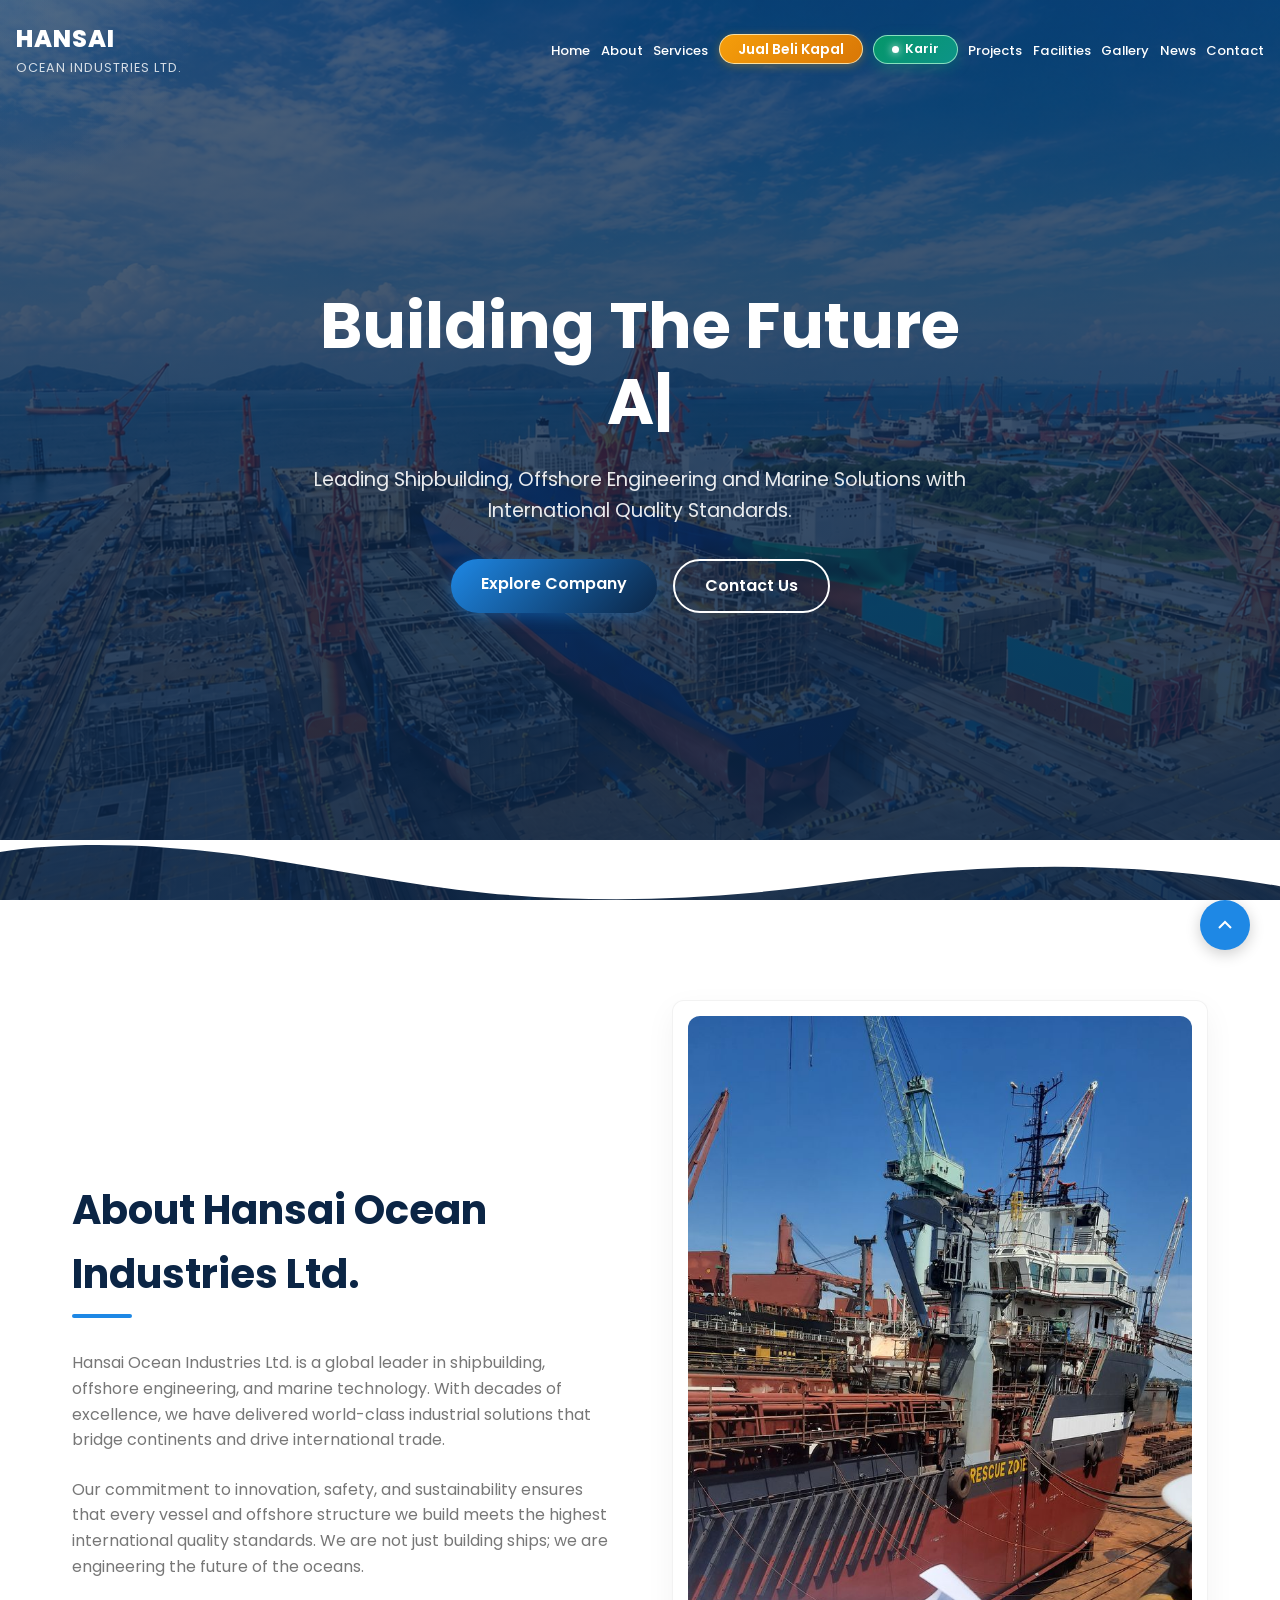
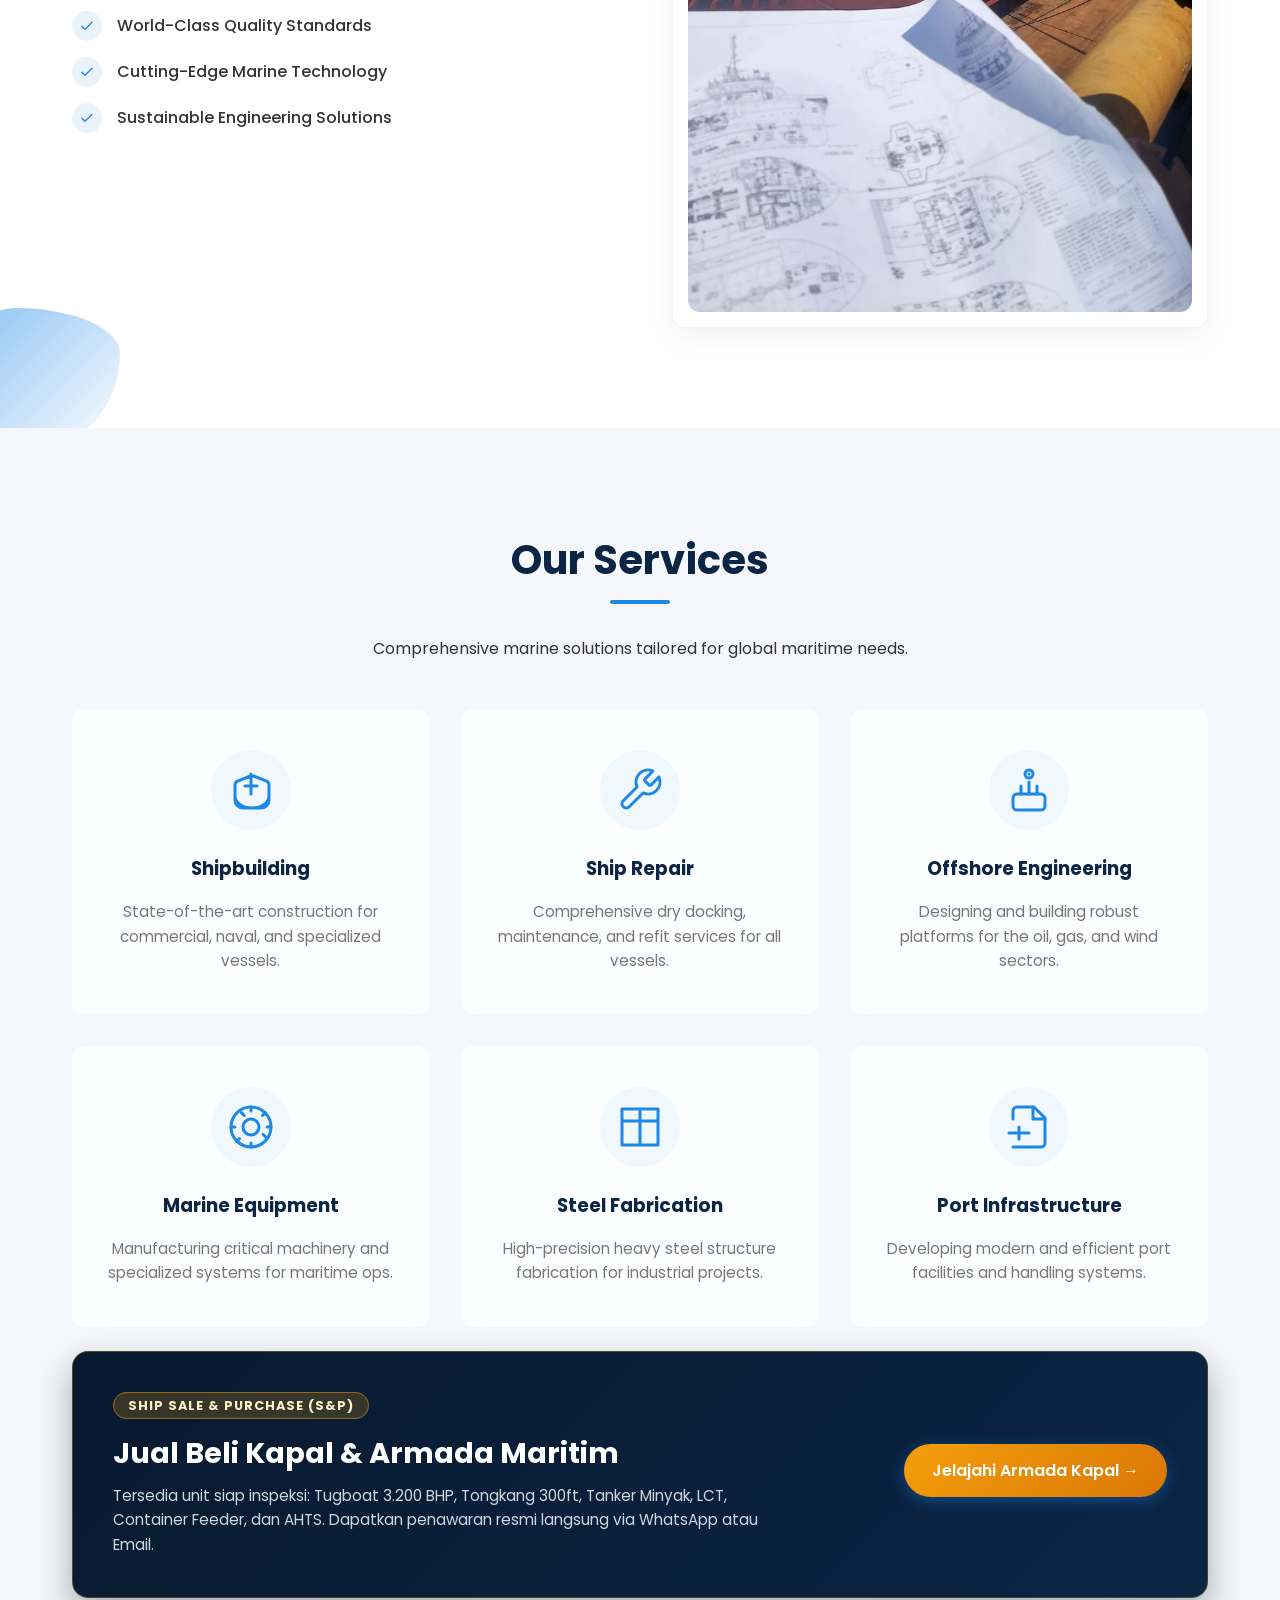
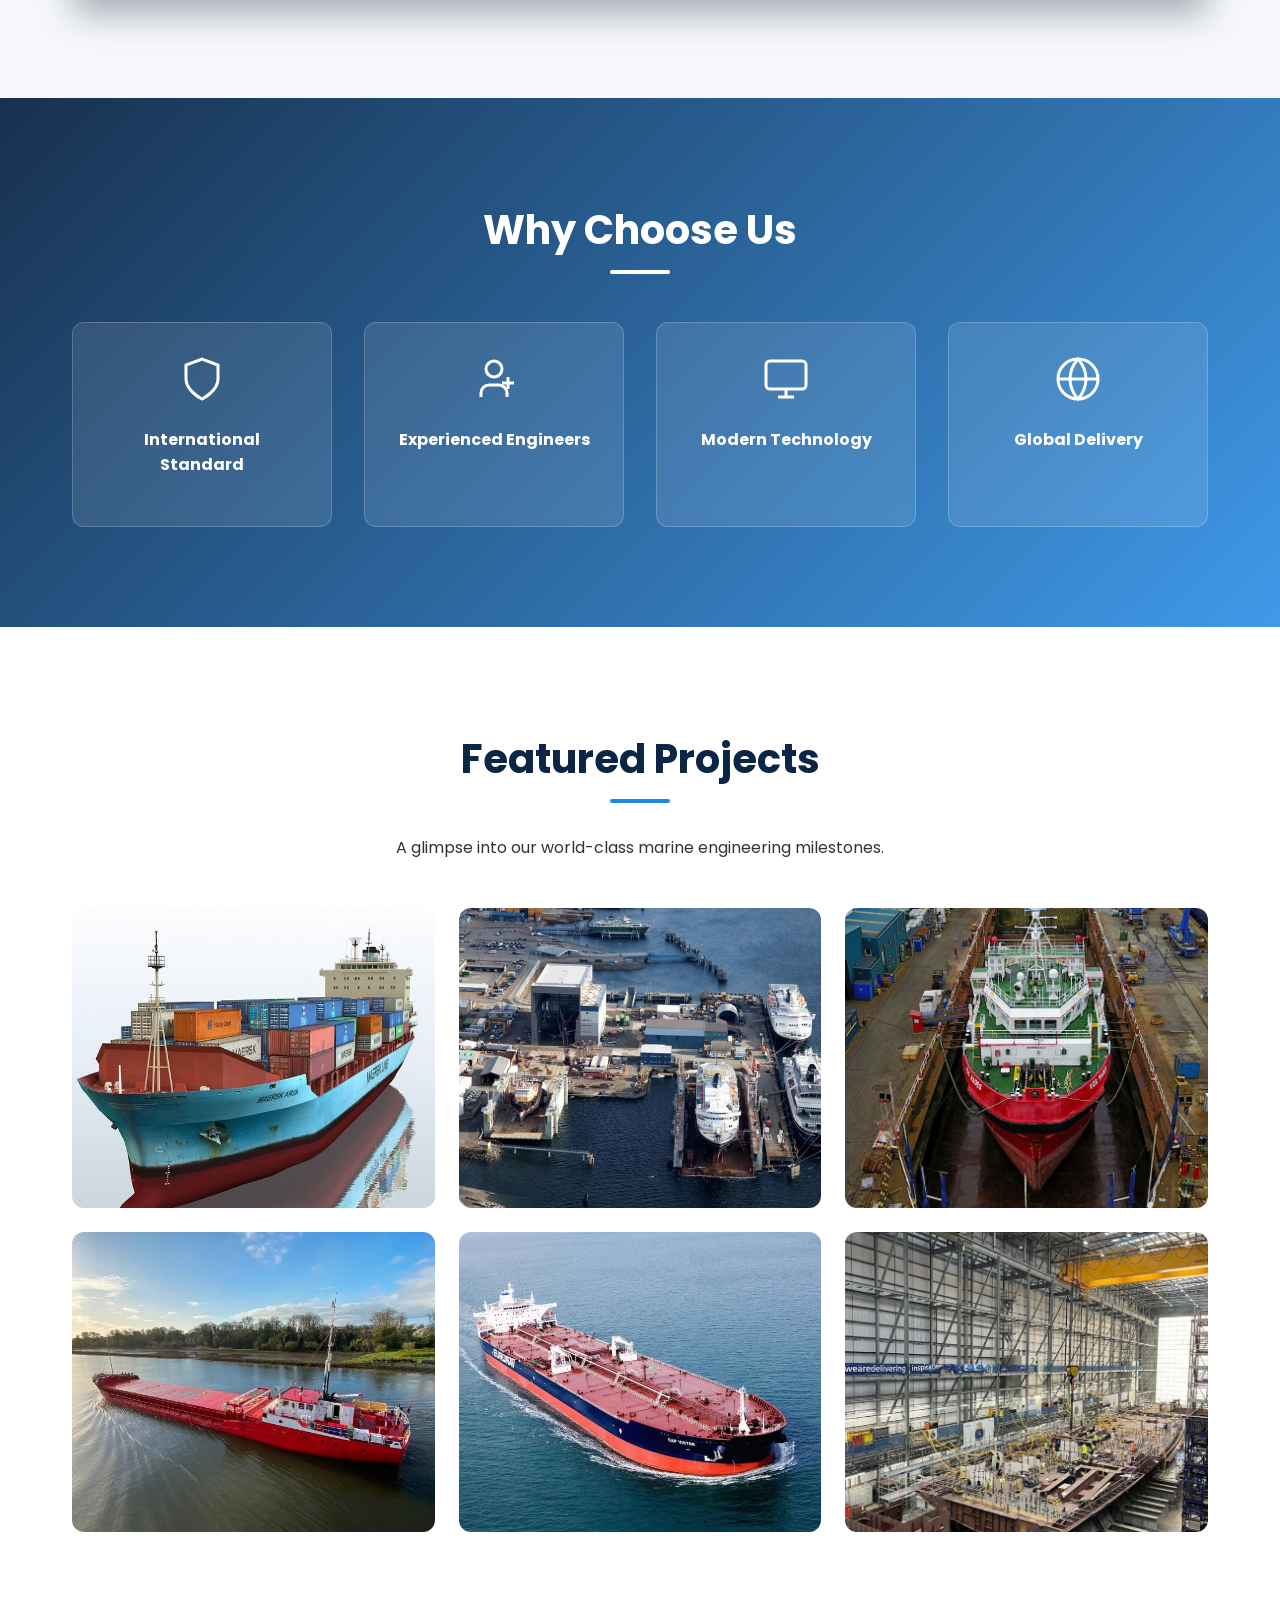
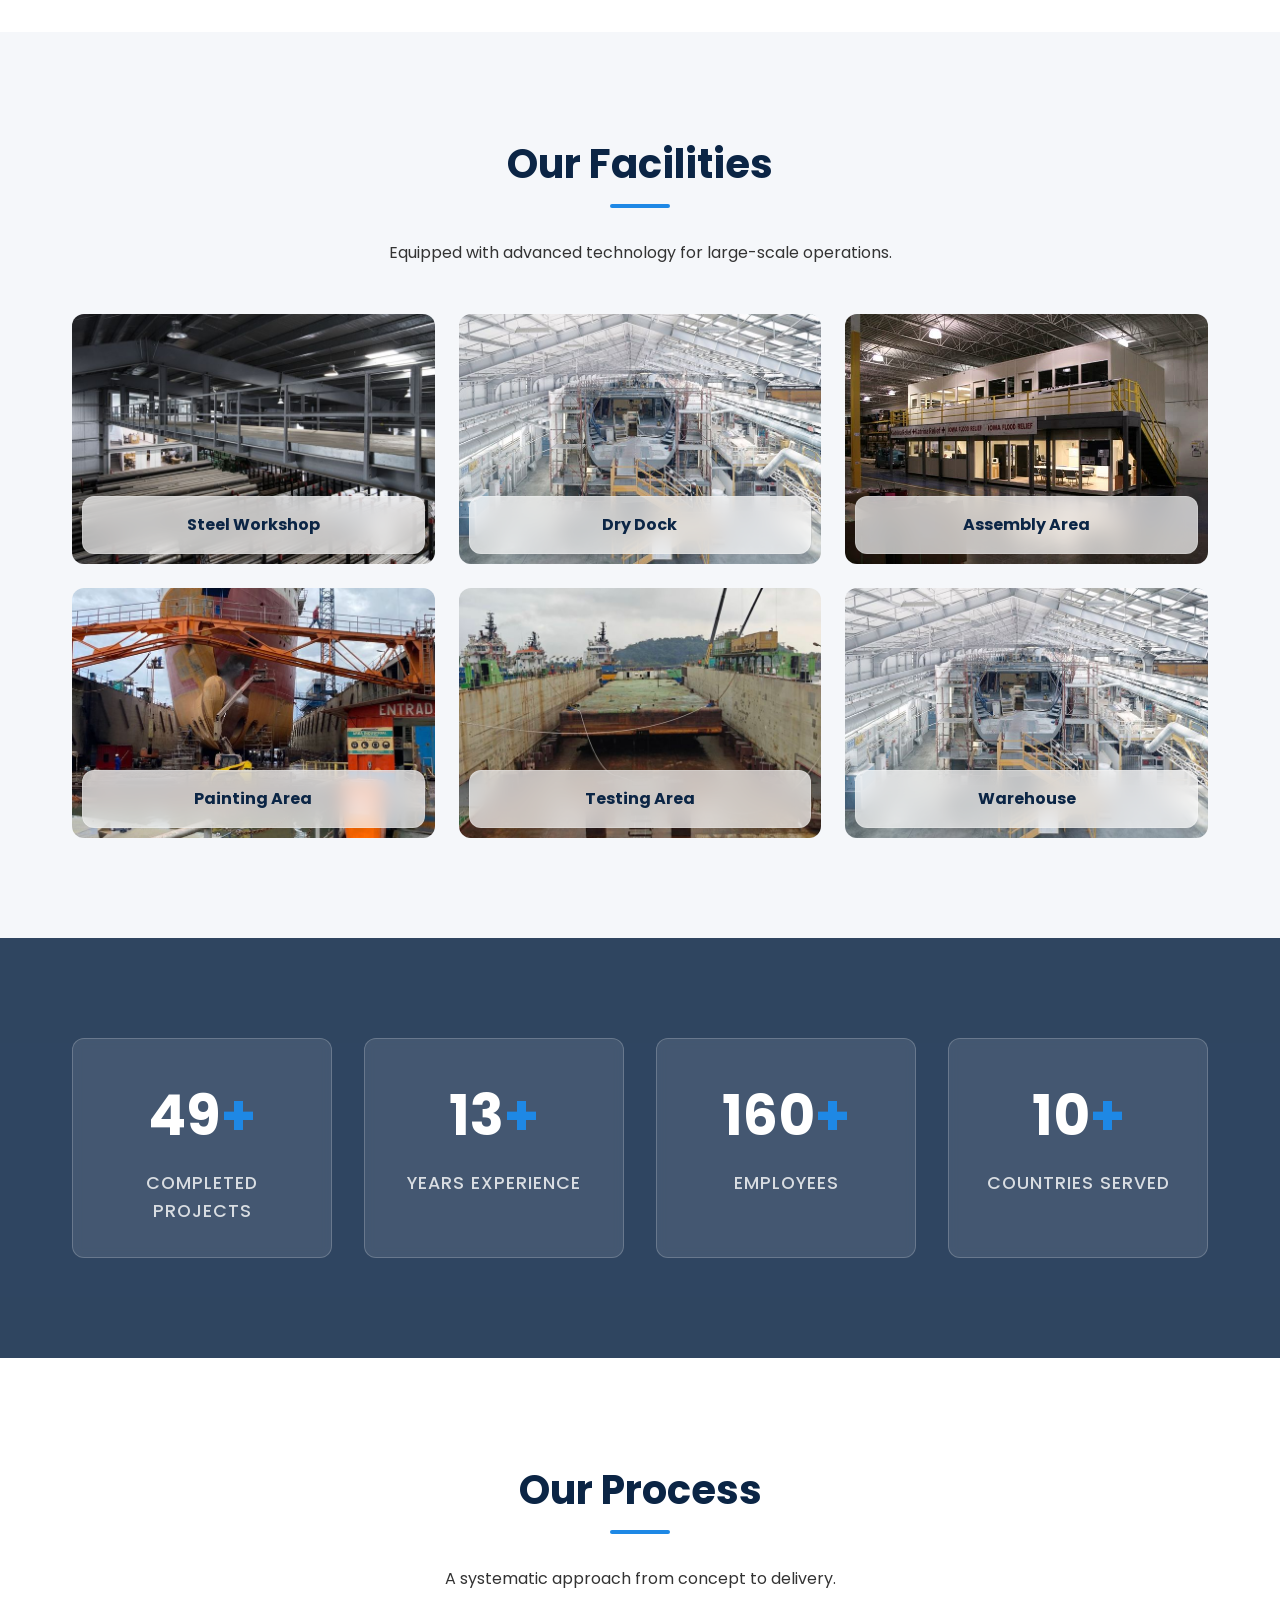
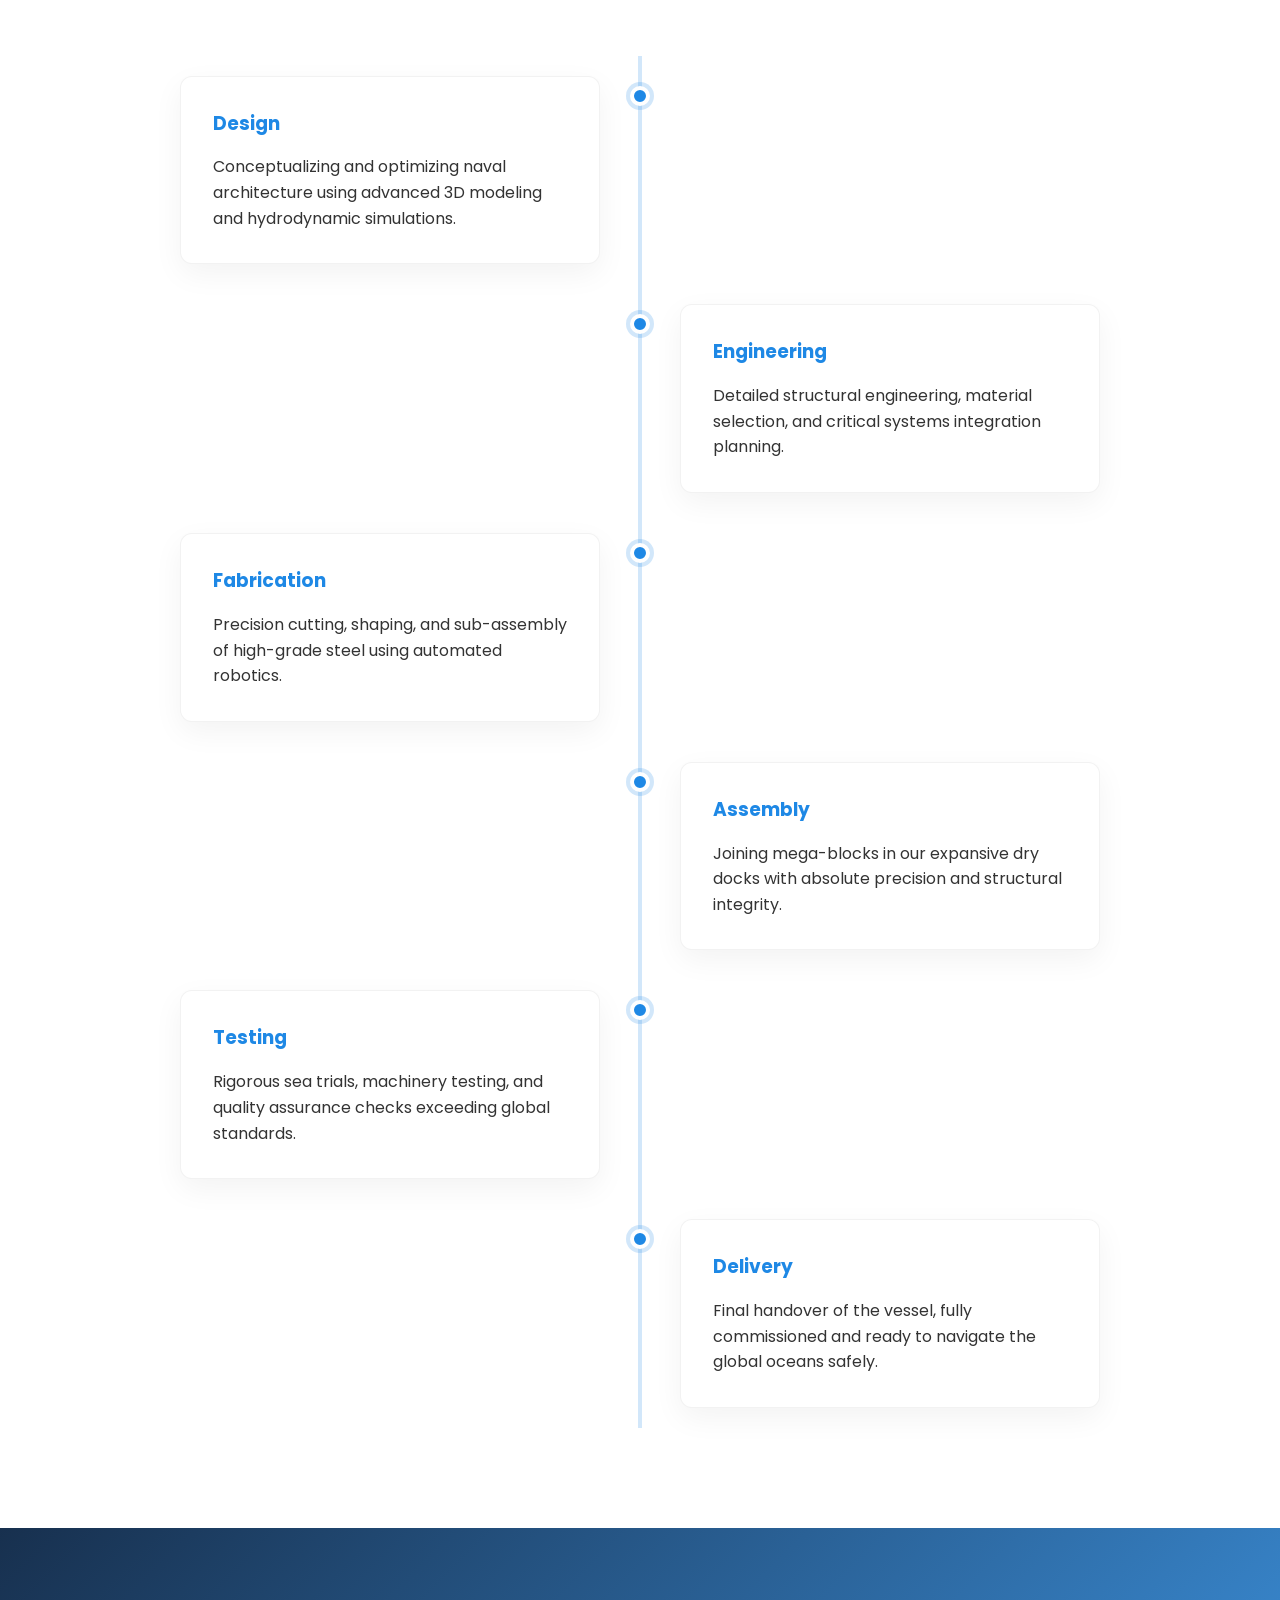
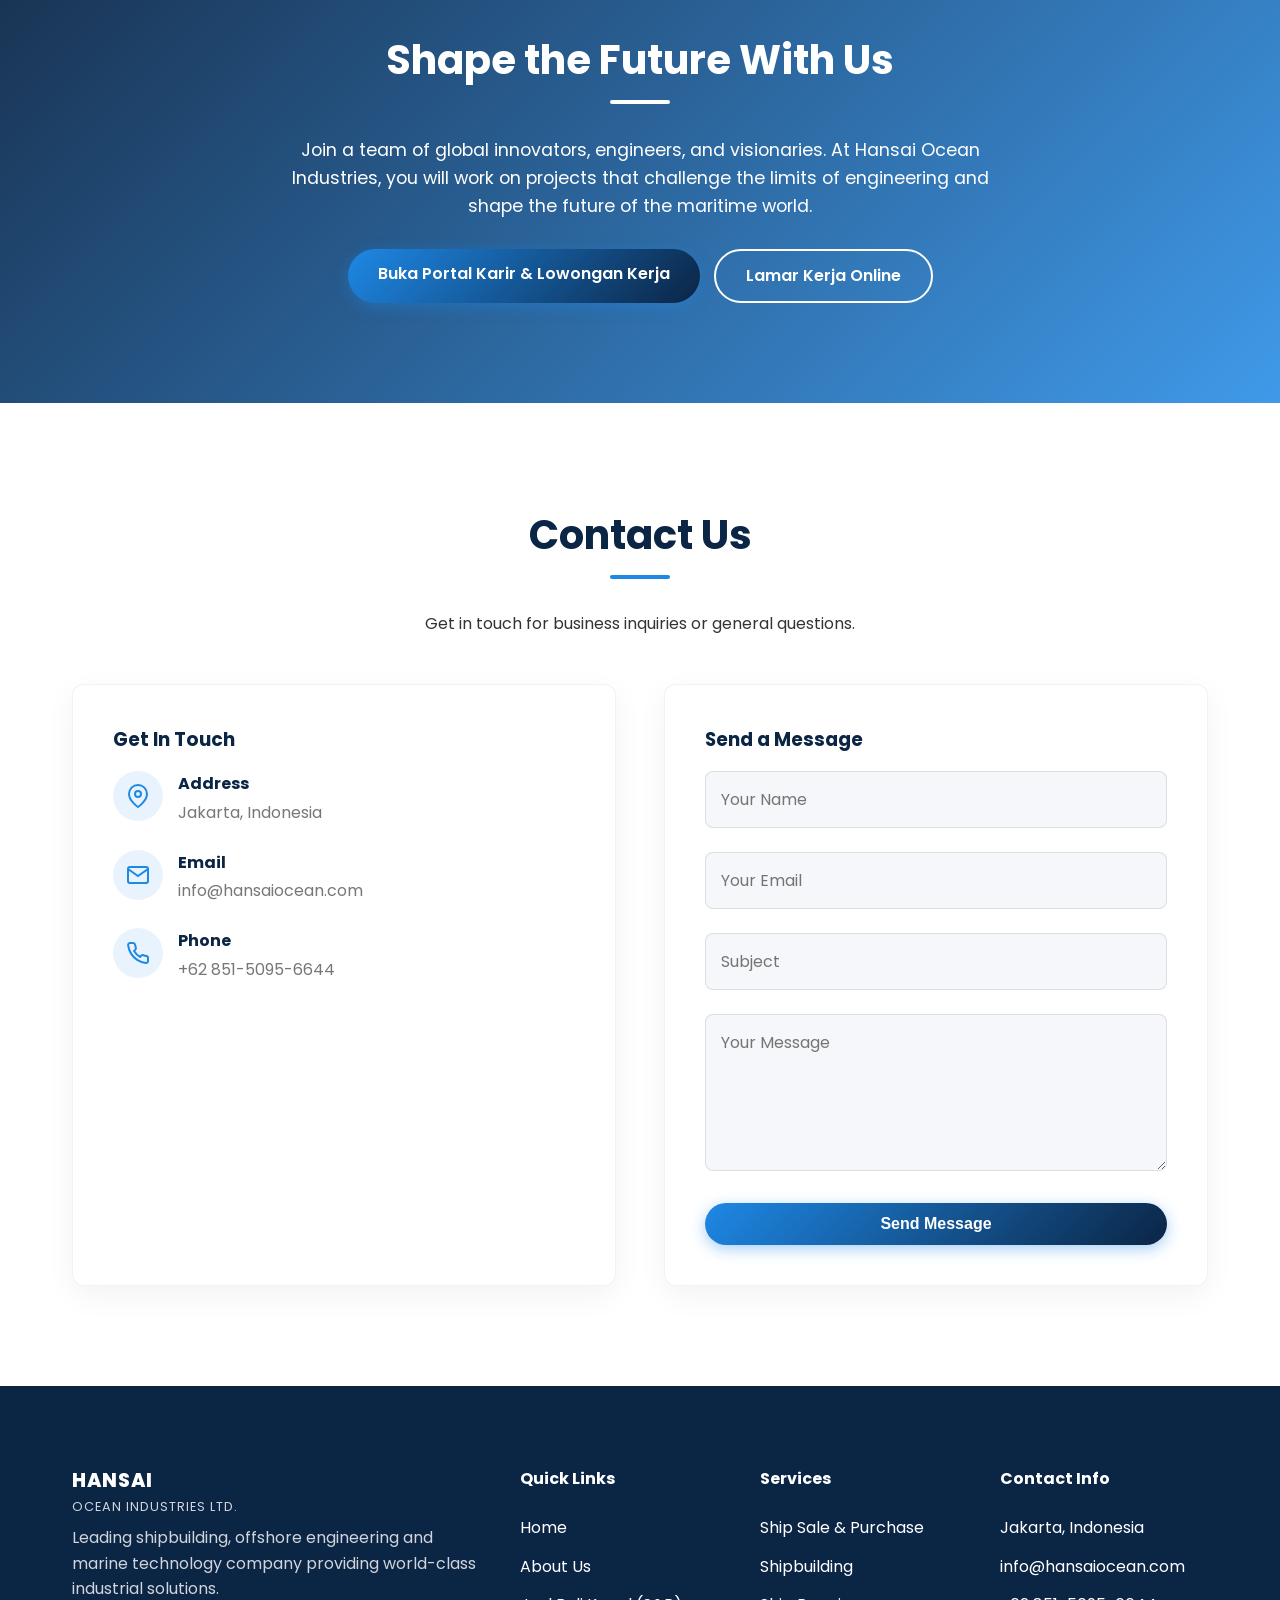
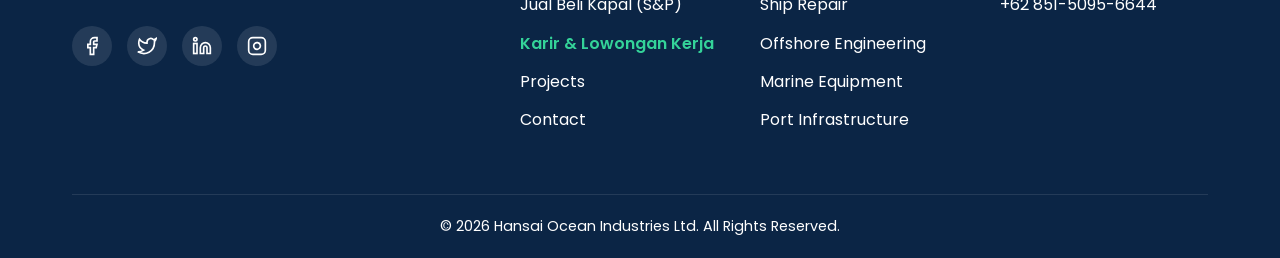
<file: index.html>
<!DOCTYPE html>
<html lang="en">

<head>
    <meta charset="UTF-8">
    <meta name="viewport" content="width=device-width, initial-scale=1.0">
    <meta name="title" content="Hansai Ocean Industries Ltd | Shipbuilding & Marine Engineering">
    <meta name="description"
        content="Hansai Ocean Industries Ltd is a leading shipbuilding, offshore engineering and marine technology company providing world-class industrial solutions.">
    <title>Hansai Ocean Industries Ltd | Shipbuilding & Marine Engineering</title>
    <!-- Google Fonts -->
    <link rel="preconnect" href="https://fonts.googleapis.com">
    <link rel="preconnect" href="https://fonts.gstatic.com" crossorigin>
    <link href="https://fonts.googleapis.com/css2?family=Poppins:wght@300;400;500;600;700;800&display=swap"
        rel="stylesheet">
    <link rel="stylesheet" href="style.css">
    <link rel="stylesheet" href="ship-sale-style.css">
    <link rel="stylesheet" href="career-style.css">
</head>

<body>
    <!-- Loading Screen -->
    <div id="loader">
        <div class="loader-content">
            <div class="spinner"></div>
            <h2>HANSAI</h2>
            <p>Loading the future...</p>
        </div>
    </div>

    <!-- Mouse Glow Effect -->
    <div class="cursor-glow"></div>

    <!-- Navbar -->
    <nav id="navbar">
        <div class="nav-container">
            <a href="#" class="logo">
                <span class="logo-text">HANSAI <span class="logo-sub">OCEAN INDUSTRIES LTD.</span></span>
            </a>
            <div class="menu-toggle" id="mobile-menu">
                <span class="bar"></span>
                <span class="bar"></span>
                <span class="bar"></span>
            </div>
            <ul class="nav-menu">
                <li><a href="#home" class="nav-link">Home</a></li>
                <li><a href="#about" class="nav-link">About</a></li>
                <li><a href="#services" class="nav-link">Services</a></li>
                <li><a href="jual-beli-kapal.html" class="nav-link nav-highlight-gold">Jual Beli Kapal</a></li>
                <li><a href="karir.html" class="nav-link nav-highlight-career"><span class="hiring-badge-dot"></span> Karir</a></li>
                <li><a href="#projects" class="nav-link">Projects</a></li>
                <li><a href="#facilities" class="nav-link">Facilities</a></li>
                <li><a href="#gallery" class="nav-link">Gallery</a></li>
                <li><a href="#news" class="nav-link">News</a></li>
                <li><a href="#contact" class="nav-link">Contact</a></li>
            </ul>
        </div>
    </nav>

    <!-- Scroll To Top -->
    <button id="scrollToTop" title="Go to top">
        <svg viewBox="0 0 24 24" width="24" height="24" stroke="currentColor" stroke-width="2" fill="none">
            <polyline points="18 15 12 9 6 15"></polyline>
        </svg>
    </button>

    <!-- Hero Section -->
    <section id="home" class="hero">
        <div class="hero-overlay"></div>
        <div class="hero-bg" style="background-image: url('assets/background.png');"></div>
        <div class="hero-content container">
            <h1 class="typing-text">Building The Future <br> Across The Oceans</h1>
            <p class="fade-in-up">Leading Shipbuilding, Offshore Engineering and Marine Solutions with International
                Quality Standards.</p>
            <div class="hero-buttons fade-in-up delay-1">
                <a href="#about" class="btn btn-primary ripple">Explore Company</a>
                <a href="#contact" class="btn btn-outline ripple">Contact Us</a>
            </div>
        </div>
        <div class="custom-shape-divider-bottom">
            <svg data-name="Layer 1" xmlns="http://www.w3.org/2000/svg" viewBox="0 0 1200 120"
                preserveAspectRatio="none">
                <path
                    d="M985.66,92.83C906.67,72,823.78,31,743.84,14.19c-82.26-17.34-168.06-16.33-250.45.39-57.84,11.73-114,31.07-172,41.86A600.21,600.21,0,0,1,0,27.35V120H1200V95.8C1132.19,118.92,1055.71,111.31,985.66,92.83Z"
                    class="shape-fill"></path>
            </svg>
        </div>
    </section>

    <!-- About Section -->
    <section id="about" class="about section-padding reveal">
        <div class="container">
            <div class="about-grid">
                <div class="about-text">
                    <h2 class="section-title">About Hansai Ocean Industries Ltd.</h2>
                    <div class="title-line"></div>
                    <p>Hansai Ocean Industries Ltd. is a global leader in shipbuilding, offshore engineering, and marine
                        technology. With decades of excellence, we have delivered world-class industrial solutions that
                        bridge continents and drive international trade.</p>
                    <p>Our commitment to innovation, safety, and sustainability ensures that every vessel and offshore
                        structure we build meets the highest international quality standards. We are not just building
                        ships; we are engineering the future of the oceans.</p>
                    <ul class="about-features">
                        <li>
                            <div class="feature-icon-small"><svg viewBox="0 0 24 24" width="16" height="16"
                                    stroke="currentColor" stroke-width="2" fill="none">
                                    <polyline points="20 6 9 17 4 12"></polyline>
                                </svg></div>
                            World-Class Quality Standards
                        </li>
                        <li>
                            <div class="feature-icon-small"><svg viewBox="0 0 24 24" width="16" height="16"
                                    stroke="currentColor" stroke-width="2" fill="none">
                                    <polyline points="20 6 9 17 4 12"></polyline>
                                </svg></div>
                            Cutting-Edge Marine Technology
                        </li>
                        <li>
                            <div class="feature-icon-small"><svg viewBox="0 0 24 24" width="16" height="16"
                                    stroke="currentColor" stroke-width="2" fill="none">
                                    <polyline points="20 6 9 17 4 12"></polyline>
                                </svg></div>
                            Sustainable Engineering Solutions
                        </li>
                    </ul>
                </div>
                <div class="about-image">
                    <div class="glass-card image-wrapper hover-scale">
                        <img src="assets/bour.jpg" alt="Shipyard">
                    </div>
                    <div class="floating-shape shape-1"></div>
                </div>
            </div>
        </div>
    </section>

    <!-- Services Section -->
    <section id="services" class="services section-padding bg-light reveal">
        <div class="container">
            <div class="section-header text-center">
                <h2 class="section-title">Our Services</h2>
                <div class="title-line center-line"></div>
                <p>Comprehensive marine solutions tailored for global maritime needs.</p>
            </div>
            <div class="services-grid">
                <div class="service-card rounded-card glassmorphism hover-scale">
                    <div class="icon-wrapper">
                        <svg viewBox="0 0 24 24" width="48" height="48" stroke="currentColor" stroke-width="1.5"
                            fill="none" stroke-linecap="round" stroke-linejoin="round">
                            <path
                                d="M4 15V9.454a2 2 0 0 1 1.258-1.855l6.5-2.6a2 2 0 0 1 1.484 0l6.5 2.6A2 2 0 0 1 21 9.454V15m-17 0c0 3.314 3.806 6 8.5 6s8.5-2.686 8.5-6m-17 0v2a4 4 0 0 0 4 4h9a4 4 0 0 0 4-4v-2M12 4v10m-3-4h6">
                            </path>
                        </svg>
                    </div>
                    <h3>Shipbuilding</h3>
                    <p>State-of-the-art construction for commercial, naval, and specialized vessels.</p>
                </div>
                <div class="service-card rounded-card glassmorphism hover-scale">
                    <div class="icon-wrapper">
                        <svg viewBox="0 0 24 24" width="48" height="48" stroke="currentColor" stroke-width="1.5"
                            fill="none" stroke-linecap="round" stroke-linejoin="round">
                            <path
                                d="M14.7 6.3a1 1 0 0 0 0 1.4l1.6 1.6a1 1 0 0 0 1.4 0l3.77-3.77a6 6 0 0 1-7.94 7.94l-6.91 6.91a2.12 2.12 0 0 1-3-3l6.91-6.91a6 6 0 0 1 7.94-7.94l-3.76 3.76z">
                            </path>
                        </svg>
                    </div>
                    <h3>Ship Repair</h3>
                    <p>Comprehensive dry docking, maintenance, and refit services for all vessels.</p>
                </div>
                <div class="service-card rounded-card glassmorphism hover-scale">
                    <div class="icon-wrapper">
                        <svg viewBox="0 0 24 24" width="48" height="48" stroke="currentColor" stroke-width="1.5"
                            fill="none" stroke-linecap="round" stroke-linejoin="round">
                            <rect x="4" y="14" width="16" height="8" rx="2" ry="2"></rect>
                            <path d="M12 14v-6m-4 6v-4m8 4v-4m-4-6h.01"></path>
                            <circle cx="12" cy="4" r="2"></circle>
                        </svg>
                    </div>
                    <h3>Offshore Engineering</h3>
                    <p>Designing and building robust platforms for the oil, gas, and wind sectors.</p>
                </div>
                <div class="service-card rounded-card glassmorphism hover-scale">
                    <div class="icon-wrapper">
                        <svg viewBox="0 0 24 24" width="48" height="48" stroke="currentColor" stroke-width="1.5"
                            fill="none" stroke-linecap="round" stroke-linejoin="round">
                            <circle cx="12" cy="12" r="10"></circle>
                            <circle cx="12" cy="12" r="4"></circle>
                            <path
                                d="M12 2v2m10 8h-2M12 22v-2M2 12h2m3.17-7.17l1.42 1.42m10.82 10.82l-1.42-1.42M19.17 4.83l-1.42 1.42M4.83 19.17l1.42-1.42">
                            </path>
                        </svg>
                    </div>
                    <h3>Marine Equipment</h3>
                    <p>Manufacturing critical machinery and specialized systems for maritime ops.</p>
                </div>
                <div class="service-card rounded-card glassmorphism hover-scale">
                    <div class="icon-wrapper">
                        <svg viewBox="0 0 24 24" width="48" height="48" stroke="currentColor" stroke-width="1.5"
                            fill="none" stroke-linecap="round" stroke-linejoin="round">
                            <path d="M3 3h18v18H3zM3 9h18m-9-6v18"></path>
                        </svg>
                    </div>
                    <h3>Steel Fabrication</h3>
                    <p>High-precision heavy steel structure fabrication for industrial projects.</p>
                </div>
                <div class="service-card rounded-card glassmorphism hover-scale">
                    <div class="icon-wrapper">
                        <svg viewBox="0 0 24 24" width="48" height="48" stroke="currentColor" stroke-width="1.5"
                            fill="none" stroke-linecap="round" stroke-linejoin="round">
                            <path d="M4 22h14a2 2 0 0 0 2-2V7.5L14.5 2H6a2 2 0 0 0-2 2v4"></path>
                            <polyline points="14 2 14 8 20 8"></polyline>
                            <path d="M2 15h10m-5-3v6"></path>
                        </svg>
                    </div>
                    <h3>Port Infrastructure</h3>
                    <p>Developing modern and efficient port facilities and handling systems.</p>
                </div>
            </div>

            <!-- Ship Sale & Purchase Spotlight Banner -->
            <div class="ship-spotlight-banner glass-card hover-scale" style="margin-top: 1.5rem; background: linear-gradient(135deg, #07192f, #0b2545); color: white; padding: 2.5rem; border-radius: 16px; display: flex; align-items: center; justify-content: space-between; flex-wrap: wrap; gap: 1.5rem; border: 1px solid rgba(245, 158, 11, 0.3); box-shadow: 0 15px 35px rgba(7,25,47,0.35);">
                <div style="max-width: 650px;">
                    <span style="background: rgba(245, 158, 11, 0.2); border: 1px solid rgba(245, 158, 11, 0.5); padding: 4px 14px; border-radius: 20px; font-size: 0.8rem; font-weight: 700; text-transform: uppercase; letter-spacing: 1px; color: #fef3c7;">Ship Sale & Purchase (S&P)</span>
                    <h3 style="color: white; font-size: 1.8rem; margin: 0.8rem 0 0.5rem 0;">Jual Beli Kapal & Armada Maritim</h3>
                    <p style="color: #cfd8dc; margin: 0; font-size: 0.95rem;">Tersedia unit siap inspeksi: Tugboat 3.200 BHP, Tongkang 300ft, Tanker Minyak, LCT, Container Feeder, dan AHTS. Dapatkan penawaran resmi langsung via WhatsApp atau Email.</p>
                </div>
                <div>
                    <a href="jual-beli-kapal.html" class="btn btn-primary ripple" style="background: linear-gradient(135deg, #f59e0b, #d97706); border: none; white-space: nowrap; font-size: 1rem; padding: 14px 28px; color: #ffffff;">Jelajahi Armada Kapal &rarr;</a>
                </div>
            </div>
        </div>
    </section>

    <!-- Why Choose Us Section -->
    <section class="why-choose-us parallax-bg reveal">
        <div class="overlay-blue gradient-overlay"></div>
        <div class="container relative z-index-1">
            <div class="section-header text-center text-white">
                <h2 class="section-title text-white">Why Choose Us</h2>
                <div class="title-line center-line bg-white"></div>
            </div>
            <div class="features-grid">
                <div class="feature-item glass-card-dark hover-scale">
                    <div class="feature-icon">
                        <svg viewBox="0 0 24 24" width="48" height="48" stroke="currentColor" stroke-width="1.5"
                            fill="none">
                            <path d="M12 22s8-4 8-10V5l-8-3-8 3v7c0 6 8 10 8 10z"></path>
                        </svg>
                    </div>
                    <h4 class="text-white">International Standard</h4>
                </div>
                <div class="feature-item glass-card-dark hover-scale">
                    <div class="feature-icon">
                        <svg viewBox="0 0 24 24" width="48" height="48" stroke="currentColor" stroke-width="1.5"
                            fill="none">
                            <circle cx="12" cy="7" r="4"></circle>
                            <path d="M5.5 21v-2a4 4 0 0 1 4-4h5a4 4 0 0 1 4 4v2"></path>
                            <path d="M19 11v6m3-3h-6"></path>
                        </svg>
                    </div>
                    <h4 class="text-white">Experienced Engineers</h4>
                </div>
                <div class="feature-item glass-card-dark hover-scale">
                    <div class="feature-icon">
                        <svg viewBox="0 0 24 24" width="48" height="48" stroke="currentColor" stroke-width="1.5"
                            fill="none">
                            <rect x="2" y="3" width="20" height="14" rx="2" ry="2"></rect>
                            <line x1="8" y1="21" x2="16" y2="21"></line>
                            <line x1="12" y1="17" x2="12" y2="21"></line>
                        </svg>
                    </div>
                    <h4 class="text-white">Modern Technology</h4>
                </div>
                <div class="feature-item glass-card-dark hover-scale">
                    <div class="feature-icon">
                        <svg viewBox="0 0 24 24" width="48" height="48" stroke="currentColor" stroke-width="1.5"
                            fill="none">
                            <circle cx="12" cy="12" r="10"></circle>
                            <line x1="2" y1="12" x2="22" y2="12"></line>
                            <path
                                d="M12 2a15.3 15.3 0 0 1 4 10 15.3 15.3 0 0 1-4 10 15.3 15.3 0 0 1-4-10 15.3 15.3 0 0 1 4-10z">
                            </path>
                        </svg>
                    </div>
                    <h4 class="text-white">Global Delivery</h4>
                </div>
            </div>
        </div>
    </section>

    <!-- Projects Section -->
    <section id="projects" class="projects section-padding reveal">
        <div class="container">
            <div class="section-header text-center">
                <h2 class="section-title">Featured Projects</h2>
                <div class="title-line center-line"></div>
                <p>A glimpse into our world-class marine engineering milestones.</p>
            </div>

            <div class="gallery-grid" id="gallery">
                <div class="gallery-item">
                    <img src="assets/Max Container Ship Maersk Arun.jpg" alt="Container Ship">
                    <div class="gallery-overlay">
                        <div class="overlay-content">
                            <h3>Container Ship</h3>
                            <p>Ultra Large Container Vessel</p>
                        </div>
                    </div>
                </div>
                <div class="gallery-item">
                    <img src="assets/lala.jpg" alt="Shipyard">
                    <div class="gallery-overlay">
                        <div class="overlay-content">
                            <h3>Shipyard</h3>
                            <p>Modernized Assembly Facilities</p>
                        </div>
                    </div>
                </div>
                <div class="gallery-item">
                    <img src="assets/drydock (1).jpg" alt="Dry Dock">
                    <div class="gallery-overlay">
                        <div class="overlay-content">
                            <h3>Dry Dock</h3>
                            <p>Megaship Maintenance</p>
                        </div>
                    </div>
                </div>
                <div class="gallery-item">
                    <img src="assets/KOOPVAARDIJ (1).jpg" alt="Cargo Ship">
                    <div class="gallery-overlay">
                        <div class="overlay-content">
                            <h3>Cargo Ship</h3>
                            <p>Next-Gen Bulk Carrier</p>
                        </div>
                    </div>
                </div>
                <div class="gallery-item">
                    <img src="assets/oil (2).jpg" alt="Oil Tanker">
                    <div class="gallery-overlay">
                        <div class="overlay-content">
                            <h3>Oil Tanker</h3>
                            <p>Eco-friendly VLCC</p>
                        </div>
                    </div>
                </div>
                <div class="gallery-item">
                    <img src="assets/marine.jpg" alt="Marine Construction">
                    <div class="gallery-overlay">
                        <div class="overlay-content">
                            <h3>Marine Construction</h3>
                            <p>Offshore Platform Development</p>
                        </div>
                    </div>
                </div>
            </div>
        </div>
    </section>

    <!-- Facilities Section -->
    <section id="facilities" class="facilities section-padding bg-light reveal">
        <div class="container">
            <div class="section-header text-center">
                <h2 class="section-title">Our Facilities</h2>
                <div class="title-line center-line"></div>
                <p>Equipped with advanced technology for large-scale operations.</p>
            </div>

            <div class="facilities-grid">
                <div class="facility-card hover-scale">
                    <img src="assets/Yared Warehouse _ Atelier130.jpg" alt="Steel Workshop">
                    <div class="facility-info glassmorphism">
                        <h4>Steel Workshop</h4>
                    </div>
                </div>
                <div class="facility-card hover-scale">
                    <img src="assets/A Sneak Peek at Where They Make the World's Coolest Yachts.jpg" alt="Dry Dock">
                    <div class="facility-info glassmorphism">
                        <h4>Dry Dock</h4>
                    </div>
                </div>
                <div class="facility-card hover-scale">
                    <img src="assets/Two Story Modular Mezzanine Offices - Smart Space Mezzanines & Staircases.jpg"
                        alt="Assembly Area">
                    <div class="facility-info glassmorphism">
                        <h4>Assembly Area</h4>
                    </div>
                </div>
                <div class="facility-card hover-scale">
                    <img src="assets/다운로드 (3).jpg" alt="Painting Area">
                    <div class="facility-info glassmorphism">
                        <h4>Painting Area</h4>
                    </div>
                </div>
                <div class="facility-card hover-scale">
                    <img src="assets/다운로드 (4).jpg" alt="Testing Area">
                    <div class="facility-info glassmorphism">
                        <h4>Testing Area</h4>
                    </div>
                </div>
                <div class="facility-card hover-scale">
                    <img src="assets/A Sneak Peek at Where They Make the World's Coolest Yachts.jpg" alt="Warehouse">
                    <div class="facility-info glassmorphism">
                        <h4>Warehouse</h4>
                    </div>
                </div>
            </div>
        </div>
    </section>

    <!-- Statistics Section -->
    <section class="statistics parallax-bg reveal"
        style="background-image: url('https://upload.wikimedia.org/wikipedia/commons/thumb/4/4b/Container_ship_CMA_CGM_Alexander_von_Humboldt.jpg/1920px-Container_ship_CMA_CGM_Alexander_von_Humboldt.jpg');">
        <div class="overlay-dark"></div>
        <div class="container relative z-index-1">
            <div class="stats-grid">
                <div class="stat-item glass-card-dark">
                    <h3 class="counter-box"><span class="counter" data-target="150">0</span><span class="plus">+</span>
                    </h3>
                    <p>Completed Projects</p>
                </div>
                <div class="stat-item glass-card-dark">
                    <h3 class="counter-box"><span class="counter" data-target="40">0</span><span class="plus">+</span>
                    </h3>
                    <p>Years Experience</p>
                </div>
                <div class="stat-item glass-card-dark">
                    <h3 class="counter-box"><span class="counter" data-target="500">0</span><span class="plus">+</span>
                    </h3>
                    <p>Employees</p>
                </div>
                <div class="stat-item glass-card-dark">
                    <h3 class="counter-box"><span class="counter" data-target="30">0</span><span class="plus">+</span>
                    </h3>
                    <p>Countries Served</p>
                </div>
            </div>
        </div>
    </section>

    <!-- Our Process Section -->
    <section class="process section-padding reveal">
        <div class="container">
            <div class="section-header text-center">
                <h2 class="section-title">Our Process</h2>
                <div class="title-line center-line"></div>
                <p>A systematic approach from concept to delivery.</p>
            </div>

            <div class="timeline">
                <div class="timeline-line"></div>
                <div class="timeline-item left">
                    <div class="timeline-dot"></div>
                    <div class="timeline-content glass-card hover-scale">
                        <h3>Design</h3>
                        <p>Conceptualizing and optimizing naval architecture using advanced 3D modeling and hydrodynamic
                            simulations.</p>
                    </div>
                </div>
                <div class="timeline-item right">
                    <div class="timeline-dot"></div>
                    <div class="timeline-content glass-card hover-scale">
                        <h3>Engineering</h3>
                        <p>Detailed structural engineering, material selection, and critical systems integration
                            planning.</p>
                    </div>
                </div>
                <div class="timeline-item left">
                    <div class="timeline-dot"></div>
                    <div class="timeline-content glass-card hover-scale">
                        <h3>Fabrication</h3>
                        <p>Precision cutting, shaping, and sub-assembly of high-grade steel using automated robotics.
                        </p>
                    </div>
                </div>
                <div class="timeline-item right">
                    <div class="timeline-dot"></div>
                    <div class="timeline-content glass-card hover-scale">
                        <h3>Assembly</h3>
                        <p>Joining mega-blocks in our expansive dry docks with absolute precision and structural
                            integrity.</p>
                    </div>
                </div>
                <div class="timeline-item left">
                    <div class="timeline-dot"></div>
                    <div class="timeline-content glass-card hover-scale">
                        <h3>Testing</h3>
                        <p>Rigorous sea trials, machinery testing, and quality assurance checks exceeding global
                            standards.</p>
                    </div>
                </div>
                <div class="timeline-item right">
                    <div class="timeline-dot"></div>
                    <div class="timeline-content glass-card hover-scale">
                        <h3>Delivery</h3>
                        <p>Final handover of the vessel, fully commissioned and ready to navigate the global oceans
                            safely.</p>
                    </div>
                </div>
            </div>
        </div>
    </section>



    <!-- Career Section -->
    <section id="career" class="career section-padding reveal parallax-bg"
        style="background-image: url('https://upload.wikimedia.org/wikipedia/commons/thumb/4/45/Navantia_Shipyard_in_Ferrol%2C_Spain.jpg/1920px-Navantia_Shipyard_in_Ferrol%2C_Spain.jpg');">
        <div class="overlay-blue"></div>
        <div class="container text-center relative z-index-1 text-white">
            <h2 class="section-title text-white">Shape the Future With Us</h2>
            <div class="title-line center-line bg-white"></div>
            <p class="career-desc">Join a team of global innovators, engineers, and visionaries. At Hansai Ocean
                Industries, you will work on projects that challenge the limits of engineering and shape the future of
                the maritime world.</p>
            <div style="display: flex; gap: 14px; justify-content: center; flex-wrap: wrap; margin-top: 1.8rem;">
                <a href="karir.html" class="btn btn-primary ripple">Buka Portal Karir & Lowongan Kerja</a>
                <a href="karir.html#form-lamaran" class="btn btn-outline ripple" style="color: #ffffff; border-color: #ffffff;">Lamar Kerja Online</a>
            </div>
        </div>
    </section>

    <!-- Contact Section -->
    <section id="contact" class="contact section-padding reveal">
        <div class="container">
            <div class="section-header text-center">
                <h2 class="section-title">Contact Us</h2>
                <div class="title-line center-line"></div>
                <p>Get in touch for business inquiries or general questions.</p>
            </div>

            <div class="contact-grid">
                <div class="contact-info glass-card">
                    <h3>Get In Touch</h3>
                    <div class="info-item">
                        <div class="info-icon">
                            <svg viewBox="0 0 24 24" width="24" height="24" stroke="currentColor" stroke-width="2"
                                fill="none">
                                <path d="M21 10c0 7-9 13-9 13s-9-6-9-13a9 9 0 0 1 18 0z"></path>
                                <circle cx="12" cy="10" r="3"></circle>
                            </svg>
                        </div>
                        <div>
                            <h4>Address</h4>
                            <p>Jakarta, Indonesia</p>
                        </div>
                    </div>
                    <div class="info-item">
                        <div class="info-icon">
                            <svg viewBox="0 0 24 24" width="24" height="24" stroke="currentColor" stroke-width="2"
                                fill="none">
                                <path d="M4 4h16c1.1 0 2 .9 2 2v12c0 1.1-.9 2-2 2H4c-1.1 0-2-.9-2-2V6c0-1.1.9-2 2-2z">
                                </path>
                                <polyline points="22,6 12,13 2,6"></polyline>
                            </svg>
                        </div>
                        <div>
                            <h4>Email</h4>
                            <p>info@hansaiocean.com</p>
                        </div>
                    </div>
                    <div class="info-item">
                        <div class="info-icon">
                            <svg viewBox="0 0 24 24" width="24" height="24" stroke="currentColor" stroke-width="2"
                                fill="none">
                                <path
                                    d="M22 16.92v3a2 2 0 0 1-2.18 2 19.79 19.79 0 0 1-8.63-3.07 19.5 19.5 0 0 1-6-6 19.79 19.79 0 0 1-3.07-8.67A2 2 0 0 1 4.11 2h3a2 2 0 0 1 2 1.72 12.84 12.84 0 0 0 .7 2.81 2 2 0 0 1-.45 2.11L8.09 9.91a16 16 0 0 0 6 6l1.27-1.27a2 2 0 0 1 2.11-.45 12.84 12.84 0 0 0 2.81.7A2 2 0 0 1 22 16.92z">
                                </path>
                            </svg>
                        </div>
                        <div>
                            <h4>Phone</h4>
                            <p>+62 851-5095-6644</p>
                        </div>
                    </div>

                    <div class="map-container rounded-card">
                        <iframe
                            src="https://www.google.com/maps/embed?pb=!1m18!1m12!1m3!1d126920.24009772658!2d106.74542289416568!3d-6.22974649666063!2m3!1f0!2f0!3f0!3m2!1i1024!2i768!4f13.1!3m3!1m2!1s0x2e69f3e945e34b9d%3A0x100c5e82dd4b820!2sJakarta%2C%20Indonesia!5e0!3m2!1sen!2sid!4v1699999999999!5m2!1sen!2sid"
                            width="100%" height="200" style="border:0;" allowfullscreen="" loading="lazy"
                            referrerpolicy="no-referrer-when-downgrade"></iframe>
                    </div>
                </div>

                <div class="contact-form glass-card">
                    <h3>Send a Message</h3>
                    <form id="contactForm">
                        <div class="form-group">
                            <input type="text" id="name" required placeholder="Your Name">
                        </div>
                        <div class="form-group">
                            <input type="email" id="email" required placeholder="Your Email">
                        </div>
                        <div class="form-group">
                            <input type="text" id="subject" required placeholder="Subject">
                        </div>
                        <div class="form-group">
                            <textarea id="message" rows="5" required placeholder="Your Message"></textarea>
                        </div>
                        <button type="submit" class="btn btn-primary ripple w-100">Send Message</button>
                    </form>
                </div>
            </div>
        </div>
    </section>

    <!-- Footer -->
    <footer class="footer">
        <div class="container">
            <div class="footer-grid">
                <div class="footer-about">
                    <a href="#" class="logo footer-logo">
                        <span class="logo-text text-white">HANSAI <br><span class="logo-sub text-gray">OCEAN INDUSTRIES
                                LTD.</span></span>
                    </a>
                    <p class="mt-2 text-gray">Leading shipbuilding, offshore engineering and marine technology company
                        providing world-class industrial solutions.</p>
                    <div class="social-icons">
                        <a href="#" class="hover-scale"><svg viewBox="0 0 24 24" width="20" height="20"
                                stroke="currentColor" stroke-width="2" fill="none">
                                <path d="M18 2h-3a5 5 0 0 0-5 5v3H7v4h3v8h4v-8h3l1-4h-4V7a1 1 0 0 1 1-1h3z"></path>
                            </svg></a>
                        <a href="#" class="hover-scale"><svg viewBox="0 0 24 24" width="20" height="20"
                                stroke="currentColor" stroke-width="2" fill="none">
                                <path
                                    d="M23 3a10.9 10.9 0 0 1-3.14 1.53 4.48 4.48 0 0 0-7.86 3v1A10.66 10.66 0 0 1 3 4s-4 9 5 13a11.64 11.64 0 0 1-7 2c9 5 20 0 20-11.5a4.5 4.5 0 0 0-.08-.83A7.72 7.72 0 0 0 23 3z">
                                </path>
                            </svg></a>
                        <a href="#" class="hover-scale"><svg viewBox="0 0 24 24" width="20" height="20"
                                stroke="currentColor" stroke-width="2" fill="none">
                                <path
                                    d="M16 8a6 6 0 0 1 6 6v7h-4v-7a2 2 0 0 0-2-2 2 2 0 0 0-2 2v7h-4v-7a6 6 0 0 1 6-6z">
                                </path>
                                <rect x="2" y="9" width="4" height="12"></rect>
                                <circle cx="4" cy="4" r="2"></circle>
                            </svg></a>
                        <a href="#" class="hover-scale"><svg viewBox="0 0 24 24" width="20" height="20"
                                stroke="currentColor" stroke-width="2" fill="none">
                                <rect x="2" y="2" width="20" height="20" rx="5" ry="5"></rect>
                                <path d="M16 11.37A4 4 0 1 1 12.63 8 4 4 0 0 1 16 11.37z"></path>
                                <line x1="17.5" y1="6.5" x2="17.51" y2="6.5"></line>
                            </svg></a>
                    </div>
                </div>
                <div class="footer-links">
                    <h4>Quick Links</h4>
                    <ul>
                        <li><a href="#home">Home</a></li>
                        <li><a href="#about">About Us</a></li>
                        <li><a href="jual-beli-kapal.html">Jual Beli Kapal (S&P)</a></li>
                        <li><a href="karir.html" style="color: #34d399; font-weight: 600;">Karir & Lowongan Kerja</a></li>
                        <li><a href="#projects">Projects</a></li>
                        <li><a href="#contact">Contact</a></li>
                    </ul>
                </div>
                <div class="footer-links">
                    <h4>Services</h4>
                    <ul>
                        <li><a href="jual-beli-kapal.html">Ship Sale & Purchase</a></li>
                        <li><a href="#services">Shipbuilding</a></li>
                        <li><a href="#services">Ship Repair</a></li>
                        <li><a href="#services">Offshore Engineering</a></li>
                        <li><a href="#services">Marine Equipment</a></li>
                        <li><a href="#services">Port Infrastructure</a></li>
                    </ul>
                </div>
                <div class="footer-contact">
                    <h4>Contact Info</h4>
                    <p>Jakarta, Indonesia</p>
                    <p>info@hansaiocean.com</p>
                    <p>+62 851-5095-6644</p>
                </div>
            </div>
            <div class="footer-bottom">
                <p>&copy; <span id="year"></span> Hansai Ocean Industries Ltd. All Rights Reserved.</p>
            </div>
        </div>
    </footer>

    <!-- Scripts -->
    <script src="script.js"></script>
</body>

</html>
</file>
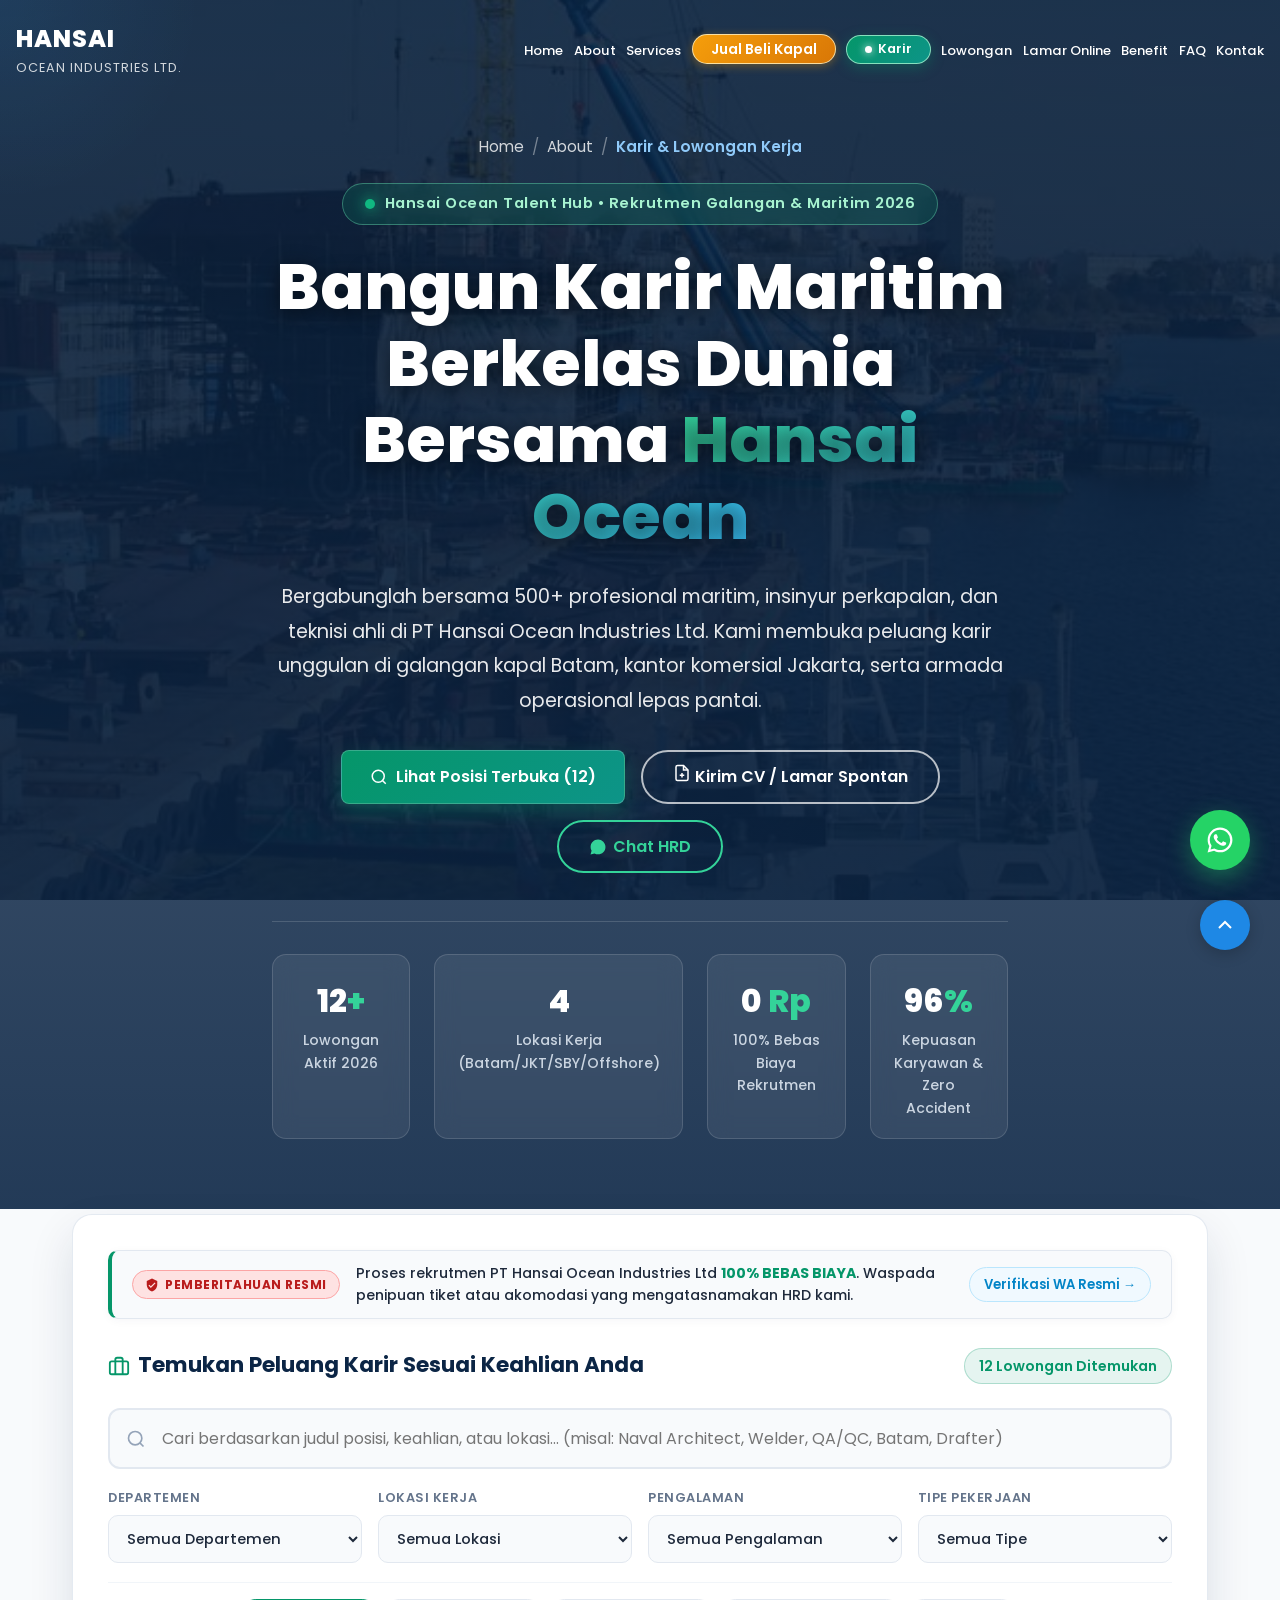
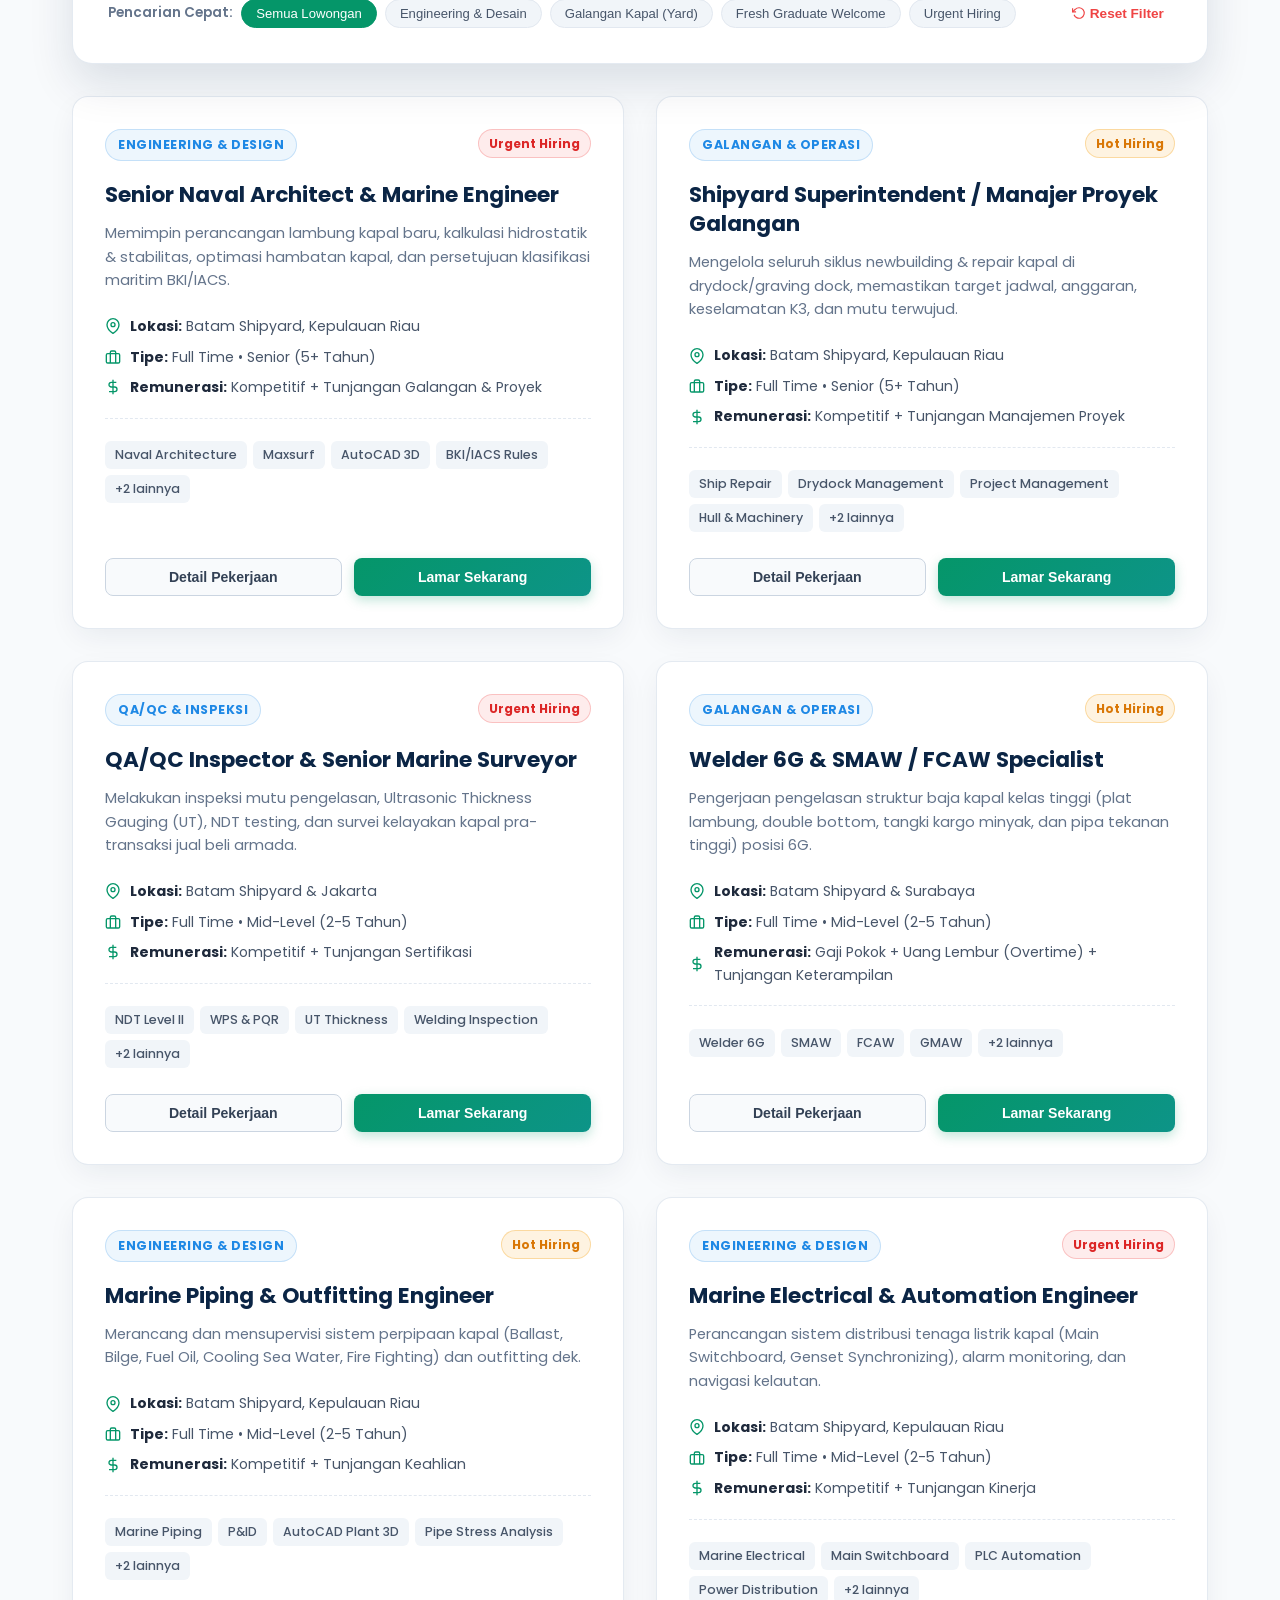
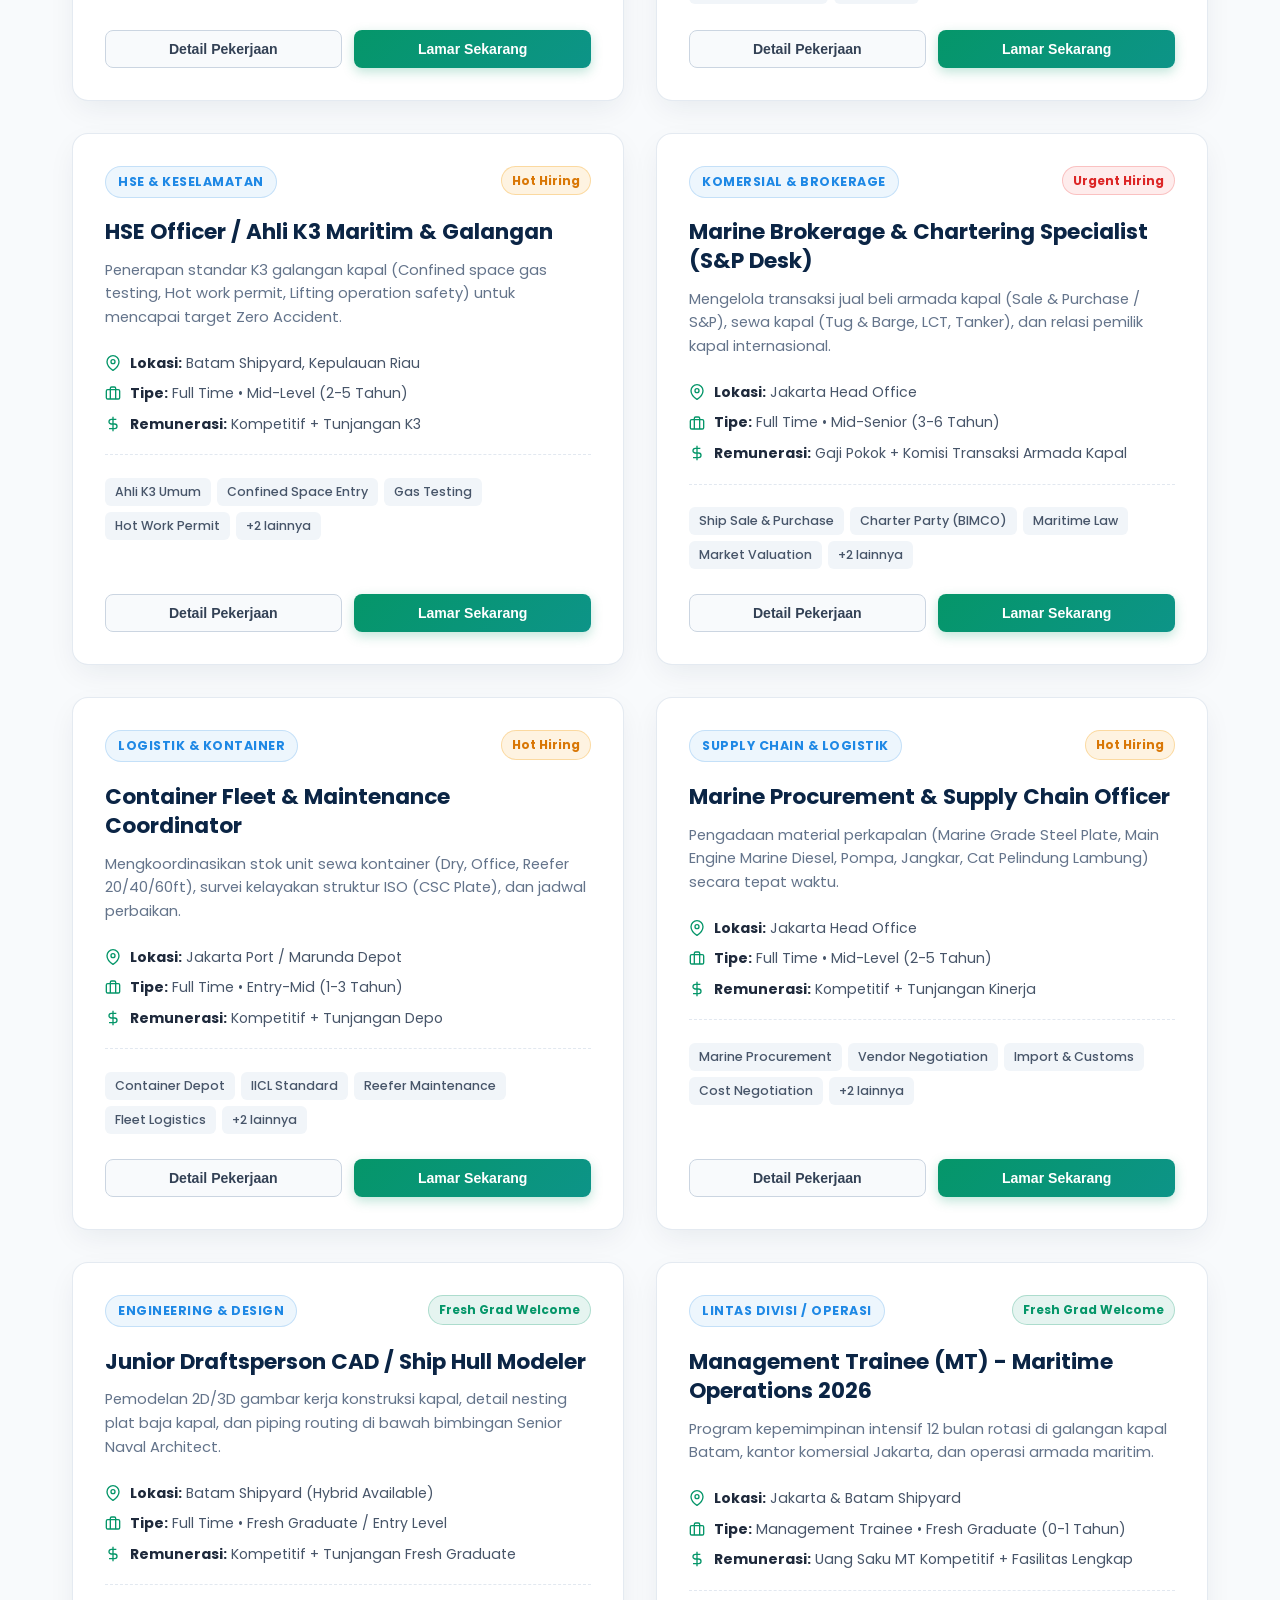
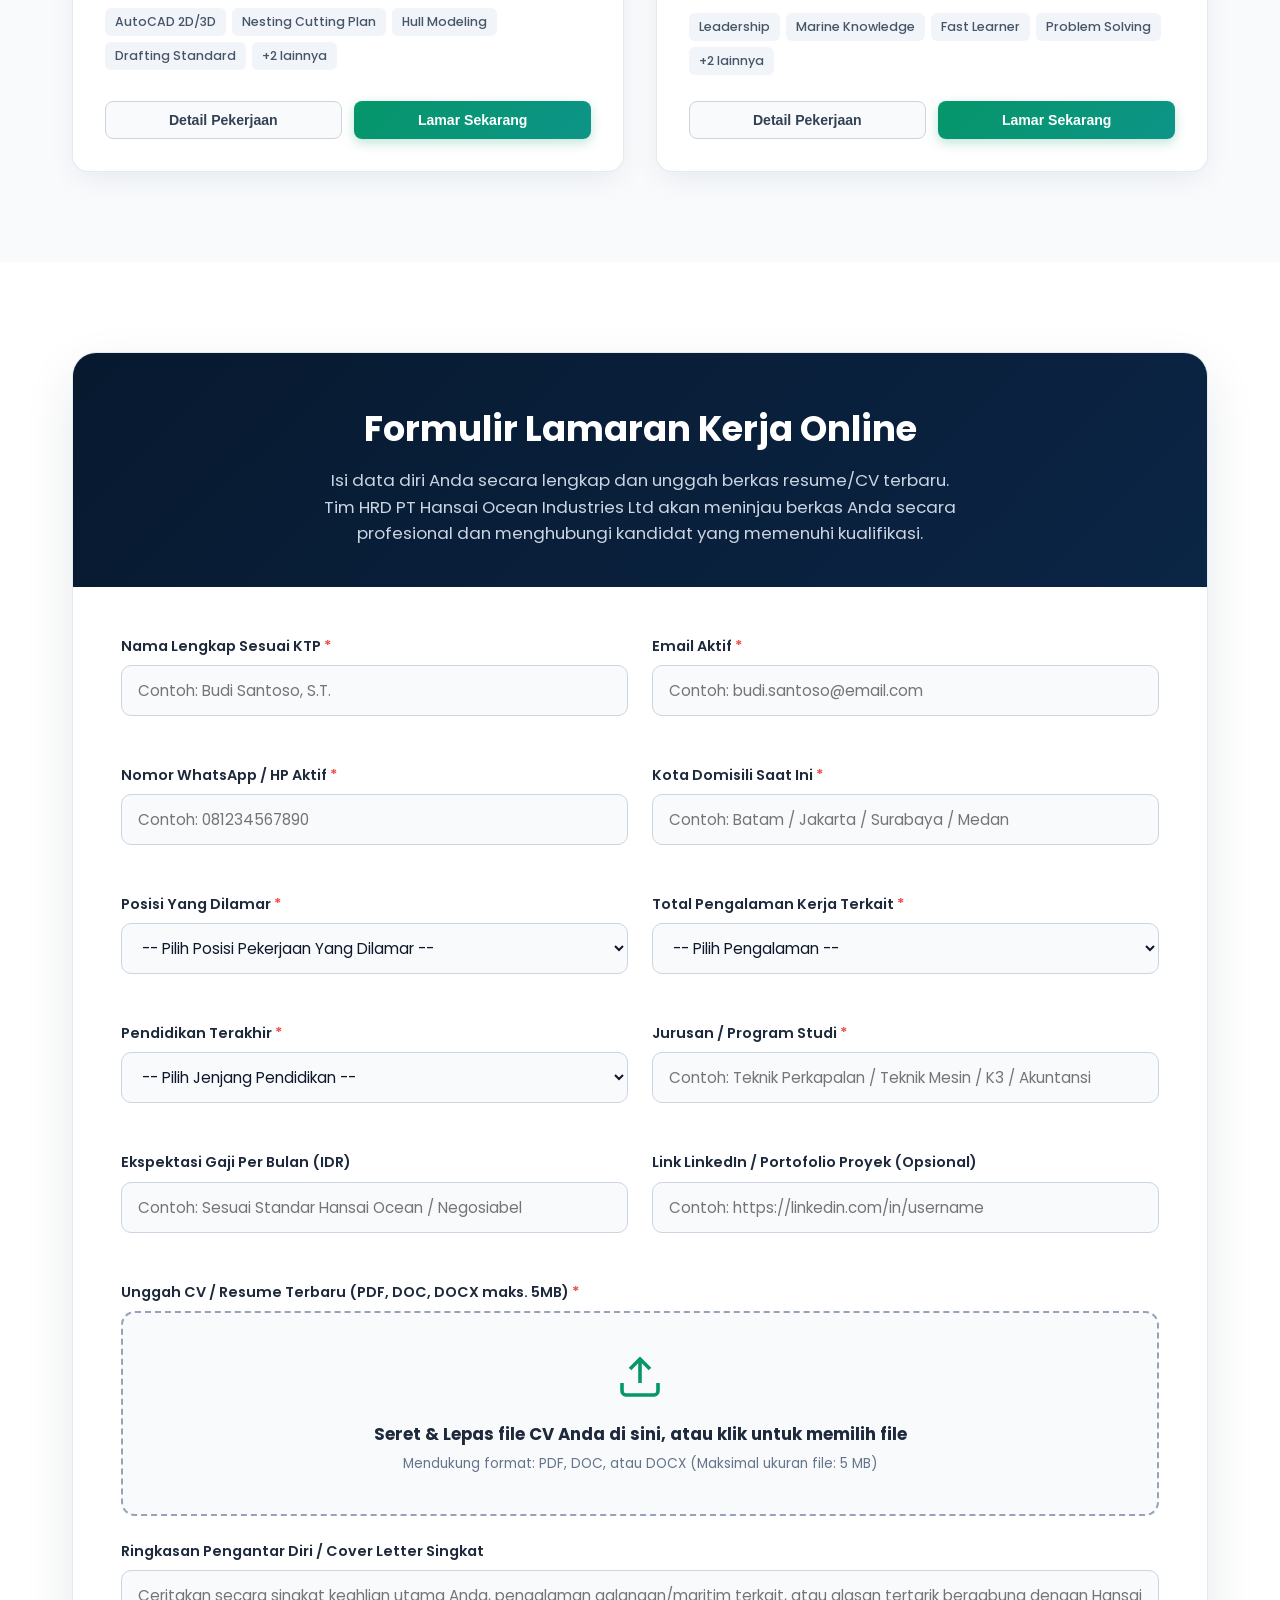
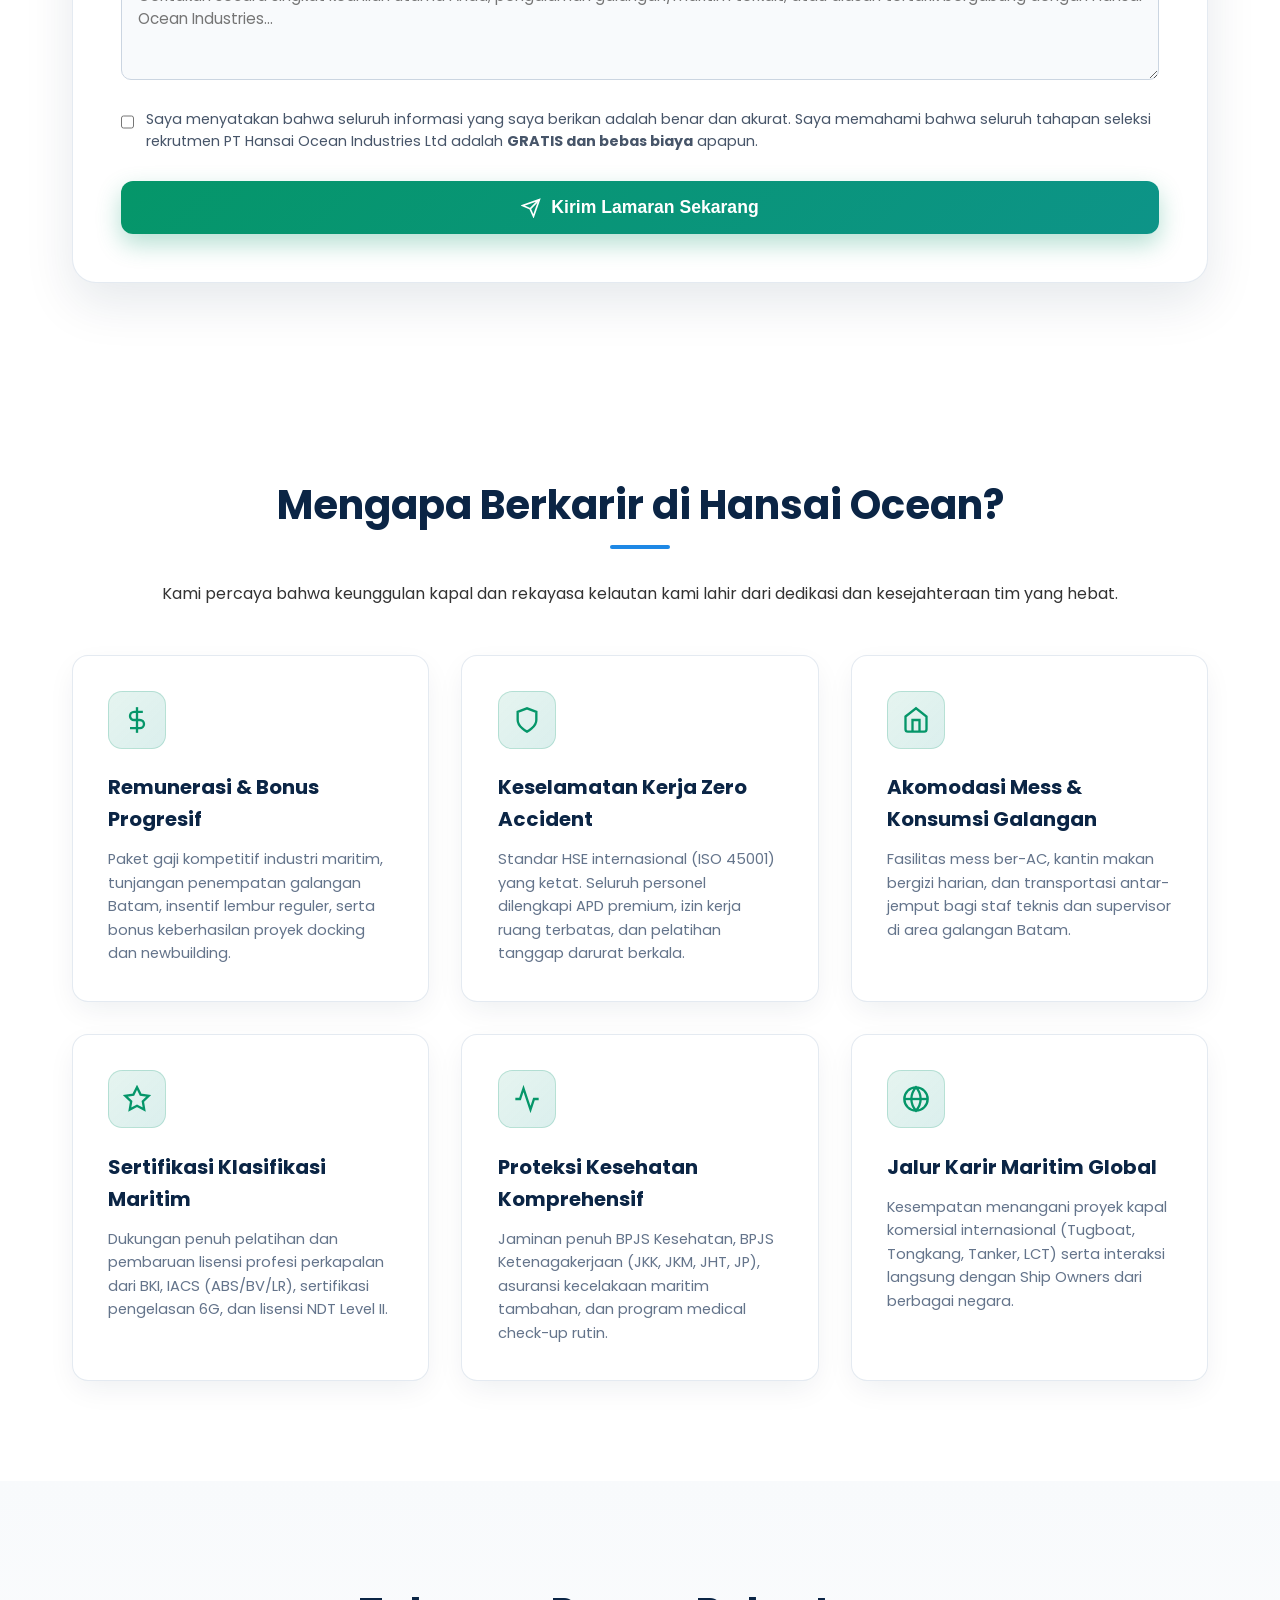
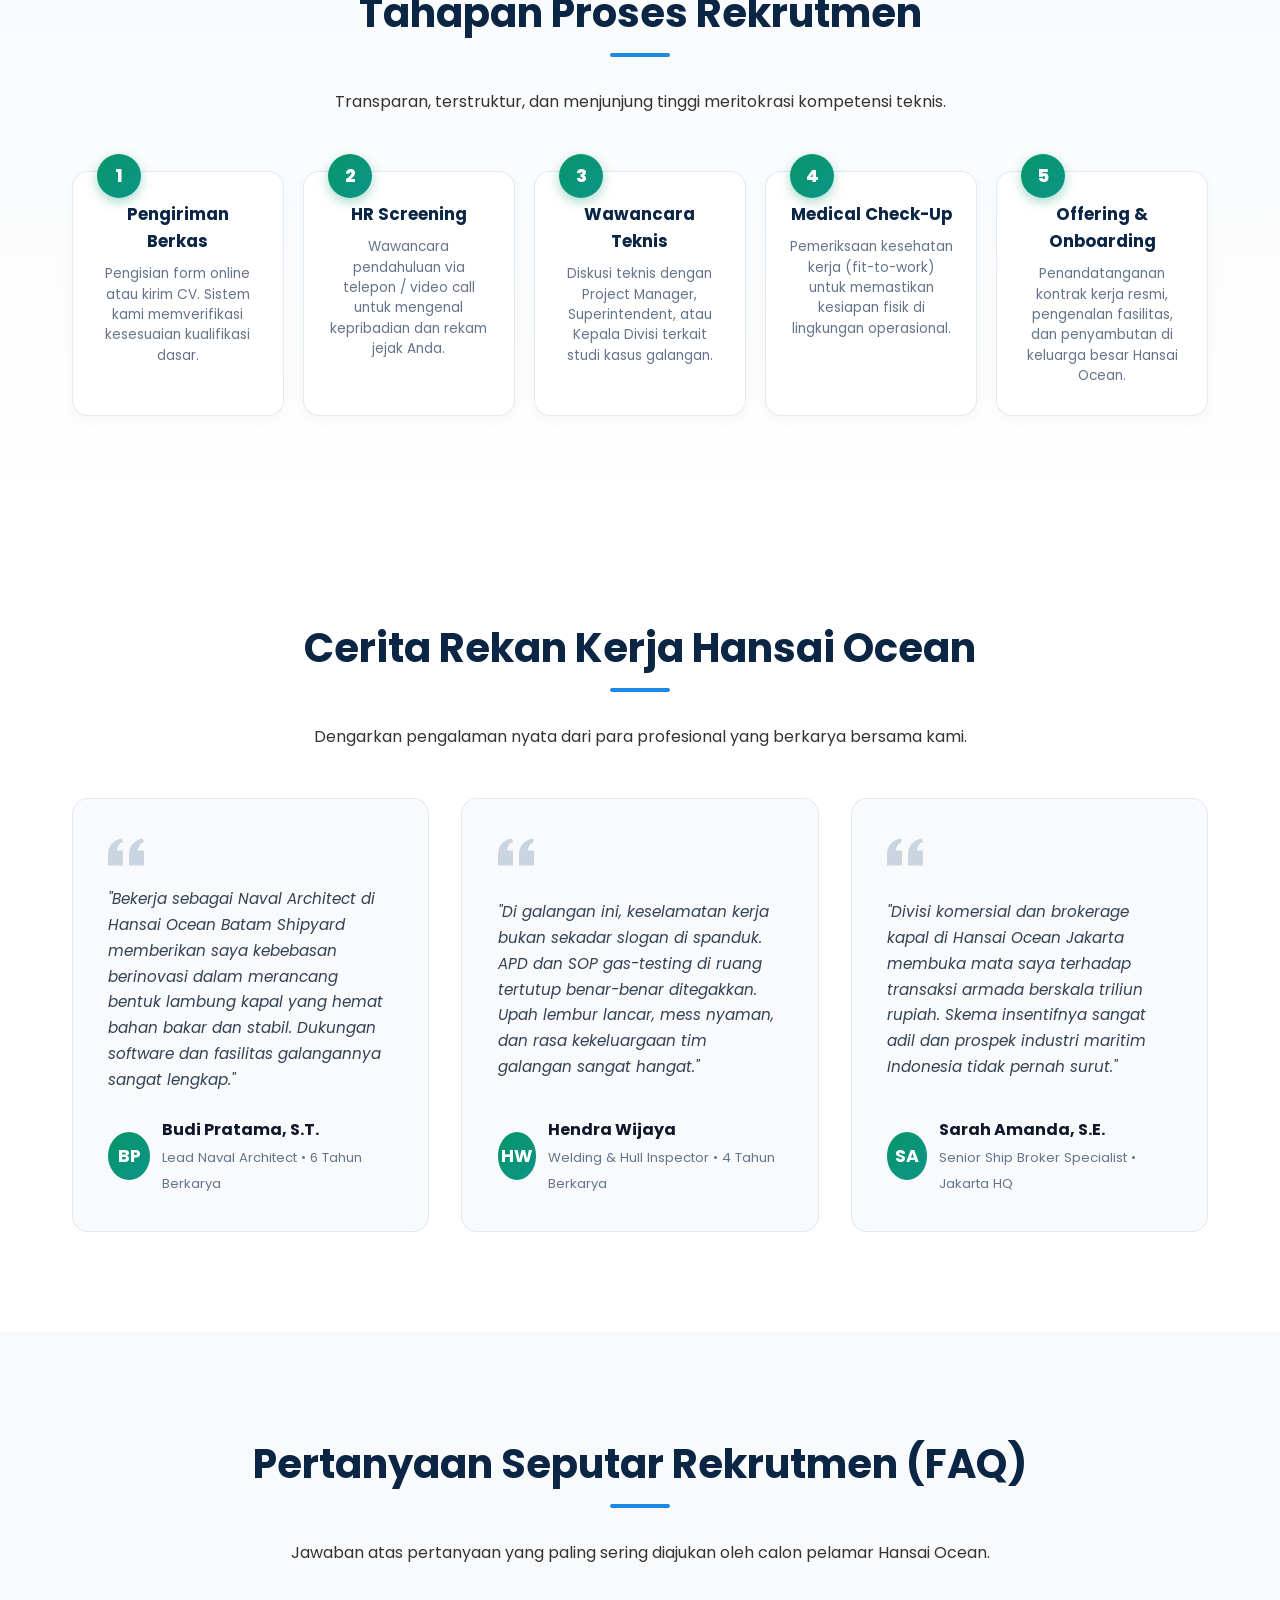
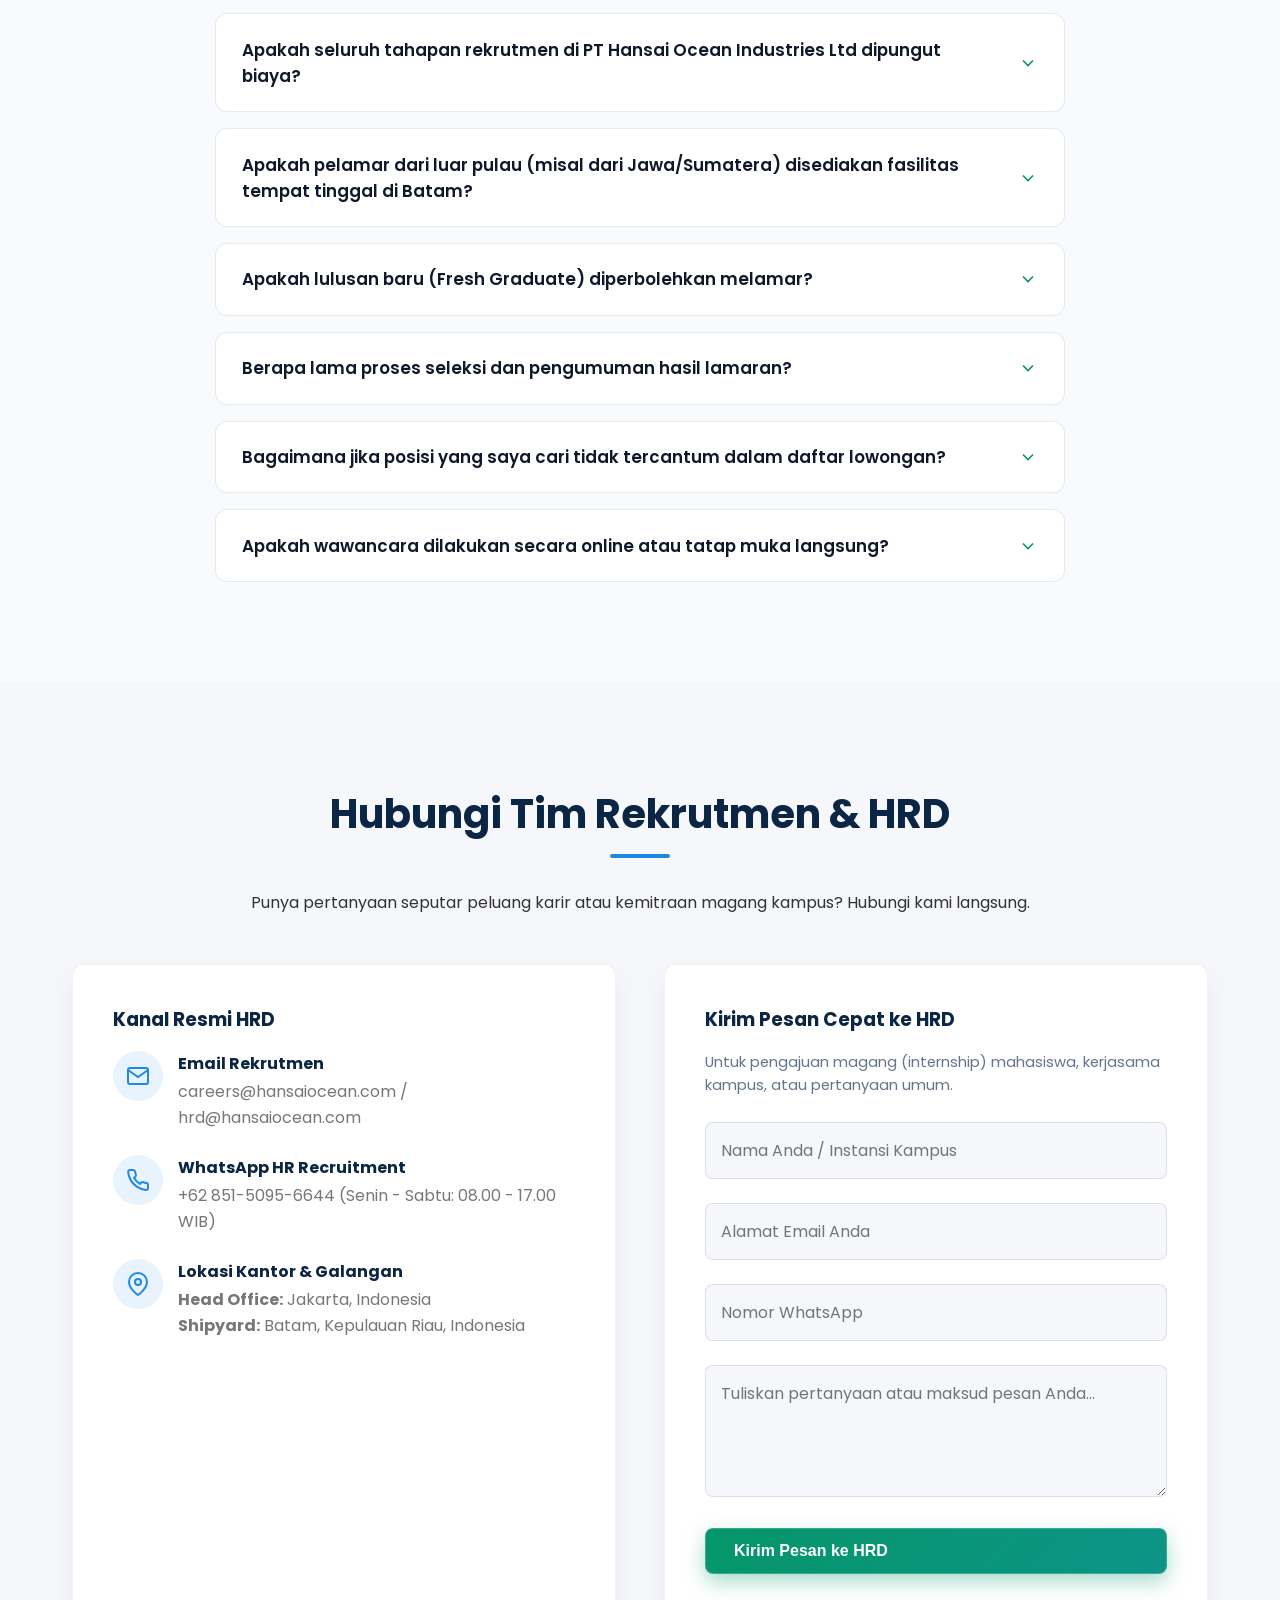
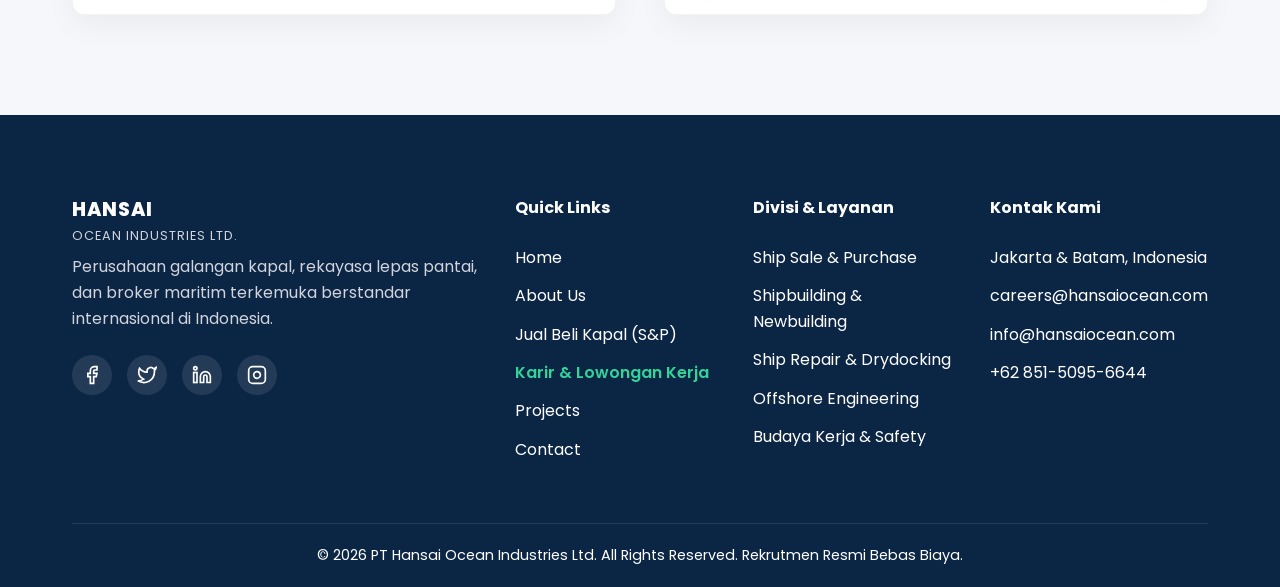
<file: career.html>
<!DOCTYPE html>
<html lang="id">

<head>
    <meta charset="UTF-8">
    <meta name="viewport" content="width=device-width, initial-scale=1.0">
    <meta name="title" content="Career & Job Opportunities | PT Hansai Ocean Industries Ltd">
    <meta name="description"
        content="Peluang karir dan lowongan kerja terbaru di PT Hansai Ocean Industries Ltd. Bergabunglah bersama tim galangan kapal, naval architecture, QA/QC, welding, HSE, logistik maritim, dan manajemen di Batam & Jakarta.">
    <link rel="canonical" href="karir.html">
    <title>Career & Lowongan Kerja | PT Hansai Ocean Industries Ltd</title>

    <!-- Google Fonts -->
    <link rel="preconnect" href="https://fonts.googleapis.com">
    <link rel="preconnect" href="https://fonts.gstatic.com" crossorigin>
    <link href="https://fonts.googleapis.com/css2?family=Poppins:wght@300;400;500;600;700;800&display=swap"
        rel="stylesheet">

    <!-- Stylesheets -->
    <link rel="stylesheet" href="style.css">
    <link rel="stylesheet" href="ship-sale-style.css">
    <link rel="stylesheet" href="career-style.css">
</head>

<body>
    <!-- Loading Screen -->
    <div id="loader">
        <div class="loader-content">
            <div class="spinner"></div>
            <h2>HANSAI CAREERS</h2>
            <p>Memuat peluang karir maritim terbaik...</p>
        </div>
    </div>

    <!-- Mouse Glow Effect -->
    <div class="cursor-glow"></div>

    <!-- Floating WhatsApp Career Action Button -->
    <a href="https://wa.me/6285150956644?text=Halo%20HRD%20PT%20Hansai%20Ocean%20Industries,%20saya%20ingin%20konsultasi%20mengenai%20lowongan%20kerja%20yang%20tersedia."
        class="floating-career-wa" target="_blank" rel="noopener" aria-label="Konsultasi Karir via WhatsApp">
        <svg viewBox="0 0 24 24" width="30" height="30" fill="currentColor">
            <path
                d="M12.04 2c-5.46 0-9.91 4.45-9.91 9.91 0 1.75.46 3.45 1.32 4.95L2.05 22l5.25-1.38c1.45.79 3.08 1.21 4.74 1.21 5.46 0 9.91-4.45 9.91-9.91 0-2.65-1.03-5.14-2.9-7.01A9.816 9.816 0 0 0 12.04 2zm.01 18.06c-1.48 0-2.93-.4-4.2-1.15l-.3-.18-3.12.82.83-3.04-.2-.31a8.106 8.106 0 0 1-1.25-4.29c0-4.5 3.66-8.16 8.16-8.16 2.18 0 4.23.85 5.77 2.39a8.127 8.127 0 0 1 2.39 5.77c0 4.51-3.66 8.15-8.18 8.15zm4.47-6.11c-.25-.12-1.47-.72-1.7-.81-.23-.08-.39-.12-.56.12-.17.25-.64.81-.79.97-.14.17-.29.19-.54.06-.25-.12-1.05-.39-1.99-1.23-.74-.66-1.23-1.47-1.38-1.72-.14-.25-.02-.38.11-.5.11-.11.25-.29.37-.43.12-.14.17-.25.25-.41.08-.17.04-.31-.02-.43s-.56-1.34-.76-1.84c-.2-.48-.41-.42-.56-.43h-.48c-.17 0-.43.06-.66.31-.22.25-.86.84-.86 2.05s.88 2.38 1 2.54c.12.17 1.73 2.64 4.19 3.7.59.25 1.05.41 1.41.52.59.19 1.13.16 1.56.1.48-.07 1.47-.6 1.68-1.18.21-.58.21-1.07.15-1.18-.06-.11-.23-.17-.48-.29z" />
        </svg>
        <span class="floating-career-wa-tooltip">Tanya HRD via WhatsApp</span>
    </a>

    <!-- Navbar -->
    <nav id="navbar">
        <div class="nav-container">
            <a href="index.html" class="logo">
                <span class="logo-text">HANSAI <span class="logo-sub">OCEAN INDUSTRIES LTD.</span></span>
            </a>
            <div class="menu-toggle" id="mobile-menu">
                <span class="bar"></span>
                <span class="bar"></span>
                <span class="bar"></span>
            </div>
            <ul class="nav-menu">
                <li><a href="index.html#home" class="nav-link">Home</a></li>
                <li><a href="index.html#about" class="nav-link">About</a></li>
                <li><a href="index.html#services" class="nav-link">Services</a></li>
                <li><a href="jual-beli-kapal.html" class="nav-link nav-highlight-gold">Jual Beli Kapal</a></li>
                <li><a href="karir.html" class="nav-link nav-highlight-career"><span class="hiring-badge-dot"></span> Karir</a></li>
                <li><a href="#lowongan" class="nav-link">Lowongan</a></li>
                <li><a href="#form-lamaran" class="nav-link">Lamar Online</a></li>
                <li><a href="#budaya-kerja" class="nav-link">Benefit</a></li>
                <li><a href="#faq" class="nav-link">FAQ</a></li>
                <li><a href="#kontak-hr" class="nav-link">Kontak</a></li>
            </ul>
        </div>
    </nav>

    <!-- Scroll To Top -->
    <button id="scrollToTop" title="Go to top">
        <svg viewBox="0 0 24 24" width="24" height="24" stroke="currentColor" stroke-width="2" fill="none">
            <polyline points="18 15 12 9 6 15"></polyline>
        </svg>
    </button>

    <!-- Hero Section -->
    <section id="hero" class="hero career-hero">
        <div class="hero-overlay"></div>
        <div class="hero-bg" style="background-image: url('assets/shipyard.jpg');"></div>
        <div class="hero-content container">
            <div class="breadcrumb">
                <a href="index.html">Home</a>
                <span class="separator">/</span>
                <a href="index.html#about">About</a>
                <span class="separator">/</span>
                <span class="current">Karir & Lowongan Kerja</span>
            </div>


            <div class="career-hero-badge">
                <span class="pulse-dot-emerald"></span> Hansai Ocean Talent Hub • Rekrutmen Galangan & Maritim 2026
            </div>

            <h1 class="career-hero-title">
                Bangun Karir Maritim Berkelas Dunia Bersama <span>Hansai Ocean</span>
            </h1>

            <p class="career-hero-desc">
                Bergabunglah bersama 500+ profesional maritim, insinyur perkapalan, dan teknisi ahli di PT Hansai Ocean Industries Ltd. Kami membuka peluang karir unggulan di galangan kapal Batam, kantor komersial Jakarta, serta armada operasional lepas pantai.
            </p>

            <div class="career-hero-buttons">
                <a href="#lowongan" class="btn btn-emerald ripple">
                    <svg viewBox="0 0 24 24" width="18" height="18" stroke="currentColor" stroke-width="2" fill="none">
                        <circle cx="11" cy="11" r="8"></circle>
                        <line x1="21" y1="21" x2="16.65" y2="16.65"></line>
                    </svg>
                    Lihat Posisi Terbuka (12)
                </a>
                <a href="#form-lamaran" class="btn btn-outline ripple" style="color:#ffffff; border-color:rgba(255,255,255,0.7);">
                    <svg viewBox="0 0 24 24" width="18" height="18" stroke="currentColor" stroke-width="2" fill="none">
                        <path d="M14 2H6a2 2 0 0 0-2 2v16a2 2 0 0 0 2 2h12a2 2 0 0 0 2-2V8z"></path>
                        <polyline points="14 2 14 8 20 8"></polyline>
                        <line x1="12" y1="18" x2="12" y2="12"></line>
                        <line x1="9" y1="15" x2="15" y2="15"></line>
                    </svg>
                    Kirim CV / Lamar Spontan
                </a>
                <a href="https://wa.me/6285150956644?text=Halo%20HRD%20Hansai%20Ocean,%20saya%20ingin%20konsultasi%20mengenai%20rekrutmen%20dan%20lowongan%20kerja"
                    target="_blank" rel="noopener" class="btn btn-outline ripple" style="color:#34d399; border-color:#34d399; display:inline-flex; align-items:center; gap:6px;">
                    <svg viewBox="0 0 24 24" width="18" height="18" fill="currentColor">
                        <path d="M12.04 2c-5.46 0-9.91 4.45-9.91 9.91 0 1.75.46 3.45 1.32 4.95L2.05 22l5.25-1.38c1.45.79 3.08 1.21 4.74 1.21 5.46 0 9.91-4.45 9.91-9.91 0-2.65-1.03-5.14-2.9-7.01A9.816 9.816 0 0 0 12.04 2z"/>
                    </svg>
                    Chat HRD
                </a>
            </div>

            <!-- Hero Stats Counter -->
            <div class="career-hero-stats">
                <div class="career-stat-card">
                    <h3>12<span>+</span></h3>
                    <p>Lowongan Aktif 2026</p>
                </div>
                <div class="career-stat-card">
                    <h3>4</h3>
                    <p>Lokasi Kerja (Batam/JKT/SBY/Offshore)</p>
                </div>
                <div class="career-stat-card">
                    <h3>0<span> Rp</span></h3>
                    <p>100% Bebas Biaya Rekrutmen</p>
                </div>
                <div class="career-stat-card">
                    <h3>96<span>%</span></h3>
                    <p>Kepuasan Karyawan & Zero Accident</p>
                </div>
            </div>
        </div>
    </section>

    <!-- Main Content & Vacancy Filter Section -->
    <section id="lowongan" class="jobs-section">
        <div class="container">
            <!-- Search & Filter Controls Card -->
            <div class="job-search-panel">
                <!-- Official Anti-Fraud Trust Banner -->
                <div class="career-trust-banner">
                    <div class="trust-pill-label">
                        <svg viewBox="0 0 24 24" width="14" height="14" fill="currentColor">
                            <path d="M12 1L3 5v6c0 5.55 3.84 10.74 9 12 5.16-1.26 9-6.45 9-12V5l-9-4zm-2 16l-4-4 1.41-1.41L10 14.17l6.59-6.59L18 9l-8 8z"/>
                        </svg>
                        Pemberitahuan Resmi
                    </div>
                    <div class="trust-pill-text">
                        Proses rekrutmen PT Hansai Ocean Industries Ltd <strong>100% BEBAS BIAYA</strong>. Waspada penipuan tiket atau akomodasi yang mengatasnamakan HRD kami.
                    </div>
                    <a href="https://wa.me/6285150956644?text=Halo%20HRD%20Hansai%20Ocean,%20saya%20ingin%20mengonfirmasi%20informasi%20lowongan%20kerja"
                        target="_blank" rel="noopener" class="trust-pill-action">
                        Verifikasi WA Resmi &rarr;
                    </a>
                </div>
                <div class="search-header-row">
                    <h3>
                        <svg viewBox="0 0 24 24" width="22" height="22" stroke="#059669" stroke-width="2" fill="none">
                            <rect x="2" y="7" width="20" height="14" rx="2" ry="2"></rect>
                            <path d="M16 21V5a2 2 0 0 0-2-2h-4a2 2 0 0 0-2 2v16"></path>
                        </svg>
                        Temukan Peluang Karir Sesuai Keahlian Anda
                    </h3>
                    <span id="jobsCountBadge" class="jobs-count-badge">Memuat lowongan...</span>
                </div>

                <!-- Keyword search box -->
                <div class="search-input-wrapper">
                    <svg viewBox="0 0 24 24" width="20" height="20" stroke="currentColor" stroke-width="2" fill="none">
                        <circle cx="11" cy="11" r="8"></circle>
                        <line x1="21" y1="21" x2="16.65" y2="16.65"></line>
                    </svg>
                    <input type="text" id="careerSearchInput"
                        placeholder="Cari berdasarkan judul posisi, keahlian, atau lokasi... (misal: Naval Architect, Welder, QA/QC, Batam, Drafter)">
                </div>

                <!-- Select Filters -->
                <div class="filter-grid-selectors">
                    <div class="filter-select-group">
                        <label for="deptFilterSelect">Departemen</label>
                        <select id="deptFilterSelect" class="custom-select">
                            <option value="all">Semua Departemen</option>
                            <option value="engineering">Engineering & Design</option>
                            <option value="yard">Galangan & Operasi (Yard)</option>
                            <option value="qaqc">QA/QC & Inspeksi Maritim</option>
                            <option value="hse">HSE & Keselamatan K3</option>
                            <option value="commercial">Komersial & Brokerage (S&P)</option>
                            <option value="logistics">Supply Chain & Kontainer</option>
                            <option value="trainee">Management Trainee</option>
                        </select>
                    </div>

                    <div class="filter-select-group">
                        <label for="locFilterSelect">Lokasi Kerja</label>
                        <select id="locFilterSelect" class="custom-select">
                            <option value="all">Semua Lokasi</option>
                            <option value="batam">Batam Shipyard (Kepri)</option>
                            <option value="jakarta">Jakarta Head Office</option>
                        </select>
                    </div>

                    <div class="filter-select-group">
                        <label for="expFilterSelect">Pengalaman</label>
                        <select id="expFilterSelect" class="custom-select">
                            <option value="all">Semua Pengalaman</option>
                            <option value="fresh">Fresh Graduate / Entry Level</option>
                            <option value="mid">Mid-Level (2-5 Tahun)</option>
                            <option value="senior">Senior (5+ Tahun)</option>
                        </select>
                    </div>

                    <div class="filter-select-group">
                        <label for="typeFilterSelect">Tipe Pekerjaan</label>
                        <select id="typeFilterSelect" class="custom-select">
                            <option value="all">Semua Tipe</option>
                            <option value="fulltime">Full Time</option>
                            <option value="trainee">Management Trainee</option>
                        </select>
                    </div>
                </div>

                <!-- Quick tags & reset -->
                <div class="active-filters-row">
                    <span class="active-filters-label">Pencarian Cepat:</span>
                    <button type="button" class="quick-tag-btn active" data-filter-type="all">Semua Lowongan</button>
                    <button type="button" class="quick-tag-btn" data-filter-type="dept" data-filter-val="engineering">Engineering & Desain</button>
                    <button type="button" class="quick-tag-btn" data-filter-type="dept" data-filter-val="yard">Galangan Kapal (Yard)</button>
                    <button type="button" class="quick-tag-btn" data-filter-type="exp" data-filter-val="fresh">Fresh Graduate Welcome</button>
                    <button type="button" class="quick-tag-btn" data-filter-type="urgent">Urgent Hiring</button>
                    <button type="button" id="resetFiltersBtn" class="btn-reset-filters">
                        <svg viewBox="0 0 24 24" width="14" height="14" stroke="currentColor" stroke-width="2" fill="none">
                            <polyline points="1 4 1 10 7 10"></polyline>
                            <path d="M3.51 15a9 9 0 1 0 2.13-9.36L1 10"></path>
                        </svg>
                        Reset Filter
                    </button>
                </div>
            </div>

            <!-- Dynamic Job Grid -->
            <div id="jobsGridContainer" class="jobs-grid">
                <!-- Dynamically populated by career.js -->
            </div>
        </div>
    </section>

    <!-- Online Application Form Section -->
    <section id="form-lamaran" class="apply-section">
        <div class="container">
            <div class="apply-card">
                <div class="apply-card-header">
                    <h2>Formulir Lamaran Kerja Online</h2>
                    <p>
                        Isi data diri Anda secara lengkap dan unggah berkas resume/CV terbaru. Tim HRD PT Hansai Ocean Industries Ltd akan meninjau berkas Anda secara profesional dan menghubungi kandidat yang memenuhi kualifikasi.
                    </p>
                </div>

                <form id="careerApplicationForm" class="apply-form">
                    <!-- Row 1: Personal Info -->
                    <div class="form-row-2">
                        <div class="career-field-group">
                            <label for="appFullName">Nama Lengkap Sesuai KTP <span class="required">*</span></label>
                            <input type="text" id="appFullName" class="career-input" required placeholder="Contoh: Budi Santoso, S.T.">
                        </div>
                        <div class="career-field-group">
                            <label for="appEmail">Email Aktif <span class="required">*</span></label>
                            <input type="email" id="appEmail" class="career-input" required placeholder="Contoh: budi.santoso@email.com">
                        </div>
                    </div>

                    <!-- Row 2: Phone & Residence -->
                    <div class="form-row-2">
                        <div class="career-field-group">
                            <label for="appPhone">Nomor WhatsApp / HP Aktif <span class="required">*</span></label>
                            <input type="tel" id="appPhone" class="career-input" required placeholder="Contoh: 081234567890">
                        </div>
                        <div class="career-field-group">
                            <label for="appCity">Kota Domisili Saat Ini <span class="required">*</span></label>
                            <input type="text" id="appCity" class="career-input" required placeholder="Contoh: Batam / Jakarta / Surabaya / Medan">
                        </div>
                    </div>

                    <!-- Row 3: Position Applied & Experience -->
                    <div class="form-row-2">
                        <div class="career-field-group">
                            <label for="formPosisiDilamar">Posisi Yang Dilamar <span class="required">*</span></label>
                            <select id="formPosisiDilamar" class="career-select" required>
                                <option value="">-- Pilih Posisi Pekerjaan --</option>
                                <!-- Populated dynamically by JS -->
                            </select>
                        </div>
                        <div class="career-field-group">
                            <label for="appExperience">Total Pengalaman Kerja Terkait <span class="required">*</span></label>
                            <select id="appExperience" class="career-select" required>
                                <option value="">-- Pilih Pengalaman --</option>
                                <option value="Fresh Graduate (0-1 Tahun)">Fresh Graduate (0 - 1 Tahun)</option>
                                <option value="1 - 3 Tahun">1 - 3 Tahun</option>
                                <option value="3 - 5 Tahun">3 - 5 Tahun</option>
                                <option value="5 - 10 Tahun">5 - 10 Tahun</option>
                                <option value="Lebih dari 10 Tahun">Lebih dari 10 Tahun</option>
                            </select>
                        </div>
                    </div>

                    <!-- Row 4: Education & Major -->
                    <div class="form-row-2">
                        <div class="career-field-group">
                            <label for="appEducation">Pendidikan Terakhir <span class="required">*</span></label>
                            <select id="appEducation" class="career-select" required>
                                <option value="">-- Pilih Jenjang Pendidikan --</option>
                                <option value="SMK / SMA">SMK / SMA (Teknik / Umum)</option>
                                <option value="Diploma (D3/D4)">Diploma (D3 / D4)</option>
                                <option value="Sarjana (S1)">Sarjana (S1)</option>
                                <option value="Magister (S2)">Magister (S2)</option>
                            </select>
                        </div>
                        <div class="career-field-group">
                            <label for="appMajor">Jurusan / Program Studi <span class="required">*</span></label>
                            <input type="text" id="appMajor" class="career-input" required placeholder="Contoh: Teknik Perkapalan / Teknik Mesin / K3 / Akuntansi">
                        </div>
                    </div>

                    <!-- Row 5: Salary Expectation & LinkedIn -->
                    <div class="form-row-2">
                        <div class="career-field-group">
                            <label for="appSalary">Ekspektasi Gaji Per Bulan (IDR)</label>
                            <input type="text" id="appSalary" class="career-input" placeholder="Contoh: Sesuai Standar Hansai Ocean / Negosiabel">
                        </div>
                        <div class="career-field-group">
                            <label for="appLinkedin">Link LinkedIn / Portofolio Proyek (Opsional)</label>
                            <input type="url" id="appLinkedin" class="career-input" placeholder="Contoh: https://linkedin.com/in/username">
                        </div>
                    </div>

                    <!-- Row 6: Resume / CV Upload -->
                    <div class="career-field-group">
                        <label>Unggah CV / Resume Terbaru (PDF, DOC, DOCX maks. 5MB) <span class="required">*</span></label>
                        <div id="fileUploadBox" class="file-upload-box">
                            <svg class="file-upload-icon" viewBox="0 0 24 24" fill="none" stroke="currentColor" stroke-width="1.8">
                                <path d="M21 15v4a2 2 0 0 1-2 2H5a2 2 0 0 1-2-2v-4"></path>
                                <polyline points="17 8 12 3 7 8"></polyline>
                                <line x1="12" y1="3" x2="12" y2="15"></line>
                            </svg>
                            <h4>Seret & Lepas file CV Anda di sini, atau klik untuk memilih file</h4>
                            <p>Mendukung format: PDF, DOC, atau DOCX (Maksimal ukuran file: 5 MB)</p>
                            <input type="file" id="cvFileInput" class="file-input-hidden" accept=".pdf,.doc,.docx" required>

                            <div id="fileSelectedIndicator" class="file-selected-indicator">
                                <svg viewBox="0 0 24 24" width="18" height="18" stroke="currentColor" stroke-width="2" fill="none">
                                    <polyline points="20 6 9 17 4 12"></polyline>
                                </svg>
                                <span id="selectedFileName">File terpilih</span>
                            </div>
                        </div>
                    </div>

                    <!-- Row 7: Cover Letter / Message -->
                    <div class="career-field-group">
                        <label for="appCoverLetter">Ringkasan Pengantar Diri / Cover Letter Singkat</label>
                        <textarea id="appCoverLetter" class="career-textarea"
                            placeholder="Ceritakan secara singkat keahlian utama Anda, pengalaman galangan/maritim terkait, atau alasan tertarik bergabung dengan Hansai Ocean Industries..."></textarea>
                    </div>

                    <!-- Agreement Checkbox -->
                    <label class="checkbox-agreement">
                        <input type="checkbox" id="appAgreementCheck" required>
                        <span>
                            Saya menyatakan bahwa seluruh informasi yang saya berikan adalah benar dan akurat. Saya memahami bahwa seluruh tahapan seleksi rekrutmen PT Hansai Ocean Industries Ltd adalah <strong>GRATIS dan bebas biaya</strong> apapun.
                        </span>
                    </label>

                    <!-- Submit Button -->
                    <button type="submit" id="submitAppBtn" class="submit-application-btn ripple">
                        <svg viewBox="0 0 24 24" width="20" height="20" stroke="currentColor" stroke-width="2" fill="none">
                            <line x1="22" y1="2" x2="11" y2="13"></line>
                            <polygon points="22 2 15 22 11 13 2 9 22 2"></polygon>
                        </svg>
                        Kirim Lamaran Sekarang
                    </button>
                </form>
            </div>
        </div>
    </section>

    <!-- Why Join Us / Benefits & Culture Section -->
    <section id="budaya-kerja" class="benefits-section">
        <div class="container">
            <div class="section-header text-center">
                <h2 class="section-title">Mengapa Berkarir di Hansai Ocean?</h2>
                <div class="title-line center-line"></div>
                <p>Kami percaya bahwa keunggulan kapal dan rekayasa kelautan kami lahir dari dedikasi dan kesejahteraan tim yang hebat.</p>
            </div>

            <div class="benefits-grid">
                <div class="benefit-card">
                    <div class="benefit-icon-box">
                        <svg viewBox="0 0 24 24" width="28" height="28" stroke="currentColor" stroke-width="2" fill="none">
                            <line x1="12" y1="1" x2="12" y2="23"></line>
                            <path d="M17 5H9.5a3.5 3.5 0 0 0 0 7h5a3.5 3.5 0 0 1 0 7H6"></path>
                        </svg>
                    </div>
                    <h3>Remunerasi & Bonus Progresif</h3>
                    <p>Paket gaji kompetitif industri maritim, tunjangan penempatan galangan Batam, insentif lembur reguler, serta bonus keberhasilan proyek docking dan newbuilding.</p>
                </div>

                <div class="benefit-card">
                    <div class="benefit-icon-box">
                        <svg viewBox="0 0 24 24" width="28" height="28" stroke="currentColor" stroke-width="2" fill="none">
                            <path d="M12 22s8-4 8-10V5l-8-3-8 3v7c0 6 8 10 8 10z"></path>
                        </svg>
                    </div>
                    <h3>Keselamatan Kerja Zero Accident</h3>
                    <p>Standar HSE internasional (ISO 45001) yang ketat. Seluruh personel dilengkapi APD premium, izin kerja ruang terbatas, dan pelatihan tanggap darurat berkala.</p>
                </div>

                <div class="benefit-card">
                    <div class="benefit-icon-box">
                        <svg viewBox="0 0 24 24" width="28" height="28" stroke="currentColor" stroke-width="2" fill="none">
                            <path d="M3 9l9-7 9 7v11a2 2 0 0 1-2 2H5a2 2 0 0 1-2-2z"></path>
                            <polyline points="9 22 9 12 15 12 15 22"></polyline>
                        </svg>
                    </div>
                    <h3>Akomodasi Mess & Konsumsi Galangan</h3>
                    <p>Fasilitas mess ber-AC, kantin makan bergizi harian, dan transportasi antar-jemput bagi staf teknis dan supervisor di area galangan Batam.</p>
                </div>

                <div class="benefit-card">
                    <div class="benefit-icon-box">
                        <svg viewBox="0 0 24 24" width="28" height="28" stroke="currentColor" stroke-width="2" fill="none">
                            <polygon points="12 2 15.09 8.26 22 9.27 17 14.14 18.18 21.02 12 17.77 5.82 21.02 7 14.14 2 9.27 8.91 8.26 12 2"></polygon>
                        </svg>
                    </div>
                    <h3>Sertifikasi Klasifikasi Maritim</h3>
                    <p>Dukungan penuh pelatihan dan pembaruan lisensi profesi perkapalan dari BKI, IACS (ABS/BV/LR), sertifikasi pengelasan 6G, dan lisensi NDT Level II.</p>
                </div>

                <div class="benefit-card">
                    <div class="benefit-icon-box">
                        <svg viewBox="0 0 24 24" width="28" height="28" stroke="currentColor" stroke-width="2" fill="none">
                            <path d="M22 12h-4l-3 9L9 3l-3 9H2"></path>
                        </svg>
                    </div>
                    <h3>Proteksi Kesehatan Komprehensif</h3>
                    <p>Jaminan penuh BPJS Kesehatan, BPJS Ketenagakerjaan (JKK, JKM, JHT, JP), asuransi kecelakaan maritim tambahan, dan program medical check-up rutin.</p>
                </div>

                <div class="benefit-card">
                    <div class="benefit-icon-box">
                        <svg viewBox="0 0 24 24" width="28" height="28" stroke="currentColor" stroke-width="2" fill="none">
                            <circle cx="12" cy="12" r="10"></circle>
                            <line x1="2" y1="12" x2="22" y2="12"></line>
                            <path d="M12 2a15.3 15.3 0 0 1 4 10 15.3 15.3 0 0 1-4 10 15.3 15.3 0 0 1-4-10 15.3 15.3 0 0 1 4-10z"></path>
                        </svg>
                    </div>
                    <h3>Jalur Karir Maritim Global</h3>
                    <p>Kesempatan menangani proyek kapal komersial internasional (Tugboat, Tongkang, Tanker, LCT) serta interaksi langsung dengan Ship Owners dari berbagai negara.</p>
                </div>
            </div>
        </div>
    </section>

    <!-- Recruitment Process Roadmap -->
    <section id="proses-seleksi" class="process-section">
        <div class="container">
            <div class="section-header text-center">
                <h2 class="section-title">Tahapan Proses Rekrutmen</h2>
                <div class="title-line center-line"></div>
                <p>Transparan, terstruktur, dan menjunjung tinggi meritokrasi kompetensi teknis.</p>
            </div>

            <div class="process-timeline">
                <div class="process-step-card">
                    <div class="step-number">1</div>
                    <h4>Pengiriman Berkas</h4>
                    <p>Pengisian form online atau kirim CV. Sistem kami memverifikasi kesesuaian kualifikasi dasar.</p>
                </div>

                <div class="process-step-card">
                    <div class="step-number">2</div>
                    <h4>HR Screening</h4>
                    <p>Wawancara pendahuluan via telepon / video call untuk mengenal kepribadian dan rekam jejak Anda.</p>
                </div>

                <div class="process-step-card">
                    <div class="step-number">3</div>
                    <h4>Wawancara Teknis</h4>
                    <p>Diskusi teknis dengan Project Manager, Superintendent, atau Kepala Divisi terkait studi kasus galangan.</p>
                </div>

                <div class="process-step-card">
                    <div class="step-number">4</div>
                    <h4>Medical Check-Up</h4>
                    <p>Pemeriksaan kesehatan kerja (fit-to-work) untuk memastikan kesiapan fisik di lingkungan operasional.</p>
                </div>

                <div class="process-step-card">
                    <div class="step-number">5</div>
                    <h4>Offering & Onboarding</h4>
                    <p>Penandatanganan kontrak kerja resmi, pengenalan fasilitas, dan penyambutan di keluarga besar Hansai Ocean.</p>
                </div>
            </div>
        </div>
    </section>

    <!-- Employee Testimonials -->
    <section class="testimonials-section">
        <div class="container">
            <div class="section-header text-center">
                <h2 class="section-title">Cerita Rekan Kerja Hansai Ocean</h2>
                <div class="title-line center-line"></div>
                <p>Dengarkan pengalaman nyata dari para profesional yang berkarya bersama kami.</p>
            </div>

            <div class="testimonials-grid">
                <div class="testimonial-card">
                    <svg class="quote-icon" viewBox="0 0 24 24" width="36" height="36" fill="currentColor">
                        <path d="M14.017 21v-7.391c0-5.704 3.731-9.57 8.983-10.609l.995 2.151c-2.432.917-3.995 3.638-3.995 5.849h4v10h-9.983zm-14.017 0v-7.391c0-5.704 3.748-9.57 9-10.609l.996 2.151c-2.433.917-3.996 3.638-3.996 5.849h3.983v10h-9.983z"/>
                    </svg>
                    <p>"Bekerja sebagai Naval Architect di Hansai Ocean Batam Shipyard memberikan saya kebebasan berinovasi dalam merancang bentuk lambung kapal yang hemat bahan bakar dan stabil. Dukungan software dan fasilitas galangannya sangat lengkap."</p>
                    <div class="testimonial-author">
                        <div class="author-avatar">BP</div>
                        <div class="author-info">
                            <h4>Budi Pratama, S.T.</h4>
                            <span>Lead Naval Architect • 6 Tahun Berkarya</span>
                        </div>
                    </div>
                </div>

                <div class="testimonial-card">
                    <svg class="quote-icon" viewBox="0 0 24 24" width="36" height="36" fill="currentColor">
                        <path d="M14.017 21v-7.391c0-5.704 3.731-9.57 8.983-10.609l.995 2.151c-2.432.917-3.995 3.638-3.995 5.849h4v10h-9.983zm-14.017 0v-7.391c0-5.704 3.748-9.57 9-10.609l.996 2.151c-2.433.917-3.996 3.638-3.996 5.849h3.983v10h-9.983z"/>
                    </svg>
                    <p>"Di galangan ini, keselamatan kerja bukan sekadar slogan di spanduk. APD dan SOP gas-testing di ruang tertutup benar-benar ditegakkan. Upah lembur lancar, mess nyaman, dan rasa kekeluargaan tim galangan sangat hangat."</p>
                    <div class="testimonial-author">
                        <div class="author-avatar">HW</div>
                        <div class="author-info">
                            <h4>Hendra Wijaya</h4>
                            <span>Welding & Hull Inspector • 4 Tahun Berkarya</span>
                        </div>
                    </div>
                </div>

                <div class="testimonial-card">
                    <svg class="quote-icon" viewBox="0 0 24 24" width="36" height="36" fill="currentColor">
                        <path d="M14.017 21v-7.391c0-5.704 3.731-9.57 8.983-10.609l.995 2.151c-2.432.917-3.995 3.638-3.995 5.849h4v10h-9.983zm-14.017 0v-7.391c0-5.704 3.748-9.57 9-10.609l.996 2.151c-2.433.917-3.996 3.638-3.996 5.849h3.983v10h-9.983z"/>
                    </svg>
                    <p>"Divisi komersial dan brokerage kapal di Hansai Ocean Jakarta membuka mata saya terhadap transaksi armada berskala triliun rupiah. Skema insentifnya sangat adil dan prospek industri maritim Indonesia tidak pernah surut."</p>
                    <div class="testimonial-author">
                        <div class="author-avatar">SA</div>
                        <div class="author-info">
                            <h4>Sarah Amanda, S.E.</h4>
                            <span>Senior Ship Broker Specialist • Jakarta HQ</span>
                        </div>
                    </div>
                </div>
            </div>
        </div>
    </section>

    <!-- FAQ Section -->
    <section id="faq" class="career-faq-section">
        <div class="container">
            <div class="section-header text-center">
                <h2 class="section-title">Pertanyaan Seputar Rekrutmen (FAQ)</h2>
                <div class="title-line center-line"></div>
                <p>Jawaban atas pertanyaan yang paling sering diajukan oleh calon pelamar Hansai Ocean.</p>
            </div>

            <div class="faq-accordion-container">
                <div class="faq-item">
                    <button type="button" class="faq-question-btn">
                        <span>Apakah seluruh tahapan rekrutmen di PT Hansai Ocean Industries Ltd dipungut biaya?</span>
                        <svg class="faq-icon-chevron" viewBox="0 0 24 24" width="20" height="20" stroke="currentColor" stroke-width="2" fill="none">
                            <polyline points="6 9 12 15 18 9"></polyline>
                        </svg>
                    </button>
                    <div class="faq-answer-content">
                        <p><strong>Sama sekali TIDAK dipungut biaya apapun (100% Gratis).</strong> PT Hansai Ocean Industries Ltd tidak pernah bekerja sama dengan agen travel mana pun dan tidak meminta penggantian biaya tiket, akomodasi, maupun seragam. Jika ada pihak yang mengatasnamakan HRD dan meminta transfer uang, dipastikan itu adalah penipuan.</p>
                    </div>
                </div>

                <div class="faq-item">
                    <button type="button" class="faq-question-btn">
                        <span>Apakah pelamar dari luar pulau (misal dari Jawa/Sumatera) disediakan fasilitas tempat tinggal di Batam?</span>
                        <svg class="faq-icon-chevron" viewBox="0 0 24 24" width="20" height="20" stroke="currentColor" stroke-width="2" fill="none">
                            <polyline points="6 9 12 15 18 9"></polyline>
                        </svg>
                    </button>
                    <div class="faq-answer-content">
                        <p>Ya. Untuk staf teknis, insinyur perkapalan, dan pengawas galangan yang ditugaskan di Batam Shipyard, perusahaan menyediakan fasilitas mess karyawan ber-AC, makan bergizi di kantin galangan, serta tunjangan penempatan kerja.</p>
                    </div>
                </div>

                <div class="faq-item">
                    <button type="button" class="faq-question-btn">
                        <span>Apakah lulusan baru (Fresh Graduate) diperbolehkan melamar?</span>
                        <svg class="faq-icon-chevron" viewBox="0 0 24 24" width="20" height="20" stroke="currentColor" stroke-width="2" fill="none">
                            <polyline points="6 9 12 15 18 9"></polyline>
                        </svg>
                    </button>
                    <div class="faq-answer-content">
                        <p>Tentu saja! Kami membuka posisi <strong>Junior Draftsperson CAD / Ship Modeler</strong> dan program <strong>Management Trainee (MT) Maritime Operations 2026</strong> khusus untuk lulusan baru bertalenta dari jurusan Teknik Perkapalan, Teknik Sistem Perkapalan, Teknik Mesin, Kelistrikan, dan Manajemen Bisnis.</p>
                    </div>
                </div>

                <div class="faq-item">
                    <button type="button" class="faq-question-btn">
                        <span>Berapa lama proses seleksi dan pengumuman hasil lamaran?</span>
                        <svg class="faq-icon-chevron" viewBox="0 0 24 24" width="20" height="20" stroke="currentColor" stroke-width="2" fill="none">
                            <polyline points="6 9 12 15 18 9"></polyline>
                        </svg>
                    </button>
                    <div class="faq-answer-content">
                        <p>Tim HRD melakukan review berkas secara berkala. Kandidat yang lolos seleksi berkas administrasi biasanya akan dihubungi melalui WhatsApp atau Email resmi dalam waktu <strong>3 hingga 7 hari kerja</strong> setelah lamaran diserahkan.</p>
                    </div>
                </div>

                <div class="faq-item">
                    <button type="button" class="faq-question-btn">
                        <span>Bagaimana jika posisi yang saya cari tidak tercantum dalam daftar lowongan?</span>
                        <svg class="faq-icon-chevron" viewBox="0 0 24 24" width="20" height="20" stroke="currentColor" stroke-width="2" fill="none">
                            <polyline points="6 9 12 15 18 9"></polyline>
                        </svg>
                    </button>
                    <div class="faq-answer-content">
                        <p>Anda tetap dapat mengirimkan lamaran melalui opsi <em>"Lainnya / Aplikasi Spontan (Kirim CV Umum)"</em> pada formulir online di atas, atau mengirimkan CV langsung ke email resmi kami: <code>careers@hansaiocean.com</code>. CV Anda akan tersimpan dalam Talent Pool kami untuk peluang masa depan.</p>
                    </div>
                </div>

                <div class="faq-item">
                    <button type="button" class="faq-question-btn">
                        <span>Apakah wawancara dilakukan secara online atau tatap muka langsung?</span>
                        <svg class="faq-icon-chevron" viewBox="0 0 24 24" width="20" height="20" stroke="currentColor" stroke-width="2" fill="none">
                            <polyline points="6 9 12 15 18 9"></polyline>
                        </svg>
                    </button>
                    <div class="faq-answer-content">
                        <p>Untuk tahap awal (HR Screening dan User Interview), wawancara dapat dilakukan secara <strong>online melalui Zoom / Google Meet</strong> sehingga pelamar dari berbagai kota tidak perlu langsung bepergian. Wawancara tatap muka atau tes praktik lapangan hanya dilakukan pada tahap akhir.</p>
                    </div>
                </div>
            </div>
        </div>
    </section>

    <!-- HR Contact & Direct Channel -->
    <section id="kontak-hr" class="section-padding bg-light">
        <div class="container">
            <div class="section-header text-center">
                <h2 class="section-title">Hubungi Tim Rekrutmen & HRD</h2>
                <div class="title-line center-line"></div>
                <p>Punya pertanyaan seputar peluang karir atau kemitraan magang kampus? Hubungi kami langsung.</p>
            </div>

            <div class="contact-grid">
                <div class="contact-info glass-card">
                    <h3>Kanal Resmi HRD</h3>
                    
                    <div class="info-item">
                        <div class="info-icon">
                            <svg viewBox="0 0 24 24" width="24" height="24" stroke="currentColor" stroke-width="2" fill="none">
                                <path d="M4 4h16c1.1 0 2 .9 2 2v12c0 1.1-.9 2-2 2H4c-1.1 0-2-.9-2-2V6c0-1.1.9-2 2-2z"></path>
                                <polyline points="22,6 12,13 2,6"></polyline>
                            </svg>
                        </div>
                        <div>
                            <h4>Email Rekrutmen</h4>
                            <p>careers@hansaiocean.com / hrd@hansaiocean.com</p>
                        </div>
                    </div>

                    <div class="info-item">
                        <div class="info-icon">
                            <svg viewBox="0 0 24 24" width="24" height="24" stroke="currentColor" stroke-width="2" fill="none">
                                <path d="M22 16.92v3a2 2 0 0 1-2.18 2 19.79 19.79 0 0 1-8.63-3.07 19.5 19.5 0 0 1-6-6 19.79 19.79 0 0 1-3.07-8.67A2 2 0 0 1 4.11 2h3a2 2 0 0 1 2 1.72 12.84 12.84 0 0 0 .7 2.81 2 2 0 0 1-.45 2.11L8.09 9.91a16 16 0 0 0 6 6l1.27-1.27a2 2 0 0 1 2.11-.45 12.84 12.84 0 0 0 2.81.7A2 2 0 0 1 22 16.92z"></path>
                            </svg>
                        </div>
                        <div>
                            <h4>WhatsApp HR Recruitment</h4>
                            <p>+62 851-5095-6644 (Senin - Sabtu: 08.00 - 17.00 WIB)</p>
                        </div>
                    </div>

                    <div class="info-item">
                        <div class="info-icon">
                            <svg viewBox="0 0 24 24" width="24" height="24" stroke="currentColor" stroke-width="2" fill="none">
                                <path d="M21 10c0 7-9 13-9 13s-9-6-9-13a9 9 0 0 1 18 0z"></path>
                                <circle cx="12" cy="10" r="3"></circle>
                            </svg>
                        </div>
                        <div>
                            <h4>Lokasi Kantor & Galangan</h4>
                            <p><strong>Head Office:</strong> Jakarta, Indonesia</p>
                            <p><strong>Shipyard:</strong> Batam, Kepulauan Riau, Indonesia</p>
                        </div>
                    </div>
                </div>

                <div class="contact-form glass-card">
                    <h3>Kirim Pesan Cepat ke HRD</h3>
                    <p style="color:#64748b; font-size:0.92rem; margin-bottom:1.5rem;">
                        Untuk pengajuan magang (internship) mahasiswa, kerjasama kampus, atau pertanyaan umum.
                    </p>
                    <form onsubmit="event.preventDefault(); alert('Terima kasih! Pesan Anda telah diteruskan ke tim HRD PT Hansai Ocean Industries Ltd.'); this.reset();">
                        <div class="form-group">
                            <input type="text" required placeholder="Nama Anda / Instansi Kampus">
                        </div>
                        <div class="form-group">
                            <input type="email" required placeholder="Alamat Email Anda">
                        </div>
                        <div class="form-group">
                            <input type="tel" required placeholder="Nomor WhatsApp">
                        </div>
                        <div class="form-group">
                            <textarea rows="4" required placeholder="Tuliskan pertanyaan atau maksud pesan Anda..."></textarea>
                        </div>
                        <button type="submit" class="btn btn-emerald ripple w-100">Kirim Pesan ke HRD</button>
                    </form>
                </div>
            </div>
        </div>
    </section>

    <!-- Footer -->
    <footer class="footer">
        <div class="container">
            <div class="footer-grid">
                <div class="footer-about">
                    <a href="index.html" class="logo footer-logo">
                        <span class="logo-text text-white">HANSAI <br><span class="logo-sub text-gray">OCEAN INDUSTRIES LTD.</span></span>
                    </a>
                    <p class="mt-2 text-gray">
                        Perusahaan galangan kapal, rekayasa lepas pantai, dan broker maritim terkemuka berstandar internasional di Indonesia.
                    </p>
                    <div class="social-icons">
                        <a href="#" class="hover-scale"><svg viewBox="0 0 24 24" width="20" height="20" stroke="currentColor" stroke-width="2" fill="none"><path d="M18 2h-3a5 5 0 0 0-5 5v3H7v4h3v8h4v-8h3l1-4h-4V7a1 1 0 0 1 1-1h3z"></path></svg></a>
                        <a href="#" class="hover-scale"><svg viewBox="0 0 24 24" width="20" height="20" stroke="currentColor" stroke-width="2" fill="none"><path d="M23 3a10.9 10.9 0 0 1-3.14 1.53 4.48 4.48 0 0 0-7.86 3v1A10.66 10.66 0 0 1 3 4s-4 9 5 13a11.64 11.64 0 0 1-7 2c9 5 20 0 20-11.5a4.5 4.5 0 0 0-.08-.83A7.72 7.72 0 0 0 23 3z"></path></svg></a>
                        <a href="#" class="hover-scale"><svg viewBox="0 0 24 24" width="20" height="20" stroke="currentColor" stroke-width="2" fill="none"><path d="M16 8a6 6 0 0 1 6 6v7h-4v-7a2 2 0 0 0-2-2 2 2 0 0 0-2 2v7h-4v-7a6 6 0 0 1 6-6z"></path><rect x="2" y="9" width="4" height="12"></rect><circle cx="4" cy="4" r="2"></circle></svg></a>
                        <a href="#" class="hover-scale"><svg viewBox="0 0 24 24" width="20" height="20" stroke="currentColor" stroke-width="2" fill="none"><rect x="2" y="2" width="20" height="20" rx="5" ry="5"></rect><path d="M16 11.37A4 4 0 1 1 12.63 8 4 4 0 0 1 16 11.37z"></path><line x1="17.5" y1="6.5" x2="17.51" y2="6.5"></line></svg></a>
                    </div>
                </div>

                <div class="footer-links">
                    <h4>Quick Links</h4>
                    <ul>
                        <li><a href="index.html#home">Home</a></li>
                        <li><a href="index.html#about">About Us</a></li>
                        <li><a href="jual-beli-kapal.html">Jual Beli Kapal (S&P)</a></li>
                        <li><a href="karir.html" style="color:#34d399; font-weight:600;">Karir & Lowongan Kerja</a></li>
                        <li><a href="index.html#projects">Projects</a></li>
                        <li><a href="index.html#contact">Contact</a></li>
                    </ul>
                </div>

                <div class="footer-links">
                    <h4>Divisi & Layanan</h4>
                    <ul>
                        <li><a href="jual-beli-kapal.html">Ship Sale & Purchase</a></li>
                        <li><a href="index.html#services">Shipbuilding & Newbuilding</a></li>
                        <li><a href="index.html#services">Ship Repair & Drydocking</a></li>
                        <li><a href="index.html#services">Offshore Engineering</a></li>
                        <li><a href="karir.html#budaya-kerja">Budaya Kerja & Safety</a></li>
                    </ul>
                </div>

                <div class="footer-contact">
                    <h4>Kontak Kami</h4>
                    <p>Jakarta & Batam, Indonesia</p>
                    <p>careers@hansaiocean.com</p>
                    <p>info@hansaiocean.com</p>
                    <p>+62 851-5095-6644</p>
                </div>
            </div>

            <div class="footer-bottom">
                <p>&copy; <span id="year"></span> PT Hansai Ocean Industries Ltd. All Rights Reserved. Rekrutmen Resmi Bebas Biaya.</p>
            </div>
        </div>
    </footer>

    <!-- Job Detail Modal Dialog -->
    <div id="jobDetailModalBackdrop" class="job-modal-backdrop">
        <div id="jobModalDynamicContent" class="job-modal-window">
            <!-- Injected by career.js -->
        </div>
    </div>

    <!-- Application Success Modal Dialog -->
    <div id="successModalBackdrop" class="job-modal-backdrop">
        <div class="job-modal-window" style="max-width: 600px;">
            <div class="success-modal-content">
                <div class="success-icon-badge">
                    <svg viewBox="0 0 24 24" width="42" height="42" stroke="currentColor" stroke-width="2.5" fill="none">
                        <polyline points="20 6 9 17 4 12"></polyline>
                    </svg>
                </div>

                <h2 style="color:var(--primary-color); font-size:1.8rem; margin-bottom:0.5rem;">Lamaran Berhasil Terkirim!</h2>
                <p style="color:#64748b; font-size:0.95rem; line-height:1.6;">
                    Terima kasih, <strong id="successApplicantName" style="color:#0f172a;">Pelamar</strong>. Berkas lamaran Anda untuk posisi <strong id="successAppliedPos" style="color:#059669;">Posisi</strong> telah kami terima di database rekrutmen PT Hansai Ocean Industries Ltd.
                </p>

                <div class="app-ref-box">
                    <div style="font-size:0.8rem; color:#64748b; margin-bottom:4px; text-transform:uppercase; font-weight:600;">Nomor Registrasi Lamaran Anda:</div>
                    <div id="successAppRefCode" class="app-ref-code">HNS-2026-JOB-0000</div>
                </div>

                <div style="background:#f0fdf4; border:1px solid #bbf7d0; border-radius:10px; padding:12px; margin:1rem 0; font-size:0.88rem; color:#166534; text-align:left;">
                    <strong>Langkah Selanjutnya:</strong>
                    <ul style="margin-top:6px; padding-left:18px; list-style-type:disc;">
                        <li>Tim HRD akan memeriksa CV Anda dalam waktu 3 - 7 hari kerja.</li>
                        <li>Kandidat terpilih akan dihubungi via WhatsApp atau Email resmi.</li>
                        <li>Ingat, Hansai Ocean <strong>TIDAK PERNAH memungut biaya apapun</strong>.</li>
                    </ul>
                </div>

                <div style="display:flex; gap:10px; justify-content:center; flex-wrap:wrap; margin-top:1.5rem;">
                    <a id="btnConfirmToWaHR" href="#" target="_blank" rel="noopener" class="btn btn-emerald" style="display:inline-flex; align-items:center; gap:8px;">
                        <svg viewBox="0 0 24 24" width="18" height="18" fill="currentColor">
                            <path d="M12.04 2c-5.46 0-9.91 4.45-9.91 9.91 0 1.75.46 3.45 1.32 4.95L2.05 22l5.25-1.38c1.45.79 3.08 1.21 4.74 1.21 5.46 0 9.91-4.45 9.91-9.91 0-2.65-1.03-5.14-2.9-7.01A9.816 9.816 0 0 0 12.04 2z"/>
                        </svg>
                        Konfirmasi ke WhatsApp HRD
                    </a>
                    <button type="button" class="btn btn-outline" onclick="closeSuccessModal()" style="color:#475569; border-color:#cbd5e1;">
                        Selesai & Tutup
                    </button>
                </div>
            </div>
        </div>
    </div>

    <!-- Scripts -->
    <script src="script.js"></script>
    <script src="career.js"></script>
</body>

</html>
</file>
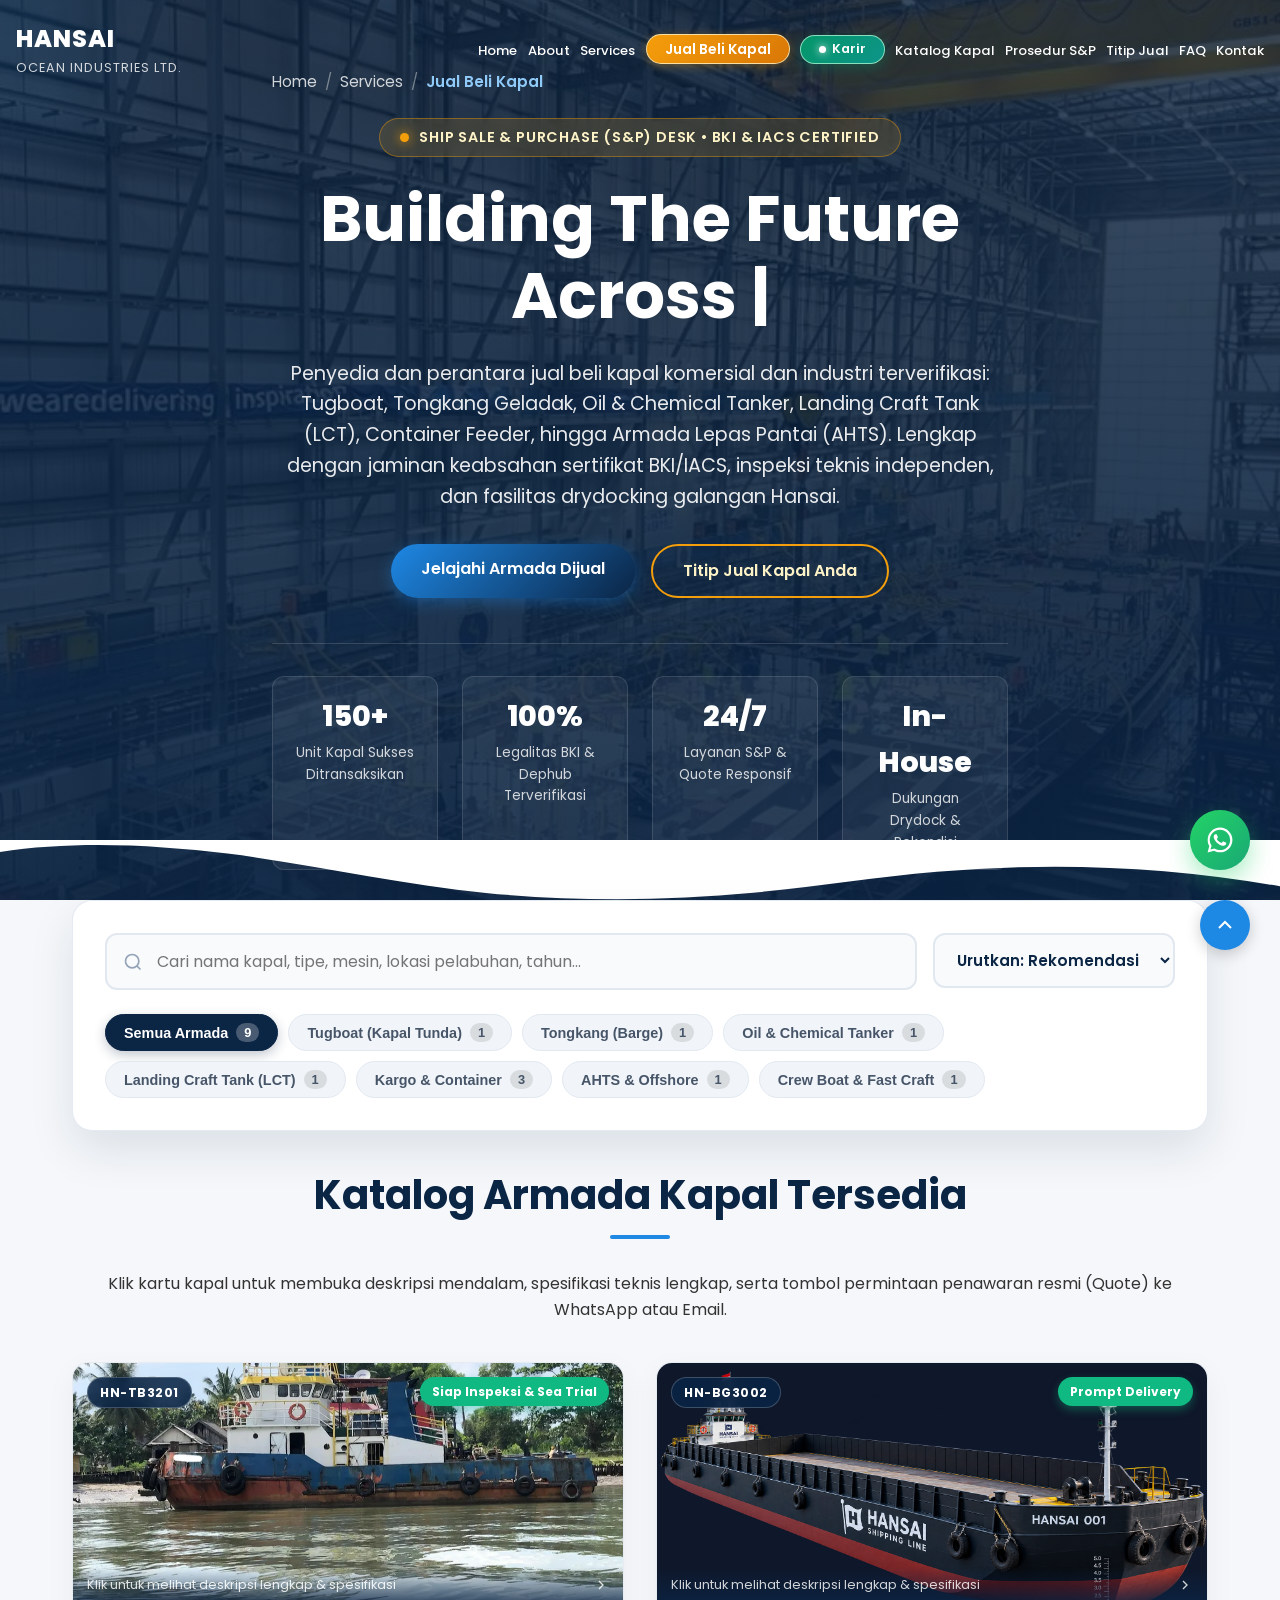
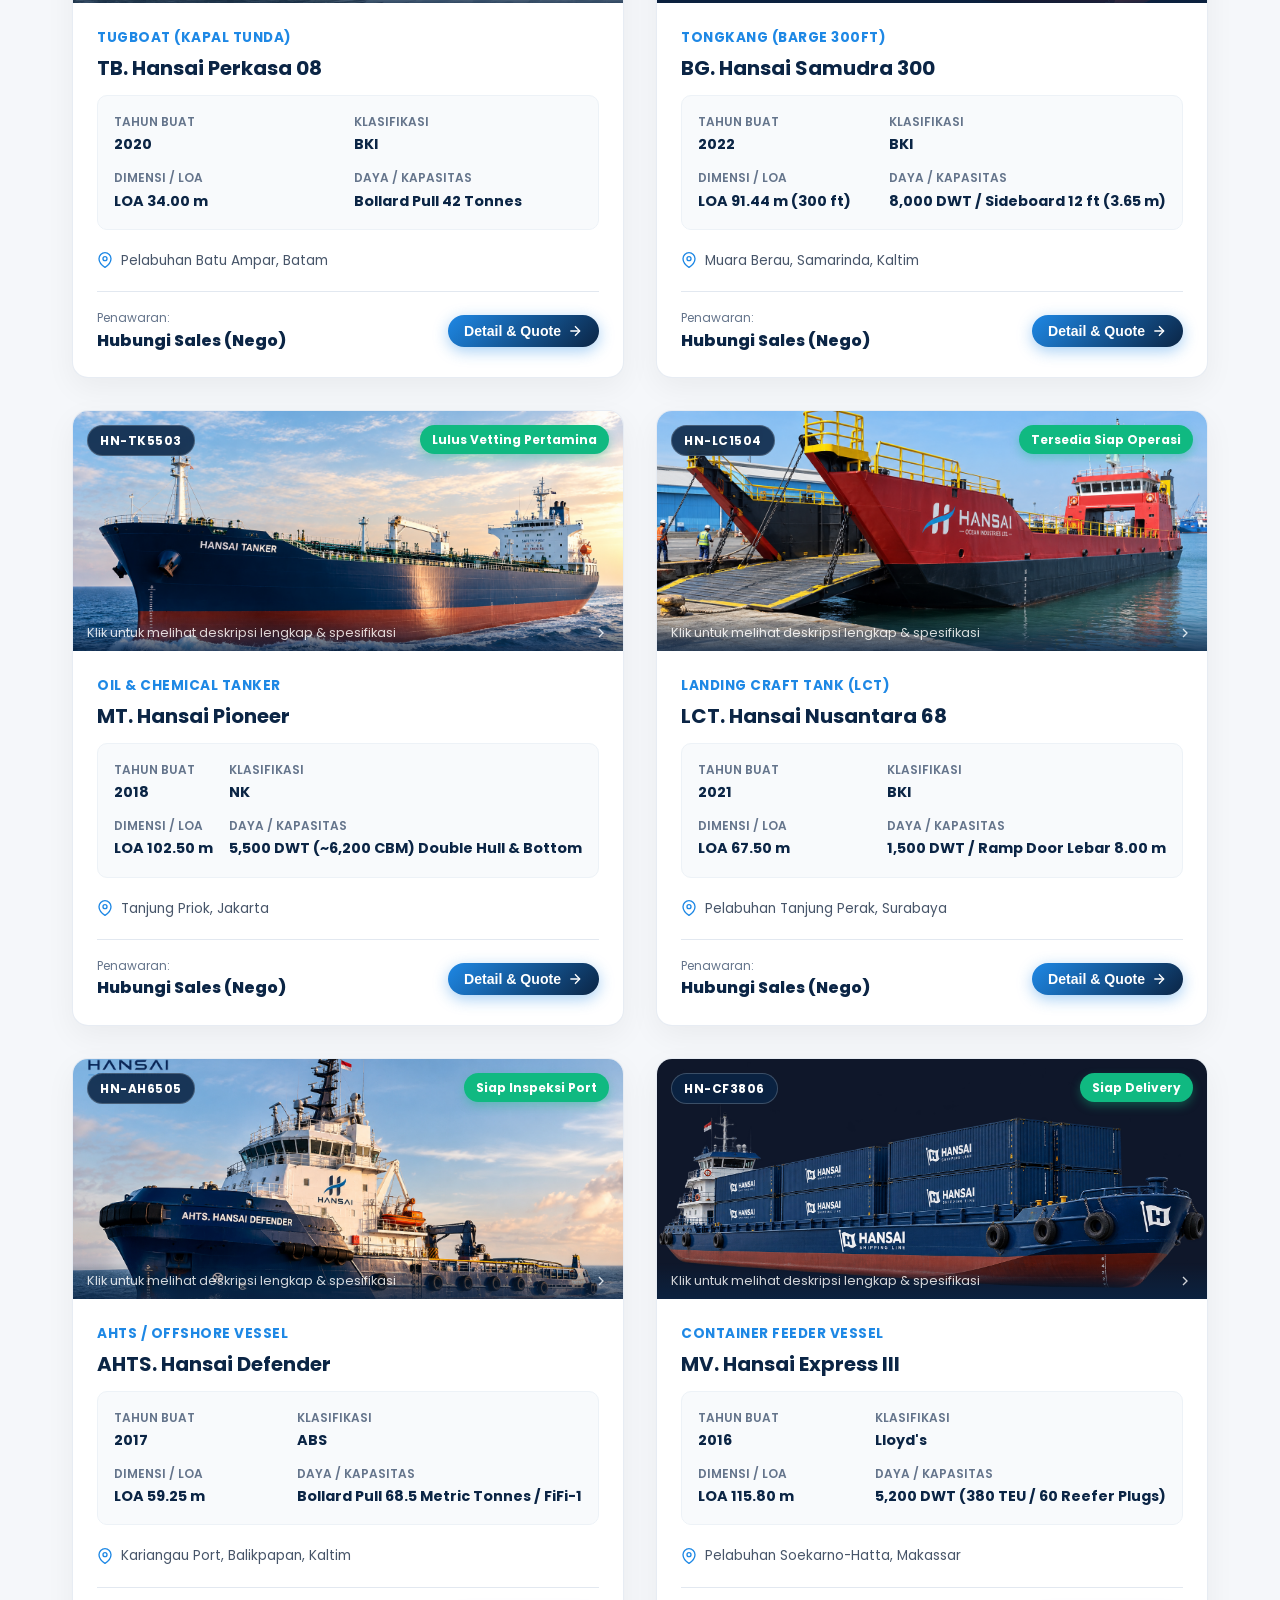
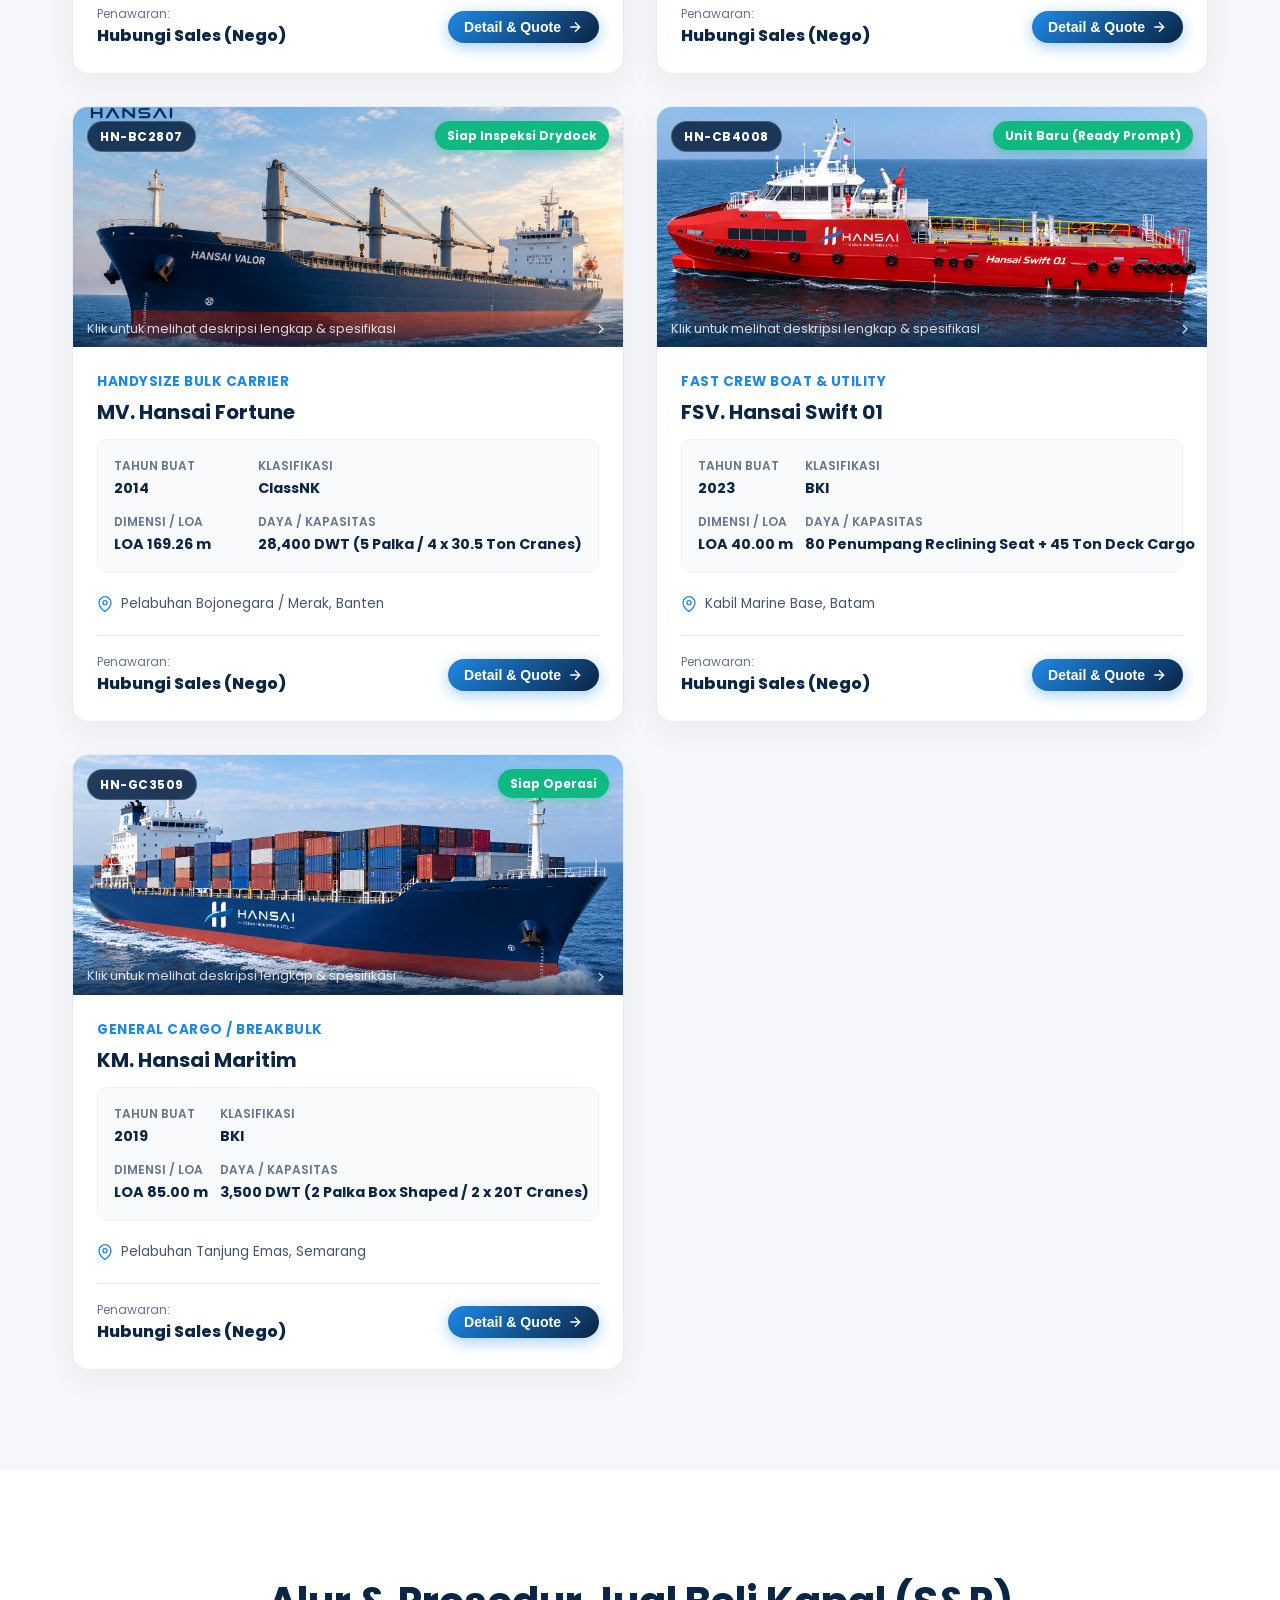
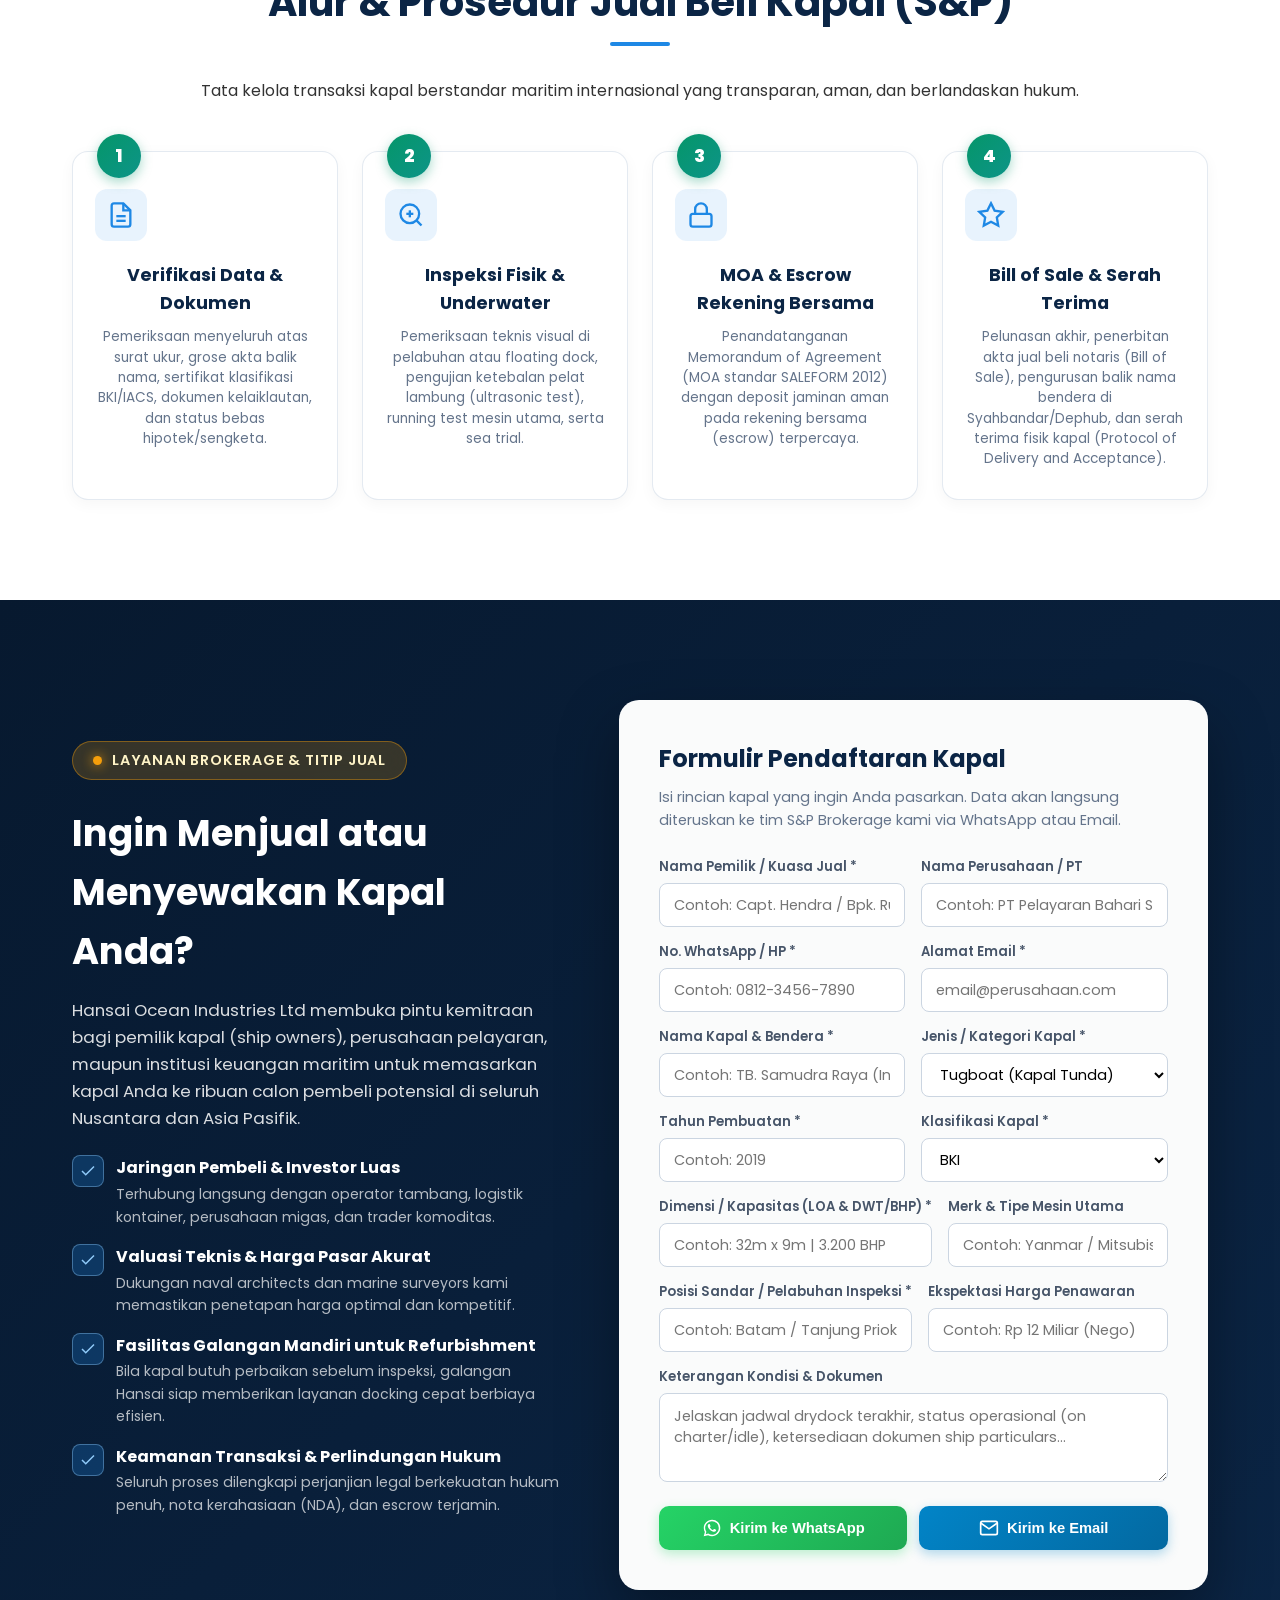
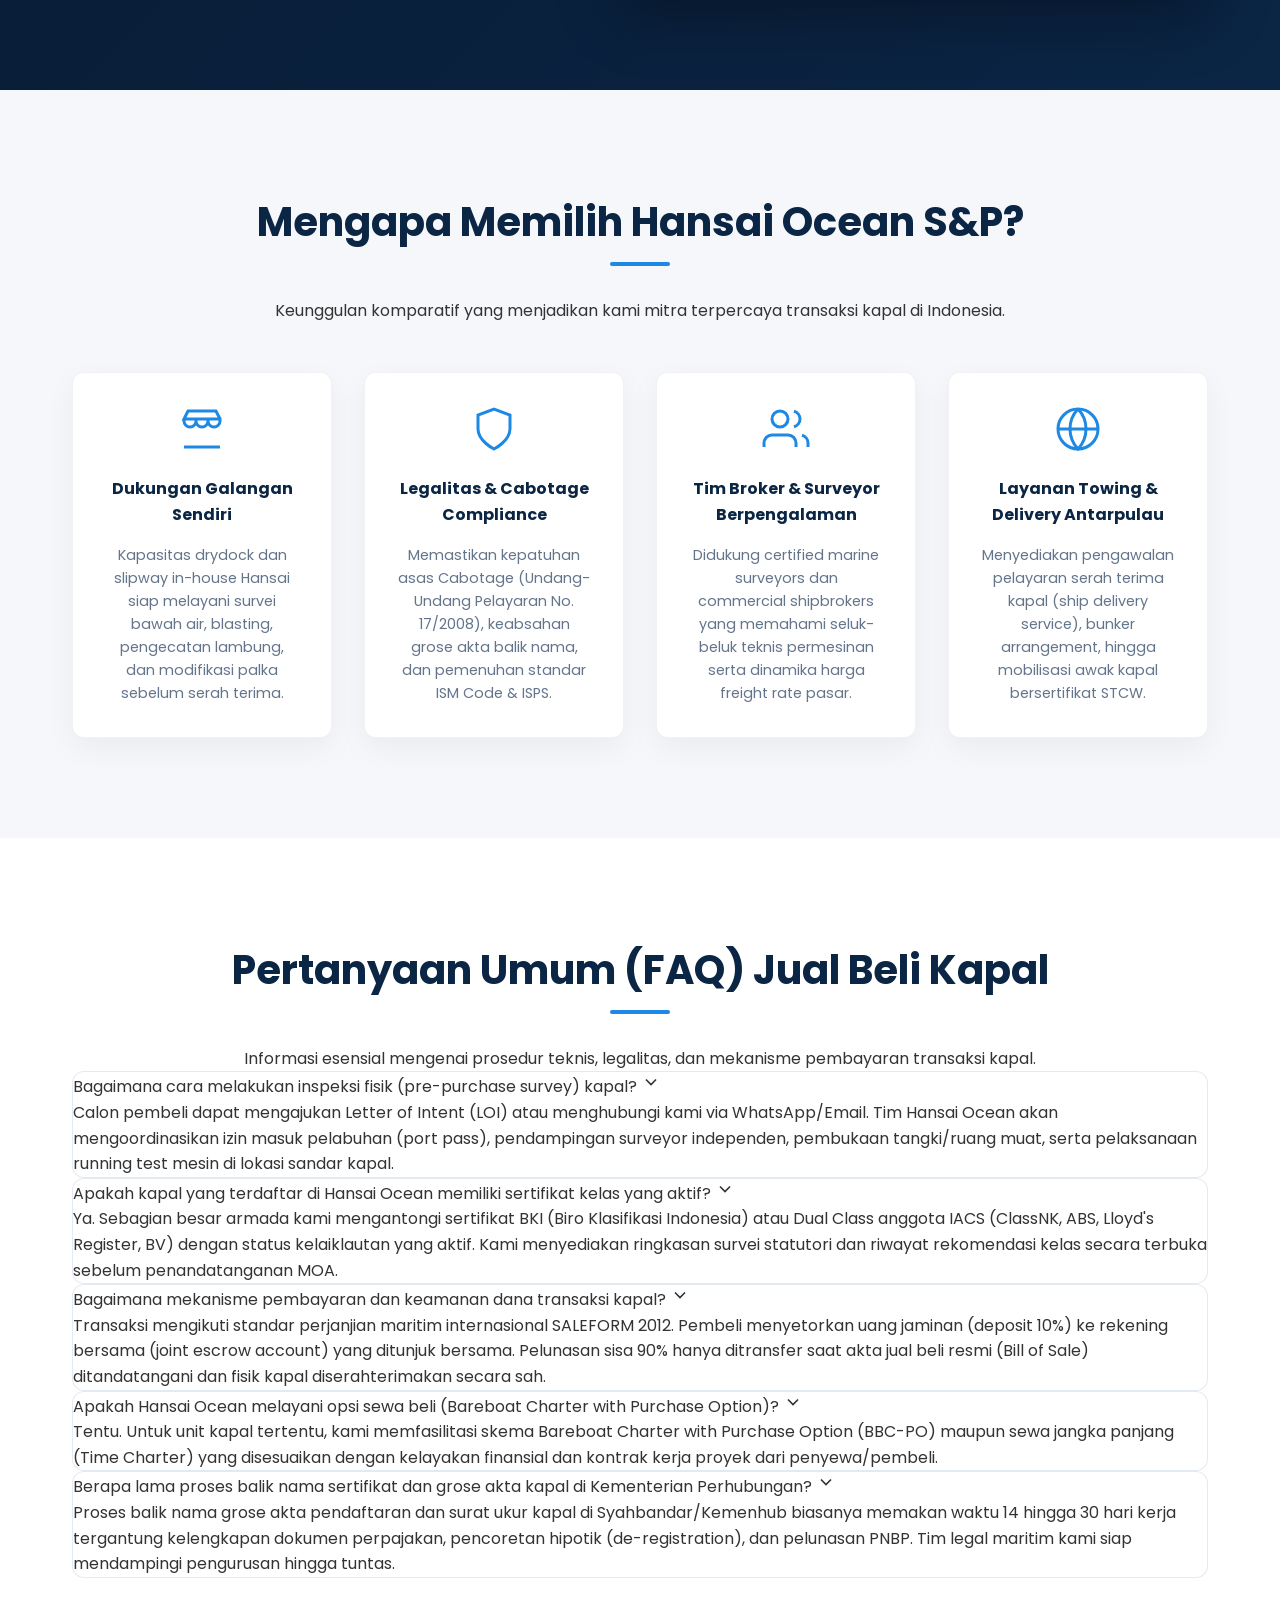
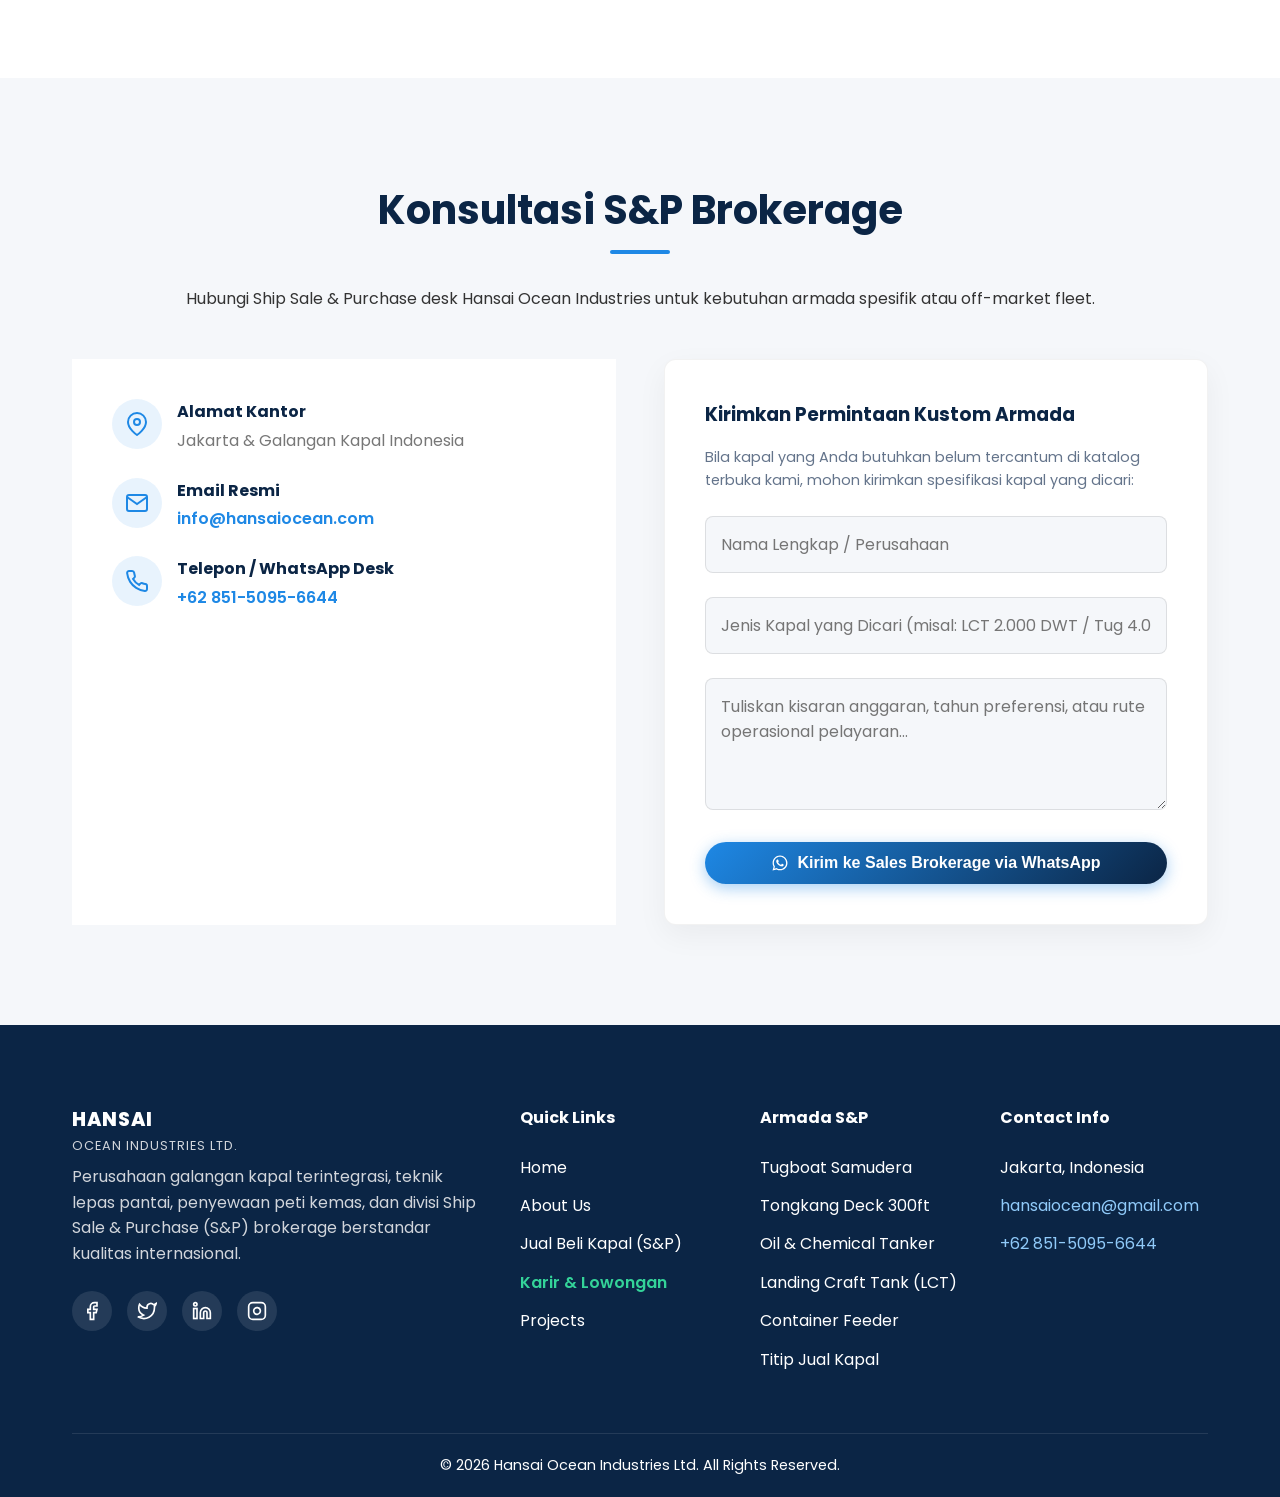
<file: jual-beli-kapal.html>
<!DOCTYPE html>
<html lang="id">

<head>
    <meta charset="UTF-8">
    <meta name="viewport" content="width=device-width, initial-scale=1.0">
    <meta name="title" content="Jual Beli Kapal (Ship Sale & Purchase / S&P) | Hansai Ocean Industries Ltd">
    <meta name="description"
        content="Penyedia layanan jual beli kapal (Ship Sale & Purchase / S&P) terpercaya di Indonesia. Menyediakan Tugboat, Tongkang, Oil Tanker, LCT, Container Ship, dan AHTS bersertifikasi BKI/IACS lengkap dengan survei teknis dan fasilitas drydocking.">
    <title>Jual Beli Kapal (Ship Sale & Purchase / S&P) | Hansai Ocean Industries Ltd</title>
    <!-- Google Fonts -->
    <link rel="preconnect" href="https://fonts.googleapis.com">
    <link rel="preconnect" href="https://fonts.gstatic.com" crossorigin>
    <link href="https://fonts.googleapis.com/css2?family=Poppins:wght@300;400;500;600;700;800&display=swap"
        rel="stylesheet">
    <link rel="stylesheet" href="style.css">
    <link rel="stylesheet" href="ship-sale-style.css">
    <link rel="stylesheet" href="career-style.css">
</head>

<body>
    <!-- Loading Screen -->
    <div id="loader">
        <div class="loader-content">
            <div class="spinner"></div>
            <h2>HANSAI MARINE S&P</h2>
            <p>Memuat armada kapal terbaik...</p>
        </div>
    </div>

    <!-- Mouse Glow Effect -->
    <div class="cursor-glow"></div>

    <!-- Floating WhatsApp Action Button -->
    <a href="https://wa.me/6285150956644?text=Halo%20Hansai%20Ocean,%20saya%20ingin%20konsultasi%20mengenai%20jual%20beli%20armada%20kapal"
        class="floating-wa-btn" target="_blank" rel="noopener" aria-label="Konsultasi Jual Beli Kapal via WhatsApp">
        <div class="wa-pulse"></div>
        <svg viewBox="0 0 24 24" width="30" height="30" fill="currentColor">
            <path
                d="M12.04 2c-5.46 0-9.91 4.45-9.91 9.91 0 1.75.46 3.45 1.32 4.95L2.05 22l5.25-1.38c1.45.79 3.08 1.21 4.74 1.21 5.46 0 9.91-4.45 9.91-9.91 0-2.65-1.03-5.14-2.9-7.01A9.816 9.816 0 0 0 12.04 2zm.01 18.06c-1.48 0-2.93-.4-4.2-1.15l-.3-.18-3.12.82.83-3.04-.2-.31a8.106 8.106 0 0 1-1.25-4.29c0-4.5 3.66-8.16 8.16-8.16 2.18 0 4.23.85 5.77 2.39a8.127 8.127 0 0 1 2.39 5.77c0 4.51-3.66 8.15-8.18 8.15zm4.47-6.11c-.25-.12-1.47-.72-1.7-.81-.23-.08-.39-.12-.56.12-.17.25-.64.81-.79.97-.14.17-.29.19-.54.06-.25-.12-1.05-.39-1.99-1.23-.74-.66-1.23-1.47-1.38-1.72-.14-.25-.02-.38.11-.5.11-.11.25-.29.37-.43.12-.14.17-.25.25-.41.08-.17.04-.31-.02-.43s-.56-1.34-.76-1.84c-.2-.48-.41-.42-.56-.43h-.48c-.17 0-.43.06-.66.31-.22.25-.86.84-.86 2.05s.88 2.38 1 2.54c.12.17 1.73 2.64 4.19 3.7.59.25 1.05.41 1.41.52.59.19 1.13.16 1.56.1.48-.07 1.47-.6 1.68-1.18.21-.58.21-1.07.15-1.18-.06-.11-.23-.17-.48-.29z" />
        </svg>
        <span class="floating-wa-tooltip">Konsultasi Jual Beli Kapal</span>
    </a>

    <!-- Navbar -->
    <nav id="navbar">
        <div class="nav-container">
            <a href="index.html" class="logo">
                <span class="logo-text">HANSAI <span class="logo-sub">OCEAN INDUSTRIES LTD.</span></span>
            </a>
            <div class="menu-toggle" id="mobile-menu">
                <span class="bar"></span>
                <span class="bar"></span>
                <span class="bar"></span>
            </div>
            <ul class="nav-menu">
                <li><a href="index.html#home" class="nav-link">Home</a></li>
                <li><a href="index.html#about" class="nav-link">About</a></li>
                <li><a href="index.html#services" class="nav-link">Services</a></li>
                <li><a href="jual-beli-kapal.html" class="nav-link nav-highlight-gold">Jual Beli Kapal</a></li>
                <li><a href="karir.html" class="nav-link nav-highlight-career"><span class="hiring-badge-dot"></span> Karir</a></li>
                <li><a href="#katalog" class="nav-link">Katalog Kapal</a></li>
                <li><a href="#prosedur" class="nav-link">Prosedur S&P</a></li>
                <li><a href="#jual-kapal" class="nav-link">Titip Jual</a></li>
                <li><a href="#faq" class="nav-link">FAQ</a></li>
                <li><a href="#contact" class="nav-link">Kontak</a></li>
            </ul>
        </div>
    </nav>

    <!-- Scroll To Top -->
    <button id="scrollToTop" title="Go to top">
        <svg viewBox="0 0 24 24" width="24" height="24" stroke="currentColor" stroke-width="2" fill="none">
            <polyline points="18 15 12 9 6 15"></polyline>
        </svg>
    </button>

    <!-- Hero Section -->
    <section id="hero" class="hero ship-hero">
        <div class="hero-overlay"></div>
        <div class="hero-bg" style="background-image: url('assets/marine.jpg');"></div>
        <div class="hero-content container">
            <div class="breadcrumb">
                <a href="index.html">Home</a>
                <span class="separator">/</span>
                <a href="index.html#services">Services</a>
                <span class="separator">/</span>
                <span class="current">Jual Beli Kapal</span>
            </div>

            <div class="ship-hero-badge">
                <span class="pulse-dot-gold"></span> Ship Sale & Purchase (S&P) Desk • BKI & IACS Certified
            </div>

            <h1 class="typing-text">
                Jual Beli Kapal & Brokerage Maritim Terpercaya
            </h1>

            <p class="fade-in-up">
                Penyedia dan perantara jual beli kapal komersial dan industri terverifikasi: Tugboat, Tongkang Geladak,
                Oil & Chemical Tanker, Landing Craft Tank (LCT), Container Feeder, hingga Armada Lepas Pantai (AHTS).
                Lengkap dengan jaminan keabsahan sertifikat BKI/IACS, inspeksi teknis independen, dan fasilitas
                drydocking galangan Hansai.
            </p>

            <div class="hero-buttons fade-in-up delay-1">
                <a href="#katalog" class="btn btn-primary ripple">Jelajahi Armada Dijual</a>
                <a href="#jual-kapal" class="btn btn-outline ripple"
                    style="border-color: #f59e0b; color: #fef3c7;">Titip Jual Kapal Anda</a>
            </div>

            <div class="ship-hero-stats fade-in-up delay-1">
                <div class="ship-stat-card">
                    <h3>150+</h3>
                    <p>Unit Kapal Sukses Ditransaksikan</p>
                </div>
                <div class="ship-stat-card">
                    <h3>100%</h3>
                    <p>Legalitas BKI & Dephub Terverifikasi</p>
                </div>
                <div class="ship-stat-card">
                    <h3>24/7</h3>
                    <p>Layanan S&P & Quote Responsif</p>
                </div>
                <div class="ship-stat-card">
                    <h3>In-House</h3>
                    <p>Dukungan Drydock & Rekondisi</p>
                </div>
            </div>
        </div>

        <div class="custom-shape-divider-bottom">
            <svg data-name="Layer 1" xmlns="http://www.w3.org/2000/svg" viewBox="0 0 1200 120"
                preserveAspectRatio="none">
                <path
                    d="M985.66,92.83C906.67,72,823.78,31,743.84,14.19c-82.26-17.34-168.06-16.33-250.45.39-57.84,11.73-114,31.07-172,41.86A600.21,600.21,0,0,1,0,27.35V120H1200V95.8C1132.19,118.92,1055.71,111.31,985.66,92.83Z"
                    class="shape-fill"></path>
            </svg>
        </div>
    </section>

    <!-- Catalog Section -->
    <section id="katalog" class="section-padding bg-light" style="padding-top: 50px;">
        <div class="container">
            <!-- Search & Controls Box -->
            <div class="catalog-controls reveal">
                <div class="search-bar-wrapper">
                    <div class="search-input-box">
                        <svg viewBox="0 0 24 24" width="20" height="20" stroke="currentColor" stroke-width="2"
                            fill="none">
                            <circle cx="11" cy="11" r="8"></circle>
                            <line x1="21" y1="21" x2="16.65" y2="16.65"></line>
                        </svg>
                        <input type="text" id="shipSearchInput"
                            placeholder="Cari nama kapal, tipe, mesin, lokasi pelabuhan, tahun...">
                    </div>
                    <div class="sort-select-box">
                        <select id="shipSortSelect" aria-label="Urutkan Kapal">
                            <option value="default">Urutkan: Rekomendasi</option>
                            <option value="year-desc">Tahun Buat: Terbaru</option>
                            <option value="year-asc">Tahun Buat: Terlama</option>
                            <option value="name-asc">Nama Kapal: A - Z</option>
                        </select>
                    </div>
                </div>

                <div class="category-filter-chips">
                    <button class="filter-chip active" data-category="all">
                        Semua Armada <span class="chip-count">9</span>
                    </button>
                    <button class="filter-chip" data-category="tugboat">
                        Tugboat (Kapal Tunda) <span class="chip-count">1</span>
                    </button>
                    <button class="filter-chip" data-category="barge">
                        Tongkang (Barge) <span class="chip-count">1</span>
                    </button>
                    <button class="filter-chip" data-category="tanker">
                        Oil & Chemical Tanker <span class="chip-count">1</span>
                    </button>
                    <button class="filter-chip" data-category="lct">
                        Landing Craft Tank (LCT) <span class="chip-count">1</span>
                    </button>
                    <button class="filter-chip" data-category="cargo">
                        Kargo & Container <span class="chip-count">3</span>
                    </button>
                    <button class="filter-chip" data-category="offshore">
                        AHTS & Offshore <span class="chip-count">1</span>
                    </button>
                    <button class="filter-chip" data-category="crew">
                        Crew Boat & Fast Craft <span class="chip-count">1</span>
                    </button>
                </div>
            </div>

            <!-- Section Title -->
            <div class="section-header text-center mt-4 reveal">
                <h2 class="section-title">Katalog Armada Kapal Tersedia</h2>
                <div class="title-line center-line"></div>
                <p>Klik kartu kapal untuk membuka deskripsi mendalam, spesifikasi teknis lengkap, serta tombol
                    permintaan penawaran resmi (Quote) ke WhatsApp atau Email.</p>
            </div>

            <!-- Ships Grid -->
            <div class="ships-grid" id="shipsGrid">
                <!-- Dynamically rendered via ship-sale.js -->
            </div>
        </div>
    </section>

    <!-- S&P Procedure / Prosedur Jual Beli Section -->
    <section id="prosedur" class="section-padding bg-white reveal">
        <div class="container">
            <div class="section-header text-center">
                <h2 class="section-title">Alur & Prosedur Jual Beli Kapal (S&P)</h2>
                <div class="title-line center-line"></div>
                <p>Tata kelola transaksi kapal berstandar maritim internasional yang transparan, aman, dan berlandaskan
                    hukum.</p>
            </div>

            <div class="process-steps-grid">
                <div class="process-step-card">
                    <div class="step-number">1</div>
                    <div class="step-icon">
                        <svg viewBox="0 0 24 24" width="28" height="28" stroke="currentColor" stroke-width="2"
                            fill="none">
                            <path d="M14 2H6a2 2 0 0 0-2 2v16a2 2 0 0 0 2 2h12a2 2 0 0 0 2-2V8z"></path>
                            <polyline points="14 2 14 8 20 8"></polyline>
                            <line x1="16" y1="13" x2="8" y2="13"></line>
                            <line x1="16" y1="17" x2="8" y2="17"></line>
                        </svg>
                    </div>
                    <h3>Verifikasi Data & Dokumen</h3>
                    <p>Pemeriksaan menyeluruh atas surat ukur, grose akta balik nama, sertifikat klasifikasi BKI/IACS,
                        dokumen kelaiklautan, dan status bebas hipotek/sengketa.</p>
                </div>

                <div class="process-step-card">
                    <div class="step-number">2</div>
                    <div class="step-icon">
                        <svg viewBox="0 0 24 24" width="28" height="28" stroke="currentColor" stroke-width="2"
                            fill="none">
                            <circle cx="11" cy="11" r="8"></circle>
                            <line x1="21" y1="21" x2="16.65" y2="16.65"></line>
                            <path d="M11 8v6"></path>
                            <path d="M8 11h6"></path>
                        </svg>
                    </div>
                    <h3>Inspeksi Fisik & Underwater</h3>
                    <p>Pemeriksaan teknis visual di pelabuhan atau floating dock, pengujian ketebalan pelat lambung
                        (ultrasonic test), running test mesin utama, serta sea trial.</p>
                </div>

                <div class="process-step-card">
                    <div class="step-number">3</div>
                    <div class="step-icon">
                        <svg viewBox="0 0 24 24" width="28" height="28" stroke="currentColor" stroke-width="2"
                            fill="none">
                            <rect x="3" y="11" width="18" height="11" rx="2" ry="2"></rect>
                            <path d="M7 11V7a5 5 0 0 1 10 0v4"></path>
                        </svg>
                    </div>
                    <h3>MOA & Escrow Rekening Bersama</h3>
                    <p>Penandatanganan Memorandum of Agreement (MOA standar SALEFORM 2012) dengan deposit jaminan aman
                        pada rekening bersama (escrow) terpercaya.</p>
                </div>

                <div class="process-step-card">
                    <div class="step-number">4</div>
                    <div class="step-icon">
                        <svg viewBox="0 0 24 24" width="28" height="28" stroke="currentColor" stroke-width="2"
                            fill="none">
                            <polygon
                                points="12 2 15.09 8.26 22 9.27 17 14.14 18.18 21.02 12 17.77 5.82 21.02 7 14.14 2 9.27 8.91 8.26 12 2">
                            </polygon>
                        </svg>
                    </div>
                    <h3>Bill of Sale & Serah Terima</h3>
                    <p>Pelunasan akhir, penerbitan akta jual beli notaris (Bill of Sale), pengurusan balik nama bendera
                        di Syahbandar/Dephub, dan serah terima fisik kapal (Protocol of Delivery and Acceptance).</p>
                </div>
            </div>
        </div>
    </section>

    <!-- Sell Your Ship Section (Titip Jual Kapal) -->
    <section id="jual-kapal" class="section-padding sell-ship-section reveal">
        <div class="container">
            <div class="sell-ship-grid">
                <div class="sell-ship-text">
                    <div class="ship-hero-badge" style="background: rgba(245, 158, 11, 0.2);">
                        <span class="pulse-dot-gold"></span> Layanan Brokerage & Titip Jual
                    </div>
                    <h2>Ingin Menjual atau Menyewakan Kapal Anda?</h2>
                    <p>
                        Hansai Ocean Industries Ltd membuka pintu kemitraan bagi pemilik kapal (ship owners), perusahaan
                        pelayaran,
                        maupun institusi keuangan maritim untuk memasarkan kapal Anda ke ribuan calon pembeli potensial
                        di seluruh Nusantara dan Asia Pasifik.
                    </p>

                    <div class="sell-benefit-list">
                        <div class="sell-benefit-item">
                            <div class="benefit-icon">
                                <svg viewBox="0 0 24 24" width="18" height="18" stroke="currentColor" stroke-width="2"
                                    fill="none">
                                    <polyline points="20 6 9 17 4 12"></polyline>
                                </svg>
                            </div>
                            <div>
                                <h4>Jaringan Pembeli & Investor Luas</h4>
                                <p>Terhubung langsung dengan operator tambang, logistik kontainer, perusahaan migas, dan
                                    trader komoditas.</p>
                            </div>
                        </div>

                        <div class="sell-benefit-item">
                            <div class="benefit-icon">
                                <svg viewBox="0 0 24 24" width="18" height="18" stroke="currentColor" stroke-width="2"
                                    fill="none">
                                    <polyline points="20 6 9 17 4 12"></polyline>
                                </svg>
                            </div>
                            <div>
                                <h4>Valuasi Teknis & Harga Pasar Akurat</h4>
                                <p>Dukungan naval architects dan marine surveyors kami memastikan penetapan harga
                                    optimal dan kompetitif.</p>
                            </div>
                        </div>

                        <div class="sell-benefit-item">
                            <div class="benefit-icon">
                                <svg viewBox="0 0 24 24" width="18" height="18" stroke="currentColor" stroke-width="2"
                                    fill="none">
                                    <polyline points="20 6 9 17 4 12"></polyline>
                                </svg>
                            </div>
                            <div>
                                <h4>Fasilitas Galangan Mandiri untuk Refurbishment</h4>
                                <p>Bila kapal butuh perbaikan sebelum inspeksi, galangan Hansai siap memberikan layanan
                                    docking cepat berbiaya efisien.</p>
                            </div>
                        </div>

                        <div class="sell-benefit-item">
                            <div class="benefit-icon">
                                <svg viewBox="0 0 24 24" width="18" height="18" stroke="currentColor" stroke-width="2"
                                    fill="none">
                                    <polyline points="20 6 9 17 4 12"></polyline>
                                </svg>
                            </div>
                            <div>
                                <h4>Keamanan Transaksi & Perlindungan Hukum</h4>
                                <p>Seluruh proses dilengkapi perjanjian legal berkekuatan hukum penuh, nota kerahasiaan
                                    (NDA), dan escrow terjamin.</p>
                            </div>
                        </div>
                    </div>
                </div>

                <!-- Sell Form Card -->
                <div class="sell-form-card">
                    <h3>Formulir Pendaftaran Kapal</h3>
                    <p>Isi rincian kapal yang ingin Anda pasarkan. Data akan langsung diteruskan ke tim S&P Brokerage
                        kami via WhatsApp atau Email.</p>

                    <form id="sellShipForm">
                        <div class="quote-form-grid">
                            <div class="quote-form-group">
                                <label for="sellOwnerName">Nama Pemilik / Kuasa Jual *</label>
                                <input type="text" id="sellOwnerName" required
                                    placeholder="Contoh: Capt. Hendra / Bpk. Rudi">
                            </div>
                            <div class="quote-form-group">
                                <label for="sellCompany">Nama Perusahaan / PT</label>
                                <input type="text" id="sellCompany" placeholder="Contoh: PT Pelayaran Bahari Sentosa">
                            </div>
                        </div>

                        <div class="quote-form-grid">
                            <div class="quote-form-group">
                                <label for="sellPhone">No. WhatsApp / HP *</label>
                                <input type="tel" id="sellPhone" required placeholder="Contoh: 0812-3456-7890">
                            </div>
                            <div class="quote-form-group">
                                <label for="sellEmail">Alamat Email *</label>
                                <input type="email" id="sellEmail" required placeholder="email@perusahaan.com">
                            </div>
                        </div>

                        <div class="quote-form-grid">
                            <div class="quote-form-group">
                                <label for="sellShipName">Nama Kapal & Bendera *</label>
                                <input type="text" id="sellShipName" required
                                    placeholder="Contoh: TB. Samudra Raya (Indonesia)">
                            </div>
                            <div class="quote-form-group">
                                <label for="sellShipType">Jenis / Kategori Kapal *</label>
                                <select id="sellShipType">
                                    <option value="Tugboat (Kapal Tunda)">Tugboat (Kapal Tunda)</option>
                                    <option value="Tongkang / Deck Cargo Barge">Tongkang / Deck Cargo Barge</option>
                                    <option value="Oil & Chemical Tanker">Oil & Chemical Tanker</option>
                                    <option value="Landing Craft Tank (LCT)">Landing Craft Tank (LCT)</option>
                                    <option value="Container Ship / Feeder">Container Ship / Feeder</option>
                                    <option value="Bulk Carrier / General Cargo">Bulk Carrier / General Cargo</option>
                                    <option value="AHTS / Offshore Support">AHTS / Offshore Support</option>
                                    <option value="Crew Boat / Passenger Craft">Crew Boat / Passenger Craft</option>
                                    <option value="Kapal Lainnya">Kapal Lainnya</option>
                                </select>
                            </div>
                        </div>

                        <div class="quote-form-grid">
                            <div class="quote-form-group">
                                <label for="sellYear">Tahun Pembuatan *</label>
                                <input type="number" id="sellYear" placeholder="Contoh: 2019" min="1980" max="2027">
                            </div>
                            <div class="quote-form-group">
                                <label for="sellClass">Klasifikasi Kapal *</label>
                                <select id="sellClass">
                                    <option value="BKI (Biro Klasifikasi Indonesia)">BKI</option>
                                    <option value="Dual Class BKI + IACS (ABS / NK / LR / BV)">Dual Class (BKI + IACS)
                                    </option>
                                    <option value="IACS Only (NK / ABS / Lloyd's / BV / RINA)">IACS Non-BKI</option>
                                    <option value="Non-Class / Dalam Proses Re-class">Non-Class / Re-class</option>
                                </select>
                            </div>
                        </div>

                        <div class="quote-form-grid">
                            <div class="quote-form-group">
                                <label for="sellDimensions">Dimensi / Kapasitas (LOA & DWT/BHP) *</label>
                                <input type="text" id="sellDimensions" placeholder="Contoh: 32m x 9m | 3.200 BHP">
                            </div>
                            <div class="quote-form-group">
                                <label for="sellEngine">Merk & Tipe Mesin Utama</label>
                                <input type="text" id="sellEngine"
                                    placeholder="Contoh: Yanmar / Mitsubishi / Caterpillar">
                            </div>
                        </div>

                        <div class="quote-form-grid">
                            <div class="quote-form-group">
                                <label for="sellLocation">Posisi Sandar / Pelabuhan Inspeksi *</label>
                                <input type="text" id="sellLocation"
                                    placeholder="Contoh: Batam / Tanjung Priok / Samarinda">
                            </div>
                            <div class="quote-form-group">
                                <label for="sellExpectedPrice">Ekspektasi Harga Penawaran</label>
                                <input type="text" id="sellExpectedPrice" placeholder="Contoh: Rp 12 Miliar (Nego)">
                            </div>
                        </div>

                        <div class="quote-form-group" style="margin-bottom: 1.5rem;">
                            <label for="sellNotes">Keterangan Kondisi & Dokumen</label>
                            <textarea id="sellNotes" rows="3"
                                placeholder="Jelaskan jadwal drydock terakhir, status operasional (on charter/idle), ketersediaan dokumen ship particulars..."></textarea>
                        </div>

                        <div style="display: grid; grid-template-columns: 1fr 1fr; gap: 12px;">
                            <button type="button" id="sellShipSendWaBtn" class="btn-wa-quote w-100">
                                <svg viewBox="0 0 24 24" width="20" height="20" fill="currentColor">
                                    <path
                                        d="M12.04 2c-5.46 0-9.91 4.45-9.91 9.91 0 1.75.46 3.45 1.32 4.95L2.05 22l5.25-1.38c1.45.79 3.08 1.21 4.74 1.21 5.46 0 9.91-4.45 9.91-9.91 0-2.65-1.03-5.14-2.9-7.01A9.816 9.816 0 0 0 12.04 2zm.01 18.06c-1.48 0-2.93-.4-4.2-1.15l-.3-.18-3.12.82.83-3.04-.2-.31a8.106 8.106 0 0 1-1.25-4.29c0-4.5 3.66-8.16 8.16-8.16 2.18 0 4.23.85 5.77 2.39a8.127 8.127 0 0 1 2.39 5.77c0 4.51-3.66 8.15-8.18 8.15zm4.47-6.11c-.25-.12-1.47-.72-1.7-.81-.23-.08-.39-.12-.56.12-.17.25-.64.81-.79.97-.14.17-.29.19-.54.06-.25-.12-1.05-.39-1.99-1.23-.74-.66-1.23-1.47-1.38-1.72-.14-.25-.02-.38.11-.5.11-.11.25-.29.37-.43.12-.14.17-.25.25-.41.08-.17.04-.31-.02-.43s-.56-1.34-.76-1.84c-.2-.48-.41-.42-.56-.43h-.48c-.17 0-.43.06-.66.31-.22.25-.86.84-.86 2.05s.88 2.38 1 2.54c.12.17 1.73 2.64 4.19 3.7.59.25 1.05.41 1.41.52.59.19 1.13.16 1.56.1.48-.07 1.47-.6 1.68-1.18.21-.58.21-1.07.15-1.18-.06-.11-.23-.17-.48-.29z" />
                                </svg>
                                Kirim ke WhatsApp
                            </button>
                            <button type="button" id="sellShipSendEmailBtn" class="btn-email-quote w-100">
                                <svg viewBox="0 0 24 24" width="20" height="20" stroke="currentColor" stroke-width="2"
                                    fill="none">
                                    <path
                                        d="M4 4h16c1.1 0 2 .9 2 2v12c0 1.1-.9 2-2 2H4c-1.1 0-2-.9-2-2V6c0-1.1.9-2 2-2z">
                                    </path>
                                    <polyline points="22,6 12,13 2,6"></polyline>
                                </svg>
                                Kirim ke Email
                            </button>
                        </div>
                    </form>
                </div>
            </div>
        </div>
    </section>

    <!-- Why Choose Hansai S&P Brokerage Section -->
    <section class="section-padding bg-light reveal">
        <div class="container">
            <div class="section-header text-center">
                <h2 class="section-title">Mengapa Memilih Hansai Ocean S&P?</h2>
                <div class="title-line center-line"></div>
                <p>Keunggulan komparatif yang menjadikan kami mitra terpercaya transaksi kapal di Indonesia.</p>
            </div>

            <div class="features-grid">
                <div class="feature-item glass-card hover-scale" style="background: #ffffff;">
                    <div class="feature-icon" style="color: var(--secondary-color);">
                        <svg viewBox="0 0 24 24" width="48" height="48" stroke="currentColor" stroke-width="1.5"
                            fill="none">
                            <path
                                d="M3 21h18M3 7v1a3 3 0 0 0 6 0V7m0 1a3 3 0 0 0 6 0V7m0 1a3 3 0 0 0 6 0V7H3l2-4h14l2 4">
                            </path>
                        </svg>
                    </div>
                    <h4>Dukungan Galangan Sendiri</h4>
                    <p style="font-size: 0.9rem; color: #64748b; margin-top: 8px;">Kapasitas drydock dan slipway
                        in-house Hansai siap melayani survei bawah air, blasting, pengecatan lambung, dan modifikasi
                        palka sebelum serah terima.</p>
                </div>

                <div class="feature-item glass-card hover-scale" style="background: #ffffff;">
                    <div class="feature-icon" style="color: var(--secondary-color);">
                        <svg viewBox="0 0 24 24" width="48" height="48" stroke="currentColor" stroke-width="1.5"
                            fill="none">
                            <path d="M12 22s8-4 8-10V5l-8-3-8 3v7c0 6 8 10 8 10z"></path>
                        </svg>
                    </div>
                    <h4>Legalitas & Cabotage Compliance</h4>
                    <p style="font-size: 0.9rem; color: #64748b; margin-top: 8px;">Memastikan kepatuhan asas Cabotage
                        (Undang-Undang Pelayaran No. 17/2008), keabsahan grose akta balik nama, dan pemenuhan standar
                        ISM Code & ISPS.</p>
                </div>

                <div class="feature-item glass-card hover-scale" style="background: #ffffff;">
                    <div class="feature-icon" style="color: var(--secondary-color);">
                        <svg viewBox="0 0 24 24" width="48" height="48" stroke="currentColor" stroke-width="1.5"
                            fill="none">
                            <path d="M17 21v-2a4 4 0 0 0-4-4H5a4 4 0 0 0-4 4v2"></path>
                            <circle cx="9" cy="7" r="4"></circle>
                            <path d="M23 21v-2a4 4 0 0 0-3-3.87"></path>
                            <path d="M16 3.13a4 4 0 0 1 0 7.75"></path>
                        </svg>
                    </div>
                    <h4>Tim Broker & Surveyor Berpengalaman</h4>
                    <p style="font-size: 0.9rem; color: #64748b; margin-top: 8px;">Didukung certified marine surveyors
                        dan commercial shipbrokers yang memahami seluk-beluk teknis permesinan serta dinamika harga
                        freight rate pasar.</p>
                </div>

                <div class="feature-item glass-card hover-scale" style="background: #ffffff;">
                    <div class="feature-icon" style="color: var(--secondary-color);">
                        <svg viewBox="0 0 24 24" width="48" height="48" stroke="currentColor" stroke-width="1.5"
                            fill="none">
                            <circle cx="12" cy="12" r="10"></circle>
                            <path d="M12 2a14.5 14.5 0 0 0 0 20 14.5 14.5 0 0 0 0-20"></path>
                            <path d="M2 12h20"></path>
                        </svg>
                    </div>
                    <h4>Layanan Towing & Delivery Antarpulau</h4>
                    <p style="font-size: 0.9rem; color: #64748b; margin-top: 8px;">Menyediakan pengawalan pelayaran
                        serah terima kapal (ship delivery service), bunker arrangement, hingga mobilisasi awak kapal
                        bersertifikat STCW.</p>
                </div>
            </div>
        </div>
    </section>

    <!-- FAQ Section -->
    <section id="faq" class="section-padding bg-white reveal">
        <div class="container">
            <div class="section-header text-center">
                <h2 class="section-title">Pertanyaan Umum (FAQ) Jual Beli Kapal</h2>
                <div class="title-line center-line"></div>
                <p>Informasi esensial mengenai prosedur teknis, legalitas, dan mekanisme pembayaran transaksi kapal.</p>
            </div>

            <div class="faq-container">
                <div class="faq-item">
                    <div class="faq-question">
                        <span>Bagaimana cara melakukan inspeksi fisik (pre-purchase survey) kapal?</span>
                        <svg class="faq-chevron" viewBox="0 0 24 24" width="20" height="20" stroke="currentColor"
                            stroke-width="2" fill="none">
                            <polyline points="6 9 12 15 18 9"></polyline>
                        </svg>
                    </div>
                    <div class="faq-answer">
                        Calon pembeli dapat mengajukan Letter of Intent (LOI) atau menghubungi kami via WhatsApp/Email.
                        Tim Hansai Ocean akan mengoordinasikan izin masuk pelabuhan (port pass), pendampingan surveyor
                        independen, pembukaan tangki/ruang muat, serta pelaksanaan running test mesin di lokasi sandar
                        kapal.
                    </div>
                </div>

                <div class="faq-item">
                    <div class="faq-question">
                        <span>Apakah kapal yang terdaftar di Hansai Ocean memiliki sertifikat kelas yang aktif?</span>
                        <svg class="faq-chevron" viewBox="0 0 24 24" width="20" height="20" stroke="currentColor"
                            stroke-width="2" fill="none">
                            <polyline points="6 9 12 15 18 9"></polyline>
                        </svg>
                    </div>
                    <div class="faq-answer">
                        Ya. Sebagian besar armada kami mengantongi sertifikat BKI (Biro Klasifikasi Indonesia) atau Dual
                        Class anggota IACS (ClassNK, ABS, Lloyd's Register, BV) dengan status kelaiklautan yang aktif.
                        Kami menyediakan ringkasan survei statutori dan riwayat rekomendasi kelas secara terbuka sebelum
                        penandatanganan MOA.
                    </div>
                </div>

                <div class="faq-item">
                    <div class="faq-question">
                        <span>Bagaimana mekanisme pembayaran dan keamanan dana transaksi kapal?</span>
                        <svg class="faq-chevron" viewBox="0 0 24 24" width="20" height="20" stroke="currentColor"
                            stroke-width="2" fill="none">
                            <polyline points="6 9 12 15 18 9"></polyline>
                        </svg>
                    </div>
                    <div class="faq-answer">
                        Transaksi mengikuti standar perjanjian maritim internasional SALEFORM 2012. Pembeli menyetorkan
                        uang jaminan (deposit 10%) ke rekening bersama (joint escrow account) yang ditunjuk bersama.
                        Pelunasan sisa 90% hanya ditransfer saat akta jual beli resmi (Bill of Sale) ditandatangani dan
                        fisik kapal diserahterimakan secara sah.
                    </div>
                </div>

                <div class="faq-item">
                    <div class="faq-question">
                        <span>Apakah Hansai Ocean melayani opsi sewa beli (Bareboat Charter with Purchase
                            Option)?</span>
                        <svg class="faq-chevron" viewBox="0 0 24 24" width="20" height="20" stroke="currentColor"
                            stroke-width="2" fill="none">
                            <polyline points="6 9 12 15 18 9"></polyline>
                        </svg>
                    </div>
                    <div class="faq-answer">
                        Tentu. Untuk unit kapal tertentu, kami memfasilitasi skema Bareboat Charter with Purchase Option
                        (BBC-PO) maupun sewa jangka panjang (Time Charter) yang disesuaikan dengan kelayakan finansial
                        dan kontrak kerja proyek dari penyewa/pembeli.
                    </div>
                </div>

                <div class="faq-item">
                    <div class="faq-question">
                        <span>Berapa lama proses balik nama sertifikat dan grose akta kapal di Kementerian
                            Perhubungan?</span>
                        <svg class="faq-chevron" viewBox="0 0 24 24" width="20" height="20" stroke="currentColor"
                            stroke-width="2" fill="none">
                            <polyline points="6 9 12 15 18 9"></polyline>
                        </svg>
                    </div>
                    <div class="faq-answer">
                        Proses balik nama grose akta pendaftaran dan surat ukur kapal di Syahbandar/Kemenhub biasanya
                        memakan waktu 14 hingga 30 hari kerja tergantung kelengkapan dokumen perpajakan, pencoretan
                        hipotik (de-registration), dan pelunasan PNBP. Tim legal maritim kami siap mendampingi
                        pengurusan hingga tuntas.
                    </div>
                </div>
            </div>
        </div>
    </section>

    <!-- Detailed Ship Modal Popup -->
    <div id="shipModalOverlay" class="ship-modal-overlay">
        <div class="ship-modal-window">
            <div class="ship-modal-header">
                <div class="modal-title-group">
                    <h3 id="modalShipTitle">Nama Kapal</h3>
                    <div class="sub-meta" id="modalShipMeta">
                        <span>ID Listing: HN-XXXX</span>
                    </div>
                </div>
                <button class="ship-modal-close-btn" id="closeShipModalBtn" title="Tutup Popup">&times;</button>
            </div>

            <div class="ship-modal-scrollable-body">
                <!-- Top Section: Visual & Summary -->
                <div class="modal-top-grid">
                    <div class="modal-ship-image-box">
                        <img id="modalShipImage" src="assets/ships/tugboat.png" alt="Preview Kapal">
                    </div>

                    <div class="modal-quick-summary">
                        <div>
                            <div class="summary-spec-badge-list" id="modalShipBadges">
                                <!-- Badges dynamic -->
                            </div>
                            <div class="modal-desc-box" id="modalShipDesc">
                                <!-- Description dynamic -->
                            </div>
                        </div>

                        <!-- Direct WhatsApp and Email Quote Action Bar -->
                        <div class="modal-quote-action-bar">
                            <h4>
                                <svg viewBox="0 0 24 24" width="18" height="18" stroke="currentColor" stroke-width="2"
                                    fill="none">
                                    <path
                                        d="M22 16.92v3a2 2 0 0 1-2.18 2 19.79 19.79 0 0 1-8.63-3.07 19.5 19.5 0 0 1-6-6 19.79 19.79 0 0 1-3.07-8.67A2 2 0 0 1 4.11 2h3a2 2 0 0 1 2 1.72 12.84 12.84 0 0 0 .7 2.81 2 2 0 0 1-.45 2.11L8.09 9.91a16 16 0 0 0 6 6l1.27-1.27a2 2 0 0 1 2.11-.45 12.84 12.84 0 0 0 2.81.7A2 2 0 0 1 22 16.92z">
                                    </path>
                                </svg>
                                Minta Surat Penawaran Harga (Quote Langsung)
                            </h4>
                            <div class="quote-btn-group">
                                <a id="modalDirectWaBtn" href="#" target="_blank" class="btn-wa-quote">
                                    <svg viewBox="0 0 24 24" width="20" height="20" fill="currentColor">
                                        <path
                                            d="M12.04 2c-5.46 0-9.91 4.45-9.91 9.91 0 1.75.46 3.45 1.32 4.95L2.05 22l5.25-1.38c1.45.79 3.08 1.21 4.74 1.21 5.46 0 9.91-4.45 9.91-9.91 0-2.65-1.03-5.14-2.9-7.01A9.816 9.816 0 0 0 12.04 2zm.01 18.06c-1.48 0-2.93-.4-4.2-1.15l-.3-.18-3.12.82.83-3.04-.2-.31a8.106 8.106 0 0 1-1.25-4.29c0-4.5 3.66-8.16 8.16-8.16 2.18 0 4.23.85 5.77 2.39a8.127 8.127 0 0 1 2.39 5.77c0 4.51-3.66 8.15-8.18 8.15zm4.47-6.11c-.25-.12-1.47-.72-1.7-.81-.23-.08-.39-.12-.56.12-.17.25-.64.81-.79.97-.14.17-.29.19-.54.06-.25-.12-1.05-.39-1.99-1.23-.74-.66-1.23-1.47-1.38-1.72-.14-.25-.02-.38.11-.5.11-.11.25-.29.37-.43.12-.14.17-.25.25-.41.08-.17.04-.31-.02-.43s-.56-1.34-.76-1.84c-.2-.48-.41-.42-.56-.43h-.48c-.17 0-.43.06-.66.31-.22.25-.86.84-.86 2.05s.88 2.38 1 2.54c.12.17 1.73 2.64 4.19 3.7.59.25 1.05.41 1.41.52.59.19 1.13.16 1.56.1.48-.07 1.47-.6 1.68-1.18.21-.58.21-1.07.15-1.18-.06-.11-.23-.17-.48-.29z" />
                                    </svg>
                                    Quote via WhatsApp
                                </a>
                                <a id="modalDirectEmailBtn" href="#" class="btn-email-quote">
                                    <svg viewBox="0 0 24 24" width="20" height="20" stroke="currentColor"
                                        stroke-width="2" fill="none">
                                        <path
                                            d="M4 4h16c1.1 0 2 .9 2 2v12c0 1.1-.9 2-2 2H4c-1.1 0-2-.9-2-2V6c0-1.1.9-2 2-2z">
                                        </path>
                                        <polyline points="22,6 12,13 2,6"></polyline>
                                    </svg>
                                    Quote via Email
                                </a>
                            </div>
                        </div>
                    </div>
                </div>

                <!-- Full Technical Specs Table Grid -->
                <div class="modal-specs-section">
                    <div class="specs-section-title">
                        <svg viewBox="0 0 24 24" width="20" height="20" stroke="currentColor" stroke-width="2"
                            fill="none">
                            <rect x="2" y="3" width="20" height="14" rx="2" ry="2"></rect>
                            <line x1="8" y1="21" x2="16" y2="21"></line>
                            <line x1="12" y1="17" x2="12" y2="21"></line>
                        </svg>
                        Spesifikasi Teknis & Kelaiklautan (Ship Particulars)
                    </div>
                    <div class="modal-specs-table-grid" id="modalSpecsGrid">
                        <!-- Dynamic specs rows -->
                    </div>
                </div>

                <!-- Custom Quote Form inside Modal -->
                <div class="custom-quote-toggle-box">
                    <div class="custom-quote-card">
                        <div class="specs-section-title" style="margin-bottom: 0.5rem; font-size: 1.05rem;">
                            <svg viewBox="0 0 24 24" width="18" height="18" stroke="currentColor" stroke-width="2"
                                fill="none">
                                <path d="M11 4H4a2 2 0 0 0-2 2v14a2 2 0 0 0 2 2h14a2 2 0 0 0 2-2v-7"></path>
                                <path d="M18.5 2.5a2.121 2.121 0 0 1 3 3L12 15l-4 1 1-4 9.5-9.5z"></path>
                            </svg>
                            Ajukan Penawaran Khusus / Jadwal Inspeksi
                        </div>
                        <p style="font-size: 0.85rem; color: #64748b; margin-bottom: 1.25rem;">
                            Lengkapi data di bawah ini untuk menghasilkan draf surat penawaran otomatis yang langsung
                            terhubung ke WhatsApp atau Email sales desk Hansai:
                        </p>

                        <form id="modalCustomQuoteForm">
                            <div class="quote-form-grid">
                                <div class="quote-form-group">
                                    <label for="modalFormName">Nama Lengkap Anda *</label>
                                    <input type="text" id="modalFormName" placeholder="Contoh: Bpk. Haryono">
                                </div>
                                <div class="quote-form-group">
                                    <label for="modalFormCompany">Nama Perusahaan / Instansi</label>
                                    <input type="text" id="modalFormCompany"
                                        placeholder="Contoh: PT Samudra Energi Nusantara">
                                </div>
                            </div>

                            <div class="quote-form-grid">
                                <div class="quote-form-group">
                                    <label for="modalFormPhone">Nomor WhatsApp / HP *</label>
                                    <input type="tel" id="modalFormPhone" placeholder="Contoh: 0812-3456-7890">
                                </div>
                                <div class="quote-form-group">
                                    <label for="modalFormEmail">Email Perusahaan *</label>
                                    <input type="email" id="modalFormEmail" placeholder="contoh@domain.com">
                                </div>
                            </div>

                            <div class="quote-form-grid">
                                <div class="quote-form-group">
                                    <label for="modalFormPlan">Rencana Transaksi / Kebutuhan</label>
                                    <select id="modalFormPlan">
                                        <option value="Pembelian Unit Kapal (Full Outright Purchase)">Beli Unit Kapal
                                            (Outright Purchase)</option>
                                        <option value="Permohonan Jadwal Inspeksi Fisik (Pre-Purchase Survey)">Jadwalkan
                                            Inspeksi Fisik & Pre-Purchase</option>
                                        <option value="Sewa Beli / Bareboat Charter with Purchase Option (BBC-PO)">Sewa
                                            Beli (Bareboat Charter with Purchase)</option>
                                        <option value="Sewa Jangka Panjang (Time Charter)">Sewa Jangka Panjang (Time
                                            Charter)</option>
                                    </select>
                                </div>
                                <div class="quote-form-group">
                                    <label for="modalFormNotes">Kebutuhan / Permintaan Khusus</label>
                                    <input type="text" id="modalFormNotes"
                                        placeholder="Contoh: Mohon sertakan GA Plan & riwayat drydock">
                                </div>
                            </div>

                            <div style="display: flex; gap: 12px; margin-top: 1.25rem;">
                                <button type="button" id="modalFormSendWa" class="btn-wa-quote w-100">
                                    <svg viewBox="0 0 24 24" width="18" height="18" fill="currentColor">
                                        <path
                                            d="M12.04 2c-5.46 0-9.91 4.45-9.91 9.91 0 1.75.46 3.45 1.32 4.95L2.05 22l5.25-1.38c1.45.79 3.08 1.21 4.74 1.21 5.46 0 9.91-4.45 9.91-9.91 0-2.65-1.03-5.14-2.9-7.01A9.816 9.816 0 0 0 12.04 2zm.01 18.06c-1.48 0-2.93-.4-4.2-1.15l-.3-.18-3.12.82.83-3.04-.2-.31a8.106 8.106 0 0 1-1.25-4.29c0-4.5 3.66-8.16 8.16-8.16 2.18 0 4.23.85 5.77 2.39a8.127 8.127 0 0 1 2.39 5.77c0 4.51-3.66 8.15-8.18 8.15zm4.47-6.11c-.25-.12-1.47-.72-1.7-.81-.23-.08-.39-.12-.56.12-.17.25-.64.81-.79.97-.14.17-.29.19-.54.06-.25-.12-1.05-.39-1.99-1.23-.74-.66-1.23-1.47-1.38-1.72-.14-.25-.02-.38.11-.5.11-.11.25-.29.37-.43.12-.14.17-.25.25-.41.08-.17.04-.31-.02-.43s-.56-1.34-.76-1.84c-.2-.48-.41-.42-.56-.43h-.48c-.17 0-.43.06-.66.31-.22.25-.86.84-.86 2.05s.88 2.38 1 2.54c.12.17 1.73 2.64 4.19 3.7.59.25 1.05.41 1.41.52.59.19 1.13.16 1.56.1.48-.07 1.47-.6 1.68-1.18.21-.58.21-1.07.15-1.18-.06-.11-.23-.17-.48-.29z" />
                                    </svg>
                                    Kirim Form ke WhatsApp
                                </button>
                                <button type="button" id="modalFormSendEmail" class="btn-email-quote w-100">
                                    <svg viewBox="0 0 24 24" width="18" height="18" stroke="currentColor"
                                        stroke-width="2" fill="none">
                                        <path
                                            d="M4 4h16c1.1 0 2 .9 2 2v12c0 1.1-.9 2-2 2H4c-1.1 0-2-.9-2-2V6c0-1.1.9-2 2-2z">
                                        </path>
                                        <polyline points="22,6 12,13 2,6"></polyline>
                                    </svg>
                                    Kirim Form ke Email
                                </button>
                            </div>
                        </form>
                    </div>
                </div>
            </div>
        </div>
    </div>

    <!-- Contact & Consultation Section -->
    <section id="contact" class="contact section-padding bg-light reveal">
        <div class="container">
            <div class="section-header text-center">
                <h2 class="section-title">Konsultasi S&P Brokerage</h2>
                <div class="title-line center-line"></div>
                <p>Hubungi Ship Sale & Purchase desk Hansai Ocean Industries untuk kebutuhan armada spesifik atau
                    off-market fleet.</p>
            </div>

            <div class="contact-grid">
                <div class="contact-info">
                    <div class="info-item">
                        <div class="info-icon">
                            <svg viewBox="0 0 24 24" width="24" height="24" stroke="currentColor" stroke-width="2"
                                fill="none">
                                <path d="M21 10c0 7-9 13-9 13s-9-6-9-13a9 9 0 0 1 18 0z"></path>
                                <circle cx="12" cy="10" r="3"></circle>
                            </svg>
                        </div>
                        <div>
                            <h4>Alamat Kantor</h4>
                            <p>Jakarta & Galangan Kapal Indonesia</p>
                        </div>
                    </div>

                    <div class="info-item">
                        <div class="info-icon">
                            <svg viewBox="0 0 24 24" width="24" height="24" stroke="currentColor" stroke-width="2"
                                fill="none">
                                <path d="M4 4h16c1.1 0 2 .9 2 2v12c0 1.1-.9 2-2 2H4c-1.1 0-2-.9-2-2V6c0-1.1.9-2 2-2z">
                                </path>
                                <polyline points="22,6 12,13 2,6"></polyline>
                            </svg>
                        </div>
                        <div>
                            <h4>Email Resmi</h4>
                            <p><a href="mailto:info@hansaiocean.com"
                                    style="color: var(--secondary-color); font-weight: 600;">info@hansaiocean.com</a>
                            </p>
                        </div>
                    </div>

                    <div class="info-item">
                        <div class="info-icon">
                            <svg viewBox="0 0 24 24" width="24" height="24" stroke="currentColor" stroke-width="2"
                                fill="none">
                                <path
                                    d="M22 16.92v3a2 2 0 0 1-2.18 2 19.79 19.79 0 0 1-8.63-3.07 19.5 19.5 0 0 1-6-6 19.79 19.79 0 0 1-3.07-8.67A2 2 0 0 1 4.11 2h3a2 2 0 0 1 2 1.72 12.84 12.84 0 0 0 .7 2.81 2 2 0 0 1-.45 2.11L8.09 9.91a16 16 0 0 0 6 6l1.27-1.27a2 2 0 0 1 2.11-.45 12.84 12.84 0 0 0 2.81.7A2 2 0 0 1 22 16.92z">
                                </path>
                            </svg>
                        </div>
                        <div>
                            <h4>Telepon / WhatsApp Desk</h4>
                            <p><a href="https://wa.me/6285150956644" target="_blank"
                                    style="color: var(--secondary-color); font-weight: 600;">+62 851-5095-6644</a></p>
                        </div>
                    </div>

                    <div class="map-container rounded-card">
                        <iframe
                            src="https://www.google.com/maps/embed?pb=!1m18!1m12!1m3!1d126920.24009772658!2d106.74542289416568!3d-6.22974649666063!2m3!1f0!2f0!3f0!3m2!1i1024!2i768!4f13.1!3m3!1m2!1s0x2e69f3e945e34b9d%3A0x100c5e82dd4b820!2sJakarta%2C%20Indonesia!5e0!3m2!1sen!2sid!4v1699999999999!5m2!1sen!2sid"
                            width="100%" height="200" style="border:0;" allowfullscreen="" loading="lazy"
                            referrerpolicy="no-referrer-when-downgrade"></iframe>
                    </div>
                </div>

                <div class="contact-form glass-card" style="background: #ffffff;">
                    <h3>Kirimkan Permintaan Kustom Armada</h3>
                    <p style="color: #64748b; font-size: 0.9rem; margin-bottom: 1.5rem;">Bila kapal yang Anda butuhkan
                        belum tercantum di katalog terbuka kami, mohon kirimkan spesifikasi kapal yang dicari:</p>
                    <form
                        onsubmit="event.preventDefault(); const name = document.getElementById('cfName').value; const type = document.getElementById('cfType').value; const msg = document.getElementById('cfMsg').value; window.open('https://wa.me/6285150956644?text=' + encodeURIComponent('Halo Hansai Ocean, saya mencari kapal: ' + type + '. Keterangan: ' + msg + ' - Dari: ' + name), '_blank');">
                        <div class="form-group">
                            <input type="text" id="cfName" required placeholder="Nama Lengkap / Perusahaan">
                        </div>
                        <div class="form-group">
                            <input type="text" id="cfType" required
                                placeholder="Jenis Kapal yang Dicari (misal: LCT 2.000 DWT / Tug 4.000 HP)">
                        </div>
                        <div class="form-group">
                            <textarea id="cfMsg" rows="4" required
                                placeholder="Tuliskan kisaran anggaran, tahun preferensi, atau rute operasional pelayaran..."></textarea>
                        </div>
                        <button type="submit" class="btn btn-primary ripple w-100"
                            style="display: flex; align-items: center; justify-content: center; gap: 8px;">
                            <svg viewBox="0 0 24 24" width="18" height="18" fill="currentColor">
                                <path
                                    d="M12.04 2c-5.46 0-9.91 4.45-9.91 9.91 0 1.75.46 3.45 1.32 4.95L2.05 22l5.25-1.38c1.45.79 3.08 1.21 4.74 1.21 5.46 0 9.91-4.45 9.91-9.91 0-2.65-1.03-5.14-2.9-7.01A9.816 9.816 0 0 0 12.04 2zm.01 18.06c-1.48 0-2.93-.4-4.2-1.15l-.3-.18-3.12.82.83-3.04-.2-.31a8.106 8.106 0 0 1-1.25-4.29c0-4.5 3.66-8.16 8.16-8.16 2.18 0 4.23.85 5.77 2.39a8.127 8.127 0 0 1 2.39 5.77c0 4.51-3.66 8.15-8.18 8.15zm4.47-6.11c-.25-.12-1.47-.72-1.7-.81-.23-.08-.39-.12-.56.12-.17.25-.64.81-.79.97-.14.17-.29.19-.54.06-.25-.12-1.05-.39-1.99-1.23-.74-.66-1.23-1.47-1.38-1.72-.14-.25-.02-.38.11-.5.11-.11.25-.29.37-.43.12-.14.17-.25.25-.41.08-.17.04-.31-.02-.43s-.56-1.34-.76-1.84c-.2-.48-.41-.42-.56-.43h-.48c-.17 0-.43.06-.66.31-.22.25-.86.84-.86 2.05s.88 2.38 1 2.54c.12.17 1.73 2.64 4.19 3.7.59.25 1.05.41 1.41.52.59.19 1.13.16 1.56.1.48-.07 1.47-.6 1.68-1.18.21-.58.21-1.07.15-1.18-.06-.11-.23-.17-.48-.29z" />
                            </svg>
                            Kirim ke Sales Brokerage via WhatsApp
                        </button>
                    </form>
                </div>
            </div>
        </div>
    </section>

    <!-- Footer -->
    <footer class="footer">
        <div class="container">
            <div class="footer-grid">
                <div class="footer-about">
                    <a href="index.html" class="logo footer-logo">
                        <span class="logo-text text-white">HANSAI <br><span class="logo-sub text-gray">OCEAN INDUSTRIES
                                LTD.</span></span>
                    </a>
                    <p class="mt-2 text-gray">
                        Perusahaan galangan kapal terintegrasi, teknik lepas pantai, penyewaan peti kemas,
                        dan divisi Ship Sale & Purchase (S&P) brokerage berstandar kualitas internasional.
                    </p>
                    <div class="social-icons">
                        <a href="#" class="hover-scale"><svg viewBox="0 0 24 24" width="20" height="20"
                                stroke="currentColor" stroke-width="2" fill="none">
                                <path d="M18 2h-3a5 5 0 0 0-5 5v3H7v4h3v8h4v-8h3l1-4h-4V7a1 1 0 0 1 1-1h3z"></path>
                            </svg></a>
                        <a href="#" class="hover-scale"><svg viewBox="0 0 24 24" width="20" height="20"
                                stroke="currentColor" stroke-width="2" fill="none">
                                <path
                                    d="M23 3a10.9 10.9 0 0 1-3.14 1.53 4.48 4.48 0 0 0-7.86 3v1A10.66 10.66 0 0 1 3 4s-4 9 5 13a11.64 11.64 0 0 1-7 2c9 5 20 0 20-11.5a4.5 4.5 0 0 0-.08-.83A7.72 7.72 0 0 0 23 3z">
                                </path>
                            </svg></a>
                        <a href="#" class="hover-scale"><svg viewBox="0 0 24 24" width="20" height="20"
                                stroke="currentColor" stroke-width="2" fill="none">
                                <path
                                    d="M16 8a6 6 0 0 1 6 6v7h-4v-7a2 2 0 0 0-2-2 2 2 0 0 0-2 2v7h-4v-7a6 6 0 0 1 6-6z">
                                </path>
                                <rect x="2" y="9" width="4" height="12"></rect>
                                <circle cx="4" cy="4" r="2"></circle>
                            </svg></a>
                        <a href="#" class="hover-scale"><svg viewBox="0 0 24 24" width="20" height="20"
                                stroke="currentColor" stroke-width="2" fill="none">
                                <rect x="2" y="2" width="20" height="20" rx="5" ry="5"></rect>
                                <path d="M16 11.37A4 4 0 1 1 12.63 8 4 4 0 0 1 16 11.37z"></path>
                                <line x1="17.5" y1="6.5" x2="17.51" y2="6.5"></line>
                            </svg></a>
                    </div>
                </div>

                <div class="footer-links">
                    <h4>Quick Links</h4>
                    <ul>
                        <li><a href="index.html#home">Home</a></li>
                        <li><a href="index.html#about">About Us</a></li>
                        <li><a href="jual-beli-kapal.html">Jual Beli Kapal (S&P)</a></li>
                        <li><a href="karir.html" style="color: #34d399; font-weight: 600;">Karir & Lowongan</a></li>
                        <li><a href="index.html#projects">Projects</a></li>
                    </ul>
                </div>

                <div class="footer-links">
                    <h4>Armada S&P</h4>
                    <ul>
                        <li><a href="#katalog">Tugboat Samudera</a></li>
                        <li><a href="#katalog">Tongkang Deck 300ft</a></li>
                        <li><a href="#katalog">Oil & Chemical Tanker</a></li>
                        <li><a href="#katalog">Landing Craft Tank (LCT)</a></li>
                        <li><a href="#katalog">Container Feeder</a></li>
                        <li><a href="#jual-kapal">Titip Jual Kapal</a></li>
                    </ul>
                </div>

                <div class="footer-contact">
                    <h4>Contact Info</h4>
                    <p>Jakarta, Indonesia</p>
                    <p><a href="mailto:hansaiocean@gmail.com" style="color: #90caf9;">hansaiocean@gmail.com</a></p>
                    <p><a href="https://wa.me/6285150956644" target="_blank" style="color: #90caf9;">+62
                            851-5095-6644</a></p>
                </div>
            </div>

            <div class="footer-bottom">
                <p>&copy; <span id="year"></span> Hansai Ocean Industries Ltd. All Rights Reserved.</p>
            </div>
        </div>
    </footer>

    <!-- Scripts -->
    <script src="script.js"></script>
    <script src="ship-sale.js"></script>
</body>

</html>
</file>
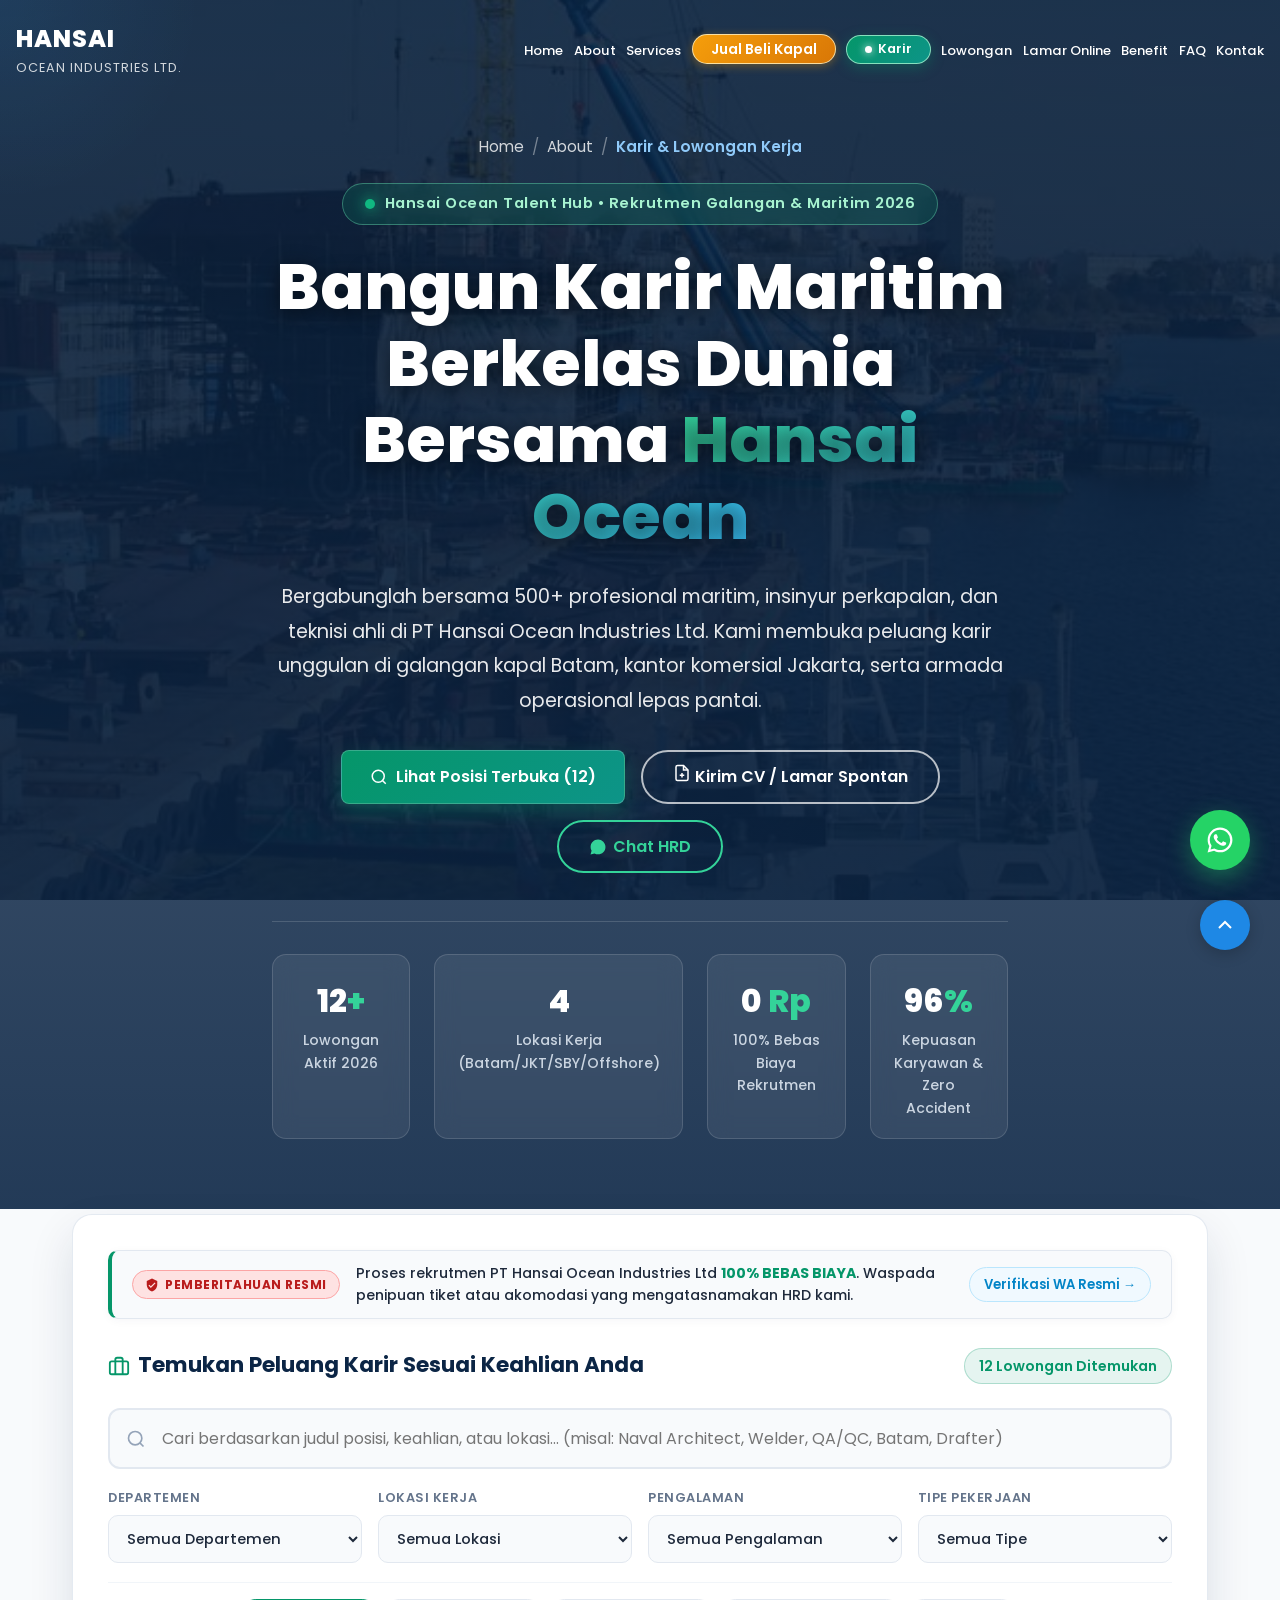
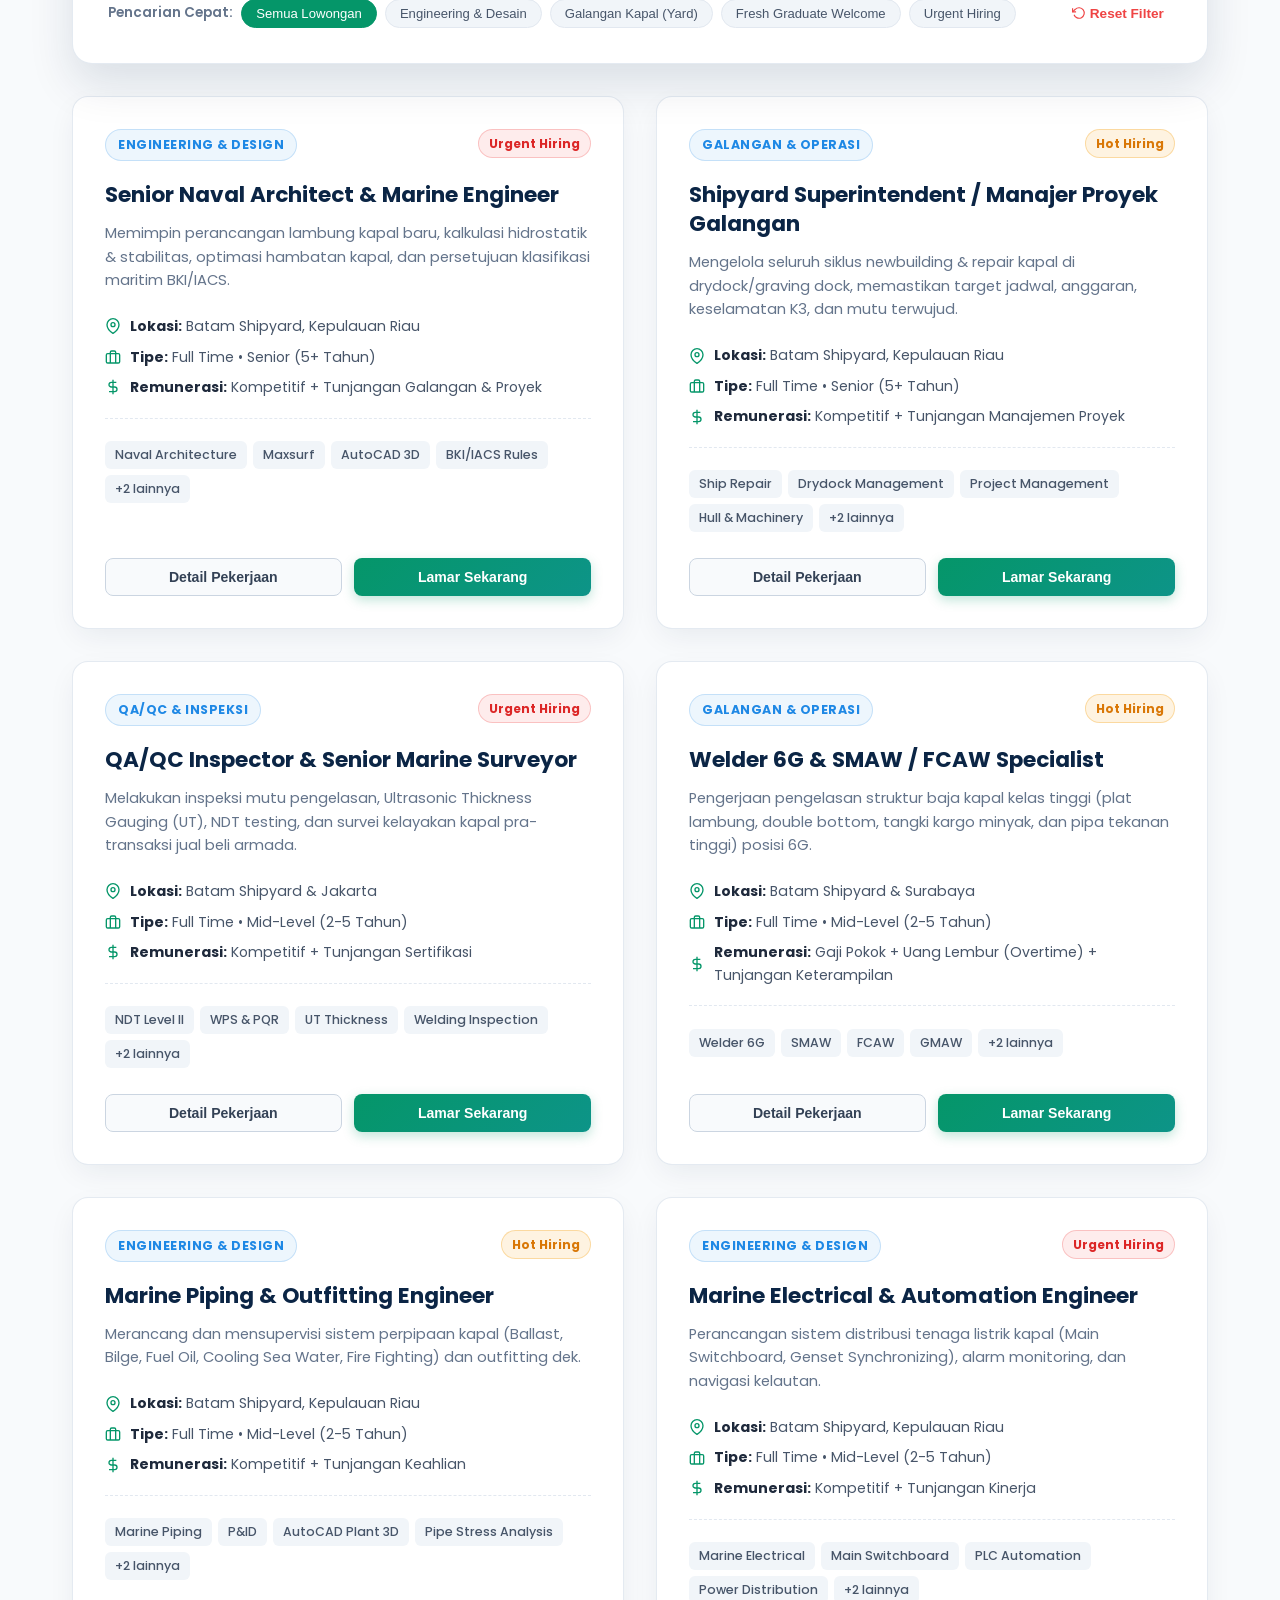
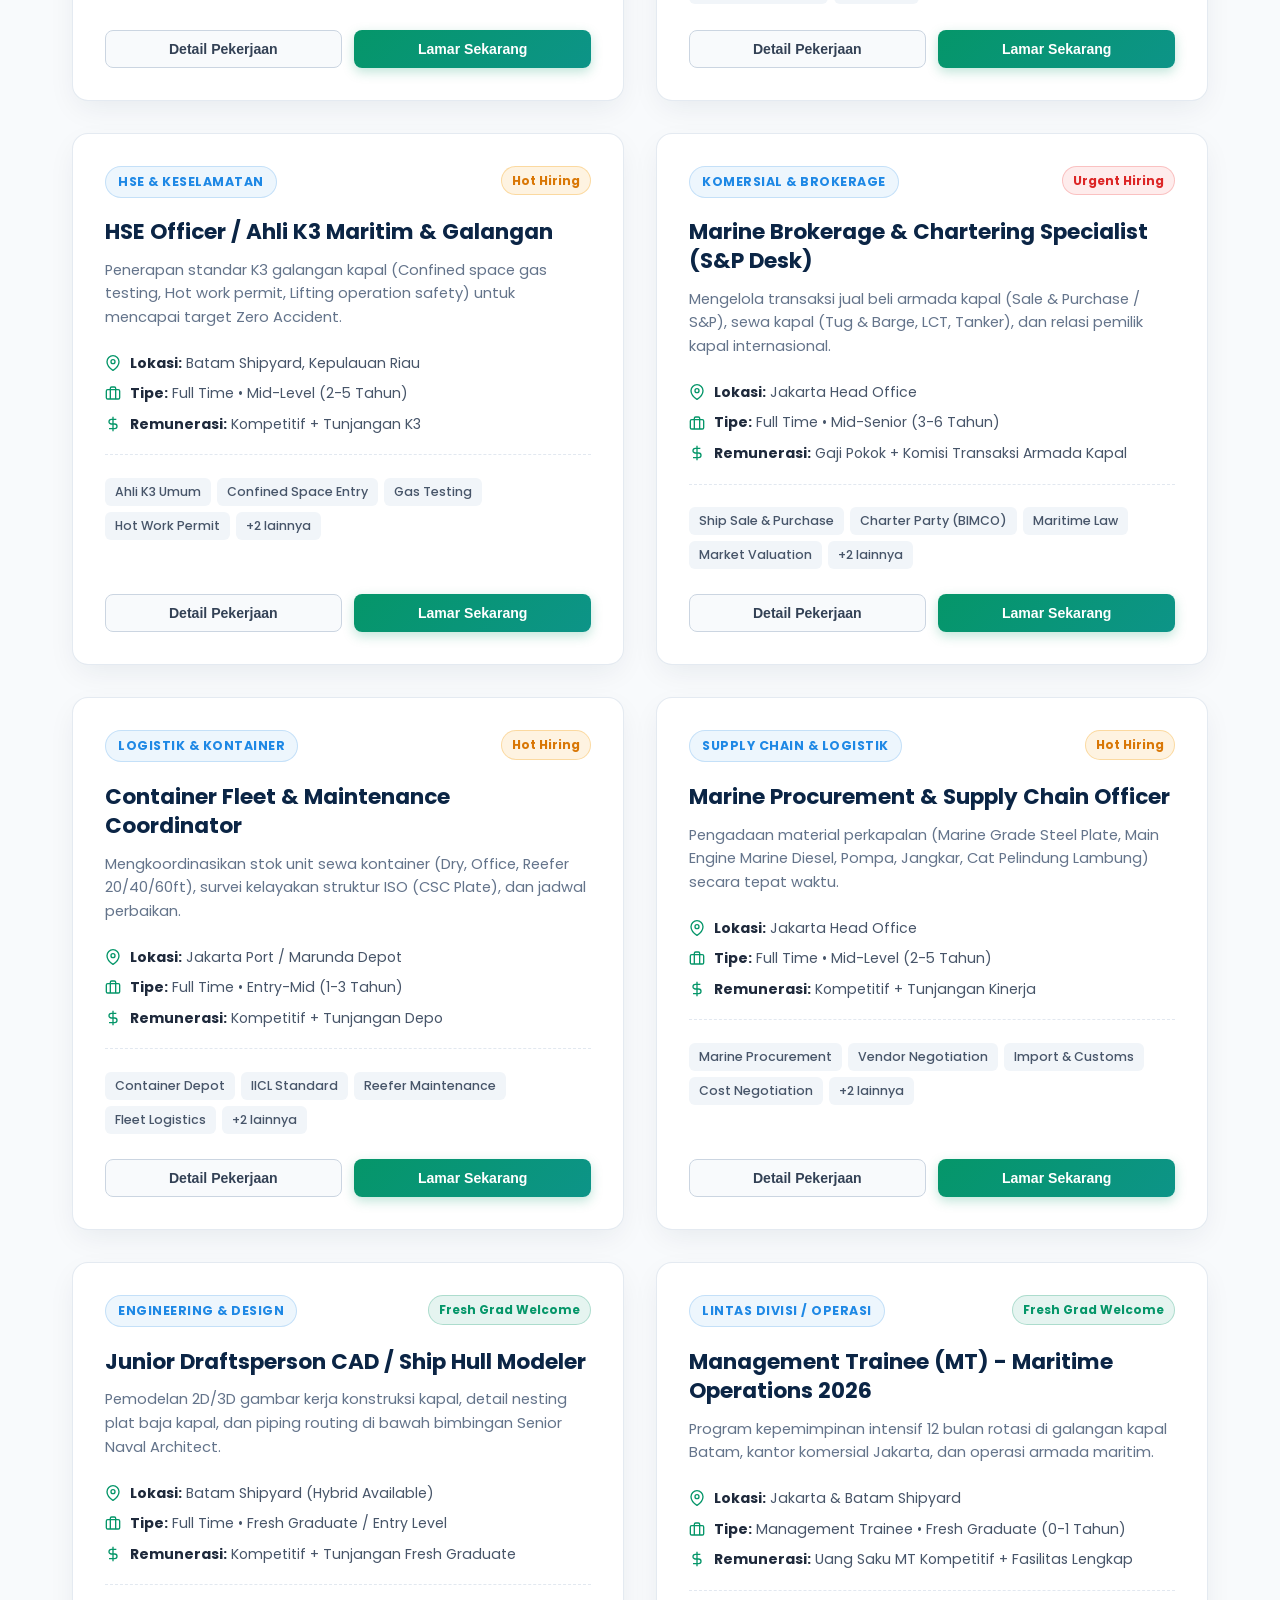
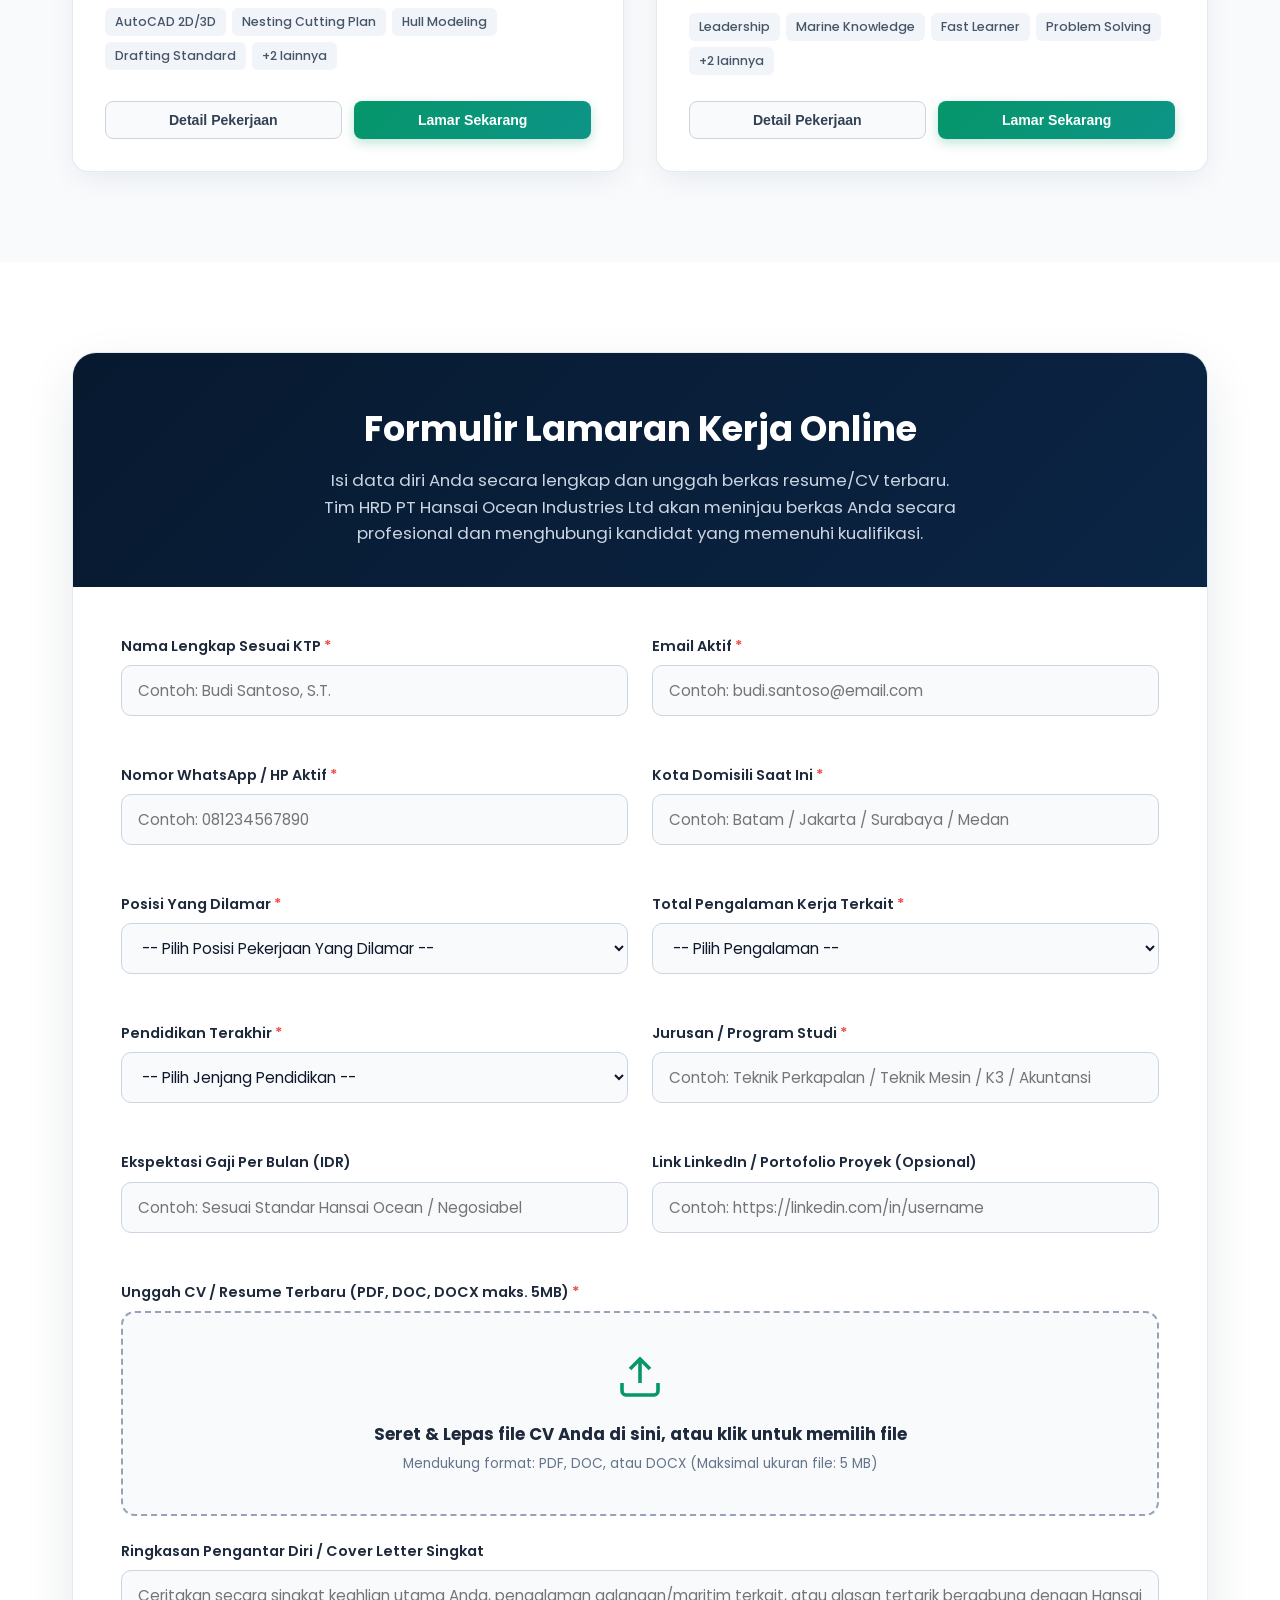
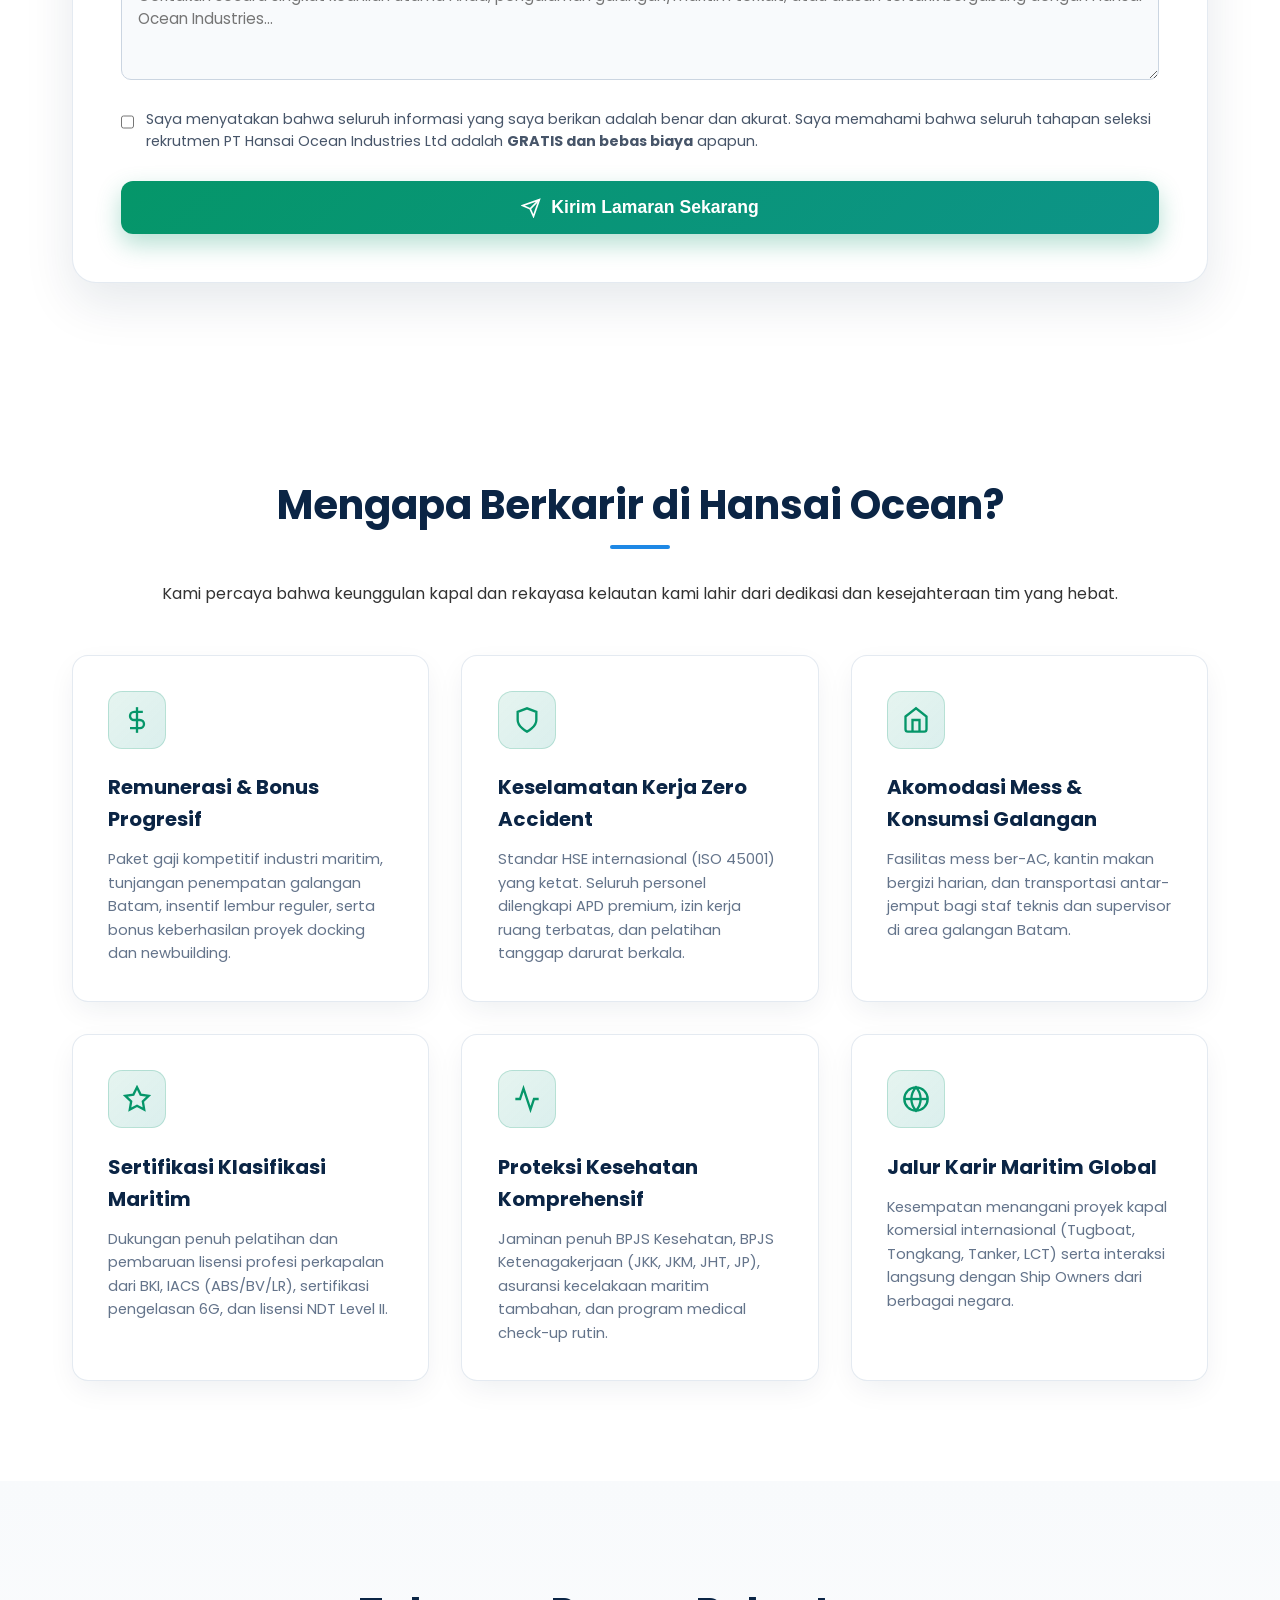
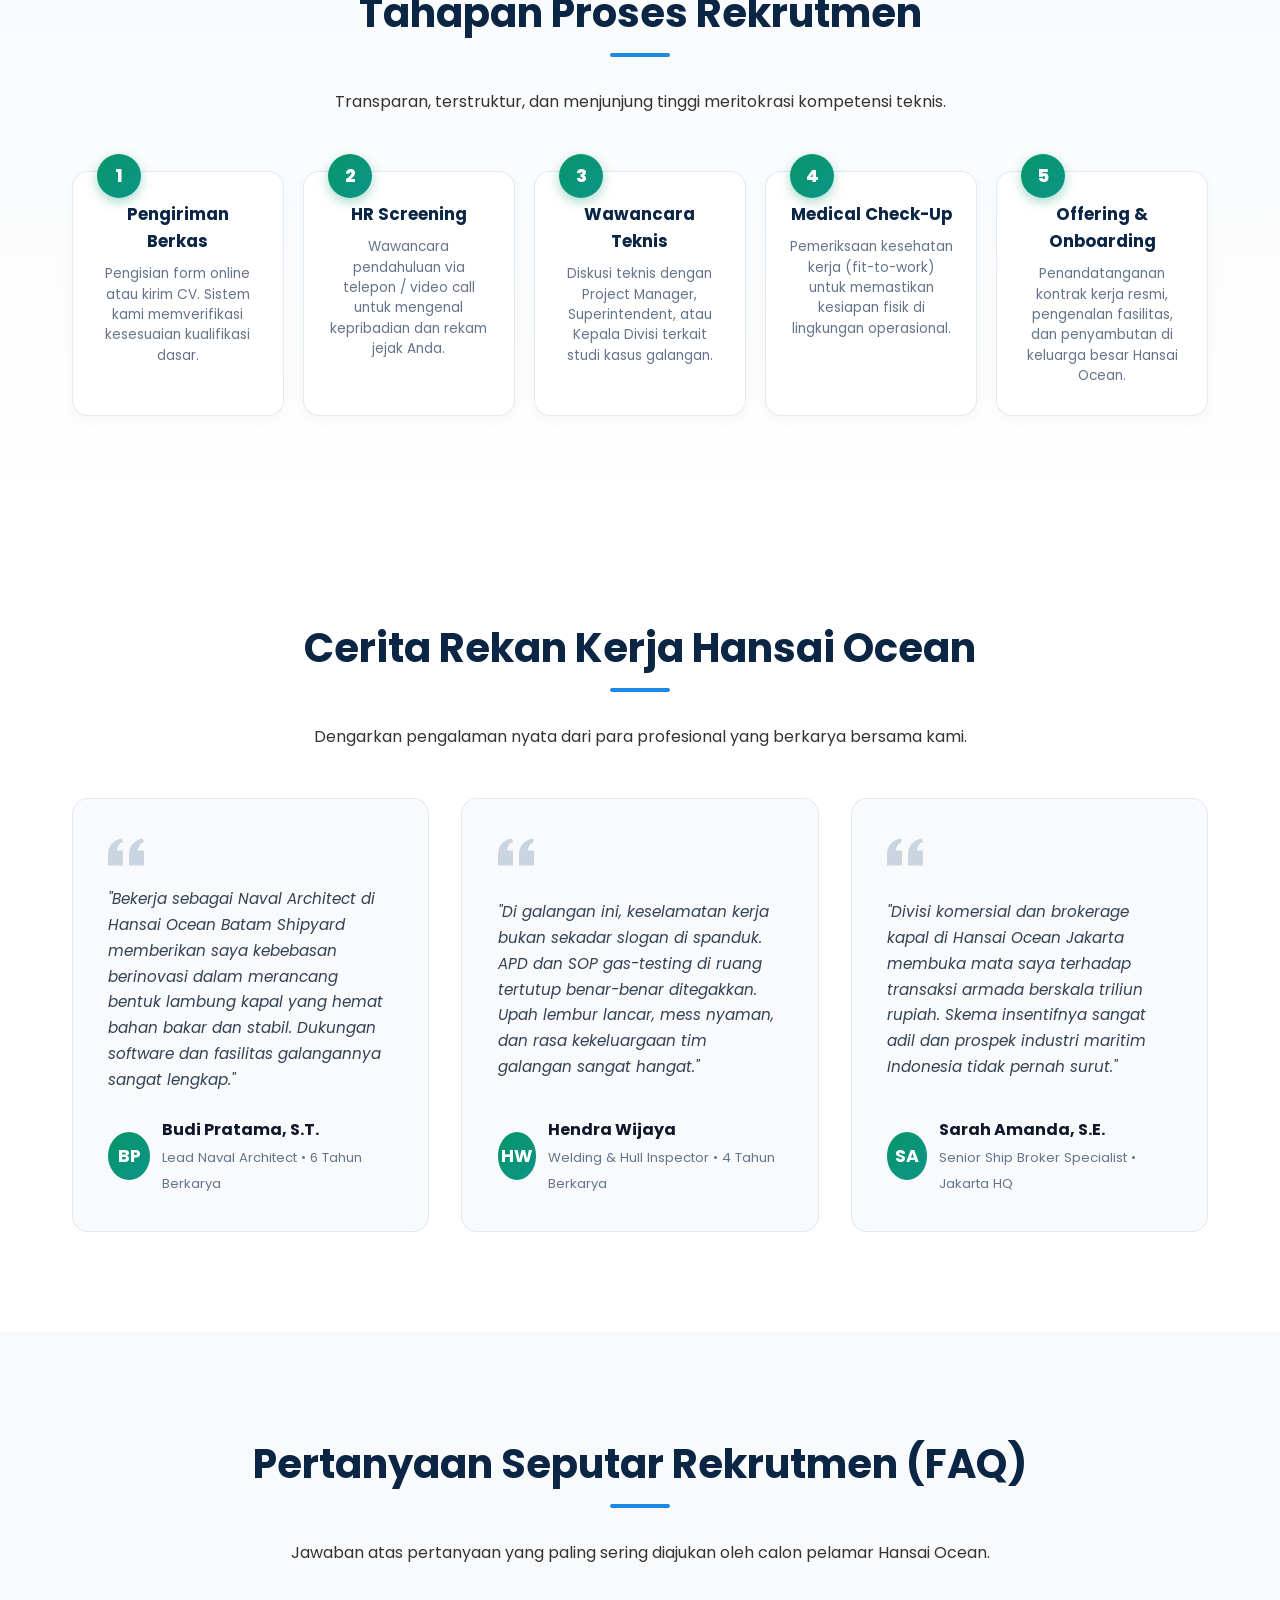
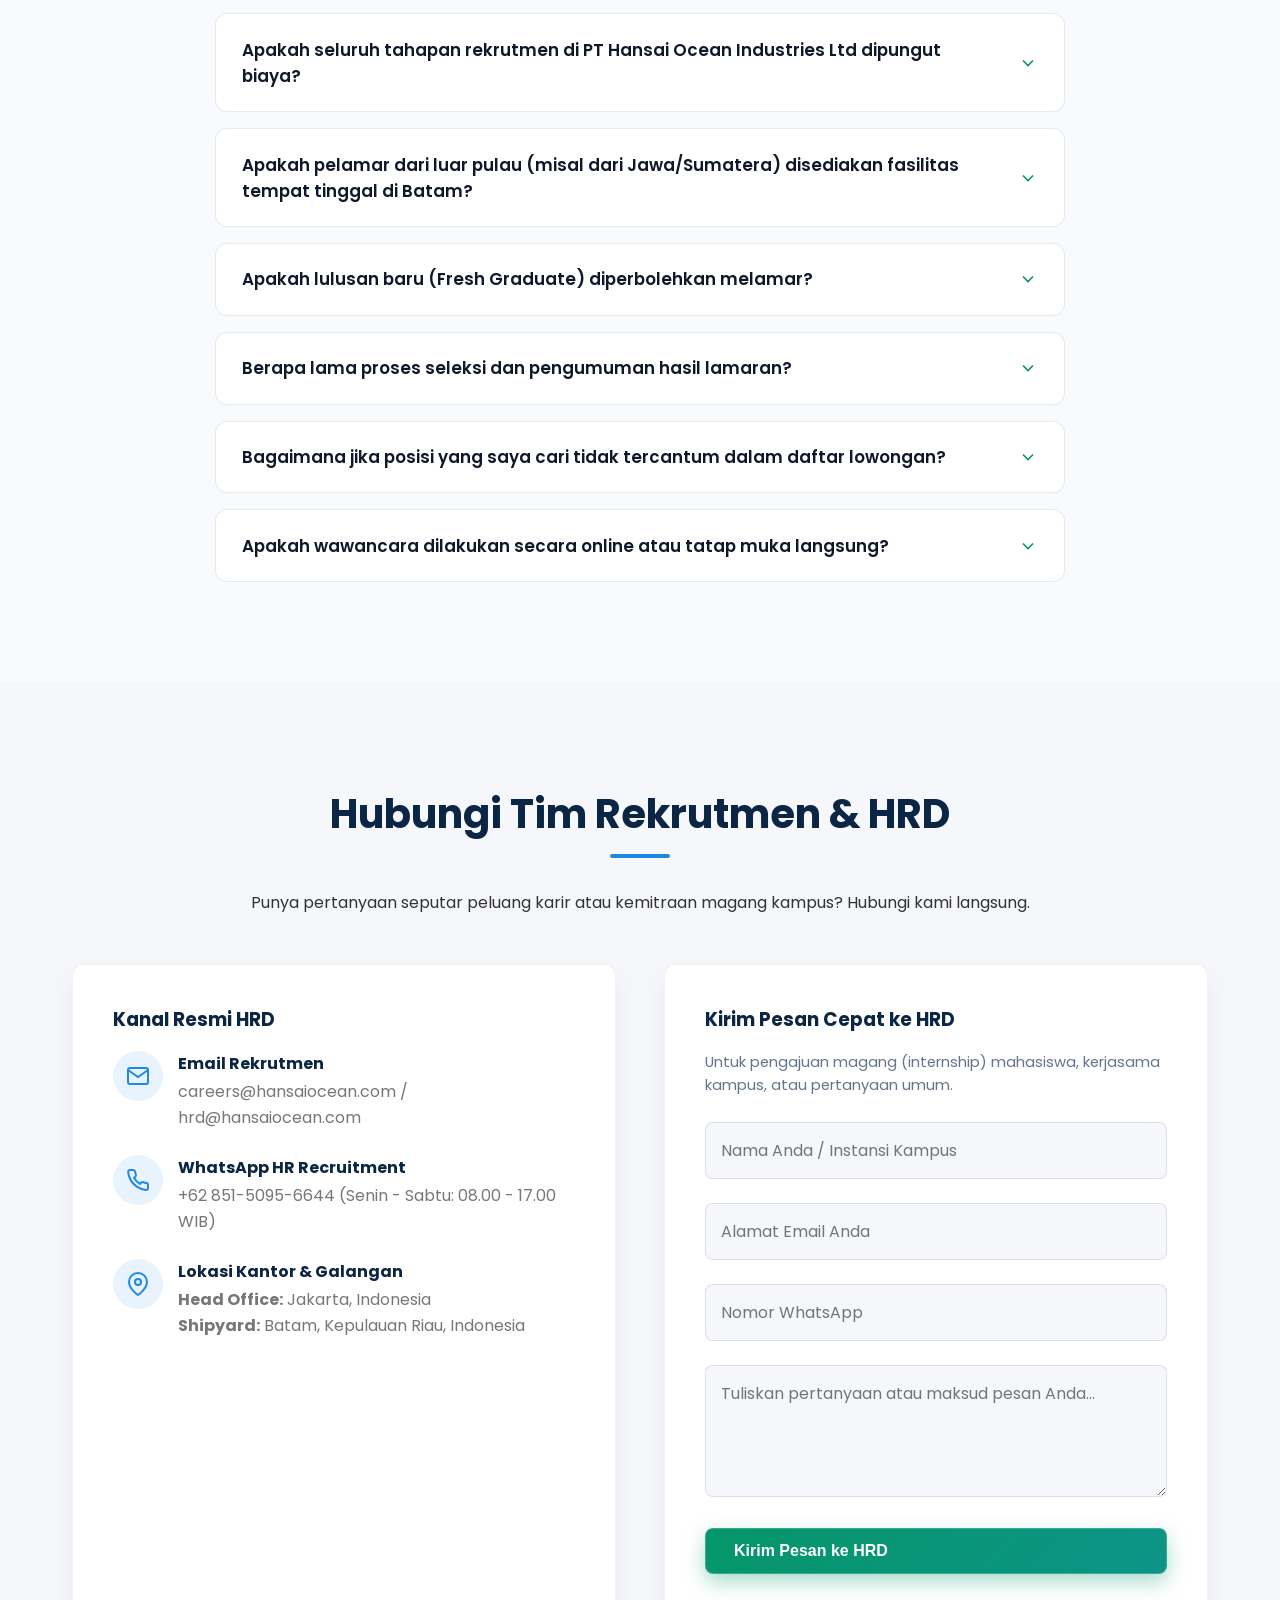
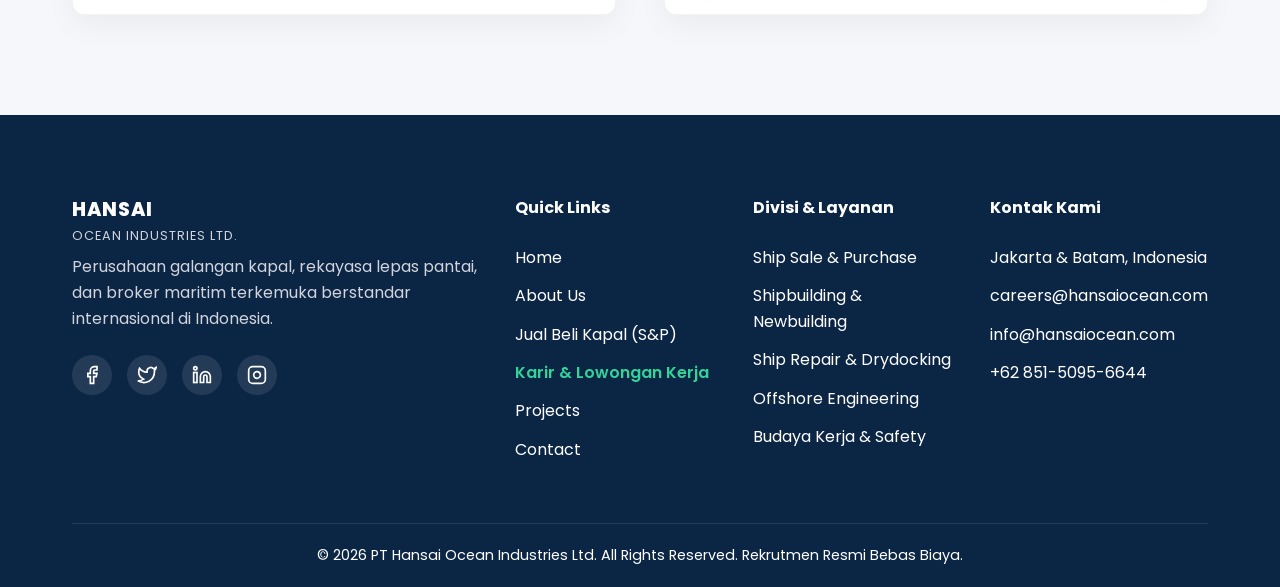
<file: karir.html>
<!DOCTYPE html>
<html lang="id">

<head>
    <meta charset="UTF-8">
    <meta name="viewport" content="width=device-width, initial-scale=1.0">
    <meta name="title" content="Karir & Lowongan Kerja | PT Hansai Ocean Industries Ltd">
    <meta name="description"
        content="Peluang karir dan lowongan kerja terbaru di PT Hansai Ocean Industries Ltd. Bergabunglah bersama tim galangan kapal, naval architecture, QA/QC, welding, HSE, logistik maritim, dan manajemen di Batam & Jakarta.">
    <title>Karir & Lowongan Kerja | PT Hansai Ocean Industries Ltd</title>

    <!-- Google Fonts -->
    <link rel="preconnect" href="https://fonts.googleapis.com">
    <link rel="preconnect" href="https://fonts.gstatic.com" crossorigin>
    <link href="https://fonts.googleapis.com/css2?family=Poppins:wght@300;400;500;600;700;800&display=swap"
        rel="stylesheet">

    <!-- Stylesheets -->
    <link rel="stylesheet" href="style.css">
    <link rel="stylesheet" href="ship-sale-style.css">
    <link rel="stylesheet" href="career-style.css">
</head>

<body>
    <!-- Loading Screen -->
    <div id="loader">
        <div class="loader-content">
            <div class="spinner"></div>
            <h2>HANSAI CAREERS</h2>
            <p>Memuat peluang karir maritim terbaik...</p>
        </div>
    </div>

    <!-- Mouse Glow Effect -->
    <div class="cursor-glow"></div>

    <!-- Floating WhatsApp Career Action Button -->
    <a href="https://wa.me/6285150956644?text=Halo%20HRD%20PT%20Hansai%20Ocean%20Industries,%20saya%20ingin%20konsultasi%20mengenai%20lowongan%20kerja%20yang%20tersedia."
        class="floating-career-wa" target="_blank" rel="noopener" aria-label="Konsultasi Karir via WhatsApp">
        <svg viewBox="0 0 24 24" width="30" height="30" fill="currentColor">
            <path
                d="M12.04 2c-5.46 0-9.91 4.45-9.91 9.91 0 1.75.46 3.45 1.32 4.95L2.05 22l5.25-1.38c1.45.79 3.08 1.21 4.74 1.21 5.46 0 9.91-4.45 9.91-9.91 0-2.65-1.03-5.14-2.9-7.01A9.816 9.816 0 0 0 12.04 2zm.01 18.06c-1.48 0-2.93-.4-4.2-1.15l-.3-.18-3.12.82.83-3.04-.2-.31a8.106 8.106 0 0 1-1.25-4.29c0-4.5 3.66-8.16 8.16-8.16 2.18 0 4.23.85 5.77 2.39a8.127 8.127 0 0 1 2.39 5.77c0 4.51-3.66 8.15-8.18 8.15zm4.47-6.11c-.25-.12-1.47-.72-1.7-.81-.23-.08-.39-.12-.56.12-.17.25-.64.81-.79.97-.14.17-.29.19-.54.06-.25-.12-1.05-.39-1.99-1.23-.74-.66-1.23-1.47-1.38-1.72-.14-.25-.02-.38.11-.5.11-.11.25-.29.37-.43.12-.14.17-.25.25-.41.08-.17.04-.31-.02-.43s-.56-1.34-.76-1.84c-.2-.48-.41-.42-.56-.43h-.48c-.17 0-.43.06-.66.31-.22.25-.86.84-.86 2.05s.88 2.38 1 2.54c.12.17 1.73 2.64 4.19 3.7.59.25 1.05.41 1.41.52.59.19 1.13.16 1.56.1.48-.07 1.47-.6 1.68-1.18.21-.58.21-1.07.15-1.18-.06-.11-.23-.17-.48-.29z" />
        </svg>
        <span class="floating-career-wa-tooltip">Tanya HRD via WhatsApp</span>
    </a>

    <!-- Navbar -->
    <nav id="navbar">
        <div class="nav-container">
            <a href="index.html" class="logo">
                <span class="logo-text">HANSAI <span class="logo-sub">OCEAN INDUSTRIES LTD.</span></span>
            </a>
            <div class="menu-toggle" id="mobile-menu">
                <span class="bar"></span>
                <span class="bar"></span>
                <span class="bar"></span>
            </div>
            <ul class="nav-menu">
                <li><a href="index.html#home" class="nav-link">Home</a></li>
                <li><a href="index.html#about" class="nav-link">About</a></li>
                <li><a href="index.html#services" class="nav-link">Services</a></li>
                <li><a href="jual-beli-kapal.html" class="nav-link nav-highlight-gold">Jual Beli Kapal</a></li>
                <li><a href="karir.html" class="nav-link nav-highlight-career"><span class="hiring-badge-dot"></span> Karir</a></li>
                <li><a href="#lowongan" class="nav-link">Lowongan</a></li>
                <li><a href="#form-lamaran" class="nav-link">Lamar Online</a></li>
                <li><a href="#budaya-kerja" class="nav-link">Benefit</a></li>
                <li><a href="#faq" class="nav-link">FAQ</a></li>
                <li><a href="#kontak-hr" class="nav-link">Kontak</a></li>
            </ul>
        </div>
    </nav>

    <!-- Scroll To Top -->
    <button id="scrollToTop" title="Go to top">
        <svg viewBox="0 0 24 24" width="24" height="24" stroke="currentColor" stroke-width="2" fill="none">
            <polyline points="18 15 12 9 6 15"></polyline>
        </svg>
    </button>

    <!-- Hero Section -->
    <section id="hero" class="hero career-hero">
        <div class="hero-overlay"></div>
        <div class="hero-bg" style="background-image: url('assets/shipyard.jpg');"></div>
        <div class="hero-content container">
            <div class="breadcrumb">
                <a href="index.html">Home</a>
                <span class="separator">/</span>
                <a href="index.html#about">About</a>
                <span class="separator">/</span>
                <span class="current">Karir & Lowongan Kerja</span>
            </div>


            <div class="career-hero-badge">
                <span class="pulse-dot-emerald"></span> Hansai Ocean Talent Hub • Rekrutmen Galangan & Maritim 2026
            </div>

            <h1 class="career-hero-title">
                Bangun Karir Maritim Berkelas Dunia Bersama <span>Hansai Ocean</span>
            </h1>

            <p class="career-hero-desc">
                Bergabunglah bersama 500+ profesional maritim, insinyur perkapalan, dan teknisi ahli di PT Hansai Ocean Industries Ltd. Kami membuka peluang karir unggulan di galangan kapal Batam, kantor komersial Jakarta, serta armada operasional lepas pantai.
            </p>

            <div class="career-hero-buttons">
                <a href="#lowongan" class="btn btn-emerald ripple">
                    <svg viewBox="0 0 24 24" width="18" height="18" stroke="currentColor" stroke-width="2" fill="none">
                        <circle cx="11" cy="11" r="8"></circle>
                        <line x1="21" y1="21" x2="16.65" y2="16.65"></line>
                    </svg>
                    Lihat Posisi Terbuka (12)
                </a>
                <a href="#form-lamaran" class="btn btn-outline ripple" style="color:#ffffff; border-color:rgba(255,255,255,0.7);">
                    <svg viewBox="0 0 24 24" width="18" height="18" stroke="currentColor" stroke-width="2" fill="none">
                        <path d="M14 2H6a2 2 0 0 0-2 2v16a2 2 0 0 0 2 2h12a2 2 0 0 0 2-2V8z"></path>
                        <polyline points="14 2 14 8 20 8"></polyline>
                        <line x1="12" y1="18" x2="12" y2="12"></line>
                        <line x1="9" y1="15" x2="15" y2="15"></line>
                    </svg>
                    Kirim CV / Lamar Spontan
                </a>
                <a href="https://wa.me/6285150956644?text=Halo%20HRD%20Hansai%20Ocean,%20saya%20ingin%20konsultasi%20mengenai%20rekrutmen%20dan%20lowongan%20kerja"
                    target="_blank" rel="noopener" class="btn btn-outline ripple" style="color:#34d399; border-color:#34d399; display:inline-flex; align-items:center; gap:6px;">
                    <svg viewBox="0 0 24 24" width="18" height="18" fill="currentColor">
                        <path d="M12.04 2c-5.46 0-9.91 4.45-9.91 9.91 0 1.75.46 3.45 1.32 4.95L2.05 22l5.25-1.38c1.45.79 3.08 1.21 4.74 1.21 5.46 0 9.91-4.45 9.91-9.91 0-2.65-1.03-5.14-2.9-7.01A9.816 9.816 0 0 0 12.04 2z"/>
                    </svg>
                    Chat HRD
                </a>
            </div>

            <!-- Hero Stats Counter -->
            <div class="career-hero-stats">
                <div class="career-stat-card">
                    <h3>12<span>+</span></h3>
                    <p>Lowongan Aktif 2026</p>
                </div>
                <div class="career-stat-card">
                    <h3>4</h3>
                    <p>Lokasi Kerja (Batam/JKT/SBY/Offshore)</p>
                </div>
                <div class="career-stat-card">
                    <h3>0<span> Rp</span></h3>
                    <p>100% Bebas Biaya Rekrutmen</p>
                </div>
                <div class="career-stat-card">
                    <h3>96<span>%</span></h3>
                    <p>Kepuasan Karyawan & Zero Accident</p>
                </div>
            </div>
        </div>
    </section>

    <!-- Main Content & Vacancy Filter Section -->
    <section id="lowongan" class="jobs-section">
        <div class="container">
            <!-- Search & Filter Controls Card -->
            <div class="job-search-panel">
                <!-- Official Anti-Fraud Trust Banner -->
                <div class="career-trust-banner">
                    <div class="trust-pill-label">
                        <svg viewBox="0 0 24 24" width="14" height="14" fill="currentColor">
                            <path d="M12 1L3 5v6c0 5.55 3.84 10.74 9 12 5.16-1.26 9-6.45 9-12V5l-9-4zm-2 16l-4-4 1.41-1.41L10 14.17l6.59-6.59L18 9l-8 8z"/>
                        </svg>
                        Pemberitahuan Resmi
                    </div>
                    <div class="trust-pill-text">
                        Proses rekrutmen PT Hansai Ocean Industries Ltd <strong>100% BEBAS BIAYA</strong>. Waspada penipuan tiket atau akomodasi yang mengatasnamakan HRD kami.
                    </div>
                    <a href="https://wa.me/6285150956644?text=Halo%20HRD%20Hansai%20Ocean,%20saya%20ingin%20mengonfirmasi%20informasi%20lowongan%20kerja"
                        target="_blank" rel="noopener" class="trust-pill-action">
                        Verifikasi WA Resmi &rarr;
                    </a>
                </div>
                <div class="search-header-row">
                    <h3>
                        <svg viewBox="0 0 24 24" width="22" height="22" stroke="#059669" stroke-width="2" fill="none">
                            <rect x="2" y="7" width="20" height="14" rx="2" ry="2"></rect>
                            <path d="M16 21V5a2 2 0 0 0-2-2h-4a2 2 0 0 0-2 2v16"></path>
                        </svg>
                        Temukan Peluang Karir Sesuai Keahlian Anda
                    </h3>
                    <span id="jobsCountBadge" class="jobs-count-badge">Memuat lowongan...</span>
                </div>

                <!-- Keyword search box -->
                <div class="search-input-wrapper">
                    <svg viewBox="0 0 24 24" width="20" height="20" stroke="currentColor" stroke-width="2" fill="none">
                        <circle cx="11" cy="11" r="8"></circle>
                        <line x1="21" y1="21" x2="16.65" y2="16.65"></line>
                    </svg>
                    <input type="text" id="careerSearchInput"
                        placeholder="Cari berdasarkan judul posisi, keahlian, atau lokasi... (misal: Naval Architect, Welder, QA/QC, Batam, Drafter)">
                </div>

                <!-- Select Filters -->
                <div class="filter-grid-selectors">
                    <div class="filter-select-group">
                        <label for="deptFilterSelect">Departemen</label>
                        <select id="deptFilterSelect" class="custom-select">
                            <option value="all">Semua Departemen</option>
                            <option value="engineering">Engineering & Design</option>
                            <option value="yard">Galangan & Operasi (Yard)</option>
                            <option value="qaqc">QA/QC & Inspeksi Maritim</option>
                            <option value="hse">HSE & Keselamatan K3</option>
                            <option value="commercial">Komersial & Brokerage (S&P)</option>
                            <option value="logistics">Supply Chain & Kontainer</option>
                            <option value="trainee">Management Trainee</option>
                        </select>
                    </div>

                    <div class="filter-select-group">
                        <label for="locFilterSelect">Lokasi Kerja</label>
                        <select id="locFilterSelect" class="custom-select">
                            <option value="all">Semua Lokasi</option>
                            <option value="batam">Batam Shipyard (Kepri)</option>
                            <option value="jakarta">Jakarta Head Office</option>
                        </select>
                    </div>

                    <div class="filter-select-group">
                        <label for="expFilterSelect">Pengalaman</label>
                        <select id="expFilterSelect" class="custom-select">
                            <option value="all">Semua Pengalaman</option>
                            <option value="fresh">Fresh Graduate / Entry Level</option>
                            <option value="mid">Mid-Level (2-5 Tahun)</option>
                            <option value="senior">Senior (5+ Tahun)</option>
                        </select>
                    </div>

                    <div class="filter-select-group">
                        <label for="typeFilterSelect">Tipe Pekerjaan</label>
                        <select id="typeFilterSelect" class="custom-select">
                            <option value="all">Semua Tipe</option>
                            <option value="fulltime">Full Time</option>
                            <option value="trainee">Management Trainee</option>
                        </select>
                    </div>
                </div>

                <!-- Quick tags & reset -->
                <div class="active-filters-row">
                    <span class="active-filters-label">Pencarian Cepat:</span>
                    <button type="button" class="quick-tag-btn active" data-filter-type="all">Semua Lowongan</button>
                    <button type="button" class="quick-tag-btn" data-filter-type="dept" data-filter-val="engineering">Engineering & Desain</button>
                    <button type="button" class="quick-tag-btn" data-filter-type="dept" data-filter-val="yard">Galangan Kapal (Yard)</button>
                    <button type="button" class="quick-tag-btn" data-filter-type="exp" data-filter-val="fresh">Fresh Graduate Welcome</button>
                    <button type="button" class="quick-tag-btn" data-filter-type="urgent">Urgent Hiring</button>
                    <button type="button" id="resetFiltersBtn" class="btn-reset-filters">
                        <svg viewBox="0 0 24 24" width="14" height="14" stroke="currentColor" stroke-width="2" fill="none">
                            <polyline points="1 4 1 10 7 10"></polyline>
                            <path d="M3.51 15a9 9 0 1 0 2.13-9.36L1 10"></path>
                        </svg>
                        Reset Filter
                    </button>
                </div>
            </div>

            <!-- Dynamic Job Grid -->
            <div id="jobsGridContainer" class="jobs-grid">
                <!-- Dynamically populated by career.js -->
            </div>
        </div>
    </section>

    <!-- Online Application Form Section -->
    <section id="form-lamaran" class="apply-section">
        <div class="container">
            <div class="apply-card">
                <div class="apply-card-header">
                    <h2>Formulir Lamaran Kerja Online</h2>
                    <p>
                        Isi data diri Anda secara lengkap dan unggah berkas resume/CV terbaru. Tim HRD PT Hansai Ocean Industries Ltd akan meninjau berkas Anda secara profesional dan menghubungi kandidat yang memenuhi kualifikasi.
                    </p>
                </div>

                <form id="careerApplicationForm" class="apply-form">
                    <!-- Row 1: Personal Info -->
                    <div class="form-row-2">
                        <div class="career-field-group">
                            <label for="appFullName">Nama Lengkap Sesuai KTP <span class="required">*</span></label>
                            <input type="text" id="appFullName" class="career-input" required placeholder="Contoh: Budi Santoso, S.T.">
                        </div>
                        <div class="career-field-group">
                            <label for="appEmail">Email Aktif <span class="required">*</span></label>
                            <input type="email" id="appEmail" class="career-input" required placeholder="Contoh: budi.santoso@email.com">
                        </div>
                    </div>

                    <!-- Row 2: Phone & Residence -->
                    <div class="form-row-2">
                        <div class="career-field-group">
                            <label for="appPhone">Nomor WhatsApp / HP Aktif <span class="required">*</span></label>
                            <input type="tel" id="appPhone" class="career-input" required placeholder="Contoh: 081234567890">
                        </div>
                        <div class="career-field-group">
                            <label for="appCity">Kota Domisili Saat Ini <span class="required">*</span></label>
                            <input type="text" id="appCity" class="career-input" required placeholder="Contoh: Batam / Jakarta / Surabaya / Medan">
                        </div>
                    </div>

                    <!-- Row 3: Position Applied & Experience -->
                    <div class="form-row-2">
                        <div class="career-field-group">
                            <label for="formPosisiDilamar">Posisi Yang Dilamar <span class="required">*</span></label>
                            <select id="formPosisiDilamar" class="career-select" required>
                                <option value="">-- Pilih Posisi Pekerjaan --</option>
                                <!-- Populated dynamically by JS -->
                            </select>
                        </div>
                        <div class="career-field-group">
                            <label for="appExperience">Total Pengalaman Kerja Terkait <span class="required">*</span></label>
                            <select id="appExperience" class="career-select" required>
                                <option value="">-- Pilih Pengalaman --</option>
                                <option value="Fresh Graduate (0-1 Tahun)">Fresh Graduate (0 - 1 Tahun)</option>
                                <option value="1 - 3 Tahun">1 - 3 Tahun</option>
                                <option value="3 - 5 Tahun">3 - 5 Tahun</option>
                                <option value="5 - 10 Tahun">5 - 10 Tahun</option>
                                <option value="Lebih dari 10 Tahun">Lebih dari 10 Tahun</option>
                            </select>
                        </div>
                    </div>

                    <!-- Row 4: Education & Major -->
                    <div class="form-row-2">
                        <div class="career-field-group">
                            <label for="appEducation">Pendidikan Terakhir <span class="required">*</span></label>
                            <select id="appEducation" class="career-select" required>
                                <option value="">-- Pilih Jenjang Pendidikan --</option>
                                <option value="SMK / SMA">SMK / SMA (Teknik / Umum)</option>
                                <option value="Diploma (D3/D4)">Diploma (D3 / D4)</option>
                                <option value="Sarjana (S1)">Sarjana (S1)</option>
                                <option value="Magister (S2)">Magister (S2)</option>
                            </select>
                        </div>
                        <div class="career-field-group">
                            <label for="appMajor">Jurusan / Program Studi <span class="required">*</span></label>
                            <input type="text" id="appMajor" class="career-input" required placeholder="Contoh: Teknik Perkapalan / Teknik Mesin / K3 / Akuntansi">
                        </div>
                    </div>

                    <!-- Row 5: Salary Expectation & LinkedIn -->
                    <div class="form-row-2">
                        <div class="career-field-group">
                            <label for="appSalary">Ekspektasi Gaji Per Bulan (IDR)</label>
                            <input type="text" id="appSalary" class="career-input" placeholder="Contoh: Sesuai Standar Hansai Ocean / Negosiabel">
                        </div>
                        <div class="career-field-group">
                            <label for="appLinkedin">Link LinkedIn / Portofolio Proyek (Opsional)</label>
                            <input type="url" id="appLinkedin" class="career-input" placeholder="Contoh: https://linkedin.com/in/username">
                        </div>
                    </div>

                    <!-- Row 6: Resume / CV Upload -->
                    <div class="career-field-group">
                        <label>Unggah CV / Resume Terbaru (PDF, DOC, DOCX maks. 5MB) <span class="required">*</span></label>
                        <div id="fileUploadBox" class="file-upload-box">
                            <svg class="file-upload-icon" viewBox="0 0 24 24" fill="none" stroke="currentColor" stroke-width="1.8">
                                <path d="M21 15v4a2 2 0 0 1-2 2H5a2 2 0 0 1-2-2v-4"></path>
                                <polyline points="17 8 12 3 7 8"></polyline>
                                <line x1="12" y1="3" x2="12" y2="15"></line>
                            </svg>
                            <h4>Seret & Lepas file CV Anda di sini, atau klik untuk memilih file</h4>
                            <p>Mendukung format: PDF, DOC, atau DOCX (Maksimal ukuran file: 5 MB)</p>
                            <input type="file" id="cvFileInput" class="file-input-hidden" accept=".pdf,.doc,.docx" required>

                            <div id="fileSelectedIndicator" class="file-selected-indicator">
                                <svg viewBox="0 0 24 24" width="18" height="18" stroke="currentColor" stroke-width="2" fill="none">
                                    <polyline points="20 6 9 17 4 12"></polyline>
                                </svg>
                                <span id="selectedFileName">File terpilih</span>
                            </div>
                        </div>
                    </div>

                    <!-- Row 7: Cover Letter / Message -->
                    <div class="career-field-group">
                        <label for="appCoverLetter">Ringkasan Pengantar Diri / Cover Letter Singkat</label>
                        <textarea id="appCoverLetter" class="career-textarea"
                            placeholder="Ceritakan secara singkat keahlian utama Anda, pengalaman galangan/maritim terkait, atau alasan tertarik bergabung dengan Hansai Ocean Industries..."></textarea>
                    </div>

                    <!-- Agreement Checkbox -->
                    <label class="checkbox-agreement">
                        <input type="checkbox" id="appAgreementCheck" required>
                        <span>
                            Saya menyatakan bahwa seluruh informasi yang saya berikan adalah benar dan akurat. Saya memahami bahwa seluruh tahapan seleksi rekrutmen PT Hansai Ocean Industries Ltd adalah <strong>GRATIS dan bebas biaya</strong> apapun.
                        </span>
                    </label>

                    <!-- Submit Button -->
                    <button type="submit" id="submitAppBtn" class="submit-application-btn ripple">
                        <svg viewBox="0 0 24 24" width="20" height="20" stroke="currentColor" stroke-width="2" fill="none">
                            <line x1="22" y1="2" x2="11" y2="13"></line>
                            <polygon points="22 2 15 22 11 13 2 9 22 2"></polygon>
                        </svg>
                        Kirim Lamaran Sekarang
                    </button>
                </form>
            </div>
        </div>
    </section>

    <!-- Why Join Us / Benefits & Culture Section -->
    <section id="budaya-kerja" class="benefits-section">
        <div class="container">
            <div class="section-header text-center">
                <h2 class="section-title">Mengapa Berkarir di Hansai Ocean?</h2>
                <div class="title-line center-line"></div>
                <p>Kami percaya bahwa keunggulan kapal dan rekayasa kelautan kami lahir dari dedikasi dan kesejahteraan tim yang hebat.</p>
            </div>

            <div class="benefits-grid">
                <div class="benefit-card">
                    <div class="benefit-icon-box">
                        <svg viewBox="0 0 24 24" width="28" height="28" stroke="currentColor" stroke-width="2" fill="none">
                            <line x1="12" y1="1" x2="12" y2="23"></line>
                            <path d="M17 5H9.5a3.5 3.5 0 0 0 0 7h5a3.5 3.5 0 0 1 0 7H6"></path>
                        </svg>
                    </div>
                    <h3>Remunerasi & Bonus Progresif</h3>
                    <p>Paket gaji kompetitif industri maritim, tunjangan penempatan galangan Batam, insentif lembur reguler, serta bonus keberhasilan proyek docking dan newbuilding.</p>
                </div>

                <div class="benefit-card">
                    <div class="benefit-icon-box">
                        <svg viewBox="0 0 24 24" width="28" height="28" stroke="currentColor" stroke-width="2" fill="none">
                            <path d="M12 22s8-4 8-10V5l-8-3-8 3v7c0 6 8 10 8 10z"></path>
                        </svg>
                    </div>
                    <h3>Keselamatan Kerja Zero Accident</h3>
                    <p>Standar HSE internasional (ISO 45001) yang ketat. Seluruh personel dilengkapi APD premium, izin kerja ruang terbatas, dan pelatihan tanggap darurat berkala.</p>
                </div>

                <div class="benefit-card">
                    <div class="benefit-icon-box">
                        <svg viewBox="0 0 24 24" width="28" height="28" stroke="currentColor" stroke-width="2" fill="none">
                            <path d="M3 9l9-7 9 7v11a2 2 0 0 1-2 2H5a2 2 0 0 1-2-2z"></path>
                            <polyline points="9 22 9 12 15 12 15 22"></polyline>
                        </svg>
                    </div>
                    <h3>Akomodasi Mess & Konsumsi Galangan</h3>
                    <p>Fasilitas mess ber-AC, kantin makan bergizi harian, dan transportasi antar-jemput bagi staf teknis dan supervisor di area galangan Batam.</p>
                </div>

                <div class="benefit-card">
                    <div class="benefit-icon-box">
                        <svg viewBox="0 0 24 24" width="28" height="28" stroke="currentColor" stroke-width="2" fill="none">
                            <polygon points="12 2 15.09 8.26 22 9.27 17 14.14 18.18 21.02 12 17.77 5.82 21.02 7 14.14 2 9.27 8.91 8.26 12 2"></polygon>
                        </svg>
                    </div>
                    <h3>Sertifikasi Klasifikasi Maritim</h3>
                    <p>Dukungan penuh pelatihan dan pembaruan lisensi profesi perkapalan dari BKI, IACS (ABS/BV/LR), sertifikasi pengelasan 6G, dan lisensi NDT Level II.</p>
                </div>

                <div class="benefit-card">
                    <div class="benefit-icon-box">
                        <svg viewBox="0 0 24 24" width="28" height="28" stroke="currentColor" stroke-width="2" fill="none">
                            <path d="M22 12h-4l-3 9L9 3l-3 9H2"></path>
                        </svg>
                    </div>
                    <h3>Proteksi Kesehatan Komprehensif</h3>
                    <p>Jaminan penuh BPJS Kesehatan, BPJS Ketenagakerjaan (JKK, JKM, JHT, JP), asuransi kecelakaan maritim tambahan, dan program medical check-up rutin.</p>
                </div>

                <div class="benefit-card">
                    <div class="benefit-icon-box">
                        <svg viewBox="0 0 24 24" width="28" height="28" stroke="currentColor" stroke-width="2" fill="none">
                            <circle cx="12" cy="12" r="10"></circle>
                            <line x1="2" y1="12" x2="22" y2="12"></line>
                            <path d="M12 2a15.3 15.3 0 0 1 4 10 15.3 15.3 0 0 1-4 10 15.3 15.3 0 0 1-4-10 15.3 15.3 0 0 1 4-10z"></path>
                        </svg>
                    </div>
                    <h3>Jalur Karir Maritim Global</h3>
                    <p>Kesempatan menangani proyek kapal komersial internasional (Tugboat, Tongkang, Tanker, LCT) serta interaksi langsung dengan Ship Owners dari berbagai negara.</p>
                </div>
            </div>
        </div>
    </section>

    <!-- Recruitment Process Roadmap -->
    <section id="proses-seleksi" class="process-section">
        <div class="container">
            <div class="section-header text-center">
                <h2 class="section-title">Tahapan Proses Rekrutmen</h2>
                <div class="title-line center-line"></div>
                <p>Transparan, terstruktur, dan menjunjung tinggi meritokrasi kompetensi teknis.</p>
            </div>

            <div class="process-timeline">
                <div class="process-step-card">
                    <div class="step-number">1</div>
                    <h4>Pengiriman Berkas</h4>
                    <p>Pengisian form online atau kirim CV. Sistem kami memverifikasi kesesuaian kualifikasi dasar.</p>
                </div>

                <div class="process-step-card">
                    <div class="step-number">2</div>
                    <h4>HR Screening</h4>
                    <p>Wawancara pendahuluan via telepon / video call untuk mengenal kepribadian dan rekam jejak Anda.</p>
                </div>

                <div class="process-step-card">
                    <div class="step-number">3</div>
                    <h4>Wawancara Teknis</h4>
                    <p>Diskusi teknis dengan Project Manager, Superintendent, atau Kepala Divisi terkait studi kasus galangan.</p>
                </div>

                <div class="process-step-card">
                    <div class="step-number">4</div>
                    <h4>Medical Check-Up</h4>
                    <p>Pemeriksaan kesehatan kerja (fit-to-work) untuk memastikan kesiapan fisik di lingkungan operasional.</p>
                </div>

                <div class="process-step-card">
                    <div class="step-number">5</div>
                    <h4>Offering & Onboarding</h4>
                    <p>Penandatanganan kontrak kerja resmi, pengenalan fasilitas, dan penyambutan di keluarga besar Hansai Ocean.</p>
                </div>
            </div>
        </div>
    </section>

    <!-- Employee Testimonials -->
    <section class="testimonials-section">
        <div class="container">
            <div class="section-header text-center">
                <h2 class="section-title">Cerita Rekan Kerja Hansai Ocean</h2>
                <div class="title-line center-line"></div>
                <p>Dengarkan pengalaman nyata dari para profesional yang berkarya bersama kami.</p>
            </div>

            <div class="testimonials-grid">
                <div class="testimonial-card">
                    <svg class="quote-icon" viewBox="0 0 24 24" width="36" height="36" fill="currentColor">
                        <path d="M14.017 21v-7.391c0-5.704 3.731-9.57 8.983-10.609l.995 2.151c-2.432.917-3.995 3.638-3.995 5.849h4v10h-9.983zm-14.017 0v-7.391c0-5.704 3.748-9.57 9-10.609l.996 2.151c-2.433.917-3.996 3.638-3.996 5.849h3.983v10h-9.983z"/>
                    </svg>
                    <p>"Bekerja sebagai Naval Architect di Hansai Ocean Batam Shipyard memberikan saya kebebasan berinovasi dalam merancang bentuk lambung kapal yang hemat bahan bakar dan stabil. Dukungan software dan fasilitas galangannya sangat lengkap."</p>
                    <div class="testimonial-author">
                        <div class="author-avatar">BP</div>
                        <div class="author-info">
                            <h4>Budi Pratama, S.T.</h4>
                            <span>Lead Naval Architect • 6 Tahun Berkarya</span>
                        </div>
                    </div>
                </div>

                <div class="testimonial-card">
                    <svg class="quote-icon" viewBox="0 0 24 24" width="36" height="36" fill="currentColor">
                        <path d="M14.017 21v-7.391c0-5.704 3.731-9.57 8.983-10.609l.995 2.151c-2.432.917-3.995 3.638-3.995 5.849h4v10h-9.983zm-14.017 0v-7.391c0-5.704 3.748-9.57 9-10.609l.996 2.151c-2.433.917-3.996 3.638-3.996 5.849h3.983v10h-9.983z"/>
                    </svg>
                    <p>"Di galangan ini, keselamatan kerja bukan sekadar slogan di spanduk. APD dan SOP gas-testing di ruang tertutup benar-benar ditegakkan. Upah lembur lancar, mess nyaman, dan rasa kekeluargaan tim galangan sangat hangat."</p>
                    <div class="testimonial-author">
                        <div class="author-avatar">HW</div>
                        <div class="author-info">
                            <h4>Hendra Wijaya</h4>
                            <span>Welding & Hull Inspector • 4 Tahun Berkarya</span>
                        </div>
                    </div>
                </div>

                <div class="testimonial-card">
                    <svg class="quote-icon" viewBox="0 0 24 24" width="36" height="36" fill="currentColor">
                        <path d="M14.017 21v-7.391c0-5.704 3.731-9.57 8.983-10.609l.995 2.151c-2.432.917-3.995 3.638-3.995 5.849h4v10h-9.983zm-14.017 0v-7.391c0-5.704 3.748-9.57 9-10.609l.996 2.151c-2.433.917-3.996 3.638-3.996 5.849h3.983v10h-9.983z"/>
                    </svg>
                    <p>"Divisi komersial dan brokerage kapal di Hansai Ocean Jakarta membuka mata saya terhadap transaksi armada berskala triliun rupiah. Skema insentifnya sangat adil dan prospek industri maritim Indonesia tidak pernah surut."</p>
                    <div class="testimonial-author">
                        <div class="author-avatar">SA</div>
                        <div class="author-info">
                            <h4>Sarah Amanda, S.E.</h4>
                            <span>Senior Ship Broker Specialist • Jakarta HQ</span>
                        </div>
                    </div>
                </div>
            </div>
        </div>
    </section>

    <!-- FAQ Section -->
    <section id="faq" class="career-faq-section">
        <div class="container">
            <div class="section-header text-center">
                <h2 class="section-title">Pertanyaan Seputar Rekrutmen (FAQ)</h2>
                <div class="title-line center-line"></div>
                <p>Jawaban atas pertanyaan yang paling sering diajukan oleh calon pelamar Hansai Ocean.</p>
            </div>

            <div class="faq-accordion-container">
                <div class="faq-item">
                    <button type="button" class="faq-question-btn">
                        <span>Apakah seluruh tahapan rekrutmen di PT Hansai Ocean Industries Ltd dipungut biaya?</span>
                        <svg class="faq-icon-chevron" viewBox="0 0 24 24" width="20" height="20" stroke="currentColor" stroke-width="2" fill="none">
                            <polyline points="6 9 12 15 18 9"></polyline>
                        </svg>
                    </button>
                    <div class="faq-answer-content">
                        <p><strong>Sama sekali TIDAK dipungut biaya apapun (100% Gratis).</strong> PT Hansai Ocean Industries Ltd tidak pernah bekerja sama dengan agen travel mana pun dan tidak meminta penggantian biaya tiket, akomodasi, maupun seragam. Jika ada pihak yang mengatasnamakan HRD dan meminta transfer uang, dipastikan itu adalah penipuan.</p>
                    </div>
                </div>

                <div class="faq-item">
                    <button type="button" class="faq-question-btn">
                        <span>Apakah pelamar dari luar pulau (misal dari Jawa/Sumatera) disediakan fasilitas tempat tinggal di Batam?</span>
                        <svg class="faq-icon-chevron" viewBox="0 0 24 24" width="20" height="20" stroke="currentColor" stroke-width="2" fill="none">
                            <polyline points="6 9 12 15 18 9"></polyline>
                        </svg>
                    </button>
                    <div class="faq-answer-content">
                        <p>Ya. Untuk staf teknis, insinyur perkapalan, dan pengawas galangan yang ditugaskan di Batam Shipyard, perusahaan menyediakan fasilitas mess karyawan ber-AC, makan bergizi di kantin galangan, serta tunjangan penempatan kerja.</p>
                    </div>
                </div>

                <div class="faq-item">
                    <button type="button" class="faq-question-btn">
                        <span>Apakah lulusan baru (Fresh Graduate) diperbolehkan melamar?</span>
                        <svg class="faq-icon-chevron" viewBox="0 0 24 24" width="20" height="20" stroke="currentColor" stroke-width="2" fill="none">
                            <polyline points="6 9 12 15 18 9"></polyline>
                        </svg>
                    </button>
                    <div class="faq-answer-content">
                        <p>Tentu saja! Kami membuka posisi <strong>Junior Draftsperson CAD / Ship Modeler</strong> dan program <strong>Management Trainee (MT) Maritime Operations 2026</strong> khusus untuk lulusan baru bertalenta dari jurusan Teknik Perkapalan, Teknik Sistem Perkapalan, Teknik Mesin, Kelistrikan, dan Manajemen Bisnis.</p>
                    </div>
                </div>

                <div class="faq-item">
                    <button type="button" class="faq-question-btn">
                        <span>Berapa lama proses seleksi dan pengumuman hasil lamaran?</span>
                        <svg class="faq-icon-chevron" viewBox="0 0 24 24" width="20" height="20" stroke="currentColor" stroke-width="2" fill="none">
                            <polyline points="6 9 12 15 18 9"></polyline>
                        </svg>
                    </button>
                    <div class="faq-answer-content">
                        <p>Tim HRD melakukan review berkas secara berkala. Kandidat yang lolos seleksi berkas administrasi biasanya akan dihubungi melalui WhatsApp atau Email resmi dalam waktu <strong>3 hingga 7 hari kerja</strong> setelah lamaran diserahkan.</p>
                    </div>
                </div>

                <div class="faq-item">
                    <button type="button" class="faq-question-btn">
                        <span>Bagaimana jika posisi yang saya cari tidak tercantum dalam daftar lowongan?</span>
                        <svg class="faq-icon-chevron" viewBox="0 0 24 24" width="20" height="20" stroke="currentColor" stroke-width="2" fill="none">
                            <polyline points="6 9 12 15 18 9"></polyline>
                        </svg>
                    </button>
                    <div class="faq-answer-content">
                        <p>Anda tetap dapat mengirimkan lamaran melalui opsi <em>"Lainnya / Aplikasi Spontan (Kirim CV Umum)"</em> pada formulir online di atas, atau mengirimkan CV langsung ke email resmi kami: <code>careers@hansaiocean.com</code>. CV Anda akan tersimpan dalam Talent Pool kami untuk peluang masa depan.</p>
                    </div>
                </div>

                <div class="faq-item">
                    <button type="button" class="faq-question-btn">
                        <span>Apakah wawancara dilakukan secara online atau tatap muka langsung?</span>
                        <svg class="faq-icon-chevron" viewBox="0 0 24 24" width="20" height="20" stroke="currentColor" stroke-width="2" fill="none">
                            <polyline points="6 9 12 15 18 9"></polyline>
                        </svg>
                    </button>
                    <div class="faq-answer-content">
                        <p>Untuk tahap awal (HR Screening dan User Interview), wawancara dapat dilakukan secara <strong>online melalui Zoom / Google Meet</strong> sehingga pelamar dari berbagai kota tidak perlu langsung bepergian. Wawancara tatap muka atau tes praktik lapangan hanya dilakukan pada tahap akhir.</p>
                    </div>
                </div>
            </div>
        </div>
    </section>

    <!-- HR Contact & Direct Channel -->
    <section id="kontak-hr" class="section-padding bg-light">
        <div class="container">
            <div class="section-header text-center">
                <h2 class="section-title">Hubungi Tim Rekrutmen & HRD</h2>
                <div class="title-line center-line"></div>
                <p>Punya pertanyaan seputar peluang karir atau kemitraan magang kampus? Hubungi kami langsung.</p>
            </div>

            <div class="contact-grid">
                <div class="contact-info glass-card">
                    <h3>Kanal Resmi HRD</h3>
                    
                    <div class="info-item">
                        <div class="info-icon">
                            <svg viewBox="0 0 24 24" width="24" height="24" stroke="currentColor" stroke-width="2" fill="none">
                                <path d="M4 4h16c1.1 0 2 .9 2 2v12c0 1.1-.9 2-2 2H4c-1.1 0-2-.9-2-2V6c0-1.1.9-2 2-2z"></path>
                                <polyline points="22,6 12,13 2,6"></polyline>
                            </svg>
                        </div>
                        <div>
                            <h4>Email Rekrutmen</h4>
                            <p>careers@hansaiocean.com / hrd@hansaiocean.com</p>
                        </div>
                    </div>

                    <div class="info-item">
                        <div class="info-icon">
                            <svg viewBox="0 0 24 24" width="24" height="24" stroke="currentColor" stroke-width="2" fill="none">
                                <path d="M22 16.92v3a2 2 0 0 1-2.18 2 19.79 19.79 0 0 1-8.63-3.07 19.5 19.5 0 0 1-6-6 19.79 19.79 0 0 1-3.07-8.67A2 2 0 0 1 4.11 2h3a2 2 0 0 1 2 1.72 12.84 12.84 0 0 0 .7 2.81 2 2 0 0 1-.45 2.11L8.09 9.91a16 16 0 0 0 6 6l1.27-1.27a2 2 0 0 1 2.11-.45 12.84 12.84 0 0 0 2.81.7A2 2 0 0 1 22 16.92z"></path>
                            </svg>
                        </div>
                        <div>
                            <h4>WhatsApp HR Recruitment</h4>
                            <p>+62 851-5095-6644 (Senin - Sabtu: 08.00 - 17.00 WIB)</p>
                        </div>
                    </div>

                    <div class="info-item">
                        <div class="info-icon">
                            <svg viewBox="0 0 24 24" width="24" height="24" stroke="currentColor" stroke-width="2" fill="none">
                                <path d="M21 10c0 7-9 13-9 13s-9-6-9-13a9 9 0 0 1 18 0z"></path>
                                <circle cx="12" cy="10" r="3"></circle>
                            </svg>
                        </div>
                        <div>
                            <h4>Lokasi Kantor & Galangan</h4>
                            <p><strong>Head Office:</strong> Jakarta, Indonesia</p>
                            <p><strong>Shipyard:</strong> Batam, Kepulauan Riau, Indonesia</p>
                        </div>
                    </div>
                </div>

                <div class="contact-form glass-card">
                    <h3>Kirim Pesan Cepat ke HRD</h3>
                    <p style="color:#64748b; font-size:0.92rem; margin-bottom:1.5rem;">
                        Untuk pengajuan magang (internship) mahasiswa, kerjasama kampus, atau pertanyaan umum.
                    </p>
                    <form onsubmit="event.preventDefault(); alert('Terima kasih! Pesan Anda telah diteruskan ke tim HRD PT Hansai Ocean Industries Ltd.'); this.reset();">
                        <div class="form-group">
                            <input type="text" required placeholder="Nama Anda / Instansi Kampus">
                        </div>
                        <div class="form-group">
                            <input type="email" required placeholder="Alamat Email Anda">
                        </div>
                        <div class="form-group">
                            <input type="tel" required placeholder="Nomor WhatsApp">
                        </div>
                        <div class="form-group">
                            <textarea rows="4" required placeholder="Tuliskan pertanyaan atau maksud pesan Anda..."></textarea>
                        </div>
                        <button type="submit" class="btn btn-emerald ripple w-100">Kirim Pesan ke HRD</button>
                    </form>
                </div>
            </div>
        </div>
    </section>

    <!-- Footer -->
    <footer class="footer">
        <div class="container">
            <div class="footer-grid">
                <div class="footer-about">
                    <a href="index.html" class="logo footer-logo">
                        <span class="logo-text text-white">HANSAI <br><span class="logo-sub text-gray">OCEAN INDUSTRIES LTD.</span></span>
                    </a>
                    <p class="mt-2 text-gray">
                        Perusahaan galangan kapal, rekayasa lepas pantai, dan broker maritim terkemuka berstandar internasional di Indonesia.
                    </p>
                    <div class="social-icons">
                        <a href="#" class="hover-scale"><svg viewBox="0 0 24 24" width="20" height="20" stroke="currentColor" stroke-width="2" fill="none"><path d="M18 2h-3a5 5 0 0 0-5 5v3H7v4h3v8h4v-8h3l1-4h-4V7a1 1 0 0 1 1-1h3z"></path></svg></a>
                        <a href="#" class="hover-scale"><svg viewBox="0 0 24 24" width="20" height="20" stroke="currentColor" stroke-width="2" fill="none"><path d="M23 3a10.9 10.9 0 0 1-3.14 1.53 4.48 4.48 0 0 0-7.86 3v1A10.66 10.66 0 0 1 3 4s-4 9 5 13a11.64 11.64 0 0 1-7 2c9 5 20 0 20-11.5a4.5 4.5 0 0 0-.08-.83A7.72 7.72 0 0 0 23 3z"></path></svg></a>
                        <a href="#" class="hover-scale"><svg viewBox="0 0 24 24" width="20" height="20" stroke="currentColor" stroke-width="2" fill="none"><path d="M16 8a6 6 0 0 1 6 6v7h-4v-7a2 2 0 0 0-2-2 2 2 0 0 0-2 2v7h-4v-7a6 6 0 0 1 6-6z"></path><rect x="2" y="9" width="4" height="12"></rect><circle cx="4" cy="4" r="2"></circle></svg></a>
                        <a href="#" class="hover-scale"><svg viewBox="0 0 24 24" width="20" height="20" stroke="currentColor" stroke-width="2" fill="none"><rect x="2" y="2" width="20" height="20" rx="5" ry="5"></rect><path d="M16 11.37A4 4 0 1 1 12.63 8 4 4 0 0 1 16 11.37z"></path><line x1="17.5" y1="6.5" x2="17.51" y2="6.5"></line></svg></a>
                    </div>
                </div>

                <div class="footer-links">
                    <h4>Quick Links</h4>
                    <ul>
                        <li><a href="index.html#home">Home</a></li>
                        <li><a href="index.html#about">About Us</a></li>
                        <li><a href="jual-beli-kapal.html">Jual Beli Kapal (S&P)</a></li>
                        <li><a href="karir.html" style="color:#34d399; font-weight:600;">Karir & Lowongan Kerja</a></li>
                        <li><a href="index.html#projects">Projects</a></li>
                        <li><a href="index.html#contact">Contact</a></li>
                    </ul>
                </div>

                <div class="footer-links">
                    <h4>Divisi & Layanan</h4>
                    <ul>
                        <li><a href="jual-beli-kapal.html">Ship Sale & Purchase</a></li>
                        <li><a href="index.html#services">Shipbuilding & Newbuilding</a></li>
                        <li><a href="index.html#services">Ship Repair & Drydocking</a></li>
                        <li><a href="index.html#services">Offshore Engineering</a></li>
                        <li><a href="karir.html#budaya-kerja">Budaya Kerja & Safety</a></li>
                    </ul>
                </div>

                <div class="footer-contact">
                    <h4>Kontak Kami</h4>
                    <p>Jakarta & Batam, Indonesia</p>
                    <p>careers@hansaiocean.com</p>
                    <p>info@hansaiocean.com</p>
                    <p>+62 851-5095-6644</p>
                </div>
            </div>

            <div class="footer-bottom">
                <p>&copy; <span id="year"></span> PT Hansai Ocean Industries Ltd. All Rights Reserved. Rekrutmen Resmi Bebas Biaya.</p>
            </div>
        </div>
    </footer>

    <!-- Job Detail Modal Dialog -->
    <div id="jobDetailModalBackdrop" class="job-modal-backdrop">
        <div id="jobModalDynamicContent" class="job-modal-window">
            <!-- Injected by career.js -->
        </div>
    </div>

    <!-- Application Success Modal Dialog -->
    <div id="successModalBackdrop" class="job-modal-backdrop">
        <div class="job-modal-window" style="max-width: 600px;">
            <div class="success-modal-content">
                <div class="success-icon-badge">
                    <svg viewBox="0 0 24 24" width="42" height="42" stroke="currentColor" stroke-width="2.5" fill="none">
                        <polyline points="20 6 9 17 4 12"></polyline>
                    </svg>
                </div>

                <h2 style="color:var(--primary-color); font-size:1.8rem; margin-bottom:0.5rem;">Lamaran Berhasil Terkirim!</h2>
                <p style="color:#64748b; font-size:0.95rem; line-height:1.6;">
                    Terima kasih, <strong id="successApplicantName" style="color:#0f172a;">Pelamar</strong>. Berkas lamaran Anda untuk posisi <strong id="successAppliedPos" style="color:#059669;">Posisi</strong> telah kami terima di database rekrutmen PT Hansai Ocean Industries Ltd.
                </p>

                <div class="app-ref-box">
                    <div style="font-size:0.8rem; color:#64748b; margin-bottom:4px; text-transform:uppercase; font-weight:600;">Nomor Registrasi Lamaran Anda:</div>
                    <div id="successAppRefCode" class="app-ref-code">HNS-2026-JOB-0000</div>
                </div>

                <div style="background:#f0fdf4; border:1px solid #bbf7d0; border-radius:10px; padding:12px; margin:1rem 0; font-size:0.88rem; color:#166534; text-align:left;">
                    <strong>Langkah Selanjutnya:</strong>
                    <ul style="margin-top:6px; padding-left:18px; list-style-type:disc;">
                        <li>Tim HRD akan memeriksa CV Anda dalam waktu 3 - 7 hari kerja.</li>
                        <li>Kandidat terpilih akan dihubungi via WhatsApp atau Email resmi.</li>
                        <li>Ingat, Hansai Ocean <strong>TIDAK PERNAH memungut biaya apapun</strong>.</li>
                    </ul>
                </div>

                <div style="display:flex; gap:10px; justify-content:center; flex-wrap:wrap; margin-top:1.5rem;">
                    <a id="btnConfirmToWaHR" href="#" target="_blank" rel="noopener" class="btn btn-emerald" style="display:inline-flex; align-items:center; gap:8px;">
                        <svg viewBox="0 0 24 24" width="18" height="18" fill="currentColor">
                            <path d="M12.04 2c-5.46 0-9.91 4.45-9.91 9.91 0 1.75.46 3.45 1.32 4.95L2.05 22l5.25-1.38c1.45.79 3.08 1.21 4.74 1.21 5.46 0 9.91-4.45 9.91-9.91 0-2.65-1.03-5.14-2.9-7.01A9.816 9.816 0 0 0 12.04 2z"/>
                        </svg>
                        Konfirmasi ke WhatsApp HRD
                    </a>
                    <button type="button" class="btn btn-outline" onclick="closeSuccessModal()" style="color:#475569; border-color:#cbd5e1;">
                        Selesai & Tutup
                    </button>
                </div>
            </div>
        </div>
    </div>

    <!-- Scripts -->
    <script src="script.js"></script>
    <script src="career.js"></script>
</body>

</html>
</file>
<file: style.css>
/* ======================================================
   VARIABLES & SETUP
====================================================== */
:root {
    --primary-color: #0B2545; /* Navy Blue */
    --secondary-color: #1E88E5; /* Ocean Blue */
    --white: #ffffff;
    --light-gray: #F5F7FA;
    --text-dark: #333333;
    --text-light: #777777;
    --transition: all 0.3s cubic-bezier(0.25, 0.8, 0.25, 1);
    --shadow-soft: 0 10px 30px rgba(0, 0, 0, 0.05);
    --shadow-hover: 0 20px 40px rgba(11, 37, 69, 0.15);
    --border-radius: 12px;
}

* {
    margin: 0;
    padding: 0;
    box-sizing: border-box;
}

html {
    scroll-behavior: smooth;
    font-family: 'Poppins', sans-serif;
}

body {
    background-color: var(--white);
    color: var(--text-dark);
    line-height: 1.6;
    overflow-x: hidden;
}

/* Typography */
h1, h2, h3, h4, h5, h6 {
    font-weight: 700;
    color: var(--primary-color);
    margin-bottom: 1rem;
}

a {
    text-decoration: none;
    color: inherit;
}

ul {
    list-style: none;
}

.text-white { color: var(--white) !important; }
.text-gray { color: #d1d5db !important; }
.text-center { text-align: center; }
.mt-2 { margin-top: 0.5rem; }
.mt-4 { margin-top: 2rem; }
.w-100 { width: 100%; }

/* Container & Layout */
.container {
    max-width: 1200px;
    margin: 0 auto;
    padding: 0 2rem;
}

.section-padding {
    padding: 100px 0;
}

.bg-light {
    background-color: var(--light-gray);
}

.relative { position: relative; }
.z-index-1 { z-index: 1; }

.section-title {
    font-size: 2.5rem;
    margin-bottom: 0.5rem;
}

.title-line {
    width: 60px;
    height: 4px;
    background-color: var(--secondary-color);
    margin-bottom: 2rem;
    border-radius: 2px;
}

.center-line {
    margin: 0 auto 2rem auto;
}

.bg-white {
    background-color: var(--white);
}

/* ======================================================
   BUTTONS
====================================================== */
.btn {
    display: inline-block;
    padding: 12px 30px;
    border-radius: 30px;
    font-weight: 600;
    cursor: pointer;
    transition: var(--transition);
    border: none;
    outline: none;
    font-size: 1rem;
    position: relative;
    overflow: hidden;
}

.btn-primary {
    background: linear-gradient(135deg, var(--secondary-color), var(--primary-color));
    color: var(--white);
    box-shadow: 0 4px 15px rgba(30, 136, 229, 0.4);
}

.btn-primary:hover {
    transform: translateY(-3px);
    box-shadow: 0 8px 25px rgba(30, 136, 229, 0.6);
}

.btn-outline {
    background: transparent;
    color: var(--white);
    border: 2px solid var(--white);
}

.btn-outline:hover {
    background: var(--white);
    color: var(--primary-color);
}

/* Ripple Effect */
.ripple {
    position: relative;
    overflow: hidden;
}
.ripple-effect {
    position: absolute;
    border-radius: 50%;
    transform: scale(0);
    animation: ripple-anim 0.6s linear;
    background-color: rgba(255, 255, 255, 0.4);
}
@keyframes ripple-anim {
    to { transform: scale(4); opacity: 0; }
}


/* ======================================================
   LOADING SCREEN
====================================================== */
#loader {
    position: fixed;
    top: 0; left: 0; width: 100%; height: 100%;
    background-color: var(--primary-color);
    z-index: 9999;
    display: flex;
    justify-content: center;
    align-items: center;
    color: var(--white);
    transition: opacity 0.5s ease, visibility 0.5s ease;
}

.loader-content {
    text-align: center;
}

.spinner {
    width: 60px;
    height: 60px;
    border: 5px solid rgba(255, 255, 255, 0.2);
    border-top: 5px solid var(--secondary-color);
    border-radius: 50%;
    margin: 0 auto 20px auto;
    animation: spin 1s linear infinite;
}

@keyframes spin { 0% { transform: rotate(0deg); } 100% { transform: rotate(360deg); } }

/* ======================================================
   CUSTOM CURSOR / MOUSE GLOW
====================================================== */
.cursor-glow {
    position: fixed;
    width: 400px;
    height: 400px;
    background: radial-gradient(circle, rgba(30,136,229,0.1) 0%, rgba(255,255,255,0) 70%);
    border-radius: 50%;
    transform: translate(-50%, -50%);
    pointer-events: none;
    z-index: 9998;
    mix-blend-mode: screen;
    transition: width 0.3s, height 0.3s;
}

/* ======================================================
   NAVBAR
====================================================== */
#navbar {
    position: fixed;
    top: 0; left: 0; width: 100%;
    padding: 20px 0;
    transition: var(--transition);
    z-index: 1000;
}

#navbar.scrolled {
    background-color: var(--white);
    padding: 15px 0;
    box-shadow: 0 5px 20px rgba(0,0,0,0.05);
}

.nav-container {
    max-width: 1320px;
    margin: 0 auto;
    padding: 0 1.5rem;
    display: flex;
    justify-content: space-between;
    align-items: center;
}

.logo-text {
    font-size: 1.5rem;
    font-weight: 800;
    color: var(--white);
    letter-spacing: 1px;
    transition: var(--transition);
}

.logo-sub {
    font-size: 0.8rem;
    font-weight: 400;
    display: block;
    color: rgba(255,255,255,0.8);
}

#navbar.scrolled .logo-text { color: var(--primary-color); }
#navbar.scrolled .logo-sub { color: var(--text-light); }

.nav-menu {
    display: flex;
    align-items: center;
    gap: 1rem;
    flex-wrap: nowrap;
}

.nav-link {
    color: var(--white);
    font-weight: 500;
    font-size: 0.88rem;
    position: relative;
    white-space: nowrap !important;
    display: inline-block;
    transition: var(--transition);
}

#navbar.scrolled .nav-link {
    color: var(--primary-color);
}

.nav-link::after {
    content: '';
    position: absolute;
    width: 0; height: 2px;
    bottom: -5px; left: 0;
    background-color: var(--secondary-color);
    transition: var(--transition);
}

.nav-link:hover::after, .nav-link.active::after {
    width: 100%;
}

.nav-link:hover, .nav-link.active {
    color: var(--secondary-color) !important;
}

/* Nav Highlight Badge removed - Sewa Kontainer page deleted */

/* Nav Highlight Badge - Jual Beli Kapal (Maritime Gold Pill) */
.nav-link.nav-highlight-gold,
.nav-highlight-gold {
    display: inline-flex !important;
    align-items: center !important;
    justify-content: center !important;
    white-space: nowrap !important;
    background: linear-gradient(135deg, #f59e0b, #d97706) !important;
    border: 1px solid rgba(254, 243, 199, 0.8) !important;
    padding: 7px 18px !important;
    border-radius: 50px !important;
    font-weight: 600 !important;
    font-size: 0.88rem !important;
    color: #ffffff !important;
    line-height: 1 !important;
    box-shadow: 0 2px 10px rgba(245, 158, 11, 0.35);
    flex-shrink: 0;
    text-decoration: none;
}

.nav-link.nav-highlight-gold::after,
.nav-highlight-gold::after {
    display: none !important;
}

.nav-link.nav-highlight-gold:hover,
.nav-highlight-gold:hover {
    background: linear-gradient(135deg, #fbbf24, #b45309) !important;
    color: #ffffff !important;
    transform: translateY(-2px);
    box-shadow: 0 4px 15px rgba(245, 158, 11, 0.55);
}

#navbar.scrolled .nav-link.nav-highlight-gold,
#navbar.scrolled .nav-highlight-gold {
    background: linear-gradient(135deg, #f59e0b, #d97706) !important;
    color: #ffffff !important;
    border: none !important;
}

.menu-toggle {
    display: none;
    cursor: pointer;
}

.bar {
    display: block;
    width: 25px;
    height: 3px;
    margin: 5px auto;
    transition: var(--transition);
    background-color: var(--white);
}

#navbar.scrolled .bar { background-color: var(--primary-color); }

/* ======================================================
   HERO SECTION
====================================================== */
.hero {
    position: relative;
    height: 100vh;
    display: flex;
    align-items: center;
    justify-content: center;
    overflow: hidden;
}

.hero-bg {
    position: absolute;
    top: 0; left: 0; width: 100%; height: 100%;
    background-size: cover;
    background-position: center;
    background-attachment: fixed; /* Parallax */
    z-index: -2;
    animation: zoomInOut 20s infinite alternate;
}

@keyframes zoomInOut {
    0% { transform: scale(1); }
    100% { transform: scale(1.1); }
}

.hero-overlay {
    position: absolute;
    top: 0; left: 0; width: 100%; height: 100%;
    background: linear-gradient(rgba(11, 37, 69, 0.7), rgba(11, 37, 69, 0.9));
    z-index: -1;
}

.hero-content {
    text-align: center;
    color: var(--white);
    z-index: 1;
    max-width: 800px;
}

.hero-content h1 {
    color: var(--white);
    font-size: 4rem;
    line-height: 1.2;
    margin-bottom: 1.5rem;
    min-height: 100px;
}

.hero-content p {
    font-size: 1.2rem;
    margin-bottom: 2rem;
    color: rgba(255, 255, 255, 0.9);
}

.hero-buttons {
    display: flex;
    justify-content: center;
    gap: 1rem;
}

.scroll-indicator {
    position: absolute;
    bottom: 40px;
    left: 50%;
    transform: translateX(-50%);
    display: flex;
    flex-direction: column;
    align-items: center;
    color: var(--white);
    font-size: 0.8rem;
    letter-spacing: 2px;
    text-transform: uppercase;
    z-index: 2;
}

.mouse {
    width: 25px;
    height: 40px;
    border: 2px solid var(--white);
    border-radius: 15px;
    margin-top: 10px;
    position: relative;
}

.wheel {
    width: 3px;
    height: 8px;
    background-color: var(--white);
    border-radius: 2px;
    position: absolute;
    top: 5px;
    left: 50%;
    transform: translateX(-50%);
    animation: scroll 1.5s infinite;
}

@keyframes scroll {
    0% { top: 5px; opacity: 1; }
    100% { top: 20px; opacity: 0; }
}

.custom-shape-divider-bottom {
    position: absolute;
    bottom: 0;
    left: 0;
    width: 100%;
    overflow: hidden;
    line-height: 0;
    transform: rotate(180deg);
}

.custom-shape-divider-bottom svg {
    position: relative;
    display: block;
    width: calc(100% + 1.3px);
    height: 60px;
}

.custom-shape-divider-bottom .shape-fill {
    fill: var(--white);
}

/* ======================================================
   ABOUT SECTION
====================================================== */
.about-grid {
    display: grid;
    grid-template-columns: 1fr 1fr;
    gap: 4rem;
    align-items: center;
}

.about-text p {
    margin-bottom: 1.5rem;
    color: var(--text-light);
}

.about-features {
    margin-top: 2rem;
}

.about-features li {
    display: flex;
    align-items: center;
    margin-bottom: 1rem;
    font-weight: 500;
}

.feature-icon-small {
    width: 30px;
    height: 30px;
    background-color: rgba(30, 136, 229, 0.1);
    color: var(--secondary-color);
    border-radius: 50%;
    display: flex;
    justify-content: center;
    align-items: center;
    margin-right: 15px;
}

.image-wrapper {
    position: relative;
    padding: 15px;
    background: rgba(255, 255, 255, 0.5);
}

.image-wrapper img {
    width: 100%;
    border-radius: var(--border-radius);
    display: block;
}

.floating-shape {
    position: absolute;
    width: 150px;
    height: 150px;
    background: linear-gradient(135deg, var(--secondary-color), transparent);
    border-radius: 30% 70% 70% 30% / 30% 30% 70% 70%;
    z-index: -1;
    animation: morph 8s ease-in-out infinite;
    opacity: 0.5;
}

.shape-1 {
    bottom: -30px;
    left: -30px;
}

@keyframes morph {
    0% { border-radius: 30% 70% 70% 30% / 30% 30% 70% 70%; }
    50% { border-radius: 70% 30% 30% 70% / 70% 70% 30% 30%; }
    100% { border-radius: 30% 70% 70% 30% / 30% 30% 70% 70%; }
}

/* ======================================================
   SERVICES
====================================================== */
.services-grid {
    display: grid;
    grid-template-columns: repeat(auto-fit, minmax(300px, 1fr));
    gap: 2rem;
    margin-top: 3rem;
}

.service-card {
    padding: 2.5rem 2rem;
    text-align: center;
    background-color: var(--white);
    transition: var(--transition);
}

.icon-wrapper {
    width: 80px;
    height: 80px;
    margin: 0 auto 1.5rem auto;
    background-color: rgba(30, 136, 229, 0.05);
    color: var(--secondary-color);
    border-radius: 50%;
    display: flex;
    justify-content: center;
    align-items: center;
    transition: var(--transition);
}

.service-card:hover .icon-wrapper {
    background-color: var(--secondary-color);
    color: var(--white);
    transform: rotateY(360deg);
}

.service-card p {
    color: var(--text-light);
    font-size: 0.95rem;
}

/* ======================================================
   WHY CHOOSE US
====================================================== */
.parallax-bg {
    background-attachment: fixed;
    background-position: center;
    background-size: cover;
    position: relative;
    padding: 100px 0;
}

.overlay-blue {
    position: absolute;
    top: 0; left: 0; width: 100%; height: 100%;
    background: linear-gradient(135deg, rgba(11, 37, 69, 0.95), rgba(30, 136, 229, 0.85));
}

.features-grid {
    display: grid;
    grid-template-columns: repeat(auto-fit, minmax(200px, 1fr));
    gap: 2rem;
    margin-top: 3rem;
}

.feature-item {
    text-align: center;
    padding: 2rem;
}

.feature-icon {
    color: var(--white);
    margin-bottom: 1rem;
    transition: var(--transition);
}

.feature-item:hover .feature-icon {
    transform: translateY(-10px);
}

/* ======================================================
   PROJECTS
====================================================== */
.gallery-grid {
    display: grid;
    grid-template-columns: repeat(auto-fill, minmax(350px, 1fr));
    gap: 1.5rem;
    margin-top: 3rem;
}

.gallery-item {
    position: relative;
    border-radius: var(--border-radius);
    overflow: hidden;
    height: 300px;
}

.gallery-item img {
    width: 100%;
    height: 100%;
    object-fit: cover;
    transition: transform 0.6s ease;
}

.gallery-overlay {
    position: absolute;
    top: 0; left: 0; width: 100%; height: 100%;
    background: linear-gradient(to top, rgba(11, 37, 69, 0.9), transparent);
    display: flex;
    align-items: flex-end;
    padding: 2rem;
    opacity: 0;
    transition: var(--transition);
}

.overlay-content {
    transform: translateY(20px);
    transition: var(--transition);
}

.gallery-item:hover img {
    transform: scale(1.1);
}

.gallery-item:hover .gallery-overlay {
    opacity: 1;
}

.gallery-item:hover .overlay-content {
    transform: translateY(0);
}

.gallery-overlay h3 {
    color: var(--white);
    margin-bottom: 0.2rem;
}

.gallery-overlay p {
    color: var(--secondary-color);
    font-size: 0.9rem;
    font-weight: 500;
}

/* ======================================================
   FACILITIES
====================================================== */
.facilities-grid {
    display: grid;
    grid-template-columns: repeat(auto-fit, minmax(300px, 1fr));
    gap: 1.5rem;
    margin-top: 3rem;
}

.facility-card {
    position: relative;
    border-radius: var(--border-radius);
    overflow: hidden;
    height: 250px;
}

.facility-card img {
    width: 100%;
    height: 100%;
    object-fit: cover;
}

.facility-info {
    position: absolute;
    bottom: 10px;
    left: 10px;
    right: 10px;
    padding: 15px;
    border-radius: var(--border-radius);
    text-align: center;
}

.facility-info h4 {
    margin-bottom: 0;
    color: var(--primary-color);
}

/* ======================================================
   STATISTICS
====================================================== */
.overlay-dark {
    position: absolute;
    top: 0; left: 0; width: 100%; height: 100%;
    background-color: rgba(11, 37, 69, 0.85);
}

.stats-grid {
    display: grid;
    grid-template-columns: repeat(auto-fit, minmax(200px, 1fr));
    gap: 2rem;
}

.stat-item {
    text-align: center;
    padding: 2rem;
}

.counter-box {
    font-size: 3.5rem;
    color: var(--white);
    margin-bottom: 0.5rem;
    display: flex;
    justify-content: center;
    align-items: center;
}

.plus {
    color: var(--secondary-color);
}

.stat-item p {
    color: rgba(255, 255, 255, 0.8);
    font-size: 1.1rem;
    font-weight: 500;
    text-transform: uppercase;
    letter-spacing: 1px;
}

/* ======================================================
   PROCESS / TIMELINE
====================================================== */
.timeline {
    position: relative;
    max-width: 1000px;
    margin: 4rem auto 0;
}

.timeline-line {
    position: absolute;
    top: 0;
    bottom: 0;
    left: 50%;
    width: 4px;
    background-color: rgba(30, 136, 229, 0.2);
    transform: translateX(-50%);
}

.timeline-item {
    position: relative;
    width: 50%;
    padding: 20px 40px;
    box-sizing: border-box;
}

.timeline-item.left { left: 0; }
.timeline-item.right { left: 50%; }

.timeline-dot {
    position: absolute;
    top: 30px;
    width: 20px;
    height: 20px;
    background-color: var(--secondary-color);
    border: 4px solid var(--white);
    border-radius: 50%;
    z-index: 1;
    box-shadow: 0 0 0 4px rgba(30, 136, 229, 0.2);
}

.timeline-item.left .timeline-dot { right: -10px; }
.timeline-item.right .timeline-dot { left: -10px; }

.timeline-content {
    padding: 2rem;
    background-color: var(--white);
}

.timeline-content h3 {
    color: var(--secondary-color);
}

/* ======================================================
   NEWS
====================================================== */
.news-grid {
    display: grid;
    grid-template-columns: repeat(auto-fit, minmax(300px, 1fr));
    gap: 2rem;
    margin-top: 3rem;
}

.news-card {
    background: var(--white);
    overflow: hidden;
    display: flex;
    flex-direction: column;
}

.news-img-wrapper {
    height: 200px;
    overflow: hidden;
}

.news-img-wrapper img {
    width: 100%;
    height: 100%;
    object-fit: cover;
    transition: transform 0.5s ease;
}

.news-card:hover .news-img-wrapper img {
    transform: scale(1.1);
}

.news-content {
    padding: 2rem;
    flex-grow: 1;
    display: flex;
    flex-direction: column;
}

.date {
    color: var(--secondary-color);
    font-size: 0.85rem;
    font-weight: 600;
    margin-bottom: 0.5rem;
}

.news-content p {
    color: var(--text-light);
    margin-bottom: 1.5rem;
    flex-grow: 1;
}

.read-more {
    color: var(--primary-color);
    font-weight: 600;
    transition: var(--transition);
    align-self: flex-start;
}

.read-more:hover {
    color: var(--secondary-color);
    transform: translateX(5px);
}

/* ======================================================
   CAREER
====================================================== */
.career-desc {
    max-width: 700px;
    margin: 0 auto;
    font-size: 1.1rem;
}

/* ======================================================
   CONTACT
====================================================== */
.contact-grid {
    display: grid;
    grid-template-columns: 1fr 1fr;
    gap: 3rem;
    margin-top: 3rem;
}

.contact-info, .contact-form {
    padding: 2.5rem;
    background-color: var(--white);
}

.info-item {
    display: flex;
    align-items: flex-start;
    margin-bottom: 1.5rem;
}

.info-icon {
    width: 50px;
    height: 50px;
    background-color: rgba(30, 136, 229, 0.1);
    color: var(--secondary-color);
    border-radius: 50%;
    display: flex;
    justify-content: center;
    align-items: center;
    margin-right: 15px;
    flex-shrink: 0;
}

.info-item h4 { margin-bottom: 0.2rem; }
.info-item p { color: var(--text-light); }

.map-container {
    margin-top: 2rem;
    overflow: hidden;
}

.form-group {
    margin-bottom: 1.5rem;
}

.form-group input, .form-group textarea {
    width: 100%;
    padding: 15px;
    border: 1px solid rgba(0,0,0,0.1);
    border-radius: 8px;
    font-family: 'Poppins', sans-serif;
    font-size: 1rem;
    transition: var(--transition);
    background-color: var(--light-gray);
}

.form-group input:focus, .form-group textarea:focus {
    outline: none;
    border-color: var(--secondary-color);
    background-color: var(--white);
    box-shadow: 0 0 0 3px rgba(30, 136, 229, 0.1);
}

/* ======================================================
   FOOTER
====================================================== */
.footer {
    background-color: var(--primary-color);
    color: var(--white);
    padding: 80px 0 20px 0;
}

.footer-grid {
    display: grid;
    grid-template-columns: 2fr 1fr 1fr 1fr;
    gap: 2rem;
    margin-bottom: 3rem;
}

.footer-logo .logo-text { font-size: 1.2rem; }

.social-icons {
    display: flex;
    gap: 15px;
    margin-top: 1.5rem;
}

.social-icons a {
    width: 40px;
    height: 40px;
    background-color: rgba(255,255,255,0.1);
    display: flex;
    justify-content: center;
    align-items: center;
    border-radius: 50%;
    transition: var(--transition);
}

.social-icons a:hover {
    background-color: var(--secondary-color);
    transform: translateY(-3px);
}

.footer-links h4, .footer-contact h4 {
    color: var(--white);
    margin-bottom: 1.5rem;
}

.footer-links ul li {
    margin-bottom: 0.8rem;
}

.footer-links ul li a {
    color: var(--text-gray);
    transition: var(--transition);
}

.footer-links ul li a:hover {
    color: var(--secondary-color);
    padding-left: 5px;
}

.footer-contact p {
    color: var(--text-gray);
    margin-bottom: 0.8rem;
}

.footer-bottom {
    text-align: center;
    padding-top: 20px;
    border-top: 1px solid rgba(255,255,255,0.1);
    color: var(--text-gray);
    font-size: 0.9rem;
}

/* ======================================================
   SCROLL TO TOP BUTTON
====================================================== */
#scrollToTop {
    position: fixed;
    bottom: -50px;
    right: 30px;
    width: 50px;
    height: 50px;
    background-color: var(--secondary-color);
    color: var(--white);
    border: none;
    border-radius: 50%;
    cursor: pointer;
    box-shadow: 0 4px 15px rgba(0,0,0,0.2);
    transition: var(--transition);
    z-index: 99;
    display: flex;
    justify-content: center;
    align-items: center;
}

#scrollToTop.show {
    bottom: 30px;
}

#scrollToTop:hover {
    background-color: var(--primary-color);
    transform: translateY(-5px);
}

/* ======================================================
   UTILITIES & EFFECTS
====================================================== */
.glassmorphism {
    background: rgba(255, 255, 255, 0.7);
    backdrop-filter: blur(10px);
    -webkit-backdrop-filter: blur(10px);
    border: 1px solid rgba(255, 255, 255, 0.18);
}

.glass-card {
    background: var(--white);
    box-shadow: var(--shadow-soft);
    border-radius: var(--border-radius);
    border: 1px solid rgba(0,0,0,0.05);
}

.glass-card-dark {
    background: rgba(255, 255, 255, 0.1);
    backdrop-filter: blur(5px);
    border: 1px solid rgba(255, 255, 255, 0.2);
    border-radius: var(--border-radius);
}

.rounded-card {
    border-radius: var(--border-radius);
}

.hover-scale {
    transition: var(--transition);
}

.hover-scale:hover {
    transform: translateY(-10px);
    box-shadow: var(--shadow-hover);
}

/* Animations */
.reveal {
    opacity: 0;
    transform: translateY(50px);
    transition: all 0.8s ease-out;
}

.reveal.active {
    opacity: 1;
    transform: translateY(0);
}

.fade-in-up {
    animation: fadeInUp 1s ease forwards;
    opacity: 0;
}

.delay-1 { animation-delay: 0.5s; }

@keyframes fadeInUp {
    from { opacity: 0; transform: translateY(30px); }
    to { opacity: 1; transform: translateY(0); }
}

/* Typing Cursor Effect */
.typing-text::after {
    content: '|';
    animation: blink 1s step-end infinite;
}
@keyframes blink {
    50% { opacity: 0; }
}

/* ======================================================
   RESPONSIVE DESIGN (TABLET & MOBILE)
====================================================== */
@media (max-width: 1200px) and (min-width: 992px) {
    .nav-container { padding: 0 1rem; }
    .nav-menu { gap: 0.65rem; }
    .nav-link { font-size: 0.82rem; }
    .nav-link.nav-highlight,
    .nav-highlight,
    .nav-link.nav-highlight-gold,
    .nav-highlight-gold {
        padding: 6px 14px !important;
        font-size: 0.82rem !important;
        white-space: nowrap !important;
    }
}

@media (max-width: 991px) {
    .menu-toggle { display: block; }
    .nav-menu {
        position: fixed;
        top: 0; left: -100%;
        width: 80%; max-width: 380px; height: 100vh;
        background-color: var(--primary-color);
        flex-direction: column;
        justify-content: flex-start;
        align-items: center;
        transition: 0.4s;
        box-shadow: 2px 0 20px rgba(0,0,0,0.5);
        padding: 5rem 1.5rem 2rem 1.5rem;
        overflow-y: auto;
        gap: 0.6rem;
    }
    .nav-menu.active { left: 0; }
    .nav-menu li { margin: 6px 0; width: 100%; text-align: center; }
    .nav-link { font-size: 1.05rem; }
    .nav-link::after { display: none; }
    
    .nav-link.nav-highlight,
    .nav-highlight,
    .nav-link.nav-highlight-gold,
    .nav-highlight-gold {
        display: inline-flex !important;
        width: auto;
        padding: 8px 24px !important;
        font-size: 0.95rem !important;
        white-space: nowrap !important;
    }

    .menu-toggle.active .bar:nth-child(1) { transform: translateY(8px) rotate(45deg); }
    .menu-toggle.active .bar:nth-child(2) { opacity: 0; }
    .menu-toggle.active .bar:nth-child(3) { transform: translateY(-8px) rotate(-45deg); }

    .section-padding { padding: 70px 0; }
    .hero-content h1 { font-size: 3rem; }
    .about-grid { grid-template-columns: 1fr; gap: 2rem; }
    .contact-grid { grid-template-columns: 1fr; }
    .footer-grid { grid-template-columns: 1fr 1fr; }
    .timeline::before { left: 30px; }
    .timeline-line { left: 30px; }
    .timeline-item { width: 100%; padding-left: 70px; padding-right: 0; }
    .timeline-item.right { left: 0; }
    .timeline-item.left .timeline-dot, .timeline-item.right .timeline-dot { left: 20px; }
}

@media (max-width: 768px) {
    .hero-content h1 { font-size: 2.5rem; }
    .footer-grid { grid-template-columns: 1fr; }
}
</file>
<file: ship-sale-style.css>
/* ======================================================
   HANSAI OCEAN - SHIP SALE & PURCHASE (JUAL BELI KAPAL)
   DEDICATED STYLESHEET
====================================================== */

:root {
    --gold-accent: #f59e0b;
    --gold-hover: #d97706;
    --emerald-green: #10b981;
    --wa-green: #25d366;
    --wa-green-hover: #20ba5a;
    --email-blue: #0284c7;
    --email-blue-hover: #0369a1;
    --navy-dark: #07192f;
    --card-border: rgba(226, 232, 240, 0.8);
    --badge-bg: rgba(30, 136, 229, 0.1);
}

/* Breadcrumb Navigation */
.breadcrumb {
    display: flex;
    align-items: center;
    gap: 8px;
    margin-bottom: 1.5rem;
    font-size: 0.95rem;
    color: rgba(255, 255, 255, 0.8);
}
.breadcrumb a {
    color: var(--white);
    opacity: 0.8;
    transition: var(--transition);
}
.breadcrumb a:hover {
    opacity: 1;
    color: #90caf9;
    text-decoration: underline;
}
.breadcrumb .separator {
    opacity: 0.5;
}
.breadcrumb .current {
    color: #90caf9;
    font-weight: 600;
}

/* Nav Link Highlight Badges */
.nav-link.nav-highlight,
.nav-highlight {
    display: inline-flex !important;
    align-items: center !important;
    justify-content: center !important;
    white-space: nowrap !important;
    background: linear-gradient(135deg, rgba(30, 136, 229, 0.35), rgba(11, 37, 69, 0.6)) !important;
    border: 1px solid rgba(144, 202, 249, 0.7) !important;
    padding: 7px 18px !important;
    border-radius: 50px !important;
    font-weight: 600 !important;
    line-height: 1 !important;
    color: #ffffff !important;
    flex-shrink: 0;
    text-decoration: none;
}
.nav-link.nav-highlight::after,
.nav-highlight::after {
    display: none !important;
}
#navbar.scrolled .nav-link.nav-highlight,
#navbar.scrolled .nav-highlight {
    background: linear-gradient(135deg, var(--secondary-color), var(--primary-color)) !important;
    color: var(--white) !important;
    border: none !important;
}

.nav-link.nav-highlight-gold,
.nav-highlight-gold {
    display: inline-flex !important;
    align-items: center !important;
    justify-content: center !important;
    white-space: nowrap !important;
    background: linear-gradient(135deg, #f59e0b, #d97706) !important;
    border: 1px solid rgba(254, 243, 199, 0.8) !important;
    padding: 7px 18px !important;
    border-radius: 50px !important;
    font-weight: 600 !important;
    color: #ffffff !important;
    line-height: 1 !important;
    box-shadow: 0 2px 10px rgba(245, 158, 11, 0.35);
    flex-shrink: 0;
    text-decoration: none;
}
.nav-link.nav-highlight-gold::after,
.nav-highlight-gold::after {
    display: none !important;
}
#navbar.scrolled .nav-link.nav-highlight-gold,
#navbar.scrolled .nav-highlight-gold {
    background: linear-gradient(135deg, #f59e0b, #d97706) !important;
    color: #ffffff !important;
    border: none !important;
}

.nav-link.nav-highlight-career,
.nav-highlight-career {
    display: inline-flex !important;
    align-items: center !important;
    justify-content: center !important;
    gap: 6px !important;
    white-space: nowrap !important;
    background: linear-gradient(135deg, #059669, #0d9488) !important;
    border: 1px solid rgba(167, 243, 208, 0.8) !important;
    padding: 7px 18px !important;
    border-radius: 50px !important;
    font-weight: 600 !important;
    color: #ffffff !important;
    line-height: 1 !important;
    box-shadow: 0 4px 14px rgba(5, 150, 105, 0.35);
    flex-shrink: 0;
    text-decoration: none;
    transition: var(--transition);
}
.nav-link.nav-highlight-career:hover,
.nav-highlight-career:hover {
    transform: translateY(-2px);
    box-shadow: 0 6px 18px rgba(5, 150, 105, 0.5);
    background: linear-gradient(135deg, #047857, #0f766e) !important;
}
.nav-link.nav-highlight-career::after,
.nav-highlight-career::after {
    display: none !important;
}
#navbar.scrolled .nav-link.nav-highlight-career,
#navbar.scrolled .nav-highlight-career {
    background: linear-gradient(135deg, #059669, #0d9488) !important;
    color: #ffffff !important;
    border: none !important;
}
.hiring-badge-dot {
    width: 7px;
    height: 7px;
    background: #ffffff;
    border-radius: 50%;
    display: inline-block;
    box-shadow: 0 0 8px #ffffff;
    animation: pulseMiniDot 1.5s infinite;
}
@keyframes pulseMiniDot {
    0%, 100% { transform: scale(0.9); opacity: 0.9; }
    50% { transform: scale(1.4); opacity: 1; }
}

/* Floating WhatsApp Button */
.floating-wa-btn {
    position: fixed;
    bottom: 30px;
    right: 30px;
    background: linear-gradient(135deg, #25d366, #128c7e);
    color: #ffffff;
    width: 60px;
    height: 60px;
    border-radius: 50%;
    display: flex;
    align-items: center;
    justify-content: center;
    box-shadow: 0 10px 25px rgba(37, 211, 102, 0.4);
    z-index: 999;
    transition: all 0.3s cubic-bezier(0.175, 0.885, 0.32, 1.275);
    text-decoration: none;
}
.floating-wa-btn:hover {
    transform: scale(1.1) translateY(-4px);
    box-shadow: 0 15px 35px rgba(37, 211, 102, 0.6);
}
.floating-wa-tooltip {
    position: absolute;
    right: 75px;
    background: var(--navy-dark);
    color: #ffffff;
    padding: 8px 16px;
    border-radius: 30px;
    font-size: 0.85rem;
    font-weight: 600;
    white-space: nowrap;
    opacity: 0;
    pointer-events: none;
    transition: var(--transition);
    box-shadow: 0 10px 25px rgba(0,0,0,0.25);
    border: 1px solid rgba(255,255,255,0.15);
}
.floating-wa-btn:hover .floating-wa-tooltip {
    opacity: 1;
    transform: translateX(-5px);
}
.wa-pulse {
    position: absolute;
    width: 100%;
    height: 100%;
    border-radius: 50%;
    background: rgba(37, 211, 102, 0.4);
    animation: waPulseAnim 2s infinite;
    z-index: -1;
}
@keyframes waPulseAnim {
    0% { transform: scale(1); opacity: 0.8; }
    70% { transform: scale(1.6); opacity: 0; }
    100% { transform: scale(1.6); opacity: 0; }
}

/* Ship Hero Section */
.ship-hero {
    min-height: 85vh;
    display: flex;
    align-items: center;
    position: relative;
    padding-top: 110px;
    padding-bottom: 70px;
    overflow: hidden;
}
.ship-hero .hero-bg {
    filter: brightness(0.65) saturate(1.1);
}
.ship-hero-badge {
    display: inline-flex;
    align-items: center;
    gap: 10px;
    background: rgba(245, 158, 11, 0.15);
    border: 1px solid rgba(245, 158, 11, 0.4);
    backdrop-filter: blur(10px);
    padding: 7px 20px;
    border-radius: 30px;
    color: #fef3c7;
    font-size: 0.9rem;
    font-weight: 600;
    margin-bottom: 1.5rem;
    letter-spacing: 0.8px;
    text-transform: uppercase;
}
.pulse-dot-gold {
    width: 9px;
    height: 9px;
    background-color: var(--gold-accent);
    border-radius: 50%;
    box-shadow: 0 0 12px var(--gold-accent);
    animation: pulseGlowGold 1.5s infinite;
}
@keyframes pulseGlowGold {
    0% { transform: scale(0.9); opacity: 0.8; }
    50% { transform: scale(1.3); opacity: 1; }
    100% { transform: scale(0.9); opacity: 0.8; }
}

.ship-hero-stats {
    display: grid;
    grid-template-columns: repeat(4, 1fr);
    gap: 1.5rem;
    margin-top: 2.8rem;
    padding-top: 2rem;
    border-top: 1px solid rgba(255, 255, 255, 0.15);
}
.ship-stat-card {
    background: rgba(255, 255, 255, 0.06);
    backdrop-filter: blur(8px);
    border: 1px solid rgba(255, 255, 255, 0.12);
    border-radius: 12px;
    padding: 1rem 1.2rem;
    transition: var(--transition);
}
.ship-stat-card:hover {
    background: rgba(255, 255, 255, 0.12);
    transform: translateY(-3px);
}
.ship-stat-card h3 {
    font-size: 1.8rem;
    color: #ffffff;
    margin-bottom: 0.2rem;
    font-weight: 800;
}
.ship-stat-card p {
    font-size: 0.85rem;
    color: rgba(255, 255, 255, 0.8);
    margin: 0;
}

/* Search and Filter Section */
.catalog-controls {
    background: #ffffff;
    border-radius: 20px;
    padding: 2rem;
    margin-top: -50px;
    position: relative;
    z-index: 10;
    box-shadow: 0 20px 45px rgba(11, 37, 69, 0.1);
    border: 1px solid rgba(226, 232, 240, 0.9);
}
.search-bar-wrapper {
    display: flex;
    gap: 1rem;
    margin-bottom: 1.5rem;
}
.search-input-box {
    flex: 1;
    position: relative;
}
.search-input-box svg {
    position: absolute;
    left: 18px;
    top: 50%;
    transform: translateY(-50%);
    color: #94a3b8;
}
.search-input-box input {
    width: 100%;
    padding: 14px 18px 14px 50px;
    border: 2px solid #e2e8f0;
    border-radius: 12px;
    font-size: 1rem;
    font-family: inherit;
    transition: var(--transition);
    outline: none;
    background: #f8fafc;
}
.search-input-box input:focus {
    border-color: var(--secondary-color);
    background: #ffffff;
    box-shadow: 0 0 0 4px rgba(30, 136, 229, 0.12);
}
.sort-select-box {
    min-width: 200px;
}
.sort-select-box select {
    width: 100%;
    padding: 14px 18px;
    border: 2px solid #e2e8f0;
    border-radius: 12px;
    font-size: 0.95rem;
    font-family: inherit;
    background: #f8fafc;
    color: var(--primary-color);
    font-weight: 600;
    outline: none;
    cursor: pointer;
    transition: var(--transition);
}
.sort-select-box select:focus {
    border-color: var(--secondary-color);
    background: #ffffff;
}

/* Category Filter Chips */
.category-filter-chips {
    display: flex;
    flex-wrap: wrap;
    gap: 10px;
}
.filter-chip {
    background: #f1f5f9;
    color: #475569;
    border: 1px solid #e2e8f0;
    padding: 8px 18px;
    border-radius: 30px;
    font-size: 0.9rem;
    font-weight: 600;
    cursor: pointer;
    transition: var(--transition);
    display: inline-flex;
    align-items: center;
    gap: 8px;
}
.filter-chip:hover {
    background: #e2e8f0;
    color: var(--primary-color);
}
.filter-chip.active {
    background: var(--primary-color);
    color: #ffffff;
    border-color: var(--primary-color);
    box-shadow: 0 4px 12px rgba(11, 37, 69, 0.25);
}
.filter-chip .chip-count {
    background: rgba(0, 0, 0, 0.1);
    padding: 2px 8px;
    border-radius: 12px;
    font-size: 0.8rem;
}
.filter-chip.active .chip-count {
    background: rgba(255, 255, 255, 0.25);
    color: #ffffff;
}

/* Ships Grid */
.ships-grid {
    display: grid;
    grid-template-columns: repeat(auto-fill, minmax(360px, 1fr));
    gap: 2rem;
    margin-top: 2.5rem;
}
.ship-card {
    background: #ffffff;
    border-radius: 16px;
    overflow: hidden;
    box-shadow: var(--shadow-soft);
    border: 1px solid var(--card-border);
    transition: var(--transition);
    display: flex;
    flex-direction: column;
    position: relative;
    cursor: pointer;
}
.ship-card:hover {
    transform: translateY(-8px);
    box-shadow: 0 25px 45px rgba(11, 37, 69, 0.15);
    border-color: rgba(30, 136, 229, 0.4);
}
.ship-card-image-wrapper {
    position: relative;
    height: 240px;
    overflow: hidden;
    background: #0f172a;
}
.ship-card-image {
    width: 100%;
    height: 100%;
    object-fit: cover;
    transition: transform 0.6s cubic-bezier(0.25, 0.8, 0.25, 1);
}
.ship-card:hover .ship-card-image {
    transform: scale(1.08);
}
.ship-badge-floating {
    position: absolute;
    top: 14px;
    left: 14px;
    background: rgba(11, 37, 69, 0.88);
    backdrop-filter: blur(6px);
    color: #ffffff;
    padding: 5px 12px;
    border-radius: 20px;
    font-size: 0.75rem;
    font-weight: 700;
    letter-spacing: 0.5px;
    border: 1px solid rgba(255, 255, 255, 0.2);
}
.ship-status-badge {
    position: absolute;
    top: 14px;
    right: 14px;
    background: #10b981;
    color: #ffffff;
    padding: 5px 12px;
    border-radius: 20px;
    font-size: 0.75rem;
    font-weight: 700;
    box-shadow: 0 4px 10px rgba(16, 185, 129, 0.35);
}
.ship-card-overlay-hint {
    position: absolute;
    bottom: 0;
    left: 0;
    width: 100%;
    padding: 8px 14px;
    background: linear-gradient(transparent, rgba(11, 37, 69, 0.9));
    color: rgba(255, 255, 255, 0.9);
    font-size: 0.8rem;
    display: flex;
    align-items: center;
    justify-content: space-between;
    opacity: 0.9;
    transition: var(--transition);
}
.ship-card:hover .ship-card-overlay-hint {
    opacity: 1;
    background: linear-gradient(transparent, rgba(11, 37, 69, 0.95));
}

.ship-card-content {
    padding: 1.5rem;
    display: flex;
    flex-direction: column;
    flex: 1;
}
.ship-type-tag {
    color: var(--secondary-color);
    font-size: 0.85rem;
    font-weight: 700;
    text-transform: uppercase;
    letter-spacing: 0.5px;
    margin-bottom: 0.4rem;
}
.ship-title {
    font-size: 1.25rem;
    font-weight: 700;
    color: var(--primary-color);
    margin-bottom: 0.8rem;
    line-height: 1.35;
}
.ship-specs-list {
    display: grid;
    grid-template-columns: 1fr 1fr;
    gap: 0.75rem;
    margin-bottom: 1.25rem;
    padding: 1rem;
    background: #f8fafc;
    border-radius: 10px;
    border: 1px solid #edf2f7;
}
.spec-item {
    display: flex;
    flex-direction: column;
}
.spec-label {
    font-size: 0.75rem;
    color: #64748b;
    text-transform: uppercase;
    font-weight: 600;
    margin-bottom: 2px;
}
.spec-val {
    font-size: 0.9rem;
    color: var(--primary-color);
    font-weight: 700;
    white-space: nowrap;
    overflow: hidden;
    text-overflow: ellipsis;
}
.ship-location-row {
    display: flex;
    align-items: center;
    gap: 8px;
    color: #475569;
    font-size: 0.85rem;
    margin-bottom: 1.25rem;
}
.ship-location-row svg {
    color: var(--secondary-color);
    flex-shrink: 0;
}
.ship-card-footer {
    margin-top: auto;
    padding-top: 1rem;
    border-top: 1px solid #e2e8f0;
    display: flex;
    align-items: center;
    justify-content: space-between;
    gap: 10px;
}
.ship-price-hint {
    display: flex;
    flex-direction: column;
}
.ship-price-hint span:first-child {
    font-size: 0.75rem;
    color: #64748b;
}
.ship-price-hint .price-value {
    font-size: 1rem;
    font-weight: 800;
    color: var(--primary-color);
}
.btn-view-details {
    padding: 8px 16px;
    font-size: 0.88rem;
    display: inline-flex;
    align-items: center;
    gap: 6px;
}

/* Modal Details Popup */
.ship-modal-overlay {
    position: fixed;
    top: 0;
    left: 0;
    width: 100%;
    height: 100%;
    background: rgba(7, 25, 47, 0.75);
    backdrop-filter: blur(8px);
    z-index: 99999;
    display: flex;
    align-items: center;
    justify-content: center;
    opacity: 0;
    visibility: hidden;
    transition: all 0.3s cubic-bezier(0.16, 1, 0.3, 1);
    padding: 1.5rem;
}
.ship-modal-overlay.show {
    opacity: 1;
    visibility: visible;
}
.ship-modal-window {
    background: #ffffff;
    border-radius: 20px;
    max-width: 960px;
    width: 100%;
    max-height: 90vh;
    box-shadow: 0 30px 70px rgba(0, 0, 0, 0.35);
    position: relative;
    transform: translateY(30px) scale(0.98);
    transition: all 0.3s cubic-bezier(0.16, 1, 0.3, 1);
    display: flex;
    flex-direction: column;
    overflow: hidden;
}
.ship-modal-overlay.show .ship-modal-window {
    transform: translateY(0) scale(1);
}
.ship-modal-header {
    padding: 1.5rem 2rem;
    border-bottom: 1px solid #e2e8f0;
    display: flex;
    align-items: center;
    justify-content: space-between;
    background: #ffffff;
    position: sticky;
    top: 0;
    z-index: 10;
}
.modal-title-group h3 {
    margin: 0;
    font-size: 1.4rem;
    color: var(--primary-color);
}
.modal-title-group .sub-meta {
    font-size: 0.85rem;
    color: #64748b;
    margin-top: 4px;
    display: flex;
    gap: 12px;
    align-items: center;
}
.ship-modal-close-btn {
    background: #f1f5f9;
    border: none;
    font-size: 1.4rem;
    width: 40px;
    height: 40px;
    border-radius: 50%;
    cursor: pointer;
    color: #475569;
    display: flex;
    align-items: center;
    justify-content: center;
    transition: var(--transition);
}
.ship-modal-close-btn:hover {
    background: #e2e8f0;
    color: #0f172a;
    transform: rotate(90deg);
}

.ship-modal-scrollable-body {
    padding: 2rem;
    overflow-y: auto;
    flex: 1;
}

/* Modal Content Grid */
.modal-top-grid {
    display: grid;
    grid-template-columns: 1.1fr 1fr;
    gap: 2rem;
    margin-bottom: 2rem;
}
.modal-ship-image-box {
    border-radius: 14px;
    overflow: hidden;
    position: relative;
    height: 290px;
    box-shadow: 0 10px 25px rgba(0,0,0,0.1);
}
.modal-ship-image-box img {
    width: 100%;
    height: 100%;
    object-fit: cover;
}
.modal-quick-summary {
    display: flex;
    flex-direction: column;
    justify-content: space-between;
}
.summary-spec-badge-list {
    display: flex;
    flex-wrap: wrap;
    gap: 8px;
    margin-bottom: 1rem;
}
.modal-badge {
    padding: 6px 12px;
    border-radius: 8px;
    font-size: 0.8rem;
    font-weight: 600;
}
.badge-blue {
    background: #e0f2fe;
    color: #0369a1;
}
.badge-green {
    background: #dcfce7;
    color: #15803d;
}
.badge-amber {
    background: #fef3c7;
    color: #b45309;
}
.badge-purple {
    background: #f3e8ff;
    color: #7e22ce;
}
.modal-desc-box {
    background: #f8fafc;
    border-left: 4px solid var(--secondary-color);
    padding: 1rem 1.25rem;
    border-radius: 0 10px 10px 0;
    margin-bottom: 1.2rem;
    font-size: 0.92rem;
    line-height: 1.6;
    color: #334155;
}

/* Quote Action Bar in Modal */
.modal-quote-action-bar {
    background: #f1f5f9;
    border: 1px solid #e2e8f0;
    border-radius: 12px;
    padding: 1.2rem;
}
.modal-quote-action-bar h4 {
    font-size: 0.95rem;
    margin-bottom: 0.6rem;
    color: var(--primary-color);
    display: flex;
    align-items: center;
    gap: 6px;
}
.quote-btn-group {
    display: grid;
    grid-template-columns: 1fr 1fr;
    gap: 12px;
}
.btn-wa-quote {
    background: linear-gradient(135deg, var(--wa-green), #1ea952);
    color: #ffffff !important;
    padding: 12px 18px;
    border-radius: 10px;
    font-weight: 700;
    font-size: 0.92rem;
    display: flex;
    align-items: center;
    justify-content: center;
    gap: 8px;
    transition: var(--transition);
    border: none;
    cursor: pointer;
    box-shadow: 0 4px 12px rgba(37, 211, 102, 0.3);
}
.btn-wa-quote:hover {
    background: linear-gradient(135deg, #1fa851, #128c7e);
    transform: translateY(-2px);
    box-shadow: 0 8px 18px rgba(37, 211, 102, 0.45);
}
.btn-email-quote {
    background: linear-gradient(135deg, var(--email-blue), #0369a1);
    color: #ffffff !important;
    padding: 12px 18px;
    border-radius: 10px;
    font-weight: 700;
    font-size: 0.92rem;
    display: flex;
    align-items: center;
    justify-content: center;
    gap: 8px;
    transition: var(--transition);
    border: none;
    cursor: pointer;
    box-shadow: 0 4px 12px rgba(2, 132, 199, 0.3);
}
.btn-email-quote:hover {
    background: linear-gradient(135deg, #0369a1, #075985);
    transform: translateY(-2px);
    box-shadow: 0 8px 18px rgba(2, 132, 199, 0.45);
}

/* Modal Specs Table */
.modal-specs-section {
    margin-top: 1.5rem;
}
.specs-section-title {
    font-size: 1.15rem;
    font-weight: 700;
    color: var(--primary-color);
    margin-bottom: 1rem;
    display: flex;
    align-items: center;
    gap: 8px;
}
.modal-specs-table-grid {
    display: grid;
    grid-template-columns: 1fr 1fr;
    gap: 12px;
}
.spec-row-card {
    display: flex;
    justify-content: space-between;
    align-items: center;
    padding: 10px 14px;
    background: #ffffff;
    border: 1px solid #e2e8f0;
    border-radius: 8px;
    font-size: 0.88rem;
}
.spec-row-card .row-label {
    color: #64748b;
    font-weight: 500;
}
.spec-row-card .row-value {
    color: var(--primary-color);
    font-weight: 700;
    text-align: right;
}

/* Custom Quote Form inside Modal (Collapsible or visible) */
.custom-quote-toggle-box {
    margin-top: 1.5rem;
    border-top: 1px dashed #cbd5e1;
    padding-top: 1.5rem;
}
.custom-quote-card {
    background: #f8fafc;
    border: 1px solid #e2e8f0;
    border-radius: 12px;
    padding: 1.5rem;
}
.quote-form-grid {
    display: grid;
    grid-template-columns: 1fr 1fr;
    gap: 16px;
    margin-bottom: 14px;
    align-items: start;
}
.quote-form-group {
    display: flex;
    flex-direction: column;
    gap: 6px;
}
.quote-form-group label {
    font-size: 0.82rem;
    font-weight: 600;
    color: #475569;
    white-space: nowrap;
    overflow: hidden;
    text-overflow: ellipsis;
}
.quote-form-group input,
.quote-form-group select {
    padding: 10px 14px;
    height: 44px;
    border: 1px solid #cbd5e1;
    border-radius: 8px;
    font-size: 0.9rem;
    font-family: inherit;
    background: #ffffff;
    outline: none;
    transition: var(--transition);
    box-sizing: border-box;
    width: 100%;
}
.quote-form-group textarea {
    padding: 12px 14px;
    border: 1px solid #cbd5e1;
    border-radius: 8px;
    font-size: 0.9rem;
    font-family: inherit;
    background: #ffffff;
    outline: none;
    transition: var(--transition);
    box-sizing: border-box;
    width: 100%;
    resize: vertical;
}
.quote-form-group input:focus,
.quote-form-group select:focus,
.quote-form-group textarea:focus {
    border-color: var(--secondary-color);
    box-shadow: 0 0 0 3px rgba(30, 136, 229, 0.15);
}

/* Sell Ship Section (Titip Jual Kapal) */
.sell-ship-section {
    background: linear-gradient(135deg, #07192f 0%, #0b2545 100%);
    color: #ffffff;
    position: relative;
    overflow: hidden;
}
.sell-ship-grid {
    display: grid;
    grid-template-columns: 1fr 1.2fr;
    gap: 3.5rem;
    align-items: center;
}
.sell-ship-text h2 {
    color: #ffffff;
    font-size: 2.3rem;
    margin-bottom: 1rem;
}
.sell-ship-text p {
    color: rgba(255, 255, 255, 0.85);
    margin-bottom: 1.5rem;
    font-size: 1.05rem;
}
.sell-benefit-list {
    display: flex;
    flex-direction: column;
    gap: 1rem;
    margin-bottom: 2rem;
}
.sell-benefit-item {
    display: flex;
    align-items: flex-start;
    gap: 12px;
}
.benefit-icon {
    width: 32px;
    height: 32px;
    background: rgba(30, 136, 229, 0.25);
    border: 1px solid rgba(144, 202, 249, 0.4);
    border-radius: 8px;
    display: flex;
    align-items: center;
    justify-content: center;
    color: #90caf9;
    flex-shrink: 0;
}
.sell-benefit-item h4 {
    color: #ffffff;
    font-size: 1rem;
    margin-bottom: 2px;
}
.sell-benefit-item p {
    color: rgba(255, 255, 255, 0.7);
    font-size: 0.88rem;
    margin: 0;
}

.sell-form-card {
    background: rgba(255, 255, 255, 0.98);
    border-radius: 20px;
    padding: 2.5rem;
    color: var(--text-dark);
    box-shadow: 0 25px 60px rgba(0, 0, 0, 0.35);
}
.sell-form-card h3 {
    color: var(--primary-color);
    font-size: 1.5rem;
    margin-bottom: 0.5rem;
}
.sell-form-card p {
    color: #64748b;
    font-size: 0.9rem;
    margin-bottom: 1.5rem;
}

/* S&P Process Timeline */
.process-steps-grid {
    display: grid;
    grid-template-columns: repeat(4, 1fr);
    gap: 1.5rem;
    position: relative;
    margin-top: 3rem;
}
.process-step-card {
    background: #ffffff;
    border-radius: 16px;
    padding: 2rem 1.5rem;
    border: 1px solid var(--card-border);
    box-shadow: var(--shadow-soft);
    position: relative;
    transition: var(--transition);
}
.process-step-card:hover {
    transform: translateY(-6px);
    box-shadow: var(--shadow-hover);
    border-color: var(--secondary-color);
}
.step-number {
    position: absolute;
    top: -18px;
    left: 24px;
    width: 38px;
    height: 38px;
    background: var(--primary-color);
    color: #ffffff;
    border-radius: 50%;
    display: flex;
    align-items: center;
    justify-content: center;
    font-weight: 800;
    font-size: 1rem;
    box-shadow: 0 4px 10px rgba(11, 37, 69, 0.3);
}
.step-icon {
    width: 52px;
    height: 52px;
    background: rgba(30, 136, 229, 0.1);
    color: var(--secondary-color);
    border-radius: 12px;
    display: flex;
    align-items: center;
    justify-content: center;
    margin-bottom: 1.25rem;
    margin-top: 0.5rem;
}
.process-step-card h3 {
    font-size: 1.1rem;
    color: var(--primary-color);
    margin-bottom: 0.6rem;
}
.process-step-card p {
    font-size: 0.88rem;
    color: #64748b;
    line-height: 1.55;
    margin: 0;
}

/* Empty state */
.empty-ships-state {
    text-align: center;
    padding: 4rem 2rem;
    background: #ffffff;
    border-radius: 16px;
    border: 1px dashed #cbd5e1;
    grid-column: 1 / -1;
}
.empty-ships-state svg {
    color: #94a3b8;
    margin-bottom: 1rem;
}
.empty-ships-state h3 {
    color: var(--primary-color);
    margin-bottom: 0.5rem;
}
.empty-ships-state p {
    color: #64748b;
    margin-bottom: 1.5rem;
}

/* Responsive Breakpoints */
@media (max-width: 992px) {
    .ship-hero-stats {
        grid-template-columns: repeat(2, 1fr);
    }
    .modal-top-grid {
        grid-template-columns: 1fr;
    }
    .sell-ship-grid {
        grid-template-columns: 1fr;
        gap: 2.5rem;
    }
    .process-steps-grid {
        grid-template-columns: repeat(2, 1fr);
        gap: 2.5rem 1.5rem;
    }
}

@media (max-width: 768px) {
    .search-bar-wrapper {
        flex-direction: column;
    }
    .ships-grid {
        grid-template-columns: 1fr;
    }
    .modal-specs-table-grid {
        grid-template-columns: 1fr;
    }
    .quote-btn-group {
        grid-template-columns: 1fr;
    }
    .quote-form-grid {
        grid-template-columns: 1fr;
    }
    .ship-modal-window {
        max-height: 95vh;
        border-radius: 14px;
    }
    .ship-modal-header {
        padding: 1.2rem;
    }
    .ship-modal-scrollable-body {
        padding: 1.2rem;
    }
    .sell-form-card {
        padding: 1.5rem;
    }
}

@media (max-width: 480px) {
    .ship-hero-stats {
        grid-template-columns: 1fr;
    }
    .process-steps-grid {
        grid-template-columns: 1fr;
    }
    .floating-wa-btn {
        bottom: 20px;
        right: 20px;
        width: 52px;
        height: 52px;
    }
}
</file>
<file: career-style.css>
/* ======================================================
   HANSAI OCEAN INDUSTRIES - CAREER & RECRUITMENT PORTAL
   DEDICATED STYLESHEET
   ====================================================== */

:root {
    --career-emerald: #059669;
    --career-emerald-hover: #047857;
    --career-teal: #0d9488;
    --career-cyan: #06b6d4;
    --career-light-bg: #f8fafc;
    --career-card-bg: #ffffff;
    --career-border: rgba(226, 232, 240, 0.9);
    --career-navy-dark: #07192f;
    --career-accent-orange: #ea580c;
    --career-shadow-card: 0 10px 30px -5px rgba(11, 37, 69, 0.08);
    --career-shadow-hover: 0 20px 40px -10px rgba(5, 150, 105, 0.2);
    --wa-green: #25d366;
    --wa-green-hover: #20ba5a;
}

/* ======================================================
   NAVBAR HIGHLIGHT BADGE FOR CAREER
   ====================================================== */
.nav-link.nav-highlight-career,
.nav-highlight-career {
    display: inline-flex !important;
    align-items: center !important;
    justify-content: center !important;
    gap: 6px !important;
    white-space: nowrap !important;
    background: linear-gradient(135deg, #059669, #0d9488) !important;
    border: 1px solid rgba(167, 243, 208, 0.8) !important;
    padding: 7px 18px !important;
    border-radius: 50px !important;
    font-weight: 600 !important;
    color: #ffffff !important;
    line-height: 1 !important;
    box-shadow: 0 4px 14px rgba(5, 150, 105, 0.35);
    flex-shrink: 0;
    text-decoration: none;
    transition: var(--transition);
}
.nav-link.nav-highlight-career:hover,
.nav-highlight-career:hover {
    transform: translateY(-2px);
    box-shadow: 0 6px 18px rgba(5, 150, 105, 0.5);
    background: linear-gradient(135deg, #047857, #0f766e) !important;
}
.nav-link.nav-highlight-career::after,
.nav-highlight-career::after {
    display: none !important;
}
#navbar.scrolled .nav-link.nav-highlight-career,
#navbar.scrolled .nav-highlight-career {
    background: linear-gradient(135deg, #059669, #0d9488) !important;
    color: #ffffff !important;
    border: none !important;
}

.hiring-badge-dot {
    width: 7px;
    height: 7px;
    background: #ffffff;
    border-radius: 50%;
    display: inline-block;
    box-shadow: 0 0 8px #ffffff;
    animation: pulseMiniDot 1.5s infinite;
}
@keyframes pulseMiniDot {
    0%, 100% { transform: scale(0.9); opacity: 0.9; }
    50% { transform: scale(1.4); opacity: 1; }
}

@media (max-width: 1300px) and (min-width: 992px) {
    .nav-container {
        padding: 0 1rem;
    }
    .nav-menu {
        gap: 0.65rem !important;
    }
    .nav-link {
        font-size: 0.82rem !important;
    }
    .nav-highlight-career,
    .nav-highlight-gold,
    .nav-highlight {
        padding: 5px 12px !important;
        font-size: 0.8rem !important;
    }
}

/* ======================================================
   TRUST & ANTI-FRAUD BANNER (BEBAS PUNGUTAN)
   ====================================================== */
.career-trust-banner {
    display: flex;
    align-items: center;
    justify-content: space-between;
    gap: 16px;
    background: #f8fafc;
    border: 1px solid #e2e8f0;
    border-left: 4px solid var(--career-emerald);
    box-shadow: 0 2px 10px rgba(11, 37, 69, 0.04);
    padding: 12px 20px;
    border-radius: 10px;
    margin: 0 0 1.8rem 0;
    font-size: 0.88rem;
    color: #1e293b;
    transition: var(--transition);
}
.career-trust-banner:hover {
    box-shadow: 0 4px 15px rgba(5, 150, 105, 0.1);
    border-color: #cbd5e1;
    border-left-color: var(--career-emerald);
}
.trust-pill-label {
    display: inline-flex;
    align-items: center;
    gap: 6px;
    background: #fee2e2;
    border: 1px solid #fca5a5;
    color: #b91c1c;
    padding: 4px 12px;
    border-radius: 20px;
    font-size: 0.75rem;
    font-weight: 700;
    letter-spacing: 0.5px;
    text-transform: uppercase;
    flex-shrink: 0;
}
.trust-pill-text {
    font-weight: 500;
    line-height: 1.5;
    flex: 1;
}
.trust-pill-text strong {
    color: #059669;
    font-weight: 700;
}
.trust-pill-action {
    display: inline-flex;
    align-items: center;
    gap: 6px;
    color: #0284c7;
    background: #f0f9ff;
    border: 1px solid #bae6fd;
    padding: 6px 14px;
    border-radius: 20px;
    text-decoration: none;
    font-weight: 600;
    font-size: 0.82rem;
    white-space: nowrap;
    flex-shrink: 0;
    transition: var(--transition);
}
.trust-pill-action:hover {
    background: #0284c7;
    color: #ffffff;
    border-color: #0284c7;
    transform: translateY(-1px);
}

@media (max-width: 900px) {
    .career-trust-banner {
        border-radius: 12px;
        flex-direction: column;
        text-align: center;
        padding: 14px 16px;
        gap: 10px;
    }
}

/* ======================================================
   HERO SECTION
   ====================================================== */
.career-hero {
    min-height: 100vh !important;
    height: auto !important;
    display: flex !important;
    flex-direction: column !important;
    justify-content: flex-start !important;
    align-items: center !important;
    position: relative !important;
    padding-top: 135px !important;
    padding-bottom: 70px !important;
    overflow: hidden;
}
.career-hero .hero-content {
    text-align: center;
}
.career-hero .breadcrumb {
    justify-content: center;
}
.career-hero .career-hero-buttons {
    justify-content: center;
}
.career-hero .career-hero-desc {
    margin-left: auto;
    margin-right: auto;
}
.career-hero .hero-bg {
    filter: brightness(0.4) saturate(1.15);
}
.career-hero-badge {
    display: inline-flex;
    align-items: center;
    gap: 10px;
    background: rgba(5, 150, 105, 0.2);
    border: 1px solid rgba(110, 231, 183, 0.4);
    backdrop-filter: blur(12px);
    padding: 8px 22px;
    border-radius: 30px;
    color: #a7f3d0;
    font-size: 0.92rem;
    font-weight: 600;
    margin-bottom: 1.5rem;
    letter-spacing: 0.5px;
}
.pulse-dot-emerald {
    width: 10px;
    height: 10px;
    background-color: #10b981;
    border-radius: 50%;
    box-shadow: 0 0 14px #10b981;
    animation: pulseGlowEmerald 1.5s infinite;
}
@keyframes pulseGlowEmerald {
    0%, 100% { transform: scale(0.9); opacity: 0.8; }
    50% { transform: scale(1.3); opacity: 1; }
}

.career-hero-title {
    font-size: 3.2rem;
    line-height: 1.2;
    color: #ffffff;
    font-weight: 800;
    margin-bottom: 1.2rem;
    text-shadow: 0 4px 20px rgba(0, 0, 0, 0.5);
}
.career-hero-title span {
    background: linear-gradient(135deg, #34d399, #38bdf8);
    -webkit-background-clip: text;
    -webkit-text-fill-color: transparent;
}
.career-hero-desc {
    font-size: 1.15rem;
    line-height: 1.8;
    color: #e2e8f0;
    max-width: 820px;
    margin-bottom: 2.2rem;
}
.career-hero-buttons {
    display: flex;
    gap: 1rem;
    flex-wrap: wrap;
    align-items: center;
}
.btn-emerald {
    background: linear-gradient(135deg, #059669, #0d9488);
    color: #ffffff !important;
    border: 1px solid rgba(255, 255, 255, 0.2);
    box-shadow: 0 8px 20px rgba(5, 150, 105, 0.35);
    padding: 13px 28px;
    font-weight: 600;
    border-radius: 8px;
    display: inline-flex;
    align-items: center;
    gap: 8px;
    transition: var(--transition);
}
.btn-emerald:hover {
    background: linear-gradient(135deg, #047857, #0f766e);
    transform: translateY(-2px);
    box-shadow: 0 12px 26px rgba(5, 150, 105, 0.5);
}

/* Hero Stats Bar */
.career-hero-stats {
    display: grid;
    grid-template-columns: repeat(4, 1fr);
    gap: 1.5rem;
    margin-top: 3rem;
    padding-top: 2rem;
    border-top: 1px solid rgba(255, 255, 255, 0.15);
}
.career-stat-card {
    background: rgba(255, 255, 255, 0.07);
    backdrop-filter: blur(10px);
    border: 1px solid rgba(255, 255, 255, 0.14);
    border-radius: 14px;
    padding: 1.2rem 1.4rem;
    transition: var(--transition);
}
.career-stat-card:hover {
    background: rgba(255, 255, 255, 0.14);
    transform: translateY(-3px);
}
.career-stat-card h3 {
    font-size: 2rem;
    color: #ffffff;
    margin-bottom: 0.2rem;
    font-weight: 800;
}
.career-stat-card h3 span {
    color: #34d399;
}
.career-stat-card p {
    font-size: 0.88rem;
    color: #cbd5e1;
    margin: 0;
    font-weight: 500;
}

/* ======================================================
   FILTER & SEARCH CONTROLS
   ====================================================== */
.job-search-panel {
    background: #ffffff;
    border-radius: 20px;
    padding: 2.2rem;
    margin-top: -55px;
    position: relative;
    z-index: 10;
    box-shadow: 0 20px 45px rgba(11, 37, 69, 0.12);
    border: 1px solid rgba(226, 232, 240, 0.9);
}
.search-header-row {
    display: flex;
    justify-content: space-between;
    align-items: center;
    margin-bottom: 1.5rem;
    flex-wrap: wrap;
    gap: 1rem;
}
.search-header-row h3 {
    font-size: 1.35rem;
    margin: 0;
    color: var(--primary-color);
    display: flex;
    align-items: center;
    gap: 8px;
}
.jobs-count-badge {
    background: rgba(5, 150, 105, 0.1);
    color: #059669;
    padding: 6px 14px;
    border-radius: 30px;
    font-weight: 600;
    font-size: 0.88rem;
    border: 1px solid rgba(5, 150, 105, 0.25);
}

.search-input-wrapper {
    position: relative;
    width: 100%;
    margin-bottom: 1.2rem;
}
.search-input-wrapper svg {
    position: absolute;
    left: 18px;
    top: 50%;
    transform: translateY(-50%);
    color: #94a3b8;
    pointer-events: none;
}
.search-input-wrapper input {
    width: 100%;
    padding: 16px 18px 16px 52px;
    border-radius: 12px;
    border: 2px solid #e2e8f0;
    font-size: 1rem;
    font-family: inherit;
    transition: var(--transition);
    background: #f8fafc;
}
.search-input-wrapper input:focus {
    outline: none;
    border-color: #059669;
    background: #ffffff;
    box-shadow: 0 0 0 4px rgba(5, 150, 105, 0.15);
}

.filter-grid-selectors {
    display: grid;
    grid-template-columns: repeat(4, 1fr);
    gap: 1rem;
}
.filter-select-group {
    display: flex;
    flex-direction: column;
    gap: 6px;
}
.filter-select-group label {
    font-size: 0.8rem;
    font-weight: 600;
    color: #64748b;
    text-transform: uppercase;
    letter-spacing: 0.5px;
}
.custom-select {
    width: 100%;
    padding: 12px 14px;
    border-radius: 10px;
    border: 1.5px solid #e2e8f0;
    font-size: 0.92rem;
    font-family: inherit;
    background-color: #f8fafc;
    color: #1e293b;
    font-weight: 500;
    cursor: pointer;
    transition: var(--transition);
}
.custom-select:focus {
    outline: none;
    border-color: #059669;
    background-color: #ffffff;
}

.active-filters-row {
    display: flex;
    align-items: center;
    gap: 8px;
    margin-top: 1.2rem;
    flex-wrap: wrap;
    padding-top: 1rem;
    border-top: 1px solid #f1f5f9;
}
.active-filters-label {
    font-size: 0.85rem;
    color: #64748b;
    font-weight: 600;
}
.quick-tag-btn {
    background: #f1f5f9;
    border: 1px solid #e2e8f0;
    padding: 6px 14px;
    border-radius: 20px;
    font-size: 0.82rem;
    font-weight: 500;
    color: #475569;
    cursor: pointer;
    transition: var(--transition);
}
.quick-tag-btn:hover,
.quick-tag-btn.active {
    background: #059669;
    color: #ffffff;
    border-color: #059669;
}
.btn-reset-filters {
    margin-left: auto;
    background: none;
    border: none;
    color: #ef4444;
    font-size: 0.85rem;
    font-weight: 600;
    cursor: pointer;
    display: inline-flex;
    align-items: center;
    gap: 4px;
    padding: 4px 8px;
    border-radius: 6px;
    transition: var(--transition);
}
.btn-reset-filters:hover {
    background: #fef2f2;
}

/* ======================================================
   JOB VACANCY CARDS GRID
   ====================================================== */
.jobs-section {
    padding: 60px 0 90px;
    background-color: var(--career-light-bg);
}
.jobs-grid {
    display: grid;
    grid-template-columns: repeat(auto-fill, minmax(360px, 1fr));
    gap: 2rem;
    margin-top: 2rem;
}

.job-card {
    background: #ffffff;
    border-radius: 16px;
    border: 1px solid var(--career-border);
    padding: 2rem;
    box-shadow: var(--career-shadow-card);
    transition: var(--transition);
    display: flex;
    flex-direction: column;
    justify-content: space-between;
    position: relative;
    overflow: hidden;
}
.job-card::before {
    content: '';
    position: absolute;
    top: 0;
    left: 0;
    right: 0;
    height: 4px;
    background: linear-gradient(90deg, #059669, #0d9488);
    opacity: 0;
    transition: var(--transition);
}
.job-card:hover {
    transform: translateY(-5px);
    box-shadow: var(--career-shadow-hover);
    border-color: rgba(5, 150, 105, 0.3);
}
.job-card:hover::before {
    opacity: 1;
}

.job-card-header {
    display: flex;
    justify-content: space-between;
    align-items: flex-start;
    margin-bottom: 1.2rem;
    gap: 0.8rem;
}
.job-dept-badge {
    background: rgba(30, 136, 229, 0.08);
    color: #1e88e5;
    font-size: 0.78rem;
    font-weight: 700;
    padding: 5px 12px;
    border-radius: 20px;
    text-transform: uppercase;
    letter-spacing: 0.5px;
    border: 1px solid rgba(30, 136, 229, 0.2);
}
.job-status-badge {
    font-size: 0.75rem;
    font-weight: 700;
    padding: 4px 10px;
    border-radius: 20px;
    display: inline-flex;
    align-items: center;
    gap: 5px;
    white-space: nowrap;
}
.badge-urgent {
    background: rgba(239, 68, 68, 0.1);
    color: #dc2626;
    border: 1px solid rgba(239, 68, 68, 0.25);
}
.badge-hot {
    background: rgba(245, 158, 11, 0.12);
    color: #d97706;
    border: 1px solid rgba(245, 158, 11, 0.3);
}
.badge-fresh {
    background: rgba(5, 150, 105, 0.1);
    color: #059669;
    border: 1px solid rgba(5, 150, 105, 0.25);
}

.job-title {
    font-size: 1.35rem;
    font-weight: 700;
    color: var(--primary-color);
    margin-bottom: 0.8rem;
    line-height: 1.35;
}
.job-description-snip {
    font-size: 0.92rem;
    color: #64748b;
    line-height: 1.6;
    margin-bottom: 1.4rem;
    display: -webkit-box;
    -webkit-line-clamp: 3;
    -webkit-box-orient: vertical;
    overflow: hidden;
}

.job-meta-list {
    display: flex;
    flex-direction: column;
    gap: 8px;
    margin-bottom: 1.4rem;
    padding-bottom: 1.2rem;
    border-bottom: 1px dashed #e2e8f0;
}
.job-meta-item {
    display: flex;
    align-items: center;
    gap: 9px;
    font-size: 0.88rem;
    color: #475569;
}
.job-meta-item svg {
    color: #059669;
    flex-shrink: 0;
}
.job-meta-item strong {
    color: #1e293b;
}

.job-skills-tags {
    display: flex;
    flex-wrap: wrap;
    gap: 6px;
    margin-bottom: 1.6rem;
}
.skill-pill {
    background: #f1f5f9;
    color: #475569;
    font-size: 0.78rem;
    padding: 4px 10px;
    border-radius: 6px;
    font-weight: 500;
}

.job-card-actions {
    display: grid;
    grid-template-columns: 1fr 1fr;
    gap: 0.8rem;
    margin-top: auto;
}
.btn-view-job {
    background: #f8fafc;
    border: 1.5px solid #cbd5e1;
    color: #334155;
    padding: 10px 14px;
    border-radius: 8px;
    font-size: 0.88rem;
    font-weight: 600;
    text-align: center;
    cursor: pointer;
    transition: var(--transition);
}
.btn-view-job:hover {
    background: #e2e8f0;
    border-color: #94a3b8;
    color: #0f172a;
}
.btn-apply-job {
    background: linear-gradient(135deg, #059669, #0d9488);
    border: none;
    color: #ffffff;
    padding: 10px 14px;
    border-radius: 8px;
    font-size: 0.88rem;
    font-weight: 600;
    text-align: center;
    cursor: pointer;
    transition: var(--transition);
    box-shadow: 0 4px 12px rgba(5, 150, 105, 0.25);
}
.btn-apply-job:hover {
    background: linear-gradient(135deg, #047857, #0f766e);
    box-shadow: 0 6px 16px rgba(5, 150, 105, 0.4);
    transform: translateY(-2px);
}

/* No results state */
.no-jobs-found {
    grid-column: 1 / -1;
    text-align: center;
    padding: 4rem 2rem;
    background: #ffffff;
    border-radius: 16px;
    border: 1px dashed #cbd5e1;
}
.no-jobs-icon {
    width: 64px;
    height: 64px;
    color: #94a3b8;
    margin: 0 auto 1.2rem;
}
.no-jobs-found h3 {
    font-size: 1.4rem;
    color: #1e293b;
    margin-bottom: 0.5rem;
}
.no-jobs-found p {
    color: #64748b;
    max-width: 500px;
    margin: 0 auto 1.5rem;
}

/* ======================================================
   JOB DETAIL MODAL
   ====================================================== */
.job-modal-backdrop {
    position: fixed;
    top: 0;
    left: 0;
    right: 0;
    bottom: 0;
    background: rgba(7, 25, 47, 0.75);
    backdrop-filter: blur(8px);
    z-index: 1000;
    display: flex;
    align-items: center;
    justify-content: center;
    padding: 1.5rem;
    opacity: 0;
    visibility: hidden;
    transition: all 0.3s ease;
}
.job-modal-backdrop.active {
    opacity: 1;
    visibility: visible;
}
.job-modal-window {
    background: #ffffff;
    border-radius: 20px;
    max-width: 850px;
    width: 100%;
    max-height: 90vh;
    overflow-y: auto;
    position: relative;
    box-shadow: 0 25px 60px rgba(0, 0, 0, 0.35);
    transform: scale(0.95) translateY(20px);
    transition: all 0.3s cubic-bezier(0.25, 0.8, 0.25, 1);
}
.job-modal-backdrop.active .job-modal-window {
    transform: scale(1) translateY(0);
}
.job-modal-header {
    background: linear-gradient(135deg, #07192f, #0f2b48);
    color: #ffffff;
    padding: 2.2rem 2.5rem;
    border-radius: 20px 20px 0 0;
    position: relative;
}
.btn-close-modal {
    position: absolute;
    top: 20px;
    right: 20px;
    background: rgba(255, 255, 255, 0.15);
    border: none;
    color: #ffffff;
    width: 36px;
    height: 36px;
    border-radius: 50%;
    display: flex;
    align-items: center;
    justify-content: center;
    cursor: pointer;
    transition: var(--transition);
}
.btn-close-modal:hover {
    background: rgba(255, 255, 255, 0.3);
    transform: rotate(90deg);
}
.job-modal-header h2 {
    color: #ffffff;
    font-size: 1.8rem;
    margin-bottom: 0.8rem;
}
.job-modal-meta-pills {
    display: flex;
    flex-wrap: wrap;
    gap: 8px;
    margin-top: 1rem;
}
.modal-pill {
    background: rgba(255, 255, 255, 0.12);
    color: #ffffff;
    font-size: 0.82rem;
    padding: 5px 12px;
    border-radius: 20px;
    border: 1px solid rgba(255, 255, 255, 0.2);
}

.job-modal-body {
    padding: 2.5rem;
}
.modal-section {
    margin-bottom: 2rem;
}
.modal-section h4 {
    font-size: 1.15rem;
    color: var(--primary-color);
    margin-bottom: 0.9rem;
    display: flex;
    align-items: center;
    gap: 8px;
    border-bottom: 2px solid #f1f5f9;
    padding-bottom: 0.4rem;
}
.modal-section p {
    color: #475569;
    line-height: 1.7;
    margin-bottom: 0.8rem;
}
.modal-check-list {
    list-style: none;
    display: flex;
    flex-direction: column;
    gap: 10px;
}
.modal-check-list li {
    display: flex;
    align-items: flex-start;
    gap: 10px;
    color: #334155;
    font-size: 0.95rem;
    line-height: 1.5;
}
.modal-check-list li svg {
    color: #059669;
    flex-shrink: 0;
    margin-top: 3px;
}

.job-modal-footer {
    padding: 1.5rem 2.5rem;
    background: #f8fafc;
    border-top: 1px solid #e2e8f0;
    border-radius: 0 0 20px 20px;
    display: flex;
    align-items: center;
    justify-content: space-between;
    gap: 1rem;
    flex-wrap: wrap;
}
.modal-footer-actions {
    display: flex;
    gap: 0.8rem;
}

/* ======================================================
   APPLICATION FORM SECTION
   ====================================================== */
.apply-section {
    padding: 90px 0;
    background: #ffffff;
    position: relative;
}
.apply-card {
    background: #ffffff;
    border-radius: 24px;
    border: 1px solid var(--career-border);
    box-shadow: 0 20px 50px rgba(11, 37, 69, 0.1);
    overflow: hidden;
}
.apply-card-header {
    background: linear-gradient(135deg, #07192f, #0B2545);
    color: #ffffff;
    padding: 3rem 3rem 2.5rem;
    text-align: center;
    position: relative;
}
.apply-card-header h2 {
    color: #ffffff;
    font-size: 2.2rem;
    margin-bottom: 0.6rem;
}
.apply-card-header p {
    color: #cbd5e1;
    font-size: 1.05rem;
    max-width: 650px;
    margin: 0 auto;
}

.apply-form {
    padding: 3rem;
}
.form-row-2 {
    display: grid;
    grid-template-columns: 1fr 1fr;
    gap: 1.5rem;
    margin-bottom: 1.5rem;
}
.form-row-3 {
    display: grid;
    grid-template-columns: 1fr 1fr 1fr;
    gap: 1.5rem;
    margin-bottom: 1.5rem;
}
.career-field-group {
    display: flex;
    flex-direction: column;
    gap: 7px;
    margin-bottom: 1.5rem;
}
.career-field-group label {
    font-size: 0.9rem;
    font-weight: 600;
    color: #1e293b;
}
.career-field-group label .required {
    color: #ef4444;
}
.career-input,
.career-select,
.career-textarea {
    width: 100%;
    padding: 13px 16px;
    border-radius: 10px;
    border: 1.5px solid #cbd5e1;
    font-family: inherit;
    font-size: 0.95rem;
    background: #f8fafc;
    color: #0f172a;
    transition: var(--transition);
}
.career-input:focus,
.career-select:focus,
.career-textarea:focus {
    outline: none;
    border-color: #059669;
    background: #ffffff;
    box-shadow: 0 0 0 3px rgba(5, 150, 105, 0.15);
}
.career-textarea {
    resize: vertical;
    min-height: 110px;
}

/* File Upload Drag & Drop Area */
.file-upload-box {
    border: 2px dashed #94a3b8;
    border-radius: 14px;
    padding: 2.5rem 2rem;
    text-align: center;
    background: #f8fafc;
    cursor: pointer;
    transition: var(--transition);
    position: relative;
}
.file-upload-box:hover,
.file-upload-box.dragover {
    border-color: #059669;
    background: rgba(5, 150, 105, 0.04);
}
.file-upload-icon {
    width: 48px;
    height: 48px;
    color: #059669;
    margin: 0 auto 0.8rem;
}
.file-upload-box h4 {
    font-size: 1.05rem;
    color: #1e293b;
    margin-bottom: 0.3rem;
}
.file-upload-box p {
    font-size: 0.85rem;
    color: #64748b;
    margin: 0;
}
.file-input-hidden {
    position: absolute;
    top: 0;
    left: 0;
    width: 100%;
    height: 100%;
    opacity: 0;
    cursor: pointer;
}
.file-selected-indicator {
    display: none;
    align-items: center;
    justify-content: center;
    gap: 10px;
    background: rgba(5, 150, 105, 0.1);
    color: #047857;
    padding: 10px 16px;
    border-radius: 8px;
    margin-top: 1rem;
    font-size: 0.9rem;
    font-weight: 600;
}

.checkbox-agreement {
    display: flex;
    align-items: flex-start;
    gap: 12px;
    margin: 1.8rem 0;
    font-size: 0.9rem;
    color: #475569;
    line-height: 1.5;
}
.checkbox-agreement input {
    margin-top: 4px;
    width: 18px;
    height: 18px;
    accent-color: #059669;
    cursor: pointer;
}

.submit-application-btn {
    width: 100%;
    padding: 16px;
    background: linear-gradient(135deg, #059669, #0d9488);
    color: #ffffff;
    border: none;
    border-radius: 12px;
    font-size: 1.1rem;
    font-weight: 700;
    cursor: pointer;
    box-shadow: 0 10px 25px rgba(5, 150, 105, 0.3);
    transition: var(--transition);
    display: flex;
    align-items: center;
    justify-content: center;
    gap: 10px;
}
.submit-application-btn:hover {
    background: linear-gradient(135deg, #047857, #0f766e);
    box-shadow: 0 14px 30px rgba(5, 150, 105, 0.45);
    transform: translateY(-2px);
}
.submit-application-btn:disabled {
    opacity: 0.6;
    cursor: not-allowed;
    transform: none;
}

/* ======================================================
   SUCCESS MODAL
   ====================================================== */
.success-modal-content {
    text-align: center;
    padding: 3.5rem 2.5rem;
}
.success-icon-badge {
    width: 80px;
    height: 80px;
    background: rgba(5, 150, 105, 0.12);
    border: 2px solid #059669;
    border-radius: 50%;
    display: flex;
    align-items: center;
    justify-content: center;
    margin: 0 auto 1.5rem;
    color: #059669;
    animation: scaleInCheck 0.4s ease;
}
@keyframes scaleInCheck {
    0% { transform: scale(0.5); opacity: 0; }
    100% { transform: scale(1); opacity: 1; }
}
.app-ref-box {
    background: #f1f5f9;
    border: 1px dashed #94a3b8;
    padding: 12px 20px;
    border-radius: 10px;
    display: inline-block;
    margin: 1.2rem auto;
}
.app-ref-code {
    font-size: 1.35rem;
    font-weight: 800;
    color: #0f172a;
    letter-spacing: 1.5px;
    font-family: monospace;
}

/* ======================================================
   BENEFITS & CULTURE SECTION
   ====================================================== */
.benefits-section {
    padding: 100px 0;
    background: #ffffff;
}
.benefits-grid {
    display: grid;
    grid-template-columns: repeat(3, 1fr);
    gap: 2rem;
    margin-top: 3rem;
}
.benefit-card {
    background: #ffffff;
    border: 1px solid var(--career-border);
    border-radius: 16px;
    padding: 2.2rem;
    box-shadow: var(--career-shadow-card);
    transition: var(--transition);
    position: relative;
}
.benefit-card:hover {
    transform: translateY(-6px);
    box-shadow: var(--career-shadow-hover);
    border-color: rgba(5, 150, 105, 0.3);
}
.benefit-icon-box {
    width: 58px;
    height: 58px;
    background: linear-gradient(135deg, rgba(5, 150, 105, 0.1), rgba(13, 148, 136, 0.15));
    border: 1px solid rgba(5, 150, 105, 0.2);
    border-radius: 14px;
    display: flex;
    align-items: center;
    justify-content: center;
    color: #059669;
    margin-bottom: 1.4rem;
}
.benefit-card h3 {
    font-size: 1.25rem;
    color: var(--primary-color);
    margin-bottom: 0.8rem;
}
.benefit-card p {
    font-size: 0.92rem;
    color: #64748b;
    line-height: 1.6;
}

/* ======================================================
   RECRUITMENT ROADMAP (TAHAPAN SELEKSI)
   ====================================================== */
.process-section {
    padding: 100px 0;
    background: linear-gradient(180deg, #f8fafc 0%, #ffffff 100%);
}
.process-timeline {
    display: grid;
    grid-template-columns: repeat(5, 1fr);
    gap: 1.2rem;
    margin-top: 3.5rem;
    position: relative;
}
.process-step-card {
    background: #ffffff;
    border: 1px solid var(--career-border);
    border-radius: 16px;
    padding: 1.8rem 1.4rem;
    text-align: center;
    box-shadow: 0 4px 15px rgba(0, 0, 0, 0.04);
    position: relative;
    transition: var(--transition);
}
.process-step-card:hover {
    transform: translateY(-5px);
    box-shadow: 0 12px 25px rgba(5, 150, 105, 0.15);
    border-color: #059669;
}
.step-number {
    width: 44px;
    height: 44px;
    background: linear-gradient(135deg, #059669, #0d9488);
    color: #ffffff;
    font-weight: 800;
    border-radius: 50%;
    display: flex;
    align-items: center;
    justify-content: center;
    margin: 0 auto 1.2rem;
    font-size: 1.1rem;
    box-shadow: 0 4px 12px rgba(5, 150, 105, 0.35);
}
.process-step-card h4 {
    font-size: 1.05rem;
    color: var(--primary-color);
    margin-bottom: 0.6rem;
}
.process-step-card p {
    font-size: 0.85rem;
    color: #64748b;
    line-height: 1.5;
    margin: 0;
}

/* ======================================================
   EMPLOYEE TESTIMONIALS
   ====================================================== */
.testimonials-section {
    padding: 100px 0;
    background: #ffffff;
}
.testimonials-grid {
    display: grid;
    grid-template-columns: repeat(3, 1fr);
    gap: 2rem;
    margin-top: 3rem;
}
.testimonial-card {
    background: #f8fafc;
    border: 1px solid var(--career-border);
    border-radius: 16px;
    padding: 2.2rem;
    position: relative;
    display: flex;
    flex-direction: column;
    justify-content: space-between;
}
.quote-icon {
    color: #cbd5e1;
    margin-bottom: 1rem;
}
.testimonial-card p {
    font-size: 0.95rem;
    color: #334155;
    line-height: 1.7;
    margin-bottom: 1.5rem;
    font-style: italic;
}
.testimonial-author {
    display: flex;
    align-items: center;
    gap: 12px;
}
.author-avatar {
    width: 48px;
    height: 48px;
    border-radius: 50%;
    background: linear-gradient(135deg, #059669, #0d9488);
    color: #ffffff;
    font-weight: 700;
    display: flex;
    align-items: center;
    justify-content: center;
    font-size: 1.1rem;
}
.author-info h4 {
    font-size: 1rem;
    color: #0f172a;
    margin: 0 0 2px 0;
}
.author-info span {
    font-size: 0.82rem;
    color: #64748b;
}

/* ======================================================
   FAQ ACCORDION
   ====================================================== */
.career-faq-section {
    padding: 100px 0;
    background: #f8fafc;
}
.faq-accordion-container {
    max-width: 850px;
    margin: 3rem auto 0;
    display: flex;
    flex-direction: column;
    gap: 1rem;
}
.faq-item {
    background: #ffffff;
    border: 1px solid var(--career-border);
    border-radius: 12px;
    overflow: hidden;
    transition: var(--transition);
}
.faq-item.active {
    border-color: #059669;
    box-shadow: 0 8px 20px rgba(5, 150, 105, 0.08);
}
.faq-question-btn {
    width: 100%;
    padding: 1.4rem 1.6rem;
    display: flex;
    justify-content: space-between;
    align-items: center;
    background: none;
    border: none;
    text-align: left;
    font-size: 1.05rem;
    font-weight: 600;
    color: #0f172a;
    cursor: pointer;
    font-family: inherit;
    gap: 1rem;
}
.faq-icon-chevron {
    color: #059669;
    transition: transform 0.3s ease;
    flex-shrink: 0;
}
.faq-item.active .faq-icon-chevron {
    transform: rotate(180deg);
}
.faq-answer-content {
    max-height: 0;
    overflow: hidden;
    transition: max-height 0.3s ease, padding 0.3s ease;
    padding: 0 1.6rem;
    color: #64748b;
    font-size: 0.95rem;
    line-height: 1.7;
}
.faq-item.active .faq-answer-content {
    padding: 0 1.6rem 1.4rem;
}

/* ======================================================
   FLOATING WHATSAPP RECRUITMENT BUTTON
   ====================================================== */
.floating-career-wa {
    position: fixed;
    bottom: 30px;
    right: 30px;
    width: 60px;
    height: 60px;
    background: var(--wa-green);
    color: #ffffff;
    border-radius: 50%;
    display: flex;
    align-items: center;
    justify-content: center;
    box-shadow: 0 8px 25px rgba(37, 211, 102, 0.4);
    z-index: 990;
    transition: var(--transition);
    text-decoration: none;
}
.floating-career-wa:hover {
    background: var(--wa-green-hover);
    transform: scale(1.08) translateY(-3px);
    box-shadow: 0 12px 30px rgba(37, 211, 102, 0.6);
}
.floating-career-wa-tooltip {
    position: absolute;
    right: 75px;
    background: #0f172a;
    color: #ffffff;
    padding: 8px 14px;
    border-radius: 8px;
    font-size: 0.85rem;
    font-weight: 600;
    white-space: nowrap;
    opacity: 0;
    visibility: hidden;
    transition: var(--transition);
    pointer-events: none;
    box-shadow: 0 6px 15px rgba(0, 0, 0, 0.2);
}
.floating-career-wa:hover .floating-career-wa-tooltip {
    opacity: 1;
    visibility: visible;
    transform: translateX(-5px);
}

/* ======================================================
   TOAST NOTIFICATION
   ====================================================== */
.career-toast {
    position: fixed;
    bottom: 30px;
    left: 50%;
    transform: translateX(-50%) translateY(100px);
    background: #0f172a;
    color: #ffffff;
    padding: 12px 24px;
    border-radius: 30px;
    font-size: 0.9rem;
    font-weight: 500;
    box-shadow: 0 10px 30px rgba(0, 0, 0, 0.35);
    z-index: 2000;
    display: flex;
    align-items: center;
    gap: 8px;
    transition: all 0.3s cubic-bezier(0.25, 0.8, 0.25, 1);
    opacity: 0;
}
.career-toast.show {
    transform: translateX(-50%) translateY(0);
    opacity: 1;
}

/* ======================================================
   RESPONSIVE BREAKPOINTS
   ====================================================== */
@media (max-width: 1024px) {
    .filter-grid-selectors {
        grid-template-columns: repeat(2, 1fr);
    }
    .career-hero-stats {
        grid-template-columns: repeat(2, 1fr);
    }
    .benefits-grid,
    .testimonials-grid {
        grid-template-columns: repeat(2, 1fr);
    }
    .process-timeline {
        grid-template-columns: repeat(2, 1fr);
    }
}

@media (max-width: 768px) {
    .career-hero-title {
        font-size: 2.2rem;
    }
    .filter-grid-selectors {
        grid-template-columns: 1fr;
    }
    .jobs-grid {
        grid-template-columns: 1fr;
    }
    .form-row-2,
    .form-row-3 {
        grid-template-columns: 1fr;
        gap: 0;
    }
    .apply-form {
        padding: 1.8rem;
    }
    .apply-card-header {
        padding: 2rem 1.5rem;
    }
    .benefits-grid,
    .testimonials-grid,
    .process-timeline {
        grid-template-columns: 1fr;
    }
    .career-hero-stats {
        grid-template-columns: 1fr 1fr;
        gap: 1rem;
    }
    .job-modal-body,
    .job-modal-header {
        padding: 1.5rem;
    }
    .job-modal-footer {
        padding: 1.2rem 1.5rem;
    }
}
</file>
